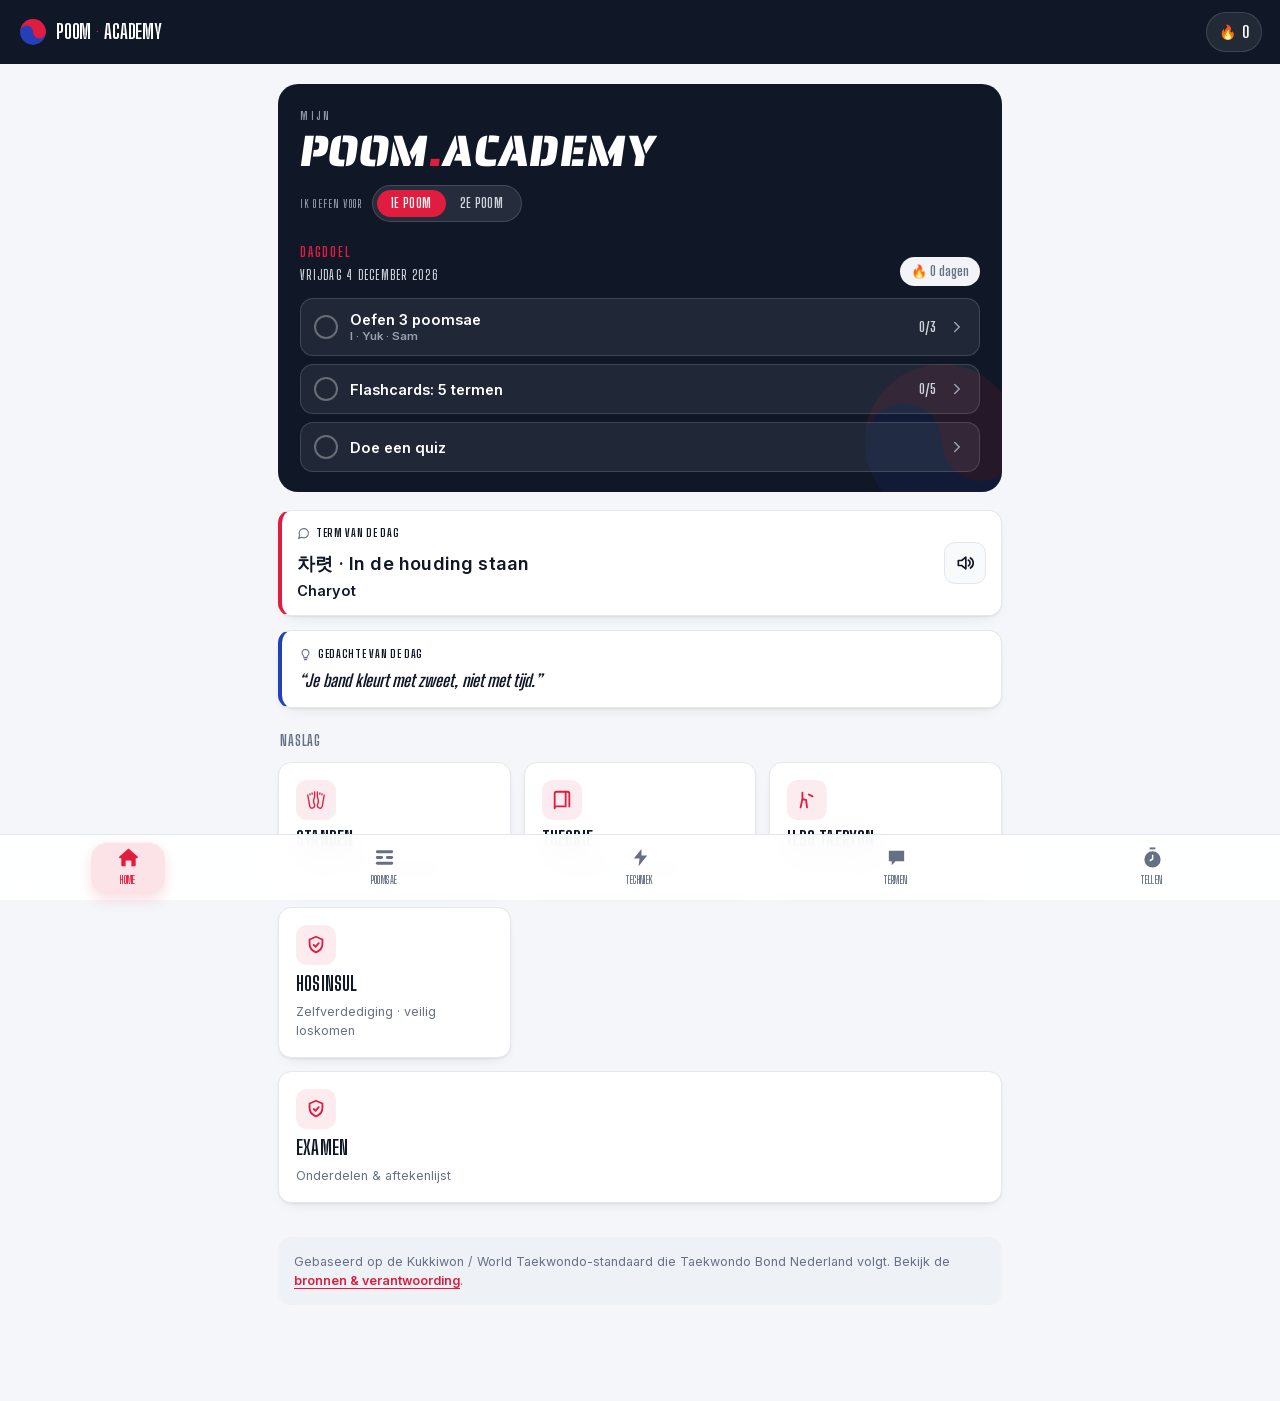
<file: index.html>
<!doctype html>
<html lang="nl">
<head>
<meta charset="utf-8">
<meta name="viewport" content="width=device-width, initial-scale=1, viewport-fit=cover">
<title>Mijn Poom Academy</title>
<meta name="description" content="Leer alles voor je eerste en tweede poom: Taegeuk 1–8, standen, technieken, Koreaanse termen en oefenquizzen. Werkt offline.">
<meta name="theme-color" content="#101828">

<link rel="manifest" href="manifest.webmanifest">
<link rel="icon" href="icon-taeguk-dark.svg">
<link rel="apple-touch-icon" href="icons/apple-touch-180.png">
<meta name="apple-mobile-web-app-capable" content="yes">
<meta name="mobile-web-app-capable" content="yes">
<meta name="apple-mobile-web-app-status-bar-style" content="black-translucent">
<meta name="apple-mobile-web-app-title" content="Poom Academy">

<link rel="stylesheet" href="fonts/inter.css">
<link rel="stylesheet" href="fonts/poster.css">
<link rel="stylesheet" href="app.css">
</head>
<body>

<header class="appbar">
  <span class="brand"><img src="mark-taeguk.svg" alt="">Poom<span class="dot">.</span>Academy</span>
  <span class="streak" id="streak" title="Dagen op rij">
    <span class="flame" aria-hidden="true">🔥</span>
    <b id="streakN">0</b>
  </span>
</header>

<main id="view"><!-- routed content --></main>

<nav class="bottomnav" id="nav">
  <span class="navpill" id="navpill" aria-hidden="true"></span>
  <a href="#/home" data-r="home">
    <span class="ni">
      <svg class="ni-out" viewBox="0 0 24 24" fill="none" stroke="currentColor" stroke-width="2" stroke-linecap="round" stroke-linejoin="round"><path d="M3 11l9-8 9 8"/><path d="M6 10v10h12V10"/></svg>
      <svg class="ni-fill" viewBox="0 0 24 24" fill="currentColor"><path d="M12 2.6 2.5 11a1 1 0 0 0 .66 1.75H4.5V20a1 1 0 0 0 1 1H9v-5a1 1 0 0 1 1-1h4a1 1 0 0 1 1 1v5h3.5a1 1 0 0 0 1-1v-7.25h1.34A1 1 0 0 0 21.5 11z"/></svg>
    </span>
    Home</a>
  <a href="#/poomsae" data-r="poomsae">
    <span class="ni">
      <svg class="ni-out" viewBox="0 0 24 24" fill="none" stroke="currentColor" stroke-width="2"><circle cx="12" cy="12" r="9"/><path d="M12 3a4.5 4.5 0 0 0 0 9 4.5 4.5 0 0 1 0 9" stroke-linecap="round"/></svg>
      <svg class="ni-fill" viewBox="0 0 24 24" fill="currentColor"><rect x="3" y="4.5" width="18" height="3" rx="1.5"/><rect x="3" y="10.5" width="7.5" height="3" rx="1.5"/><rect x="13.5" y="10.5" width="7.5" height="3" rx="1.5"/><rect x="3" y="16.5" width="18" height="3" rx="1.5"/></svg>
    </span>
    Poomsae</a>
  <a href="#/techniek" data-r="techniek">
    <span class="ni">
      <svg class="ni-out" viewBox="0 0 24 24" fill="none" stroke="currentColor" stroke-width="2" stroke-linecap="round" stroke-linejoin="round"><path d="M13 3L5 13h6l-1 8 9-11h-6z"/></svg>
      <svg class="ni-fill" viewBox="0 0 24 24" fill="currentColor"><path d="M13 3L5 13h6l-1 8 9-11h-6z"/></svg>
    </span>
    Techniek</a>
  <a href="#/termen" data-r="termen">
    <span class="ni">
      <svg class="ni-out" viewBox="0 0 24 24" fill="none" stroke="currentColor" stroke-width="2" stroke-linecap="round" stroke-linejoin="round"><path d="M4 5h16v11h-9l-4 4v-4H4z"/></svg>
      <svg class="ni-fill" viewBox="0 0 24 24" fill="currentColor"><path d="M4 5h16v11h-9l-4 4v-4H4z"/></svg>
    </span>
    Termen</a>
  <a href="#/teller" data-r="teller">
    <span class="ni">
      <svg class="ni-out" viewBox="0 0 24 24" fill="none" stroke="currentColor" stroke-width="2" stroke-linecap="round" stroke-linejoin="round"><path d="M9 2h6"/><path d="M12 8v6l4 2"/><circle cx="12" cy="14" r="8"/></svg>
      <svg class="ni-fill" viewBox="0 0 24 24" fill="currentColor"><path d="M9 1.5h6v2H9z"/><path d="M12 5.5a8.5 8.5 0 1 0 0 17 8.5 8.5 0 0 0 0-17Zm.9 3.5v5.1l-3.3 2-.9-1.5 2.7-1.6V9z"/></svg>
    </span>
    Tellen</a>
</nav>

<div class="installbar" id="installbar">
  <img src="icon-taeguk-dark.svg" alt="">
  <div class="it"><b>App installeren</b><br>Zet Poom.Academy op je startscherm — werkt offline.</div>
  <button class="yes" id="installYes">Installeer</button>
  <button class="no" id="installNo">Later</button>
</div>
<div class="toast" id="toast"></div>

<script src="data/curriculum.js"></script>
<script src="app.js"></script>
<script>
  if ('serviceWorker' in navigator) {
    // Onthoud of er al een actieve worker was: alleen dan is een
    // controllerwissel een échte update (en geen eerste installatie).
    var hadController = !!navigator.serviceWorker.controller;
    var reloaded = false;
    navigator.serviceWorker.addEventListener('controllerchange', function(){
      if (!hadController || reloaded) return;
      reloaded = true; window.location.reload();
    });
    window.addEventListener('load', function(){
      navigator.serviceWorker.register('sw.js').then(function(reg){
        // Controleer op updates bij terugkeer naar de app.
        document.addEventListener('visibilitychange', function(){
          if (document.visibilityState === 'visible') reg.update();
        });
      }).catch(function(e){ console.warn('SW mislukt', e); });
    });
  }
</script>
</body>
</html>
</file>
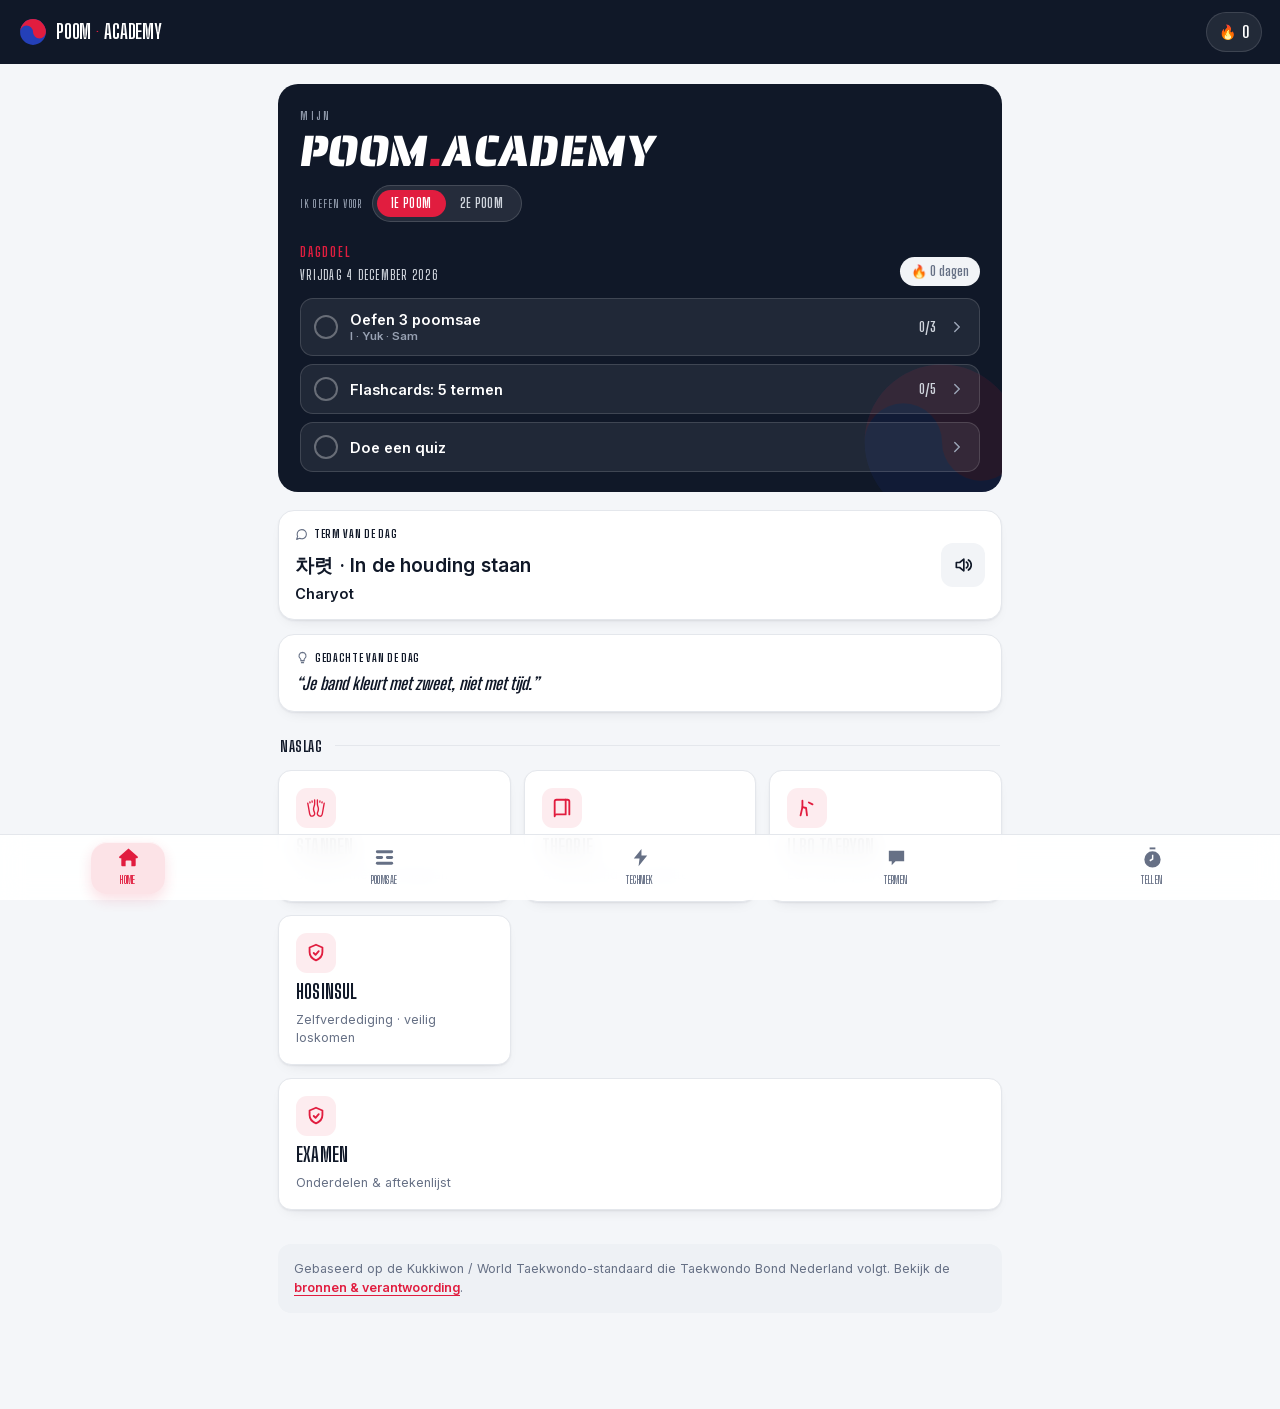
<file: next/index.html>
<!doctype html>
<html lang="nl">
<head>
<meta charset="utf-8">
<meta name="viewport" content="width=device-width, initial-scale=1, viewport-fit=cover">
<title>Poom Academy — Next</title>
<meta name="description" content="Leer alles voor je eerste en tweede poom: Taegeuk 1–8, standen, technieken, Koreaanse termen en oefenquizzen. Werkt offline.">
<meta name="theme-color" content="#101828">

<link rel="manifest" href="manifest.webmanifest">
<link rel="icon" href="../icon-taeguk-dark.svg">
<link rel="apple-touch-icon" href="../icons/apple-touch-180.png">
<meta name="apple-mobile-web-app-capable" content="yes">
<meta name="mobile-web-app-capable" content="yes">
<meta name="apple-mobile-web-app-status-bar-style" content="black-translucent">
<meta name="apple-mobile-web-app-title" content="Poom Next">

<link rel="stylesheet" href="../fonts/inter.css">
<link rel="stylesheet" href="../fonts/poster.css">
<link rel="stylesheet" href="app.css">
</head>
<body>

<header class="appbar">
  <span class="brand"><img src="../mark-taeguk.svg" alt="">Poom<span class="dot">.</span>Academy</span>
  <span class="streak" id="streak" title="Dagen op rij">
    <span class="flame" aria-hidden="true">🔥</span>
    <b id="streakN">0</b>
  </span>
</header>

<main id="view"><!-- routed content --></main>

<nav class="bottomnav" id="nav">
  <span class="navpill" id="navpill" aria-hidden="true"></span>
  <a href="#/home" data-r="home">
    <span class="ni">
      <svg class="ni-out" viewBox="0 0 24 24" fill="none" stroke="currentColor" stroke-width="2" stroke-linecap="round" stroke-linejoin="round"><path d="M3 11l9-8 9 8"/><path d="M6 10v10h12V10"/></svg>
      <svg class="ni-fill" viewBox="0 0 24 24" fill="currentColor"><path d="M12 2.6 2.5 11a1 1 0 0 0 .66 1.75H4.5V20a1 1 0 0 0 1 1H9v-5a1 1 0 0 1 1-1h4a1 1 0 0 1 1 1v5h3.5a1 1 0 0 0 1-1v-7.25h1.34A1 1 0 0 0 21.5 11z"/></svg>
    </span>
    Home</a>
  <a href="#/poomsae" data-r="poomsae">
    <span class="ni">
      <svg class="ni-out" viewBox="0 0 24 24" fill="none" stroke="currentColor" stroke-width="2"><circle cx="12" cy="12" r="9"/><path d="M12 3a4.5 4.5 0 0 0 0 9 4.5 4.5 0 0 1 0 9" stroke-linecap="round"/></svg>
      <svg class="ni-fill" viewBox="0 0 24 24" fill="currentColor"><rect x="3" y="4.5" width="18" height="3" rx="1.5"/><rect x="3" y="10.5" width="7.5" height="3" rx="1.5"/><rect x="13.5" y="10.5" width="7.5" height="3" rx="1.5"/><rect x="3" y="16.5" width="18" height="3" rx="1.5"/></svg>
    </span>
    Poomsae</a>
  <a href="#/techniek" data-r="techniek">
    <span class="ni">
      <svg class="ni-out" viewBox="0 0 24 24" fill="none" stroke="currentColor" stroke-width="2" stroke-linecap="round" stroke-linejoin="round"><path d="M13 3L5 13h6l-1 8 9-11h-6z"/></svg>
      <svg class="ni-fill" viewBox="0 0 24 24" fill="currentColor"><path d="M13 3L5 13h6l-1 8 9-11h-6z"/></svg>
    </span>
    Techniek</a>
  <a href="#/termen" data-r="termen">
    <span class="ni">
      <svg class="ni-out" viewBox="0 0 24 24" fill="none" stroke="currentColor" stroke-width="2" stroke-linecap="round" stroke-linejoin="round"><path d="M4 5h16v11h-9l-4 4v-4H4z"/></svg>
      <svg class="ni-fill" viewBox="0 0 24 24" fill="currentColor"><path d="M4 5h16v11h-9l-4 4v-4H4z"/></svg>
    </span>
    Termen</a>
  <a href="#/teller" data-r="teller">
    <span class="ni">
      <svg class="ni-out" viewBox="0 0 24 24" fill="none" stroke="currentColor" stroke-width="2" stroke-linecap="round" stroke-linejoin="round"><path d="M9 2h6"/><path d="M12 8v6l4 2"/><circle cx="12" cy="14" r="8"/></svg>
      <svg class="ni-fill" viewBox="0 0 24 24" fill="currentColor"><path d="M9 1.5h6v2H9z"/><path d="M12 5.5a8.5 8.5 0 1 0 0 17 8.5 8.5 0 0 0 0-17Zm.9 3.5v5.1l-3.3 2-.9-1.5 2.7-1.6V9z"/></svg>
    </span>
    Tellen</a>
</nav>

<div class="installbar" id="installbar">
  <img src="../icon-taeguk-dark.svg" alt="">
  <div class="it"><b>App installeren</b><br>Zet Poom.Academy op je startscherm — werkt offline.</div>
  <button class="yes" id="installYes">Installeer</button>
  <button class="no" id="installNo">Later</button>
</div>
<div class="toast" id="toast"></div>

<script src="../data/curriculum.js"></script>
<script src="app.js"></script>
<script>
  if ('serviceWorker' in navigator) {
    // Onthoud of er al een actieve worker was: alleen dan is een
    // controllerwissel een échte update (en geen eerste installatie).
    var hadController = !!navigator.serviceWorker.controller;
    var reloaded = false;
    navigator.serviceWorker.addEventListener('controllerchange', function(){
      if (!hadController || reloaded) return;
      reloaded = true; window.location.reload();
    });
    window.addEventListener('load', function(){
      navigator.serviceWorker.register('sw.js').then(function(reg){
        // Controleer op updates bij terugkeer naar de app.
        document.addEventListener('visibilitychange', function(){
          if (document.visibilityState === 'visible') reg.update();
        });
      }).catch(function(e){ console.warn('SW mislukt', e); });
    });
  }
</script>
</body>
</html>
</file>
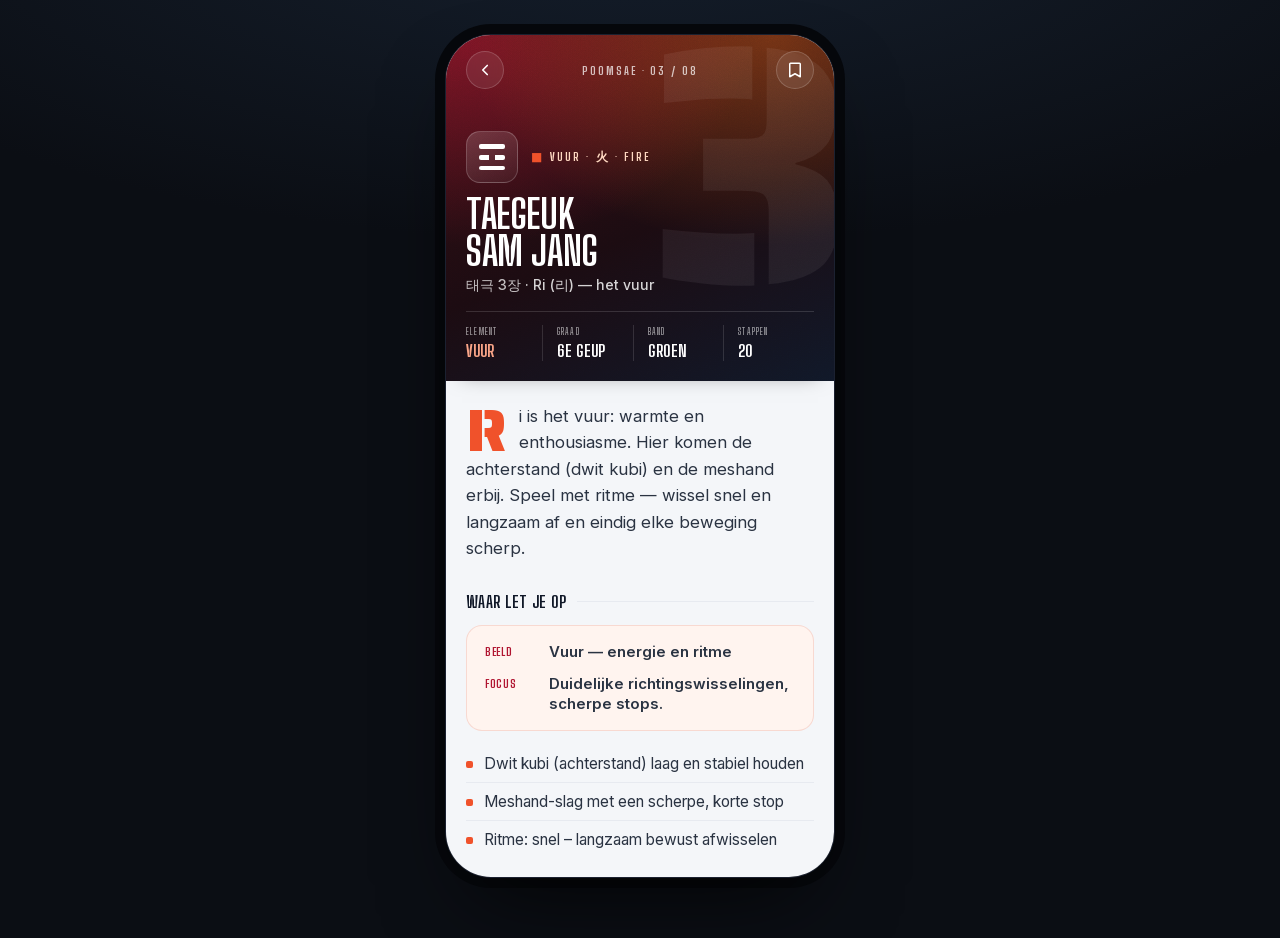
<file: concept.html>
<!doctype html>
<html lang="nl">
<head>
<meta charset="utf-8">
<meta name="viewport" content="width=device-width, initial-scale=1, viewport-fit=cover">
<title>Poom Academy — Concept: Taegeuk Sam Jang</title>
<link rel="stylesheet" href="fonts/inter.css">
<link rel="stylesheet" href="fonts/poster.css">
<style>
  :root{
    --ink:#101828; --mid:#101828; --page:#F4F6F9; --gray:#667085; --line:#E7EAF0;
    --surface:#FFFFFF;
    --text:'Inter',system-ui,-apple-system,'Segoe UI',Roboto,sans-serif;
    --cond:'Big Shoulders Display',system-ui,sans-serif;
    --poster:'Saira Stencil One',system-ui,sans-serif;
    /* Fire element tokens */
    --el:#F0522B; --el-glow:#FF7A18; --el-deep:#B01430; --el-ink:#3A0F14;
    --el-tint:#FFF4EF; --el-line:rgba(207,60,35,.15); --el-hot:#F8A487;
  }
  *{box-sizing:border-box}
  html,body{margin:0}
  body{
    background:
      radial-gradient(120% 60% at 50% -10%, #16202e, transparent 60%),
      #0B0E14;
    min-height:100vh;
    font-family:var(--text);color:var(--ink);
    -webkit-font-smoothing:antialiased;text-rendering:optimizeLegibility;
    display:flex;justify-content:center;align-items:flex-start;
    padding:34px 20px 60px;
  }
  .cond{font-family:var(--cond);text-transform:uppercase;line-height:1.02}
  .poster{font-family:var(--poster);text-transform:uppercase;line-height:.9}

  /* ---------- Device ---------- */
  .device{
    position:relative;width:390px;height:844px;flex:none;
    border-radius:46px;background:#0B0E14;
    padding:0;overflow:hidden;
    box-shadow:0 2px 0 rgba(255,255,255,.05) inset,
      0 40px 90px -30px rgba(0,0,0,.8), 0 0 0 10px #06080C;
    border:1px solid #1b2130;
  }
  .scroll{height:100%;overflow-y:auto;overflow-x:hidden;background:var(--page);
    scrollbar-width:none;position:relative}
  .scroll::-webkit-scrollbar{display:none}

  /* ---------- Collapsing hero ---------- */
  .hero{
    position:sticky;top:0;z-index:30;
    height:calc(346px - var(--t,0) * 280px);
    min-height:66px;
    padding:0 20px;
    color:#fff;overflow:hidden;
    background:
      radial-gradient(135% 105% at 84% 0%, rgba(255,122,24,calc(.34 - var(--t,0)*.18)), transparent 58%),
      radial-gradient(120% 95% at 4% 2%, rgba(225,29,63,calc(.40 - var(--t,0)*.22)), transparent 62%),
      linear-gradient(158deg, #3A0F14 0%, #1B0B11 55%, #101828 100%);
    box-shadow:0 8px 20px -16px rgba(0,0,0,.5);
    transition:box-shadow .3s;
    display:flex;flex-direction:column;
  }
  .hero::after{ /* grain */
    content:"";position:absolute;inset:0;pointer-events:none;opacity:.28;mix-blend-mode:overlay;
    background-image:url('data:image/svg+xml;utf8,<svg xmlns="http://www.w3.org/2000/svg" width="140" height="140"><filter id="n"><feTurbulence type="fractalNoise" baseFrequency="0.9" numOctaves="2" stitchTiles="stitch"/><feColorMatrix type="saturate" values="0"/></filter><rect width="140" height="140" filter="url(%23n)" opacity="0.5"/></svg>');
  }
  .hero .watermark{
    position:absolute;top:calc(-40px + var(--t,0)*20px);right:-6px;
    font-family:var(--poster);font-size:340px;line-height:1;color:rgba(255,255,255,.06);
    opacity:calc(1 - var(--t,0)*1.6);transform:scale(calc(1 - var(--t,0)*.2));transform-origin:top right;
    pointer-events:none;user-select:none;letter-spacing:-.04em;
  }

  /* top control row — always visible */
  .htop{position:relative;z-index:3;display:flex;align-items:center;justify-content:space-between;
    padding-top:calc(16px - var(--t,0)*4px);flex:none}
  .iconbtn{width:38px;height:38px;border-radius:50%;border:1px solid rgba(255,255,255,.18);
    background:rgba(255,255,255,.08);color:#fff;display:grid;place-items:center;cursor:pointer;
    -webkit-backdrop-filter:blur(6px);backdrop-filter:blur(6px)}
  .iconbtn svg{width:18px;height:18px}
  .kicker{font-family:var(--cond);font-weight:700;text-transform:uppercase;letter-spacing:.16em;
    font-size:12px;color:rgba(255,255,255,.72);opacity:calc(1 - var(--t,0)*2);transition:opacity .1s}

  /* compact title (fades in on scroll) */
  .compacttitle{position:absolute;left:0;right:0;top:0;height:66px;display:flex;align-items:center;
    justify-content:center;z-index:2;opacity:calc(var(--t,0)*var(--t,0));pointer-events:none}
  .compacttitle b{font-family:var(--cond);text-transform:uppercase;font-size:18px;font-weight:700;
    letter-spacing:.01em;white-space:nowrap;overflow:hidden;text-overflow:ellipsis}

  /* expanded hero body (fades out) */
  .hbody{position:relative;z-index:3;margin-top:auto;padding-bottom:20px;
    opacity:calc(1 - var(--t,0)*1.25);transform:translateY(calc(var(--t,0)*-4px));
    transition:opacity .1s}
  .emblem{display:flex;align-items:center;gap:13px;margin-bottom:13px}
  .trig{width:52px;height:52px;border-radius:14px;flex:none;display:flex;flex-direction:column;
    justify-content:center;gap:6px;padding:12px;
    background:linear-gradient(150deg, rgba(255,255,255,.16), rgba(255,255,255,.04));
    border:1px solid rgba(255,255,255,.20)}
  .trig i{height:5px;border-radius:2px;background:#fff}
  .trig i.broken{background:linear-gradient(to right,#fff 0 40%,transparent 40% 60%,#fff 60% 100%)}
  .eyebrow{font-family:var(--cond);font-weight:700;text-transform:uppercase;letter-spacing:.18em;
    font-size:12px;color:#FFD9C2}
  .eyebrow .flame{color:var(--el)}
  h1.title{font-family:var(--cond);text-transform:uppercase;font-weight:800;letter-spacing:-.01em;
    font-size:40px;line-height:.92;margin:2px 0 6px}
  .sub{font-size:14px;color:rgba(255,255,255,.82);font-weight:500}
  .sub .han{opacity:.9}

  .metastrip{display:flex;gap:0;margin-top:16px;border-top:1px solid rgba(255,255,255,.14);
    padding-top:13px}
  .metastrip .m{flex:1;position:relative;padding-right:8px}
  .metastrip .m + .m{padding-left:14px;border-left:1px solid rgba(255,255,255,.13)}
  .metastrip .ml{font-family:var(--cond);text-transform:uppercase;letter-spacing:.12em;font-size:10px;
    color:rgba(255,255,255,.6);margin-bottom:3px}
  .metastrip .mv{font-family:var(--cond);text-transform:uppercase;font-weight:700;font-size:17px}
  .metastrip .mv.hot{color:var(--el-hot)}

  /* scroll progress hairline under compact bar */
  .progress{position:absolute;left:0;bottom:0;height:2px;width:100%;z-index:4;
    background:rgba(255,255,255,.10);opacity:var(--t,0)}
  .progress i{display:block;height:100%;width:var(--p,0%);
    background:var(--el)}

  /* ---------- Body ---------- */
  .body{padding:22px 20px 40px;position:relative}
  .lead{font-size:16.5px;line-height:1.6;color:#2A3342;margin:0 0 8px}
  .lead .drop{float:left;font-family:var(--poster);font-size:60px;line-height:.7;padding:6px 12px 0 0;
    color:var(--el);}

  .sectlabel{display:flex;align-items:center;gap:10px;margin:30px 0 13px}
  .sectlabel h4{font-family:var(--cond);text-transform:uppercase;font-size:17px;font-weight:700;letter-spacing:.02em;margin:0}
  .sectlabel .ln{flex:1;height:1px;background:var(--line)}
  .sectlabel .cnt{font-family:var(--cond);font-weight:700;color:var(--el);font-size:15px}

  .focuscard{position:relative;border-radius:16px;
    background:var(--el-tint);
    border:1px solid var(--el-line);padding:16px 18px}
  .focuscard .row{display:flex;gap:12px}
  .focuscard .row + .row{margin-top:11px}
  .focuscard .tag{font-family:var(--cond);text-transform:uppercase;letter-spacing:.06em;font-weight:700;
    font-size:12px;color:var(--el-deep);width:52px;flex:none;padding-top:2px}
  .focuscard .val{font-size:15px;font-weight:600;color:#2A3342;line-height:1.35}

  ul.focus{list-style:none;margin:14px 0 0;padding:0}
  ul.focus li{display:flex;gap:11px;align-items:flex-start;padding:9px 0;font-size:15.5px;color:#2A3342}
  ul.focus li + li{border-top:1px solid var(--line)}
  ul.focus .dot{width:7px;height:7px;flex:none;margin-top:7px;border-radius:2px;
    background:var(--el)}

  /* technique cards */
  .techwrap{position:relative}
  .techwrap .bighan{position:absolute;right:-8px;top:-58px;font-family:var(--text);font-weight:800;
    font-size:150px;color:rgba(16,24,40,.035);z-index:0;pointer-events:none;letter-spacing:-.04em}
  .tcard{position:relative;z-index:1;display:flex;align-items:center;gap:14px;background:var(--surface);
    border:1px solid var(--line);border-radius:16px;padding:14px 16px;margin-bottom:10px}
  .tcard .txt{flex:1;min-width:0}
  .tcard .han{font-size:23px;font-weight:700;letter-spacing:-.01em;line-height:1.15}
  .tcard .rom{font-size:15px;font-weight:700;color:var(--ink);margin-top:1px}
  .tcard .nl{font-size:13.5px;color:var(--gray)}
  .tcard .spk{width:42px;height:42px;flex:none;border-radius:12px;border:0;
    background:var(--el-tint);color:var(--el-deep);display:grid;place-items:center;cursor:pointer}
  .tcard .spk svg{width:20px;height:20px}

  .chips{display:flex;flex-wrap:wrap;gap:9px;margin-top:4px}
  .chip{display:inline-flex;align-items:center;background:var(--el-tint);border:1px solid var(--el-line);
    border-radius:999px;padding:9px 15px;font-weight:600;font-size:14px;color:var(--el-deep)}

  .watch{display:inline-flex;align-items:center;gap:10px;margin-top:18px;width:100%;justify-content:center;
    background:var(--mid);color:#fff;border:0;border-radius:14px;padding:15px;font-family:var(--cond);
    text-transform:uppercase;font-weight:700;letter-spacing:.03em;font-size:16px;cursor:pointer;
    box-shadow:0 6px 16px -12px rgba(16,24,40,.4)}
  .watch svg{width:20px;height:20px}
  .watch .pl{color:var(--el-hot)}

  .note{margin-top:26px;background:#EEF1F5;border-radius:13px;padding:14px 15px;font-size:13.5px;color:var(--gray)}
  @media (prefers-reduced-motion: reduce){*{transition:none!important}}
</style>
</head>
<body>
  <div class="device">
    <div class="scroll" id="sc">
      <header class="hero" id="hero">
        <div class="watermark poster">3</div>
        <div class="htop">
          <button class="iconbtn" aria-label="Terug"><svg viewBox="0 0 24 24" fill="none" stroke="currentColor" stroke-width="2.2" stroke-linecap="round" stroke-linejoin="round"><path d="M15 18l-6-6 6-6"/></svg></button>
          <span class="kicker">Poomsae · 03 / 08</span>
          <button class="iconbtn" aria-label="Bewaren"><svg viewBox="0 0 24 24" fill="none" stroke="currentColor" stroke-width="2" stroke-linecap="round" stroke-linejoin="round"><path d="M6 3h12a1 1 0 0 1 1 1v17l-7-4-7 4V4a1 1 0 0 1 1-1z"/></svg></button>
        </div>
        <div class="compacttitle"><b class="cond">Taegeuk Sam Jang</b></div>
        <div class="hbody">
          <div class="emblem">
            <div class="trig" aria-hidden="true"><i></i><i class="broken"></i><i></i></div>
            <div>
              <div class="eyebrow"><span class="flame">&#9632;</span> Vuur · &#28779; · Fire</div>
            </div>
          </div>
          <h1 class="title">Taegeuk<br>Sam Jang</h1>
          <div class="sub"><span class="han">&#53468;&#44537; 3&#51109;</span> · Ri (&#47532;) — het vuur</div>
          <div class="metastrip">
            <div class="m"><div class="ml">Element</div><div class="mv hot">Vuur</div></div>
            <div class="m"><div class="ml">Graad</div><div class="mv">6e geup</div></div>
            <div class="m"><div class="ml">Band</div><div class="mv">Groen</div></div>
            <div class="m"><div class="ml">Stappen</div><div class="mv">20</div></div>
          </div>
        </div>
        <div class="progress"><i id="pbar"></i></div>
      </header>

      <div class="body">
        <p class="lead"><span class="drop poster">R</span>i is het vuur: warmte en enthousiasme. Hier komen de achterstand (dwit kubi) en de meshand erbij. Speel met ritme — wissel snel en langzaam af en eindig elke beweging scherp.</p>

        <div class="sectlabel"><h4>Waar let je op</h4><span class="ln"></span></div>
        <div class="focuscard">
          <div class="row"><span class="tag">Beeld</span><span class="val">Vuur — energie en ritme</span></div>
          <div class="row"><span class="tag">Focus</span><span class="val">Duidelijke richtingswisselingen, scherpe stops.</span></div>
        </div>
        <ul class="focus">
          <li><span class="dot"></span><span>Dwit kubi (achterstand) laag en stabiel houden</span></li>
          <li><span class="dot"></span><span>Meshand-slag met een scherpe, korte stop</span></li>
          <li><span class="dot"></span><span>Ritme: snel &ndash; langzaam bewust afwisselen</span></li>
        </ul>

        <div class="sectlabel"><h4>Nieuwe technieken</h4><span class="ln"></span><span class="cnt">2</span></div>
        <div class="techwrap">
          <div class="bighan">&#49912;</div>
          <div class="tcard">
            <div class="txt">
              <div class="han">&#49552;&#45216; &#47416;&#44592;</div>
              <div class="rom">Sonnal makgi</div>
              <div class="nl">Meshand-blok (in achterstand)</div>
            </div>
            <button class="spk" aria-label="Uitspreken"><svg viewBox="0 0 24 24" fill="none" stroke="currentColor" stroke-width="2" stroke-linecap="round" stroke-linejoin="round"><path d="M11 5 6 9H2v6h4l5 4V5z"/><path d="M15.5 8.5a5 5 0 0 1 0 7"/><path d="M19 5a9 9 0 0 1 0 14"/></svg></button>
          </div>
          <div class="tcard">
            <div class="txt">
              <div class="han">&#49552;&#45216; &#47785;&#52824;&#44592;</div>
              <div class="rom">Sonnal mok chigi</div>
              <div class="nl">Meshand-slag naar de nek</div>
            </div>
            <button class="spk" aria-label="Uitspreken"><svg viewBox="0 0 24 24" fill="none" stroke="currentColor" stroke-width="2" stroke-linecap="round" stroke-linejoin="round"><path d="M11 5 6 9H2v6h4l5 4V5z"/><path d="M15.5 8.5a5 5 0 0 1 0 7"/><path d="M19 5a9 9 0 0 1 0 14"/></svg></button>
          </div>
        </div>

        <div class="sectlabel"><h4>Standen in deze vorm</h4><span class="ln"></span></div>
        <div class="chips">
          <span class="chip">Ap seogi</span>
          <span class="chip">Ap kubi</span>
          <span class="chip">Dwit kubi</span>
        </div>

        <button class="watch"><svg class="pl" viewBox="0 0 24 24" fill="currentColor"><path d="M7 4.5l13 7.5-13 7.5z"/></svg> Bekijk de vorm</button>

        <div class="note">Gebaseerd op de Kukkiwon / World Taekwondo-standaard die de Taekwondo Bond Nederland volgt.</div>
      </div>
    </div>
  </div>

<script>
  var sc = document.getElementById('sc'), hero = document.getElementById('hero'), pbar = document.getElementById('pbar');
  var COLLAPSE = 250;
  function onScroll(){
    var y = sc.scrollTop;
    var t = Math.min(1, y / COLLAPSE);
    hero.style.setProperty('--t', t.toFixed(4));
    var max = sc.scrollHeight - sc.clientHeight;
    pbar.style.width = (max > 0 ? (y / max * 100) : 0).toFixed(1) + '%';
  }
  sc.addEventListener('scroll', onScroll, {passive:true});
  // allow ?y=NNN to preset scroll for static renders
  var m = location.search.match(/y=(\d+)/);
  function applyY(){ if(m){ sc.scrollTop = parseInt(m[1],10); } onScroll(); }
  window.addEventListener('load', function(){ applyY(); requestAnimationFrame(applyY); });
  if(document.fonts && document.fonts.ready){ document.fonts.ready.then(applyY); }
  onScroll();
</script>
</body>
</html>
</file>
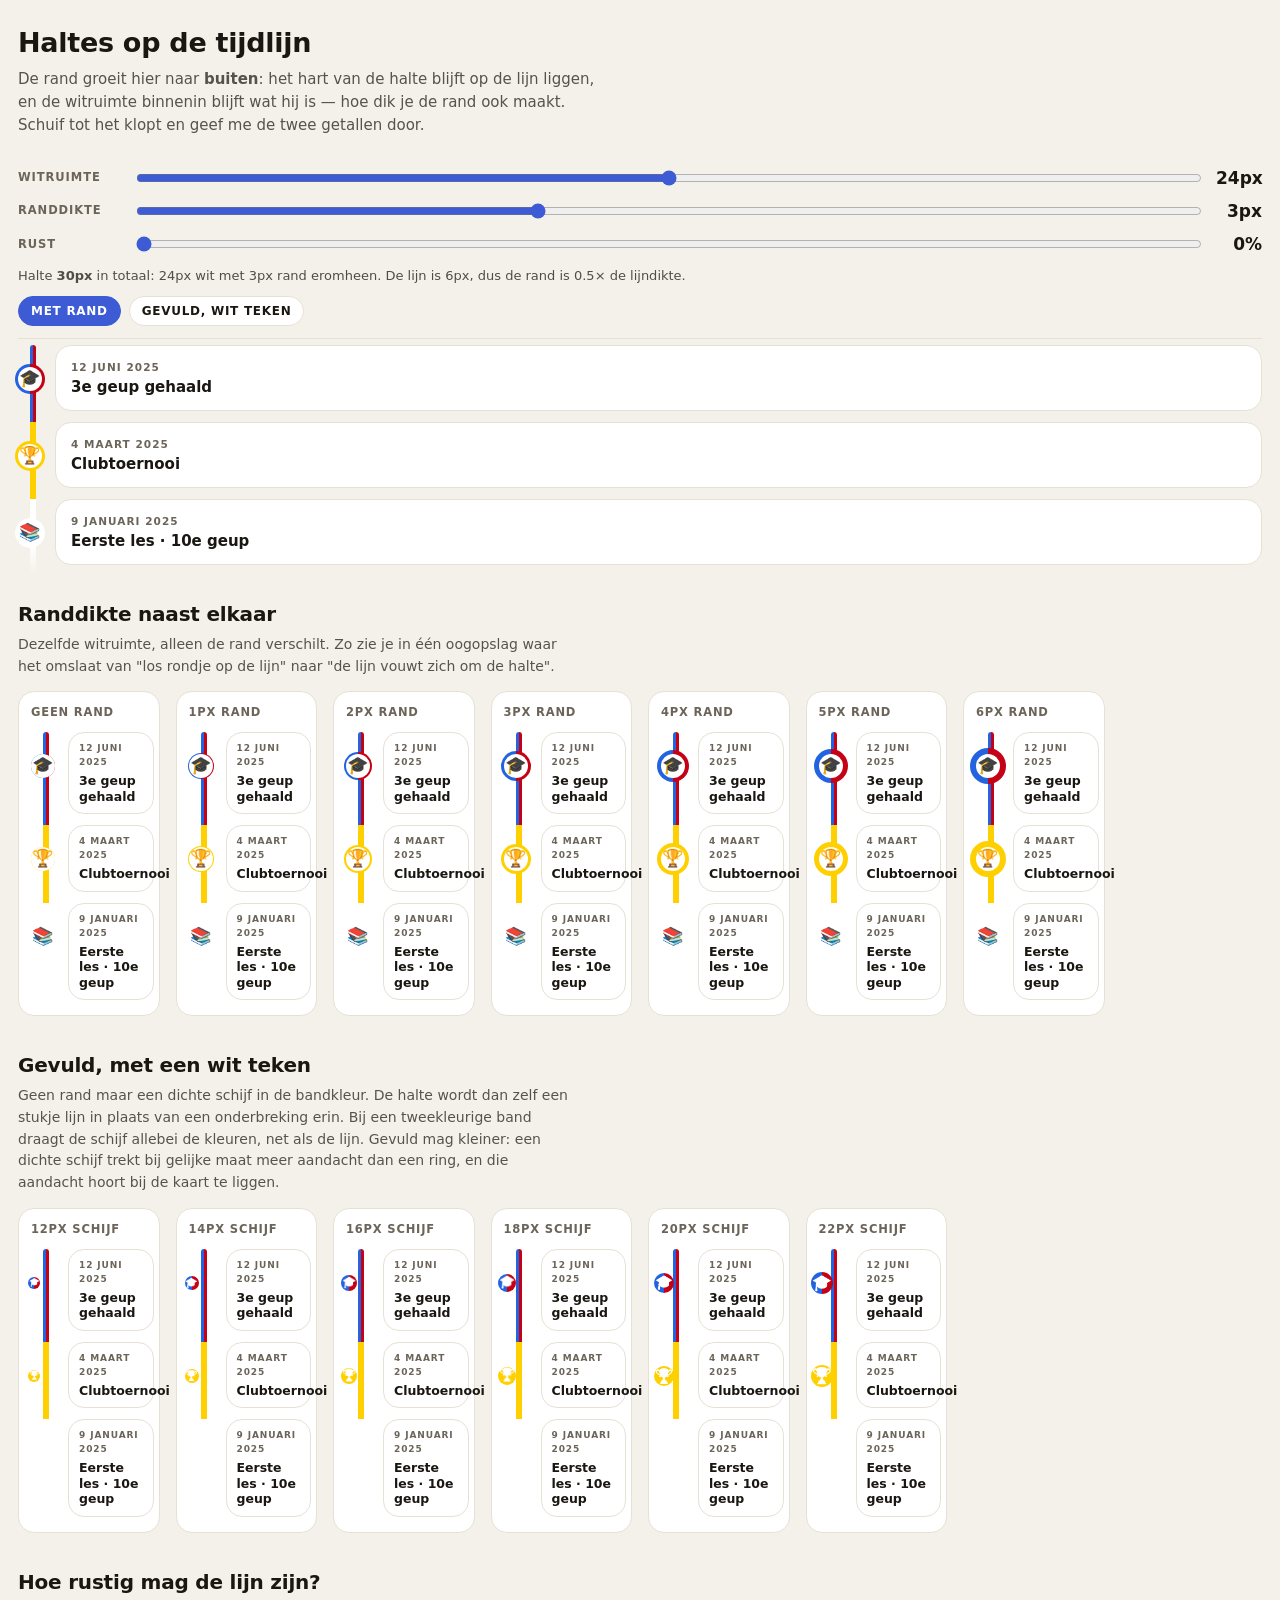
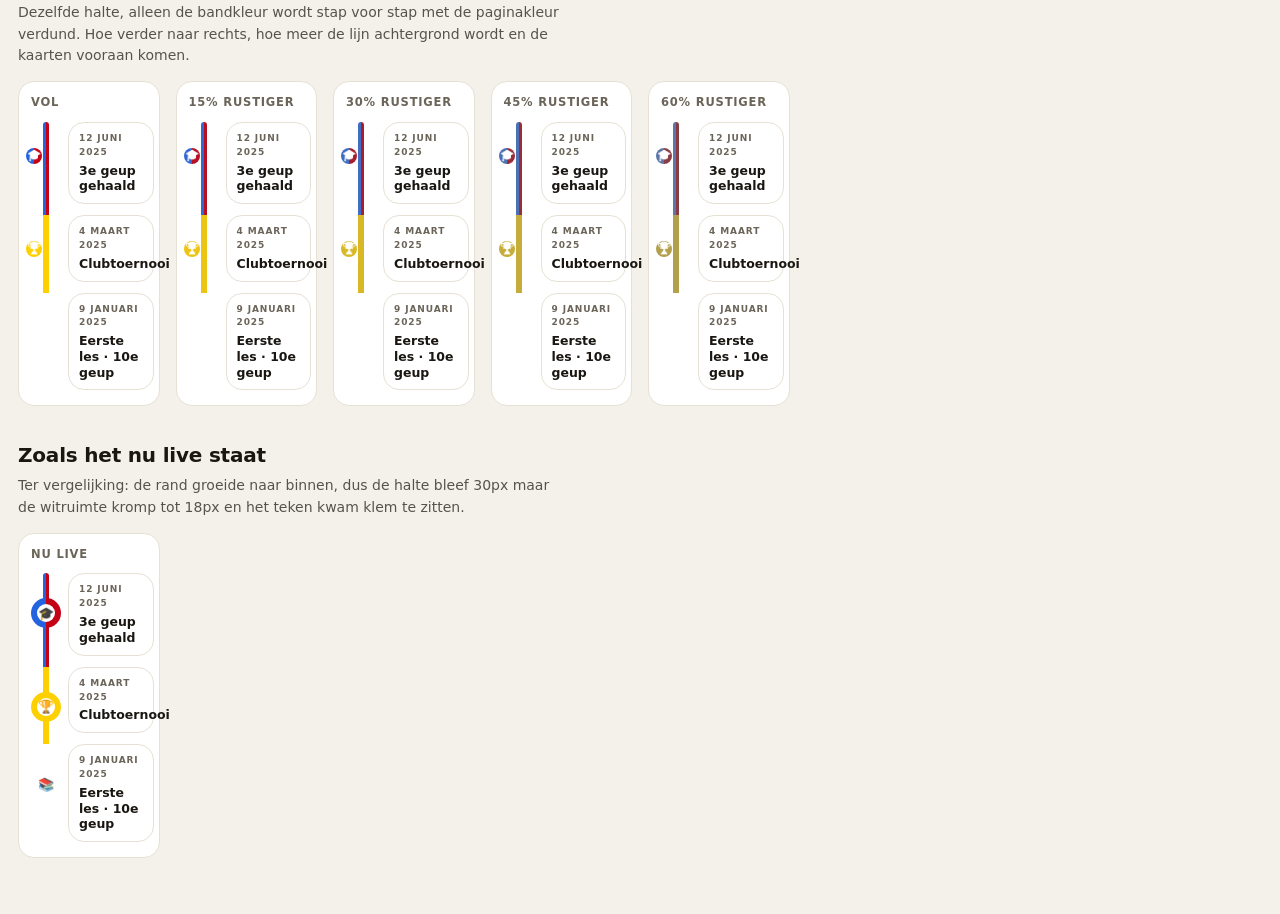
<file: halte-voorstel.html>
<!doctype html>
<html lang="nl">
<head>
<meta charset="utf-8">
<meta name="viewport" content="width=device-width,initial-scale=1,viewport-fit=cover">
<title>Poom Academy — haltes op de tijdlijn</title>
<style>
  :root{
    --page:#F4F1EA; --surface:#FFFFFF; --ink:#1A1712; --gray:#6B6459;
    --line:#E7E1D5; --soft:#EFEADF;
    /* Dezelfde twee stapels als de app, zodat de preview klopt met je telefoon. */
    --cond:'Big Shoulders Display','Oswald',system-ui,sans-serif;
    --text:'Inter',system-ui,-apple-system,'Segoe UI',Roboto,sans-serif;
  }
  *{box-sizing:border-box}
  body{margin:0;background:var(--page);color:var(--ink);font:15px/1.55 var(--text);
    padding:22px 18px calc(56px + env(safe-area-inset-bottom));-webkit-text-size-adjust:100%}
  h1{font-family:var(--cond);font-weight:800;font-size:27px;letter-spacing:-.01em;margin:0 0 4px}
  h2{font-family:var(--cond);font-weight:800;font-size:20px;margin:34px 0 2px;letter-spacing:-.01em}
  .lead{opacity:.72;margin:0 0 10px;max-width:62ch}
  p.note{opacity:.72;margin:4px 0 14px;max-width:62ch;font-size:14px}

  /* ---------- de nagebouwde tijdlijn ---------- */
  /* Exact de maten uit de app: lijst met 37px inspringing, lijn 6px op left:-25px, halte
     gecentreerd op datzelfde hart. Alleen de halte zelf is hier instelbaar. */
  .tl{position:relative;padding-left:37px}
  .it{position:relative;margin-bottom:11px}
  .it::before{content:"";position:absolute;left:-25px;width:6px;top:0;bottom:-11px;
    background:var(--c,var(--line))}
  .tl>.it:first-child::before{border-radius:3px 3px 0 0}
  .tl>.it:last-child::before{-webkit-mask:linear-gradient(180deg,#000 58%,transparent);
    mask:linear-gradient(180deg,#000 58%,transparent)}
  .kaart{position:relative;border:1px solid var(--line);border-radius:16px;
    padding:13px 15px;background:var(--surface)}
  .kaart .d{font-family:var(--cond);text-transform:uppercase;letter-spacing:.1em;
    font-size:10.5px;font-weight:700;color:var(--gray);margin-bottom:3px}
  .kaart .t{font-size:15px;font-weight:700;line-height:1.25}

  /* De halte. --in is de witruimte binnenin, --ring de dikte van de rand. De rand groeit naar
     BUITEN: left/top schuiven met de ring mee, zodat het hart precies op de lijn blijft liggen
     hoeveel rand je er ook omheen legt. De rand is geschilderd in plaats van een border, want
     een tweekleurige band moet twee kleuren in die ring kwijt. */
  .dot{position:absolute;
    left:calc(-37px - var(--ring));
    top:calc(25px - var(--ring) + (18px - var(--in)) / 2);
    width:calc(var(--in) + 2 * var(--ring));height:calc(var(--in) + 2 * var(--ring));
    border-radius:50%;display:grid;place-items:center;line-height:1;
    font-size:calc(var(--in) * .72);padding:var(--ring);
    background:linear-gradient(var(--surface),var(--surface)) content-box no-repeat,
      var(--r,var(--line)) border-box no-repeat}
  /* Gevuld: geen ring maar een dichte schijf in de bandkleur, met het teken er wit bovenop.
     Emoji zijn niet wit te krijgen, dus ze worden tot silhouet gerekend: eerst helemaal zwart,
     dan omgekeerd naar wit. Dat werkt voor elk teken dat er ooit bij komt. */
  .gevuld .dot{padding:0;width:var(--in);height:var(--in);
    left:calc(-37px + (18px - var(--in)) / 2 - 6px);
    top:calc(25px + (18px - var(--in)) / 2);
    background:var(--r,var(--line))}
  .gevuld .dot span{filter:brightness(0) invert(1)}
  /* Het oude gedrag, puur als ijkpunt: de rand groeide naar binnen, dus de halte bleef 30px
     maar de witruimte kromp van 30 naar 18. */
  .oud .dot{left:-37px;top:25px;width:30px;height:30px;padding:6px;font-size:13px}

  /* ---------- bediening ---------- */
  .paneel{position:sticky;top:0;z-index:5;background:var(--page);
    padding:10px 0 12px;margin-bottom:6px;border-bottom:1px solid var(--line)}
  .rij{display:flex;align-items:center;gap:12px;margin:7px 0}
  .rij label{font-family:var(--cond);text-transform:uppercase;letter-spacing:.08em;
    font-size:11.5px;font-weight:700;color:var(--gray);width:104px;flex:none}
  .rij input[type=range]{flex:1;accent-color:#3E5BD6}
  .rij .v{font-family:var(--cond);font-weight:800;font-size:17px;width:46px;text-align:right}
  .uitkomst{font-size:13px;opacity:.75;margin:8px 0 0}
  .uitkomst b{font-variant-numeric:tabular-nums}
  .knoppen{display:flex;gap:8px;margin-top:10px;flex-wrap:wrap}
  .knoppen button{font-family:var(--cond);text-transform:uppercase;letter-spacing:.06em;
    font-size:12px;font-weight:700;padding:7px 12px;border-radius:999px;cursor:pointer;
    border:1px solid var(--line);background:var(--surface);color:var(--ink)}
  .knoppen button.on{background:#3E5BD6;border-color:#3E5BD6;color:#fff}

  /* ---------- de vaste rij ter vergelijking ---------- */
  .strip{display:grid;grid-template-columns:repeat(auto-fill,minmax(132px,1fr));gap:16px;margin-top:12px}
  .vak{background:var(--surface);border:1px solid var(--line);border-radius:16px;padding:12px 12px 4px}
  .vak h3{font-family:var(--cond);text-transform:uppercase;letter-spacing:.07em;font-size:11.5px;
    font-weight:700;color:var(--gray);margin:0 0 10px}
  .vak .tl{padding-left:30px;transform:translateX(7px)}
  .vak .kaart{padding:9px 10px}
  .vak .kaart .t{font-size:12.5px}
  .vak .kaart .d{font-size:9px}
</style>
</head>
<body>

<h1>Haltes op de tijdlijn</h1>
<p class="lead">De rand groeit hier naar <b>buiten</b>: het hart van de halte blijft op de lijn
liggen, en de witruimte binnenin blijft wat hij is — hoe dik je de rand ook maakt. Schuif tot het
klopt en geef me de twee getallen door.</p>

<div class="paneel">
  <div class="rij">
    <label for="s-in">Witruimte</label>
    <input id="s-in" type="range" min="14" max="34" step="1" value="24">
    <span class="v" id="v-in">24px</span>
  </div>
  <div class="rij">
    <label for="s-ring">Randdikte</label>
    <input id="s-ring" type="range" min="0" max="8" step="1" value="3">
    <span class="v" id="v-ring">3px</span>
  </div>
  <div class="rij">
    <label for="s-rust">Rust</label>
    <input id="s-rust" type="range" min="0" max="60" step="5" value="0">
    <span class="v" id="v-rust">0%</span>
  </div>
  <p class="uitkomst" id="uitkomst"></p>
  <div class="knoppen">
    <button data-stijl="ring" class="on">Met rand</button>
    <button data-stijl="gevuld">Gevuld, wit teken</button>
  </div>
</div>

<div id="live"></div>

<h2>Randdikte naast elkaar</h2>
<p class="note">Dezelfde witruimte, alleen de rand verschilt. Zo zie je in één oogopslag waar het
omslaat van "los rondje op de lijn" naar "de lijn vouwt zich om de halte".</p>
<div class="strip" id="strip-ring"></div>

<h2>Gevuld, met een wit teken</h2>
<p class="note">Geen rand maar een dichte schijf in de bandkleur. De halte wordt dan zelf een
stukje lijn in plaats van een onderbreking erin. Bij een tweekleurige band draagt de schijf
allebei de kleuren, net als de lijn. Gevuld mag kleiner: een dichte schijf trekt bij gelijke maat
meer aandacht dan een ring, en die aandacht hoort bij de kaart te liggen.</p>
<div class="strip" id="strip-vul"></div>

<h2>Hoe rustig mag de lijn zijn?</h2>
<p class="note">Dezelfde halte, alleen de bandkleur wordt stap voor stap met de paginakleur
verdund. Hoe verder naar rechts, hoe meer de lijn achtergrond wordt en de kaarten vooraan komen.</p>
<div class="strip" id="strip-rust"></div>

<h2>Zoals het nu live staat</h2>
<p class="note">Ter vergelijking: de rand groeide naar binnen, dus de halte bleef 30px maar de
witruimte kromp tot 18px en het teken kwam klem te zitten.</p>
<div class="strip" id="strip-oud"></div>

<script>
  // Drie haltes die samen alle gevallen laten zien: een tweekleurige band, een effen band en
  // de witte band. Die laatste krijgt vol wit, net als de lijn: op de crèmekleurige pagina leest
  // wit wél als wit, en een gedempte grijze ring zou de 10e geup juist zijn kleur afpakken.
  var BLAUW = '#2463E0', ROOD = '#C50116', GEEL = '#FFD000', WIT = '#FFFFFF';
  var BASIS = [
    { ico:'🎓', kleuren:[BLAUW, ROOD], d:'12 juni 2025',    t:'3e geup gehaald' },
    { ico:'🏆', kleuren:[GEEL],        d:'4 maart 2025',    t:'Clubtoernooi' },
    { ico:'📚', kleuren:[WIT],         d:'9 januari 2025',  t:'Eerste les · 10e geup' }
  ];
  // Minder verzadigd betekent: dezelfde kleur, minder kleur erin. Dus naar grijs toe en niet naar
  // de paginakleur — anders verschuift de tint ook en wordt rood ineens roze-beige. Daarom via
  // HSL, waar verzadiging een eigen knop is. Wit heeft geen verzadiging en blijft dus wit.
  function ontzadig(hex, pct){
    if (!pct) return hex;
    var r = parseInt(hex.slice(1,3),16)/255, g = parseInt(hex.slice(3,5),16)/255, b = parseInt(hex.slice(5,7),16)/255;
    var mx = Math.max(r,g,b), mn = Math.min(r,g,b), l = (mx+mn)/2, h = 0, sat = 0;
    if (mx !== mn) {
      var d = mx - mn;
      sat = l > .5 ? d/(2-mx-mn) : d/(mx+mn);
      h = mx === r ? (g-b)/d + (g<b?6:0) : mx === g ? (b-r)/d + 2 : (r-g)/d + 4;
      h /= 6;
    }
    sat *= (1 - pct/100);
    function kan(p,q,t){ if(t<0)t+=1; if(t>1)t-=1;
      if(t<1/6) return p+(q-p)*6*t; if(t<1/2) return q; if(t<2/3) return p+(q-p)*(2/3-t)*6; return p; }
    var q = l < .5 ? l*(1+sat) : l+sat-l*sat, p2 = 2*l-q;
    var uit = [kan(p2,q,h+1/3), kan(p2,q,h), kan(p2,q,h-1/3)];
    return '#' + uit.map(function(v){ return ('0'+Math.round(v*255).toString(16)).slice(-2); }).join('').toUpperCase();
  }
  function verf(kleuren, rust){
    var k = kleuren.map(function(c){ return ontzadig(c, rust); });
    return k.length === 2 ? 'linear-gradient(90deg,' + k[0] + ' 0 50%,' + k[1] + ' 50% 100%)' : k[0];
  }
  function tlHtml(rust){
    return '<div class="tl">' + BASIS.map(function(h){
      var v = verf(h.kleuren, rust);
      return '<div class="it" style="--c:' + v + ';--r:' + v + '">' +
        '<span class="dot"><span>' + h.ico + '</span></span>' +
        '<div class="kaart"><div class="d">' + h.d + '</div><div class="t">' + h.t + '</div></div>' +
      '</div>';
    }).join('') + '</div>';
  }
  function vak(titel, stijl, inn, ring, rust){
    return '<div class="vak ' + stijl + '" style="--in:' + inn + 'px;--ring:' + ring + 'px">' +
      '<h3>' + titel + '</h3>' + tlHtml(rust || 0) + '</div>';
  }

  var live = document.getElementById('live'),
      sIn = document.getElementById('s-in'), sRing = document.getElementById('s-ring'),
      sRust = document.getElementById('s-rust'),
      vIn = document.getElementById('v-in'), vRing = document.getElementById('v-ring'),
      vRust = document.getElementById('v-rust'),
      uit = document.getElementById('uitkomst'), stijl = 'ring';
  // Een gevulde schijf trekt bij gelijke maat meer aandacht dan een ring, dus die stijl heeft
  // zijn eigen, kleinere uitgangsmaat. Wissel je van stijl, dan gaat de schuif daarheen mee.
  var maat = { ring:24, gevuld:18 };

  function teken(){
    var inn = +sIn.value, ring = +sRing.value, rust = +sRust.value;
    maat[stijl] = inn;
    vIn.textContent = inn + 'px';
    vRing.textContent = ring + 'px';
    vRust.textContent = rust + '%';
    uit.innerHTML = (stijl === 'gevuld'
      ? 'Schijf van <b>' + inn + 'px</b>, teken <b>' + Math.round(inn * .72) + 'px</b>.'
      : 'Halte <b>' + (inn + 2 * ring) + 'px</b> in totaal: ' + inn + 'px wit met ' + ring +
        'px rand eromheen. De lijn is 6px, dus de rand is ' +
        (ring === 0 ? 'er niet' : (ring / 6).toFixed(2).replace(/0+$/, '').replace(/\.$/, '') +
        '\u00d7 de lijndikte') + '.')
      + (rust ? ' Kleur <b>' + rust + '%</b> ontzadigd — geel wordt ' + ontzadig('#FFD000', rust) + '.' : '');
    live.className = stijl === 'gevuld' ? 'gevuld' : '';
    live.setAttribute('style', '--in:' + inn + 'px;--ring:' + ring + 'px');
    live.innerHTML = tlHtml(rust);
  }
  sIn.addEventListener('input', teken);
  sRing.addEventListener('input', teken);
  sRust.addEventListener('input', teken);
  [].forEach.call(document.querySelectorAll('.knoppen button'), function(b){
    b.addEventListener('click', function(){
      stijl = b.getAttribute('data-stijl');
      sIn.value = maat[stijl];
      [].forEach.call(document.querySelectorAll('.knoppen button'), function(o){
        o.classList.toggle('on', o === b);
      });
      teken();
    });
  });

  document.getElementById('strip-ring').innerHTML =
    [0,1,2,3,4,5,6].map(function(w){ return vak(w === 0 ? 'Geen rand' : w + 'px rand', '', 24, w); }).join('');
  document.getElementById('strip-vul').innerHTML =
    [12,14,16,18,20,22].map(function(d){ return vak(d + 'px schijf', 'gevuld', d, 0); }).join('');
  document.getElementById('strip-rust').innerHTML =
    [0,15,30,45,60].map(function(r){ return vak(r === 0 ? 'Vol' : r + '% rustiger', 'gevuld', 16, 0, r); }).join('');
  document.getElementById('strip-oud').innerHTML = vak('Nu live', 'oud', 18, 6);

  teken();
</script>
</body>
</html>
</file>
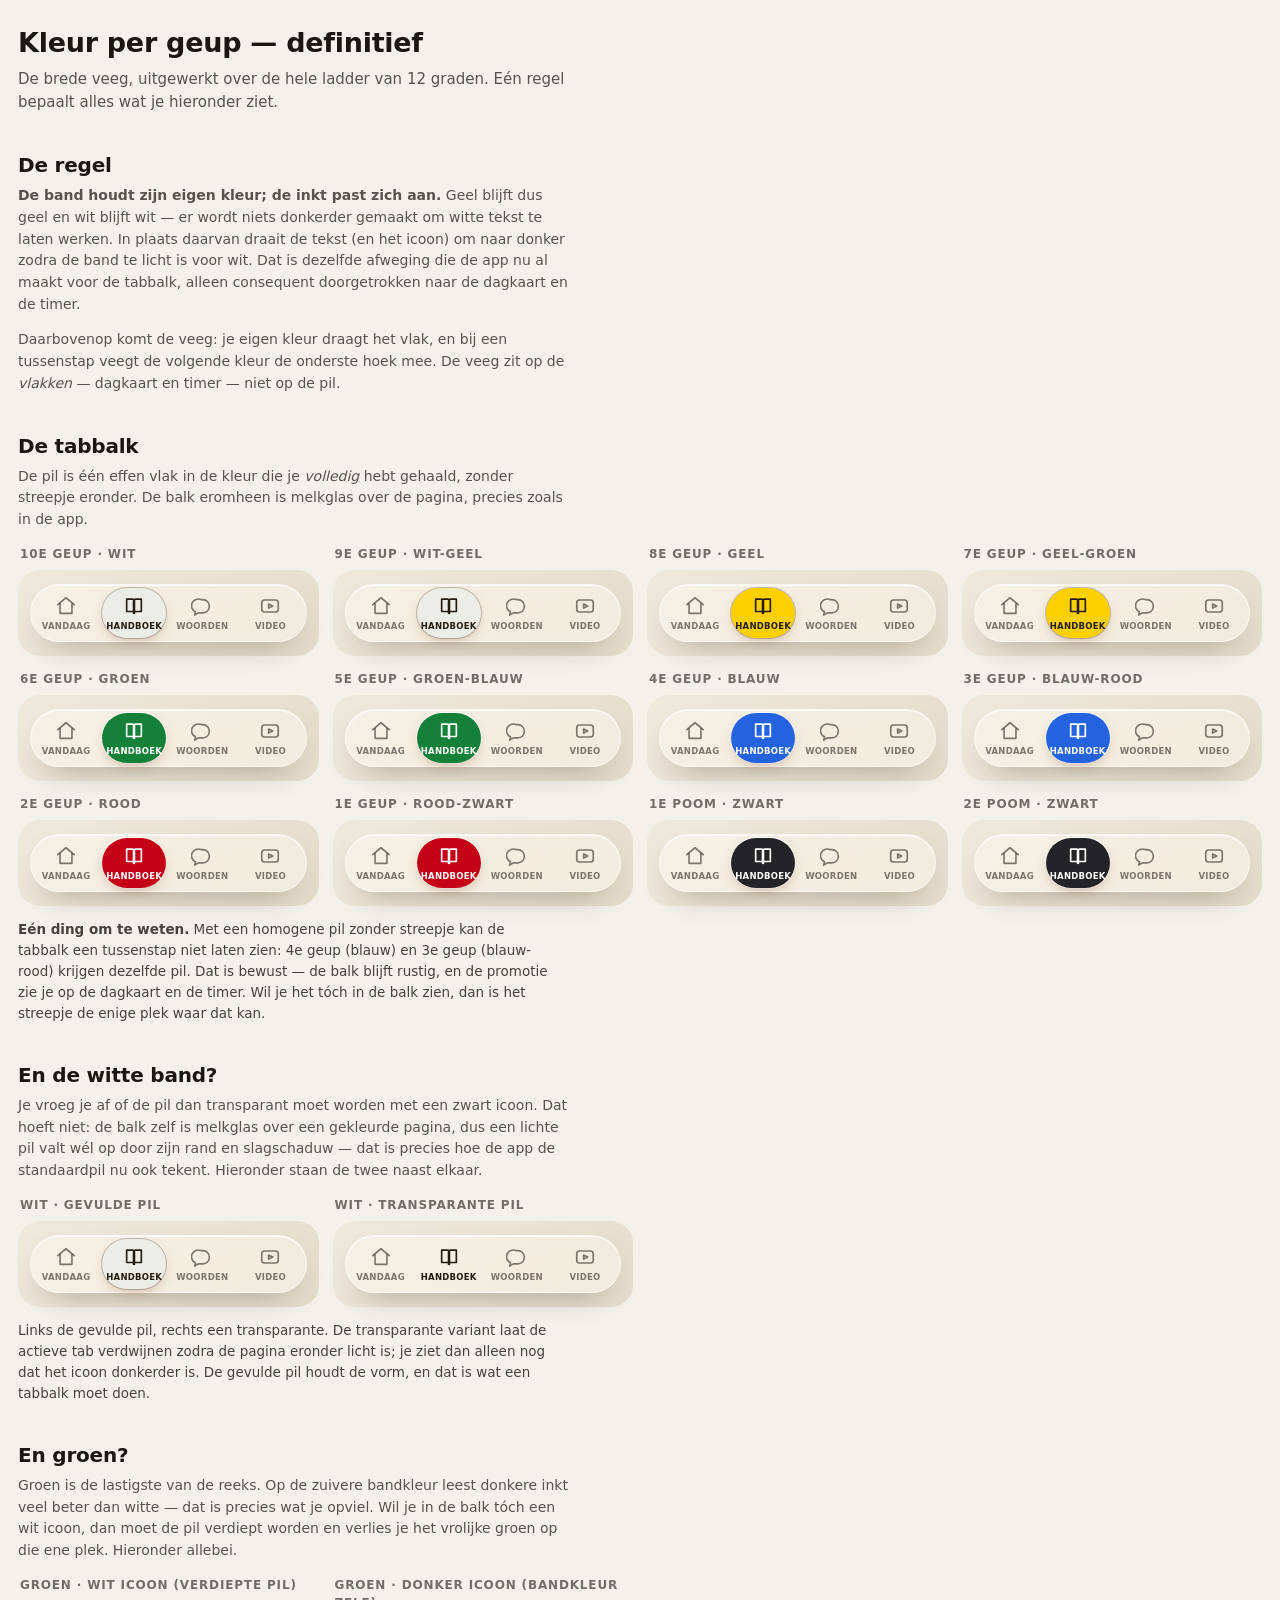
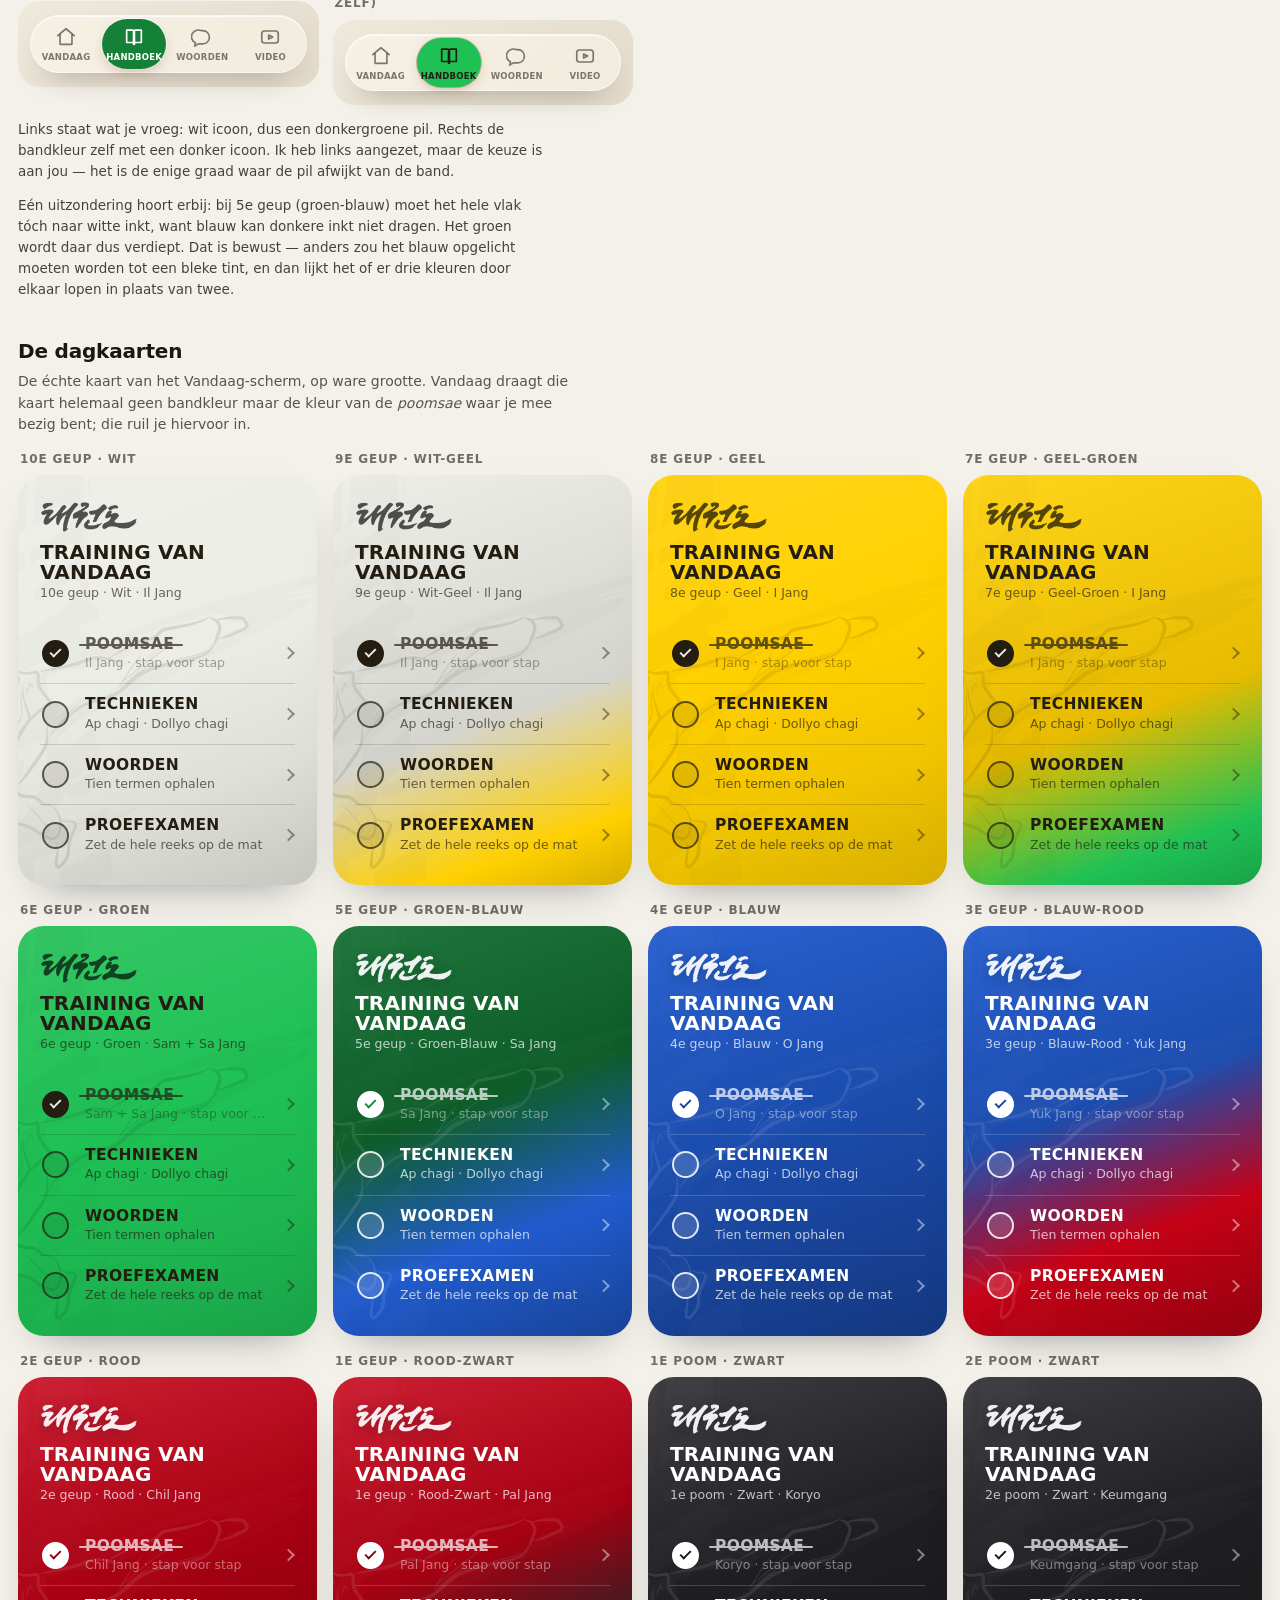
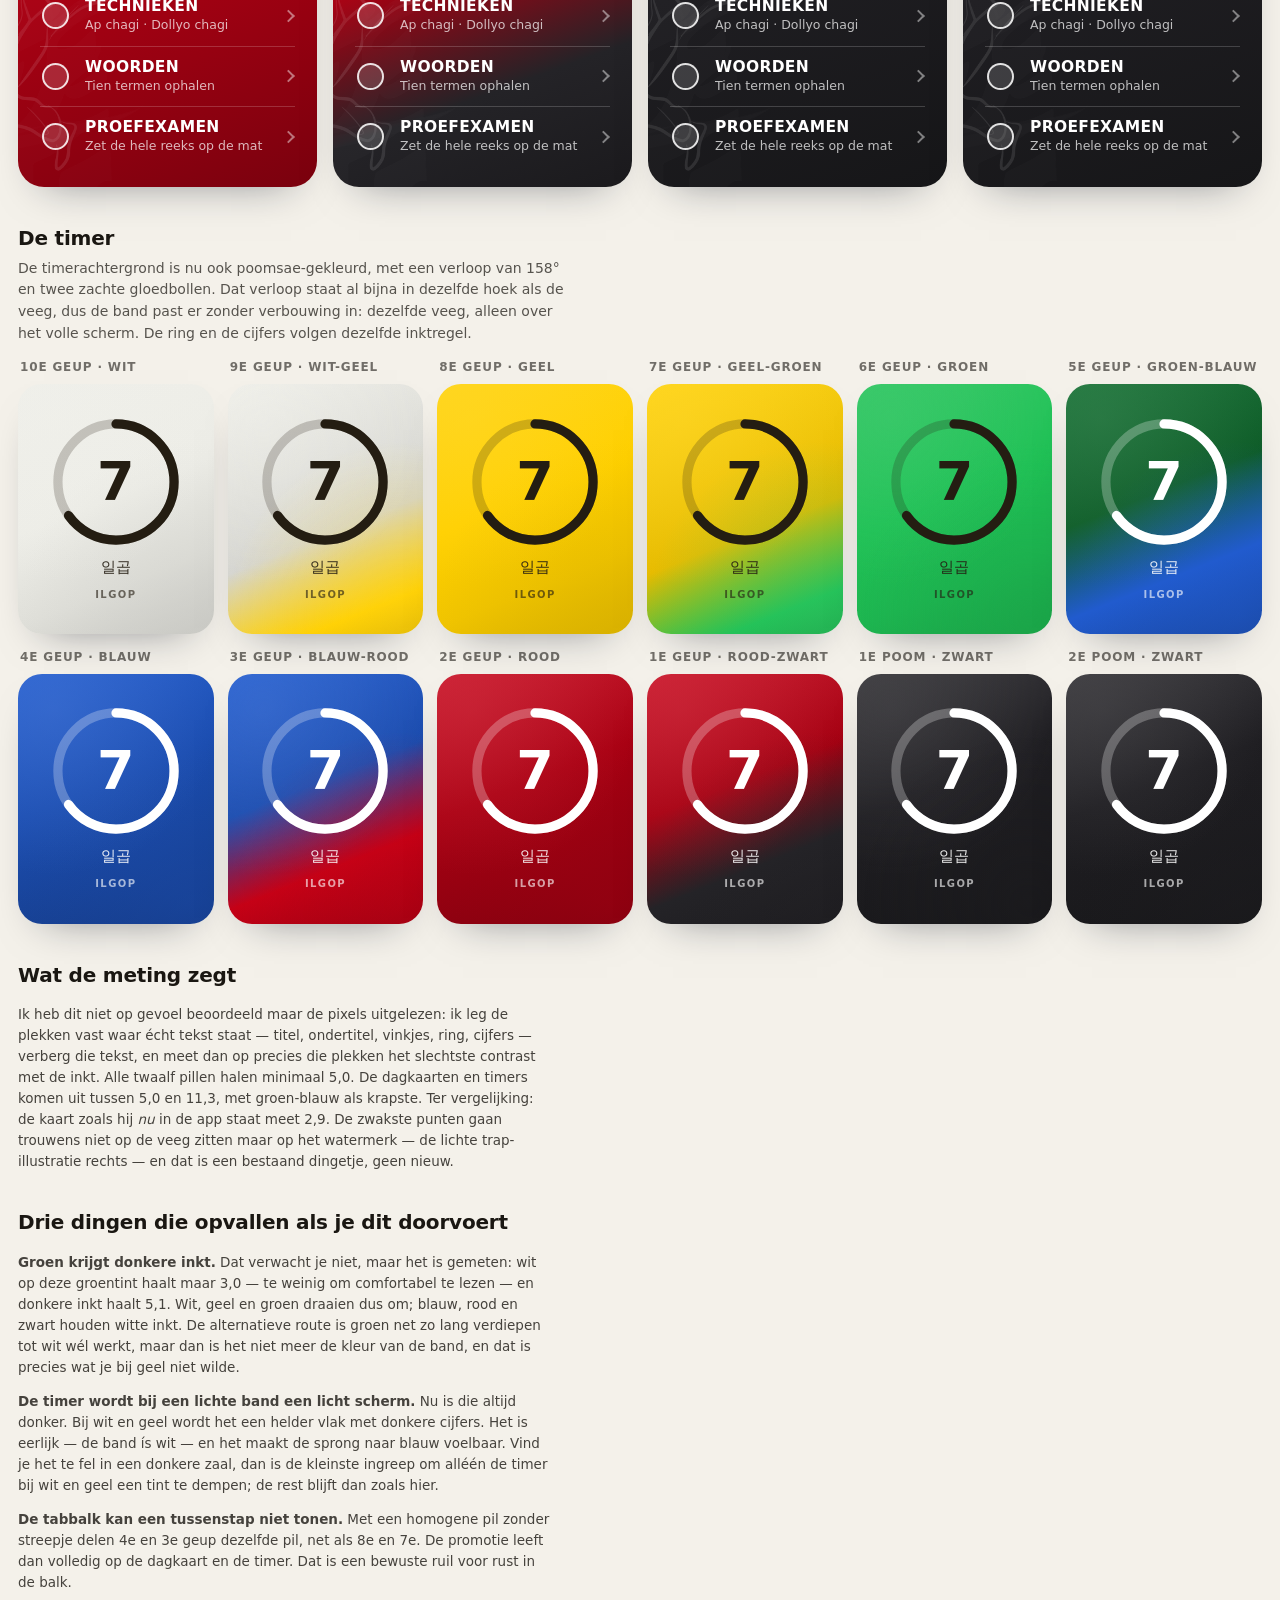
<file: kleur-voorstel.html>
<!doctype html>
<html lang="nl">
<head>
<meta charset="utf-8">
<meta name="viewport" content="width=device-width,initial-scale=1,viewport-fit=cover">
<title>Poom Academy — kleurvoorstel per geup</title>
<style>
  :root{
    --page:#F4F1EA; --surface:#FFFDF8; --ink:#1A1712; --line:rgba(30,22,16,.14);
    /* Dezelfde twee stapels als de app zelf, zodat de preview klopt met wat je op je
       telefoon ziet: een smalle display-letter voor de koppen, een rustige leesletter
       voor de tekst. */
    --cond:'Big Shoulders Display','Oswald',system-ui,sans-serif;
    --text:'Inter',system-ui,-apple-system,'Segoe UI',Roboto,sans-serif;
  }
  *{box-sizing:border-box}
  body{margin:0;background:var(--page);color:var(--ink);
    font:15px/1.55 var(--text);
    padding:22px 18px calc(48px + env(safe-area-inset-bottom));
    -webkit-text-size-adjust:100%}
  h1{font-family:var(--cond);font-weight:800;font-size:27px;letter-spacing:-.01em;margin:0 0 4px}
  h2{font-family:var(--cond);font-weight:800;font-size:20px;margin:36px 0 2px;letter-spacing:-.01em}
  .lead{opacity:.72;margin:0 0 6px;max-width:62ch}
  p.note{opacity:.72;margin:4px 0 14px;max-width:62ch;font-size:14px}
  /* ---- de nagebouwde tabbalk ----
     Zo staat hij in de app: een melkglazen balk die over de pagina zweeft, met de actieve pil
     eronder. De balk is bewust lichtgrijs-transparant, want dat bepaalt of een witte pil nog
     opvalt. */
  .navrij{display:grid;grid-template-columns:repeat(auto-fill,minmax(250px,1fr));gap:14px;margin:14px 0 4px}
  .navwrap>span{display:block;font-family:var(--cond);font-weight:800;font-size:12px;
    letter-spacing:.07em;text-transform:uppercase;opacity:.6;margin:0 0 7px 2px}
  .navvlak{background:linear-gradient(140deg,#EFE9DC,#E3DCCB);border-radius:22px;padding:14px 12px}
  .tabs{position:relative;display:flex;gap:4px;background:rgba(252,250,246,.5);
    -webkit-backdrop-filter:blur(30px) saturate(1.9);backdrop-filter:blur(30px) saturate(1.9);
    border-radius:999px;padding:3px;border:1px solid rgba(255,255,255,.55);
    box-shadow:0 14px 32px -16px rgba(40,24,12,.4), 0 1px 0 rgba(255,255,255,.75) inset}
  .tab{flex:1 1 0;border-radius:999px;padding:7px 4px;display:flex;flex-direction:column;
    align-items:center;justify-content:center;gap:5px;font-family:var(--cond);
    text-transform:uppercase;font-weight:700;letter-spacing:.03em;font-size:8.5px;line-height:1;
    color:rgba(30,22,16,.56);position:relative}
  .tab svg{width:22px;height:22px;display:block}
  /* De actieve pil: één effen vlak in de bandkleur, geen streepje. De inkt draait mee. */
  .tab.on{color:#fff}
  .tab.on.donker{color:#241d12}
  .tab.leeg{background:transparent !important;box-shadow:none !important}

  /* ---- de nagebouwde timer ---- */
  .tmrrij{display:grid;grid-template-columns:repeat(auto-fill,minmax(186px,1fr));gap:14px;margin:14px 0 4px}
  .tmrwrap>span{display:block;font-family:var(--cond);font-weight:800;font-size:12px;
    letter-spacing:.07em;text-transform:uppercase;opacity:.6;margin:0 0 7px 2px}
  .tmr{position:relative;border-radius:24px;overflow:hidden;height:250px;color:#fff;
    display:flex;flex-direction:column;align-items:center;justify-content:center;gap:8px;
    box-shadow:0 20px 40px -26px rgba(16,24,40,.5)}
  .tmr.donker{color:#241d12}
  .tmr .ring{position:relative;width:132px;height:132px;display:grid;place-items:center}
  .tmr .ring svg{position:absolute;inset:0;width:100%;height:100%;transform:rotate(-90deg)}
  .tmr .num{font-family:var(--cond);font-weight:800;font-size:54px;line-height:1;
    font-variant-numeric:tabular-nums}
  .tmr .ko{font-size:15px;opacity:.9}
  .tmr .ro{font-family:var(--cond);text-transform:uppercase;letter-spacing:.14em;
    font-size:10px;font-weight:700;opacity:.62}

  .keuze{display:flex;flex-wrap:wrap;gap:8px;margin:12px 0 2px}
  .keuze button{font:inherit;font-size:13px;font-weight:700;padding:7px 13px;border-radius:99px;
    border:1px solid var(--line);background:var(--surface);color:var(--ink);cursor:pointer}
  .keuze button[aria-pressed="true"]{background:var(--ink);color:var(--page);border-color:var(--ink)}
  code{background:rgba(30,22,16,.07);padding:1px 5px;border-radius:5px;font-size:13px}
  ul{margin:6px 0 0;padding-left:20px;max-width:62ch}
  li{margin:3px 0}
  .weeg{font-size:13.5px;opacity:.8;max-width:62ch}

  /* ---- de échte dagkaart, nagebouwd ---- */
  /* Dit is de kaart van het Vandaag-scherm, met dezelfde maten en dezelfde opbouw als in de app.
     De preview hierboven is een miniatuur; hier zie je wat er werkelijk verandert. */
  .dagrij{display:grid;grid-template-columns:repeat(auto-fill,minmax(290px,1fr));gap:16px;margin:14px 0 4px}
  .dagwrap{min-width:0}
  .dagwrap>span{display:block;font-family:var(--cond);font-weight:800;font-size:12px;
    letter-spacing:.07em;text-transform:uppercase;opacity:.6;margin:0 0 7px 2px}
  .dag{position:relative;border-radius:26px;overflow:hidden;color:#fff;isolation:isolate;
    display:flex;flex-direction:column;min-height:300px;padding:26px 22px 20px;
    box-shadow:0 20px 40px -26px rgba(16,24,40,.5)}
  .dag .wm{position:absolute;right:-70px;top:68%;transform:translateY(-50%);height:150%;width:auto;
    opacity:.11;pointer-events:none;z-index:-1}
  .dag .brush{height:32px;width:auto;align-self:flex-start;opacity:.92;
    filter:drop-shadow(0 2px 7px rgba(16,24,40,.28))}
  .dag .kop{display:flex;flex-direction:column;gap:9px;margin-bottom:22px}
  .dag .ttl{font-family:var(--cond);text-transform:uppercase;font-weight:800;font-size:20px;
    line-height:1;letter-spacing:.01em}
  .dag .doel{font-size:12.5px;line-height:1.3;color:rgba(255,255,255,.72);margin:-6px 0 0}
  .dag .lijst{display:flex;flex-direction:column;flex:1;justify-content:center}
  .dag .regel{display:flex;align-items:center;gap:16px;padding:0 2px}
  .dag .regel + .regel{border-top:1px solid rgba(255,255,255,.18)}
  .dag .n{font-family:var(--cond);font-weight:800;font-size:30px;line-height:1;
    font-variant-numeric:tabular-nums;min-width:32px;text-align:center;color:rgba(255,255,255,.9)}
  .dag .tx{flex:1;min-width:0;display:flex;flex-direction:column;gap:3px;padding:12px 24px 12px 0;
    position:relative}
  .dag .chev{position:absolute;right:0;top:50%;width:9px;height:9px;opacity:.45;
    border-right:2px solid currentColor;border-top:2px solid currentColor;
    transform:translateY(-50%) rotate(45deg)}
  .dag .t{font-family:var(--cond);text-transform:uppercase;letter-spacing:.02em;font-weight:800;
    font-size:15.5px;line-height:1.05;position:relative;align-self:flex-start}
  /* Een afgevinkte regel wordt zachter en krijgt een streep door de titel, net als in de app. */
  .dag .regel.af .t{opacity:.7}
  .dag .regel.af .t::after{content:'';position:absolute;left:-6px;right:-9px;top:52%;
    height:2px;background:currentColor;border-radius:2px}
  .dag .regel.af .s{opacity:.6}
  .dag .s{font-size:12.5px;color:rgba(255,255,255,.72);line-height:1.3;
    white-space:nowrap;overflow:hidden;text-overflow:ellipsis}
  .dag .ck{flex:none;width:27px;height:27px;border-radius:50%;
    border:2px solid rgba(255,255,255,.85);background:rgba(255,255,255,.14);
    display:grid;place-items:center}
  .dag .ck.aan{background:#fff;border-color:#fff}
  .dag .ck.aan i{display:block;width:11px;height:6px;border:2.4px solid currentColor;
    border-top:0;border-right:0;transform:rotate(-45deg) translate(1px,-1px)}
  /* Op wit en geel moet alles omkeren, anders valt er niets te lezen. De band blijft dan de
     kleur van de band; alleen de inkt wordt donker. */
  .dag.licht{color:#241d12}
  .dag.licht .doel,.dag.licht .s{color:rgba(36,29,18,.66)}
  .dag.licht .n{color:rgba(36,29,18,.8)}
  .dag.licht .regel + .regel{border-top-color:rgba(36,29,18,.16)}
  .dag.licht .ck{border-color:rgba(36,29,18,.7);background:rgba(36,29,18,.08)}
  .dag.licht .ck.aan{background:#241d12;border-color:#241d12}
  .dag.licht .brush{filter:invert(1) opacity(.72)}
  .dag.licht .wm{opacity:.1;filter:invert(1)}
</style>
</head>
<body>

<h1>Kleur per geup — definitief</h1>
<p class="lead">De brede veeg, uitgewerkt over de hele ladder van 12 graden. Eén regel bepaalt
alles wat je hieronder ziet.</p>

<h2>De regel</h2>
<p class="note"><strong>De band houdt zijn eigen kleur; de inkt past zich aan.</strong> Geel blijft
dus geel en wit blijft wit — er wordt niets donkerder gemaakt om witte tekst te laten werken.
In plaats daarvan draait de tekst (en het icoon) om naar donker zodra de band te licht is voor wit.
Dat is dezelfde afweging die de app nu al maakt voor de tabbalk, alleen consequent doorgetrokken
naar de dagkaart en de timer.</p>
<p class="note">Daarbovenop komt de veeg: je eigen kleur draagt het vlak, en bij een tussenstap
veegt de volgende kleur de onderste hoek mee. De veeg zit op de <em>vlakken</em> — dagkaart en
timer — niet op de pil.</p>

<h2>De tabbalk</h2>
<p class="note">De pil is één effen vlak in de kleur die je <em>volledig</em> hebt gehaald, zonder
streepje eronder. De balk eromheen is melkglas over de pagina, precies zoals in de app.</p>
<div id="navs"></div>
<p class="weeg"><strong>Eén ding om te weten.</strong> Met een homogene pil zonder streepje kan de
tabbalk een tussenstap niet laten zien: 4e geup (blauw) en 3e geup (blauw-rood) krijgen dezelfde
pil. Dat is bewust — de balk blijft rustig, en de promotie zie je op de dagkaart en de timer.
Wil je het tóch in de balk zien, dan is het streepje de enige plek waar dat kan.</p>

<h2>En de witte band?</h2>
<p class="note">Je vroeg je af of de pil dan transparant moet worden met een zwart icoon. Dat hoeft
niet: de balk zelf is melkglas over een gekleurde pagina, dus een lichte pil valt wél op door zijn
rand en slagschaduw — dat is precies hoe de app de standaardpil nu ook tekent. Hieronder staan de
twee naast elkaar.</p>
<div id="wit"></div>
<p class="weeg">Links de gevulde pil, rechts een transparante. De transparante variant laat de
actieve tab verdwijnen zodra de pagina eronder licht is; je ziet dan alleen nog dat het icoon
donkerder is. De gevulde pil houdt de vorm, en dat is wat een tabbalk moet doen.</p>

<h2>En groen?</h2>
<p class="note">Groen is de lastigste van de reeks. Op de zuivere bandkleur leest donkere inkt veel
beter dan witte — dat is precies wat je opviel. Wil je in de balk tóch een wit icoon, dan moet de
pil verdiept worden en verlies je het vrolijke groen op die ene plek. Hieronder allebei.</p>
<div id="groen"></div>
<p class="weeg">Links staat wat je vroeg: wit icoon, dus een donkergroene pil. Rechts de bandkleur
zelf met een donker icoon. Ik heb links aangezet, maar de keuze is aan jou — het is de enige graad
waar de pil afwijkt van de band.</p>
<p class="weeg">Eén uitzondering hoort erbij: bij 5e geup (groen-blauw) moet het hele vlak tóch naar
witte inkt, want blauw kan donkere inkt niet dragen. Het groen wordt daar dus verdiept. Dat is
bewust — anders zou het blauw opgelicht moeten worden tot een bleke tint, en dan lijkt het of er
drie kleuren door elkaar lopen in plaats van twee.</p>

<h2>De dagkaarten</h2>
<p class="note">De échte kaart van het Vandaag-scherm, op ware grootte. Vandaag draagt die kaart
helemaal geen bandkleur maar de kleur van de <em>poomsae</em> waar je mee bezig bent; die ruil je
hiervoor in.</p>
<div id="dagkaarten"></div>

<h2>De timer</h2>
<p class="note">De timerachtergrond is nu ook poomsae-gekleurd, met een verloop van 158° en twee
zachte gloedbollen. Dat verloop staat al bijna in dezelfde hoek als de veeg, dus de band past er
zonder verbouwing in: dezelfde veeg, alleen over het volle scherm. De ring en de cijfers volgen
dezelfde inktregel.</p>
<div id="timers"></div>

<h2>Wat de meting zegt</h2>
<p class="weeg">Ik heb dit niet op gevoel beoordeeld maar de pixels uitgelezen: ik leg de
plekken vast waar écht tekst staat — titel, ondertitel, vinkjes, ring, cijfers — verberg die tekst,
en meet dan op precies die plekken het slechtste contrast met de inkt. Alle twaalf pillen halen
minimaal 5,0. De dagkaarten en timers komen uit tussen 5,0 en 11,3, met groen-blauw als krapste. Ter vergelijking: de kaart zoals
hij <em>nu</em> in de app staat meet 2,9. De zwakste punten gaan trouwens niet op de veeg zitten
maar op het watermerk — de lichte trap-illustratie rechts — en dat is een bestaand dingetje, geen
nieuw.</p>

<h2>Drie dingen die opvallen als je dit doorvoert</h2>
<p class="weeg"><strong>Groen krijgt donkere inkt.</strong> Dat verwacht je niet, maar het is
gemeten: wit op deze groentint haalt maar 3,0 — te weinig om comfortabel te lezen — en donkere
inkt haalt 5,1. Wit, geel en groen draaien dus om; blauw, rood en zwart houden witte inkt. De
alternatieve route is groen net zo lang verdiepen tot wit wél werkt, maar dan is het niet meer de
kleur van de band, en dat is precies wat je bij geel niet wilde.</p>
<p class="weeg"><strong>De timer wordt bij een lichte band een licht scherm.</strong> Nu is die
altijd donker. Bij wit en geel wordt het een helder vlak met donkere cijfers. Het is eerlijk — de
band ís wit — en het maakt de sprong naar blauw voelbaar. Vind je het te fel in een donkere zaal,
dan is de kleinste ingreep om alléén de timer bij wit en geel een tint te dempen; de rest blijft
dan zoals hier.</p>
<p class="weeg"><strong>De tabbalk kan een tussenstap niet tonen.</strong> Met een homogene pil
zonder streepje delen 4e en 3e geup dezelfde pil, net als 8e en 7e. De promotie leeft dan volledig
op de dagkaart en de timer. Dat is een bewuste ruil voor rust in de balk.</p>

<script>
/* De volledige ladder, inclusief de tussenstappen die veel scholen overslaan.
   basis = de kleur die je volledig hebt gehaald, volgend = de kleur waar je naartoe werkt. */
var LADDER = [
  {stop:'10', grade:'10e geup', band:'Wit',         vorm:'Il Jang',       basis:'#EDEDE7'},
  {stop:'9',  grade:'9e geup',  band:'Wit-Geel',    vorm:'Il Jang',       basis:'#EDEDE7', volgend:'#FFD000', half:1},
  {stop:'8',  grade:'8e geup',  band:'Geel',        vorm:'I Jang',        basis:'#FFD000'},
  {stop:'7',  grade:'7e geup',  band:'Geel-Groen',  vorm:'I Jang',        basis:'#FFD000', volgend:'#1FC155', half:1},
  {stop:'6',  grade:'6e geup',  band:'Groen',       vorm:'Sam + Sa Jang', basis:'#1FC155', witPil:1},
  {stop:'5',  grade:'5e geup',  band:'Groen-Blauw', vorm:'Sa Jang',       basis:'#1FC155', volgend:'#2463E0', half:1, witPil:1},
  {stop:'4',  grade:'4e geup',  band:'Blauw',       vorm:'O Jang',        basis:'#2463E0'},
  {stop:'3',  grade:'3e geup',  band:'Blauw-Rood',  vorm:'Yuk Jang',      basis:'#2463E0', volgend:'#C50116', half:1},
  {stop:'2',  grade:'2e geup',  band:'Rood',        vorm:'Chil Jang',     basis:'#C50116'},
  {stop:'1',  grade:'1e geup',  band:'Rood-Zwart',  vorm:'Pal Jang',      basis:'#C50116', volgend:'#242327', half:1},
  {stop:'P1', grade:'1e poom',  band:'Zwart',       vorm:'Koryo',         basis:'#242327', strepen:1},
  {stop:'P2', grade:'2e poom',  band:'Zwart',       vorm:'Keumgang',      basis:'#242327', strepen:2}
];

function hx(h){ h=h.replace('#',''); if(h.length===3) h=h.replace(/./g,'$&$&');
  return [parseInt(h.slice(0,2),16),parseInt(h.slice(2,4),16),parseInt(h.slice(4,6),16)]; }
function hex(r){ return '#'+r.map(function(v){ v=Math.max(0,Math.min(255,Math.round(v)));
  return (v<16?'0':'')+v.toString(16); }).join(''); }
/* Positief = naar wit toe, negatief = naar zwart toe. */
function shade(h,p){ var c=hx(h), t=p<0?0:255, f=Math.abs(p)/100;
  return hex(c.map(function(v){ return v+(t-v)*f; })); }
function lum(h){ return hx(h).map(function(v){ v/=255;
  return v<=.03928 ? v/12.92 : Math.pow((v+.055)/1.055,2.4); })
  .reduce(function(a,v,i){ return a+v*[.2126,.7152,.0722][i]; },0); }
/* `transparent` is in WebKit rgba(0,0,0,0) en trekt een verloop dus naar grijs. Wil je een kleur
   laten wegvallen, dan moet je diezelfde kleur met alfa 0 gebruiken. */
function weg(h){ return 'rgba('+hx(h).join(',')+',0)'; }

/* De kaart mag niet naar de kleur van de band luisteren maar naar de leesbaarheid ervan:
   op wit en geel moet de tekst donker worden, anders valt er niets te lezen. */
/* De brede veeg. Je eigen kleur draagt het vlak tot ver over de helft; daarna komt de volgende
   kleur binnen en loopt hij uit naar de onderhoek.

   Een vlak verdraagt maar één inktkleur, en een verloop loopt van licht naar donker. Dat botst:
   donkere inkt leest prima op de lichte kop van het verloop, maar valt weg in de donkere staart.
   Daarom splitst de veeg in twee families.

   - Draagt de bandkleur donkere inkt beter dan witte, dan blijft het vlak licht: wit, geel en
     sinds deze ronde ook groen. De veeg gaat dan niet diep de schaduw in, en bij een tussenstap
     wordt de volgende kleur zo nodig opgelicht zodat dezelfde inkt er ook op werkt.
   - Draagt de bandkleur witte inkt beter — blauw, rood, zwart — dan krijgt het vlak witte inkt en
     wordt het zo nodig verdiept. De familie wordt gemeten, niet op helderheid gegokt. */
function draagtDonker(h){ return contrast(DONKER, h) >= contrast('#FFFFFF', h); }
/* Een vlak verdraagt maar één inkt. Bij een tussenstap moeten dus béide kleuren dezelfde inkt
   aankunnen; kan er één dat niet, dan gaat het hele vlak naar wit en wordt het verdiept. Zo
   ontstaat er nooit een opgelichte tussentint die als derde kleur gaat meedoen. */
function isLicht(g){ var b = typeof g === 'string' ? g : g.basis,
      v = typeof g === 'string' ? null : g.volgend;
  return draagtDonker(b) && (!v || draagtDonker(v)); }
/* Verdiep tot witte tekst er comfortabel op staat. Dit is dezelfde lus die de app al gebruikt. */
function witVeilig(h, doel){ var c = h, w = 0, d = doel || 5.8;
  while(contrast('#FFFFFF',c) < d && w++ < 30) c = shade(c,-8);
  return c; }
/* De kop van de kaart staat linksboven, precies waar het verloop het lichtst is. Licht dus niet
   verder op dan de inkt kan hebben. We mikken op 5,2 in plaats van op 4,5: het watermerk en de
   gloedbollen leggen er nog wat licht bovenop, en dat is in de gemeten pixels terug te zien. */
function kop(c, wit){ var p = wit ? 12 : 10;
  /* Mag ook ónder nul zakken: bij blauw ligt het watermerk precies over de kop, en dan is een
     iets diepere start de enige manier om de titel leesbaar te houden. */
  while(wit && p > -14 && contrast('#FFFFFF', shade(c,p)) < 5.5) p -= 2;
  return shade(c,p); }

function veeg(g, hoek){
  var h = (hoek||160)+'deg';
  if(isLicht(g)){
    return g.volgend
      ? 'linear-gradient('+h+','+kop(g.basis,false)+' 0%,'+shade(g.basis,-10)+' 58%,'+
        g.volgend+' 86%,'+shade(g.volgend,-16)+' 100%)'
      : 'linear-gradient('+h+','+kop(g.basis,false)+' 0%,'+g.basis+' 46%,'+
        shade(g.basis,-6)+' 74%,'+shade(g.basis,-16)+' 100%)';
  }
  var b = witVeilig(g.basis);
  var v = g.volgend ? witVeilig(g.volgend) : null;
  return v
    ? 'linear-gradient('+h+','+kop(b,true)+' 0%,'+shade(b,-16)+' 44%,'+v+' 72%,'+
      shade(v,-26)+' 100%)'
    : 'linear-gradient('+h+','+kop(b,true)+' 0%,'+shade(b,-14)+' 44%,'+shade(b,-38)+' 100%)';
}
/* Welke inkt hoort bij het vlak? Bij een vlak telt de hele reeks, niet alleen de bandkleur. */
function vlakInkt(g){ return isLicht(g) ? DONKER : '#FFFFFF'; }

/* Contrast volgens WCAG, zodat de inkt niet op gevoel gekozen wordt maar op meting.
   Dit is dezelfde regel die de app al gebruikt voor de actieve tab. */
function contrast(a,b){ var la=lum(a), lb=lum(b);
  return (Math.max(la,lb)+.05)/(Math.min(la,lb)+.05); }
/* Wit of donker? We meten beide tegen de bandkleur en nemen de winnaar. De donkere inkt is
   dezelfde warme zwarttint die de app overal gebruikt, niet een neutraal zwart. */
var DONKER = '#241D12';
function inkt(bg){ return contrast('#FFFFFF',bg) >= contrast(DONKER,bg) ? '#FFFFFF' : DONKER; }

var IC = {
  vandaag:'<svg viewBox="0 0 24 24" fill="none" stroke="currentColor" stroke-width="1.8" stroke-linecap="round" stroke-linejoin="round"><path d="M3 10.5 12 3l9 7.5"/><path d="M5.5 9.5V20h13V9.5"/></svg>',
  handboek:'<svg viewBox="0 0 24 24" fill="none" stroke="currentColor" stroke-width="1.8" stroke-linecap="round" stroke-linejoin="round"><path d="M4 4.5h6a2.5 2.5 0 0 1 2.5 2.5V20a2 2 0 0 0-2-2H4z"/><path d="M20 4.5h-6A2.5 2.5 0 0 0 11.5 7V20a2 2 0 0 1 2-2H20z"/></svg>',
  woorden:'<svg viewBox="0 0 24 24" fill="none" stroke="currentColor" stroke-width="1.8" stroke-linecap="round" stroke-linejoin="round"><path d="M20 12.5a7 7 0 0 1-7 7H8l-4 2.5.9-3.6A7 7 0 0 1 11 5h2a7 7 0 0 1 7 7z"/></svg>',
  video:'<svg viewBox="0 0 24 24" fill="none" stroke="currentColor" stroke-width="1.8" stroke-linecap="round" stroke-linejoin="round"><rect x="3" y="5.5" width="18" height="13" rx="3"/><path d="M10.5 9.8 15 12l-4.5 2.2z"/></svg>'
};
var TABS = [['Vandaag','vandaag'],['Handboek','handboek'],['Woorden','woorden'],['Video','video']];

/* De tabbalk. De pil is één effen vlak in de kleur die je volledig hebt gehaald — dus bij een
   tussenstap de básiskleur, niet de volgende. Geen streepje: de tussenstap laat zich hier niet
   zien, en dat is een bewuste keuze. `leeg` toont hoe een transparante pil eruit zou zien. */
function tabsHtml(g, leeg, witPil){
  var vul = witPil ? witVeilig(g.basis, 4.6) : g.basis;
  var i = witPil ? '#FFFFFF' : inkt(vul), donker = i !== '#FFFFFF';
  var stijl = leeg
    ? 'background:transparent'
    : 'background:'+vul+';box-shadow:0 5px 14px -5px rgba(120,52,20,.4), 0 0 0 1px '+
      (donker ? 'rgba(40,28,18,.24)' : 'rgba(255,255,255,.82)');
  return '<div class="tabs">'+
    TABS.map(function(t, n){
      return n===1
        ? '<div class="tab on'+(donker?' donker':'')+(leeg?' leeg':'')+'" style="'+stijl+
          (leeg?';color:'+DONKER:'')+'">'+IC[t[1]]+'<span>'+t[0]+'</span></div>'
        : '<div class="tab">'+IC[t[1]]+'<span>'+t[0]+'</span></div>';
    }).join('')+'</div>';
}

function navs(){
  document.getElementById('navs').innerHTML = '<div class="navrij">'+
    LADDER.map(function(g){
      return '<div class="navwrap"><span>'+g.grade+' · '+g.band+'</span>'+
        '<div class="navvlak">'+tabsHtml(g, false, !!g.witPil)+'</div></div>';
    }).join('')+'</div>';
  var w = LADDER[0];
  document.getElementById('wit').innerHTML = '<div class="navrij">'+
    '<div class="navwrap"><span>Wit · gevulde pil</span><div class="navvlak">'+tabsHtml(w)+'</div></div>'+
    '<div class="navwrap"><span>Wit · transparante pil</span><div class="navvlak">'+tabsHtml(w,true)+'</div></div>'+
    '</div>';
  var gr = LADDER.filter(function(g){ return g.stop==='6'; })[0];
  document.getElementById('groen').innerHTML = '<div class="navrij">'+
    '<div class="navwrap"><span>Groen · wit icoon (verdiepte pil)</span><div class="navvlak">'+
      tabsHtml(gr, false, true)+'</div></div>'+
    '<div class="navwrap"><span>Groen · donker icoon (bandkleur zelf)</span><div class="navvlak">'+
      tabsHtml(gr, false, false)+'</div></div>'+
    '</div>';
}

/* De timer, in het klein. De achtergrond is dezelfde veeg, alleen over het volle scherm; de ring
   en de cijfers volgen de inktregel. De twee gloedbollen houden we erin, want die geven het
   scherm zijn diepte — ze pakken alleen de kleur van de band in plaats van die van de poomsae. */
function timerHtml(g, bg, i){
  var donker = i === DONKER;
  var rgba = function(h,a){ return 'rgba('+hx(h).join(',')+','+a+')'; };
  /* De gloedbollen volgen dezelfde verdieping als het vlak; anders lichten ze de achtergrond
     net zo ver op dat de witte cijfers er alsnog op wegvallen. */
  var basis = isLicht(g) ? g.basis : witVeilig(g.basis);
  var bol1 = 'radial-gradient(circle at 18% 14%,'+rgba(shade(basis,isLicht(g)?18:20),.38)+', transparent 62%)';
  var bol2 = 'radial-gradient(circle at 88% 92%,'+
    rgba(g.volgend ? (isLicht(g)?shade(g.volgend,10):witVeilig(g.volgend)) : shade(basis,-14),.4)+', transparent 60%)';
  var ring = donker ? 'rgba(36,29,18,.22)' : 'rgba(255,255,255,.26)';
  return '<div class="tmr'+(donker?' donker':'')+'" style="background:'+bol1+','+bol2+','+bg+'">'+
    '<div class="ring">'+
      '<svg viewBox="0 0 100 100">'+
        '<circle cx="50" cy="50" r="44" fill="none" stroke="'+ring+'" stroke-width="7"/>'+
        '<circle cx="50" cy="50" r="44" fill="none" stroke="currentColor" stroke-width="7" '+
          'stroke-linecap="round" stroke-dasharray="276" stroke-dashoffset="96"/>'+
      '</svg>'+
      '<span class="num">7</span>'+
    '</div>'+
    '<span class="ko">일곱</span><span class="ro">Ilgop</span></div>';
}

function timers(){
  document.getElementById('timers').innerHTML = '<div class="tmrrij">'+
    LADDER.map(function(g){
      var bg = veeg(g, 158);
      return '<div class="tmrwrap"><span>'+g.grade+' · '+g.band+'</span>'+
        timerHtml(g, bg, vlakInkt(g))+'</div>';
    }).join('')+'</div>';
}

/* De drie regels van de training: hetzelfde rijtje als op het Vandaag-scherm. */
var DAGREGELS = [
  {t:'Poomsae', s:'__VORM__ · stap voor stap', aan:true},
  {t:'Technieken', s:'Ap chagi · Dollyo chagi', aan:false},
  {t:'Woorden', s:'Tien termen ophalen', aan:false},
  {t:'Proefexamen', s:'Zet de hele reeks op de mat', aan:false}
];

function dagHtml(g, bg, binnen, extra, licht_){
  var regels = DAGREGELS.map(function(r){
    return '<div class="regel'+(r.aan?' af':'')+'">'+
      '<span class="ck'+(r.aan?' aan':'')+'"'+(r.aan?' style="color:'+(licht_?'#EDEDE7':shade(g.basis,-30))+'"':'')+'>'+
        (r.aan?'<i></i>':'')+'</span>'+
      '<span class="tx"><span class="t">'+r.t+'</span>'+
        '<span class="s">'+r.s.replace('__VORM__', g.vorm)+'</span>'+
        '<span class="chev"></span></span></div>';
  }).join('');
  return '<div class="dag'+(licht_?' licht':'')+'" style="background:'+bg+';'+(extra||'')+'">'+
    '<img class="wm" src="assets/wm-kick.png" alt="" aria-hidden="true">'+
    (binnen||'')+
    '<div class="kop">'+
      '<img class="brush" src="assets/brand/taekwondo-brush-white.png" alt="" aria-hidden="true">'+
      '<div class="ttl">Training van vandaag</div>'+
      '<div class="doel">'+g.grade+' · '+g.band+' · '+g.vorm+'</div>'+
    '</div>'+
    '<div class="lijst">'+regels+'</div>'+
  '</div>';
}

function dagkaarten(){
  var uit = '<div class="dagrij">'+
    LADDER.map(function(g){
      return '<div class="dagwrap"><span>'+g.grade+' · '+g.band+'</span>'+
        dagHtml(g, veeg(g), '', '', vlakInkt(g) === DONKER)+'</div>';
    }).join('')+'</div>';
  document.getElementById('dagkaarten').innerHTML = uit;
}

navs();
dagkaarten();
timers();
</script>
</body>
</html>
</file>
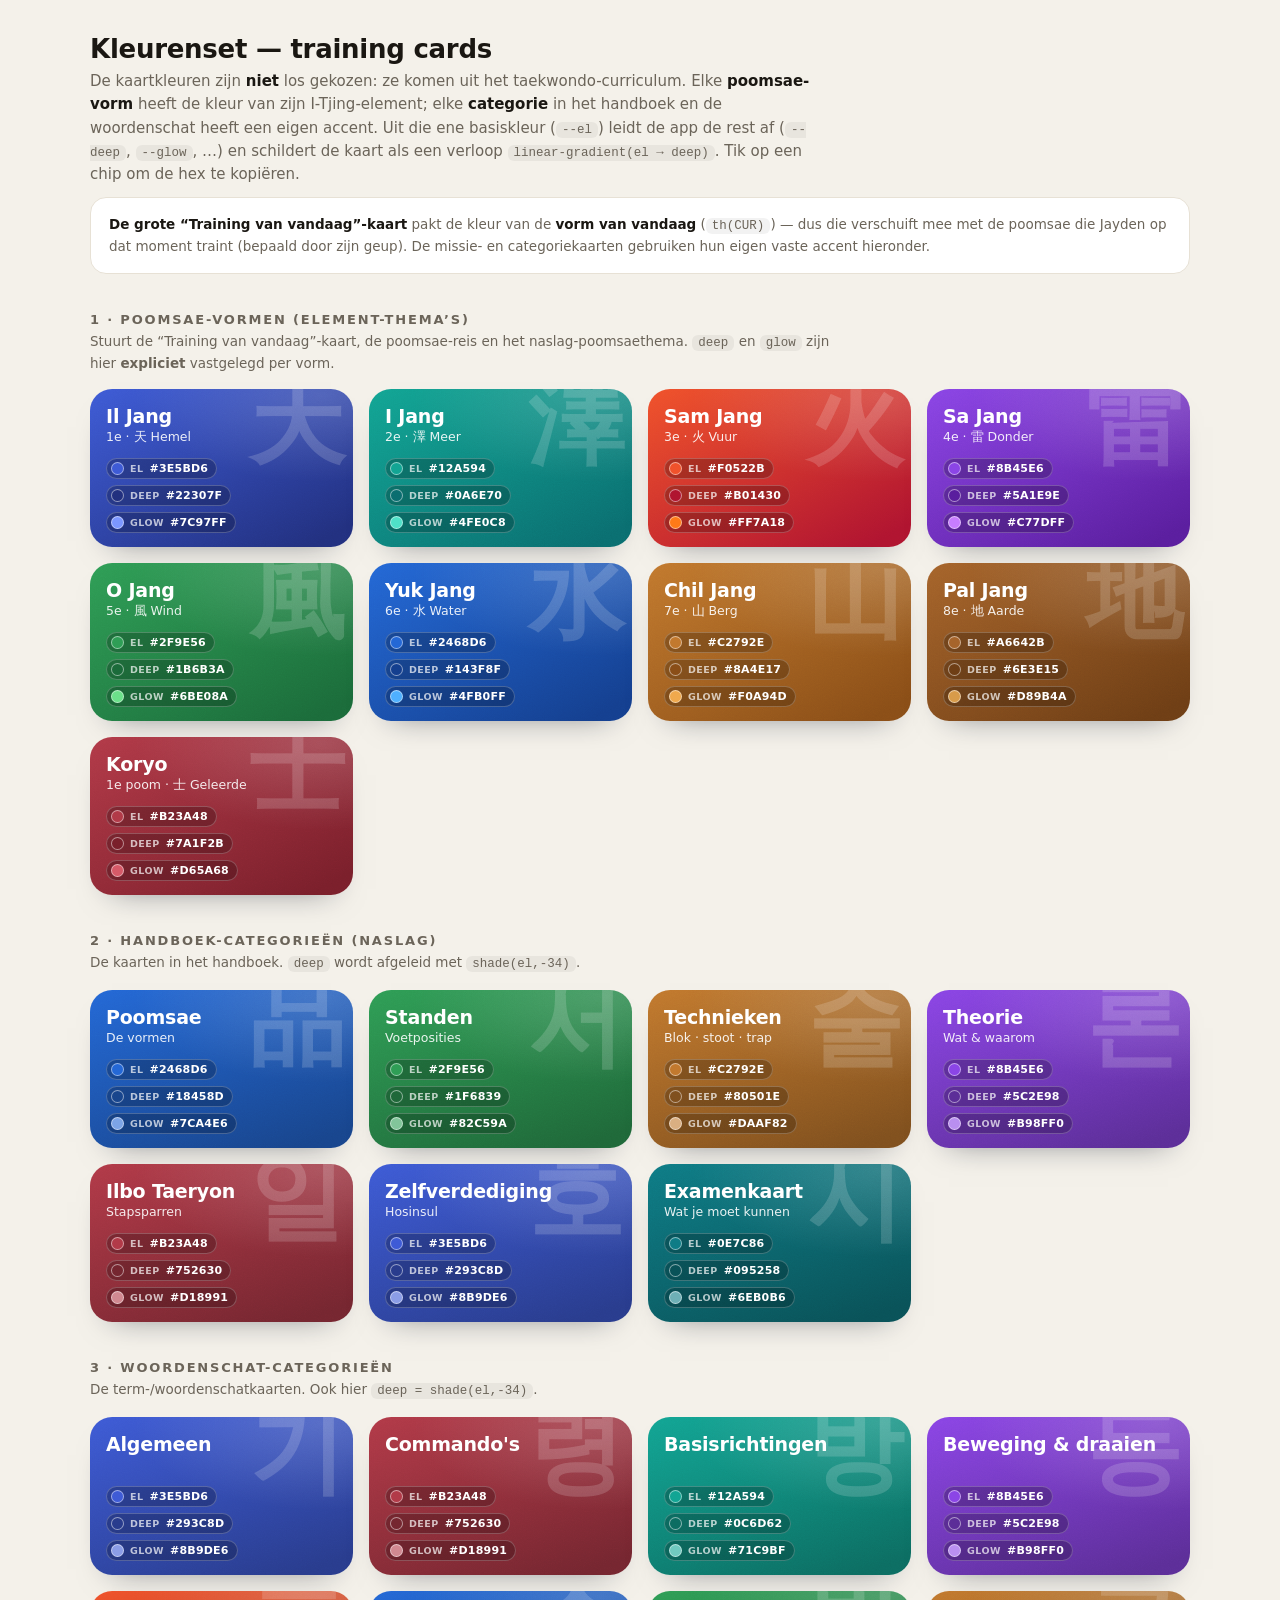
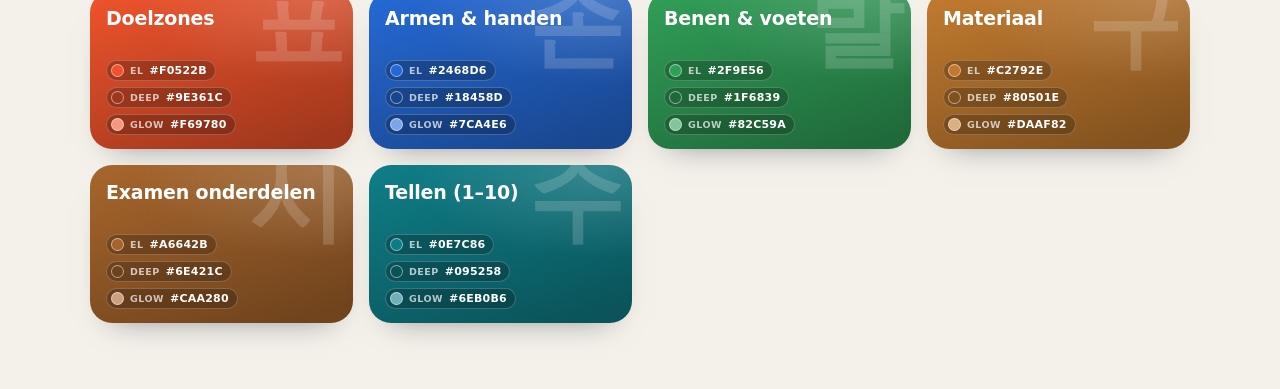
<file: palette.html>
<!doctype html>
<html lang="nl">
<head>
<meta charset="utf-8">
<meta name="viewport" content="width=device-width, initial-scale=1">
<title>Poom Academy — Kleurenset (training cards)</title>
<style>
  :root{--page:#F4F1EA;--ink:#1A1712;--gray:#6B6459;--line:#E7E1D5;--surface:#fff}
  *{box-sizing:border-box}
  body{margin:0;background:var(--page);color:var(--ink);
    font-family:Inter,system-ui,-apple-system,"Segoe UI",Roboto,sans-serif;
    -webkit-font-smoothing:antialiased;padding:34px 20px 70px}
  .wrap{max-width:1100px;margin:0 auto}
  h1{font-size:26px;margin:0 0 6px;letter-spacing:-.01em}
  .lead{color:var(--gray);font-size:15px;line-height:1.55;max-width:720px;margin:0 0 8px}
  .lead b{color:var(--ink)}
  h2{font-size:13px;text-transform:uppercase;letter-spacing:.14em;color:var(--gray);
    margin:38px 0 4px;font-weight:700}
  .h2sub{color:var(--gray);font-size:13.5px;margin:0 0 16px;max-width:760px;line-height:1.5}
  .grid{display:grid;grid-template-columns:repeat(auto-fill,minmax(220px,1fr));gap:16px}
  .sw{position:relative;border-radius:22px;overflow:hidden;color:#fff;min-height:158px;
    padding:16px 16px 14px;isolation:isolate;box-shadow:0 16px 30px -22px rgba(16,24,40,.55);
    display:flex;flex-direction:column;justify-content:space-between}
  .sw::after{content:"";position:absolute;inset:0;pointer-events:none;opacity:.16;mix-blend-mode:overlay;z-index:0;
    background-image:url('data:image/svg+xml;utf8,<svg xmlns="http://www.w3.org/2000/svg" width="140" height="140"><filter id="n"><feTurbulence type="fractalNoise" baseFrequency="0.9" numOctaves="2" stitchTiles="stitch"/><feColorMatrix type="saturate" values="0"/></filter><rect width="140" height="140" filter="url(%23n)" opacity="0.5"/></svg>')}
  .sw-han{position:absolute;right:8px;top:-14px;font-size:96px;line-height:1;opacity:.16;z-index:0;
    font-family:"Noto Serif SC","Songti SC",serif;font-weight:700;pointer-events:none}
  .sw-top{position:relative;z-index:1}
  .sw-name{font-size:19px;font-weight:800;letter-spacing:-.01em}
  .sw-sub{font-size:12.5px;opacity:.9;margin-top:2px}
  .sw-hex{position:relative;z-index:1;display:flex;gap:6px;flex-wrap:wrap}
  .chip{display:flex;align-items:center;gap:6px;background:rgba(0,0,0,.22);
    border:1px solid rgba(255,255,255,.22);border-radius:999px;padding:3px 8px 3px 4px;
    font-size:11px;font-variant-numeric:tabular-nums;cursor:pointer;user-select:all}
  .chip i{width:13px;height:13px;border-radius:50%;display:block;border:1px solid rgba(255,255,255,.5)}
  .chip b{font-weight:600;letter-spacing:.02em}
  .chip .lbl{opacity:.7;font-weight:600;text-transform:uppercase;letter-spacing:.05em;font-size:9.5px}
  .note{background:var(--surface);border:1px solid var(--line);border-radius:16px;padding:16px 18px;
    color:var(--gray);font-size:13.5px;line-height:1.6;margin:10px 0 4px}
  .note b{color:var(--ink)}
  code{background:rgba(0,0,0,.05);padding:1px 6px;border-radius:6px;font-size:12.5px}
  .copyhint{color:var(--gray);font-size:12px;margin-top:8px}
</style>
</head>
<body>
<div class="wrap">
  <h1>Kleurenset — training cards</h1>
  <p class="lead">De kaartkleuren zijn <b>niet</b> los gekozen: ze komen uit het taekwondo-curriculum.
  Elke <b>poomsae-vorm</b> heeft de kleur van zijn I-Tjing-element; elke <b>categorie</b> in het
  handboek en de woordenschat heeft een eigen accent. Uit die ene basiskleur (<code>--el</code>)
  leidt de app de rest af (<code>--deep</code>, <code>--glow</code>, …) en schildert de kaart als
  een verloop <code>linear-gradient(el → deep)</code>. Tik op een chip om de hex te kopiëren.</p>

  <div class="note">
    <b>De grote “Training van vandaag”-kaart</b> pakt de kleur van de <b>vorm van vandaag</b>
    (<code>th(CUR)</code>) — dus die verschuift mee met de poomsae die Jayden op dat moment traint
    (bepaald door zijn geup). De missie- en categoriekaarten gebruiken hun eigen vaste accent hieronder.
  </div>

  <h2>1 · Poomsae-vormen (element-thema’s)</h2>
  <p class="h2sub">Stuurt de “Training van vandaag”-kaart, de poomsae-reis en het naslag-poomsaethema.
  <code>deep</code> en <code>glow</code> zijn hier <b>expliciet</b> vastgelegd per vorm.</p>
  <div class="grid" id="forms"></div>

  <h2>2 · Handboek-categorieën (naslag)</h2>
  <p class="h2sub">De kaarten in het handboek. <code>deep</code> wordt afgeleid met <code>shade(el,-34)</code>.</p>
  <div class="grid" id="hb"></div>

  <h2>3 · Woordenschat-categorieën</h2>
  <p class="h2sub">De term-/woordenschatkaarten. Ook hier <code>deep = shade(el,-34)</code>.</p>
  <div class="grid" id="vocab"></div>
</div>

<script>
  // shade(): exact mirror of the app helper (lightens toward white for pct>0, darkens for pct<0)
  function shade(hex,pct){var h=hex.replace('#','');if(h.length===3)h=h[0]+h[0]+h[1]+h[1]+h[2]+h[2];
    var r=parseInt(h.slice(0,2),16),g=parseInt(h.slice(2,4),16),b=parseInt(h.slice(4,6),16);
    var t=pct<0?0:255,p=Math.abs(pct)/100;function mix(c){return Math.round((t-c)*p+c);}
    function hx(c){return('0'+c.toString(16)).slice(-2);}
    return('#'+hx(mix(r))+hx(mix(g))+hx(mix(b))).toUpperCase();}

  // ---- token tables (mirrors of concept-coach.html) ----
  var FORMS=[
    {name:'Il Jang',   sub:'1e · 天 Hemel',    han:'天',el:'#3E5BD6',deep:'#22307F',glow:'#7C97FF'},
    {name:'I Jang',    sub:'2e · 澤 Meer',     han:'澤',el:'#12A594',deep:'#0A6E70',glow:'#4FE0C8'},
    {name:'Sam Jang',  sub:'3e · 火 Vuur',     han:'火',el:'#F0522B',deep:'#B01430',glow:'#FF7A18'},
    {name:'Sa Jang',   sub:'4e · 雷 Donder',   han:'雷',el:'#8B45E6',deep:'#5A1E9E',glow:'#C77DFF'},
    {name:'O Jang',    sub:'5e · 風 Wind',     han:'風',el:'#2F9E56',deep:'#1B6B3A',glow:'#6BE08A'},
    {name:'Yuk Jang',  sub:'6e · 水 Water',    han:'水',el:'#2468D6',deep:'#143F8F',glow:'#4FB0FF'},
    {name:'Chil Jang', sub:'7e · 山 Berg',     han:'山',el:'#C2792E',deep:'#8A4E17',glow:'#F0A94D'},
    {name:'Pal Jang',  sub:'8e · 地 Aarde',    han:'地',el:'#A6642B',deep:'#6E3E15',glow:'#D89B4A'},
    {name:'Koryo',     sub:'1e poom · 士 Geleerde',han:'士',el:'#B23A48',deep:'#7A1F2B',glow:'#D65A68'}
  ];
  var HB=[
    {name:'Poomsae',       sub:'De vormen',           han:'品',el:'#2468D6'},
    {name:'Standen',       sub:'Voetposities',        han:'서',el:'#2F9E56'},
    {name:'Technieken',    sub:'Blok · stoot · trap', han:'술',el:'#C2792E'},
    {name:'Theorie',       sub:'Wat & waarom',        han:'론',el:'#8B45E6'},
    {name:'Ilbo Taeryon',  sub:'Stapsparren',         han:'일',el:'#B23A48'},
    {name:'Zelfverdediging',sub:'Hosinsul',           han:'호',el:'#3E5BD6'},
    {name:'Examenkaart',   sub:'Wat je moet kunnen',  han:'시',el:'#0E7C86'}
  ];
  var VOCAB=[
    {name:'Algemeen',            han:'기',el:'#3E5BD6'},
    {name:"Commando's",          han:'령',el:'#B23A48'},
    {name:'Basisrichtingen',     han:'방',el:'#12A594'},
    {name:'Beweging & draaien',  han:'동',el:'#8B45E6'},
    {name:'Doelzones',           han:'표',el:'#F0522B'},
    {name:'Armen & handen',      han:'손',el:'#2468D6'},
    {name:'Benen & voeten',      han:'발',el:'#2F9E56'},
    {name:'Materiaal',           han:'구',el:'#C2792E'},
    {name:'Examen onderdelen',   han:'시',el:'#A6642B'},
    {name:'Tellen (1–10)',       han:'수',el:'#0E7C86'}
  ];

  function chip(lbl,hex){return '<span class="chip" title="Klik om te kopiëren" data-copy="'+hex+'">'+
    '<i style="background:'+hex+'"></i><span class="lbl">'+lbl+'</span><b>'+hex+'</b></span>';}

  function card(o,deg){
    var deep=o.deep||shade(o.el,-34), glow=o.glow||shade(o.el,40);
    return '<div class="sw" style="background:'+
      'radial-gradient(130% 100% at 88% 4%,rgba(255,255,255,.16),transparent 55%),'+
      'linear-gradient('+deg+'deg,'+o.el+' 0%,'+deep+' 92%)">'+
      '<span class="sw-han">'+o.han+'</span>'+
      '<div class="sw-top"><div class="sw-name">'+o.name+'</div>'+
        (o.sub?'<div class="sw-sub">'+o.sub+'</div>':'')+'</div>'+
      '<div class="sw-hex">'+chip('el',o.el)+chip('deep',deep)+chip('glow',glow)+'</div>'+
    '</div>';
  }
  function fill(id,list,deg){document.getElementById(id).innerHTML=list.map(function(o){return card(o,deg);}).join('');}
  fill('forms',FORMS,152); fill('hb',HB,162); fill('vocab',VOCAB,162);

  // click-to-copy hex
  document.addEventListener('click',function(e){
    var c=e.target.closest('.chip'); if(!c)return;
    var hex=c.getAttribute('data-copy');
    if(navigator.clipboard) navigator.clipboard.writeText(hex);
    var b=c.querySelector('b'), old=b.textContent; b.textContent='gekopieerd ✓';
    setTimeout(function(){b.textContent=old;},900);
  });
</script>
</body>
</html>
</file>
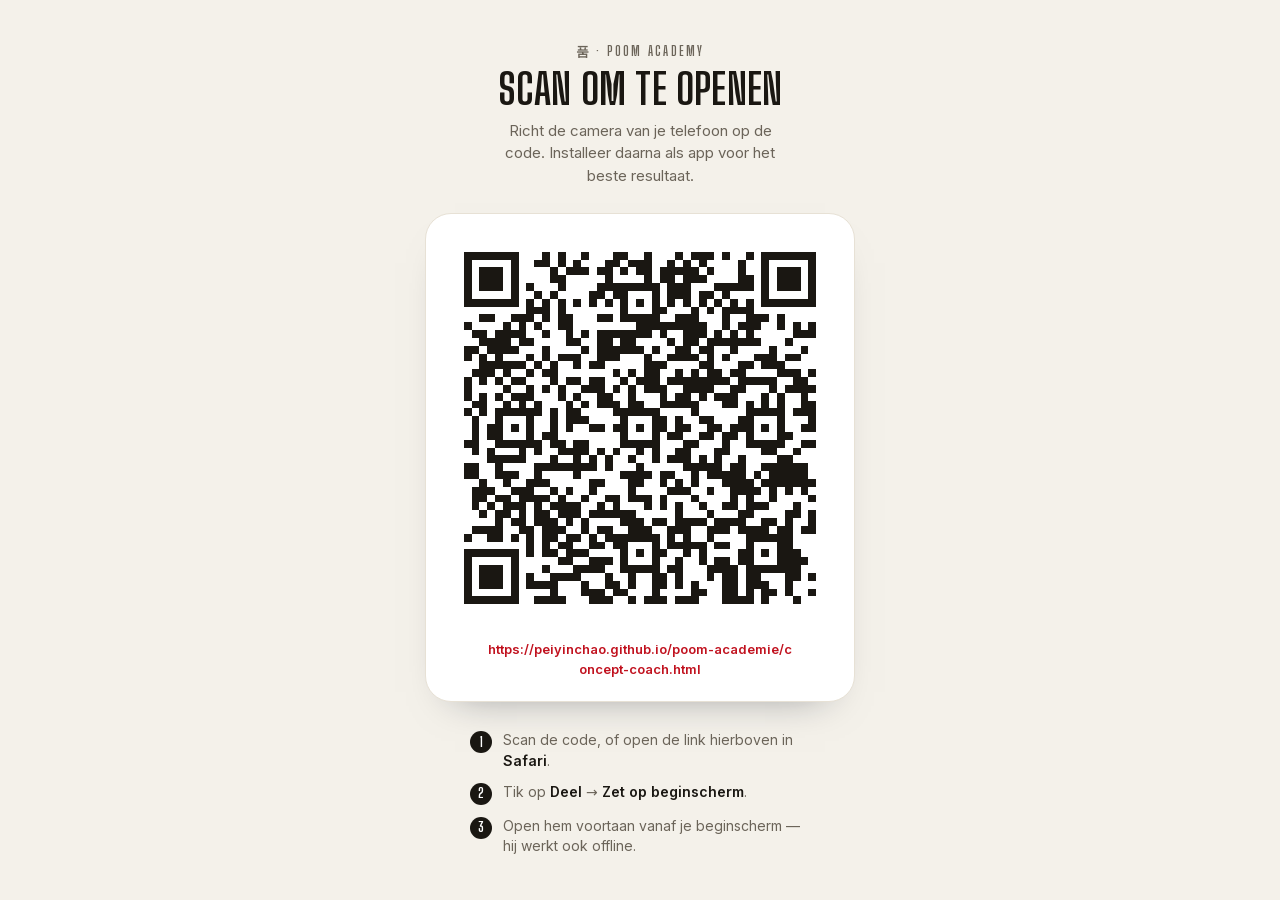
<file: qr.html>
<!doctype html>
<html lang="nl">
<head>
<meta charset="utf-8">
<meta name="viewport" content="width=device-width,initial-scale=1,viewport-fit=cover">
<title>Poom Academy — scan om te openen</title>
<meta name="robots" content="noindex">
<link rel="stylesheet" href="fonts/inter.css">
<link rel="stylesheet" href="fonts/bigshoulders.css">
<link rel="icon" href="icon-taeguk-light.svg">
<style>
  :root{
    --ink:#1A1712; --page:#F4F1EA; --gray:#6B6459; --line:#E7E1D5;
    --surface:#FFFFFF; --seal:#C1121F;
    --text:'Inter',system-ui,-apple-system,'Segoe UI',Roboto,sans-serif;
    --cond:'Big Shoulders Display',system-ui,sans-serif;
  }
  *{box-sizing:border-box}
  html,body{margin:0}
  body{min-height:100svh;background:var(--page);color:var(--ink);font-family:var(--text);
    -webkit-font-smoothing:antialiased;display:grid;place-items:center;
    padding:calc(env(safe-area-inset-top) + 28px) 22px calc(env(safe-area-inset-bottom) + 28px)}
  .wrap{width:100%;max-width:430px;text-align:center}
  .eye{font-family:var(--cond);text-transform:uppercase;letter-spacing:.18em;
    font-size:12.5px;font-weight:700;color:var(--gray);margin-bottom:8px}
  h1{font-family:var(--cond);text-transform:uppercase;letter-spacing:.005em;
    font-weight:800;font-size:clamp(30px,9vw,42px);line-height:.98;margin:0 0 10px}
  .lead{font-size:15px;line-height:1.5;color:var(--gray);margin:0 auto 26px;max-width:32ch}
  .card{background:var(--surface);border:1px solid var(--line);border-radius:26px;
    padding:22px;box-shadow:0 20px 40px -30px rgba(16,24,40,.5)}
  /* shape-rendering keeps the module edges hard at any scale */
  .card svg{display:block;width:100%;height:auto;shape-rendering:crispEdges}
  .url{display:block;margin:20px auto 0;font-size:13px;line-height:1.5;color:var(--seal);
    word-break:break-all;text-decoration:none;font-weight:600;max-width:34ch}
  .url:hover{text-decoration:underline}
  .steps{margin:28px auto 0;padding:0;list-style:none;text-align:left;max-width:34ch;
    display:flex;flex-direction:column;gap:11px}
  .steps li{display:flex;gap:11px;align-items:flex-start;font-size:14px;line-height:1.45;color:var(--gray)}
  .steps b{color:var(--ink);font-weight:600}
  .n{flex:none;width:22px;height:22px;border-radius:50%;background:var(--ink);color:#fff;
    font-family:var(--cond);font-weight:700;font-size:13px;display:grid;place-items:center;margin-top:1px}
  @media (prefers-color-scheme:dark){
    :root{--page:#14120E;--ink:#F4F1EA;--surface:#FFFFFF;--gray:#A49B8C;--line:#2A251C}
    .n{background:var(--seal)}
  }
</style>
</head>
<body>
  <main class="wrap">
    <div class="eye">품 &middot; Poom Academy</div>
    <h1>Scan om te openen</h1>
    <p class="lead">Richt de camera van je telefoon op de code. Installeer daarna als app voor het beste resultaat.</p>

    <div class="card">
      <svg viewBox="-2 -2 49 49" role="img" aria-label="QR-code naar de Poom Academy web-app">
        <path stroke="#1a1712" d="M0 0.5h7m3 0h1m1 0h1m2 0h1m3 0h2m2 0h1m3 0h1m1 0h3m1 0h1m2 0h1m1 0h7m-45 1h1m5 0h1m2 0h2m1 0h1m1 0h1m3 0h2m1 0h3m2 0h1m1 0h1m1 0h1m4 0h1m2 0h1m5 0h1m-45 1h1m1 0h3m1 0h1m4 0h1m1 0h3m1 0h2m1 0h1m1 0h2m1 0h5m1 0h1m3 0h1m2 0h1m1 0h3m1 0h1m-45 1h1m1 0h3m1 0h1m4 0h2m5 0h1m4 0h1m1 0h2m1 0h3m4 0h2m1 0h1m1 0h3m1 0h1m-45 1h1m1 0h3m1 0h1m1 0h1m3 0h1m4 0h8m1 0h3m3 0h5m1 0h1m1 0h3m1 0h1m-45 1h1m5 0h1m2 0h1m1 0h1m4 0h2m1 0h2m3 0h1m1 0h3m1 0h2m1 0h1m4 0h1m5 0h1m-45 1h7m1 0h1m1 0h1m1 0h1m1 0h1m1 0h1m1 0h1m1 0h1m1 0h1m1 0h1m1 0h1m1 0h1m1 0h1m1 0h1m1 0h1m1 0h1m1 0h7m-37 1h3m1 0h1m7 0h1m3 0h2m3 0h1m1 0h1m1 0h4m-35 1h2m2 0h3m1 0h1m1 0h2m3 0h2m1 0h5m2 0h3m3 0h1m2 0h3m1 0h1m-41 1h1m4 0h1m1 0h1m1 0h1m2 0h2m8 0h9m2 0h1m1 0h3m2 0h1m1 0h1m1 0h1m-44 1h2m1 0h4m2 0h1m2 0h1m1 0h1m1 0h7m1 0h1m2 0h3m1 0h1m1 0h1m1 0h1m5 0h3m-43 1h4m1 0h2m4 0h2m2 0h2m1 0h2m4 0h1m1 0h2m1 0h7m3 0h1m-42 1h2m1 0h4m3 0h1m4 0h1m1 0h6m1 0h1m2 0h2m1 0h2m2 0h1m4 0h1m3 0h1m-44 1h1m1 0h1m1 0h1m3 0h1m1 0h1m1 0h3m2 0h3m3 0h1m2 0h4m1 0h1m1 0h1m3 0h3m1 0h2m-41 1h6m1 0h1m1 0h1m2 0h1m1 0h2m5 0h3m4 0h2m3 0h2m1 0h3m-40 1h3m1 0h1m2 0h1m1 0h2m7 0h1m1 0h1m1 0h2m2 0h1m1 0h1m1 0h2m1 0h2m4 0h3m1 0h1m-45 1h1m1 0h1m1 0h1m1 0h2m3 0h1m1 0h2m1 0h2m2 0h1m1 0h3m1 0h8m1 0h5m2 0h2m-44 1h1m4 0h1m2 0h1m1 0h1m1 0h1m2 0h3m1 0h1m1 0h1m1 0h3m2 0h4m2 0h2m3 0h1m1 0h4m-45 1h1m1 0h1m1 0h1m1 0h3m3 0h1m1 0h1m2 0h2m2 0h1m3 0h1m1 0h2m1 0h1m1 0h3m3 0h1m1 0h1m2 0h1m-43 1h2m2 0h1m1 0h1m1 0h1m3 0h1m1 0h1m1 0h3m1 0h2m2 0h5m3 0h2m1 0h1m1 0h1m1 0h1m2 0h2m-45 1h1m1 0h1m1 0h6m1 0h1m1 0h2m4 0h6m4 0h1m6 0h5m1 0h3m-44 1h1m2 0h1m3 0h1m2 0h1m1 0h3m4 0h1m3 0h2m1 0h1m2 0h2m3 0h2m3 0h1m3 0h1m-44 1h1m1 0h2m1 0h1m1 0h1m2 0h1m1 0h1m2 0h2m1 0h2m1 0h1m1 0h2m1 0h2m2 0h2m1 0h3m1 0h1m1 0h1m2 0h2m-44 1h1m1 0h2m3 0h1m1 0h2m8 0h1m3 0h1m1 0h2m2 0h2m1 0h2m1 0h1m3 0h2m-42 1h2m2 0h6m1 0h2m1 0h2m4 0h5m3 0h2m3 0h1m2 0h5m2 0h2m-44 1h1m1 0h1m3 0h1m1 0h1m2 0h4m1 0h1m1 0h1m2 0h1m1 0h1m2 0h2m3 0h2m4 0h2m2 0h1m-40 1h5m3 0h1m2 0h1m1 0h1m1 0h1m2 0h1m2 0h1m1 0h3m1 0h1m1 0h1m2 0h1m4 0h2m-42 1h2m2 0h1m4 0h8m1 0h1m3 0h1m5 0h5m1 0h2m2 0h6m-44 1h2m2 0h3m2 0h1m4 0h1m5 0h4m1 0h2m2 0h1m1 0h5m1 0h1m1 0h5m-42 1h1m2 0h1m2 0h3m5 0h2m3 0h2m2 0h1m1 0h1m1 0h1m3 0h4m1 0h7m-44 1h3m2 0h3m2 0h1m1 0h1m2 0h1m4 0h1m4 0h3m2 0h1m2 0h4m1 0h1m1 0h1m1 0h1m-43 1h2m1 0h2m1 0h4m1 0h1m2 0h1m2 0h2m1 0h3m1 0h1m3 0h1m4 0h1m1 0h1m2 0h1m4 0h1m-44 1h1m1 0h1m1 0h3m1 0h1m1 0h4m2 0h1m1 0h1m3 0h1m1 0h1m1 0h1m2 0h1m2 0h2m1 0h3m3 0h1m-41 1h1m1 0h2m1 0h1m1 0h2m1 0h3m1 0h6m5 0h1m3 0h1m3 0h2m4 0h2m1 0h1m-41 1h1m1 0h2m1 0h3m1 0h1m1 0h1m4 0h3m1 0h2m1 0h4m1 0h4m2 0h2m1 0h1m2 0h1m-44 1h4m2 0h2m1 0h3m2 0h1m1 0h2m2 0h3m2 0h3m2 0h3m1 0h4m1 0h2m1 0h2m-45 1h1m2 0h2m1 0h1m1 0h1m1 0h2m1 0h2m1 0h1m1 0h7m1 0h1m1 0h1m2 0h1m4 0h6m-34 1h1m1 0h1m1 0h2m2 0h2m1 0h2m3 0h1m1 0h5m1 0h2m2 0h1m3 0h2m-42 1h7m1 0h1m1 0h2m1 0h3m4 0h1m1 0h1m1 0h2m2 0h1m1 0h1m4 0h2m1 0h1m1 0h3m-43 1h1m5 0h1m5 0h2m2 0h3m1 0h1m3 0h1m2 0h1m2 0h1m1 0h2m1 0h2m3 0h4m-44 1h1m1 0h3m1 0h1m3 0h1m3 0h4m2 0h5m1 0h2m3 0h4m1 0h7m-43 1h1m1 0h3m1 0h1m1 0h1m2 0h4m3 0h1m2 0h1m2 0h2m1 0h1m3 0h1m1 0h2m1 0h2m3 0h2m1 0h1m-45 1h1m1 0h3m1 0h1m1 0h4m3 0h1m2 0h2m1 0h1m2 0h2m1 0h1m1 0h1m3 0h2m1 0h3m2 0h1m-42 1h1m5 0h1m4 0h1m3 0h3m1 0h2m3 0h1m4 0h2m2 0h2m1 0h1m1 0h2m1 0h1m2 0h1m-45 1h7m2 0h4m3 0h3m2 0h1m1 0h3m1 0h3m3 0h4m1 0h1m3 0h1"/>
      </svg>
      <a class="url" href="https://peiyinchao.github.io/poom-academie/concept-coach.html">https://peiyinchao.github.io/poom-academie/concept-coach.html</a>
    </div>

    <ol class="steps">
      <li><span class="n">1</span><span>Scan de code, of open de link hierboven in <b>Safari</b>.</span></li>
      <li><span class="n">2</span><span>Tik op <b>Deel</b> &rarr; <b>Zet op beginscherm</b>.</span></li>
      <li><span class="n">3</span><span>Open hem voortaan vanaf je beginscherm &mdash; hij werkt ook offline.</span></li>
    </ol>
  </main>
</body>
</html>
</file>
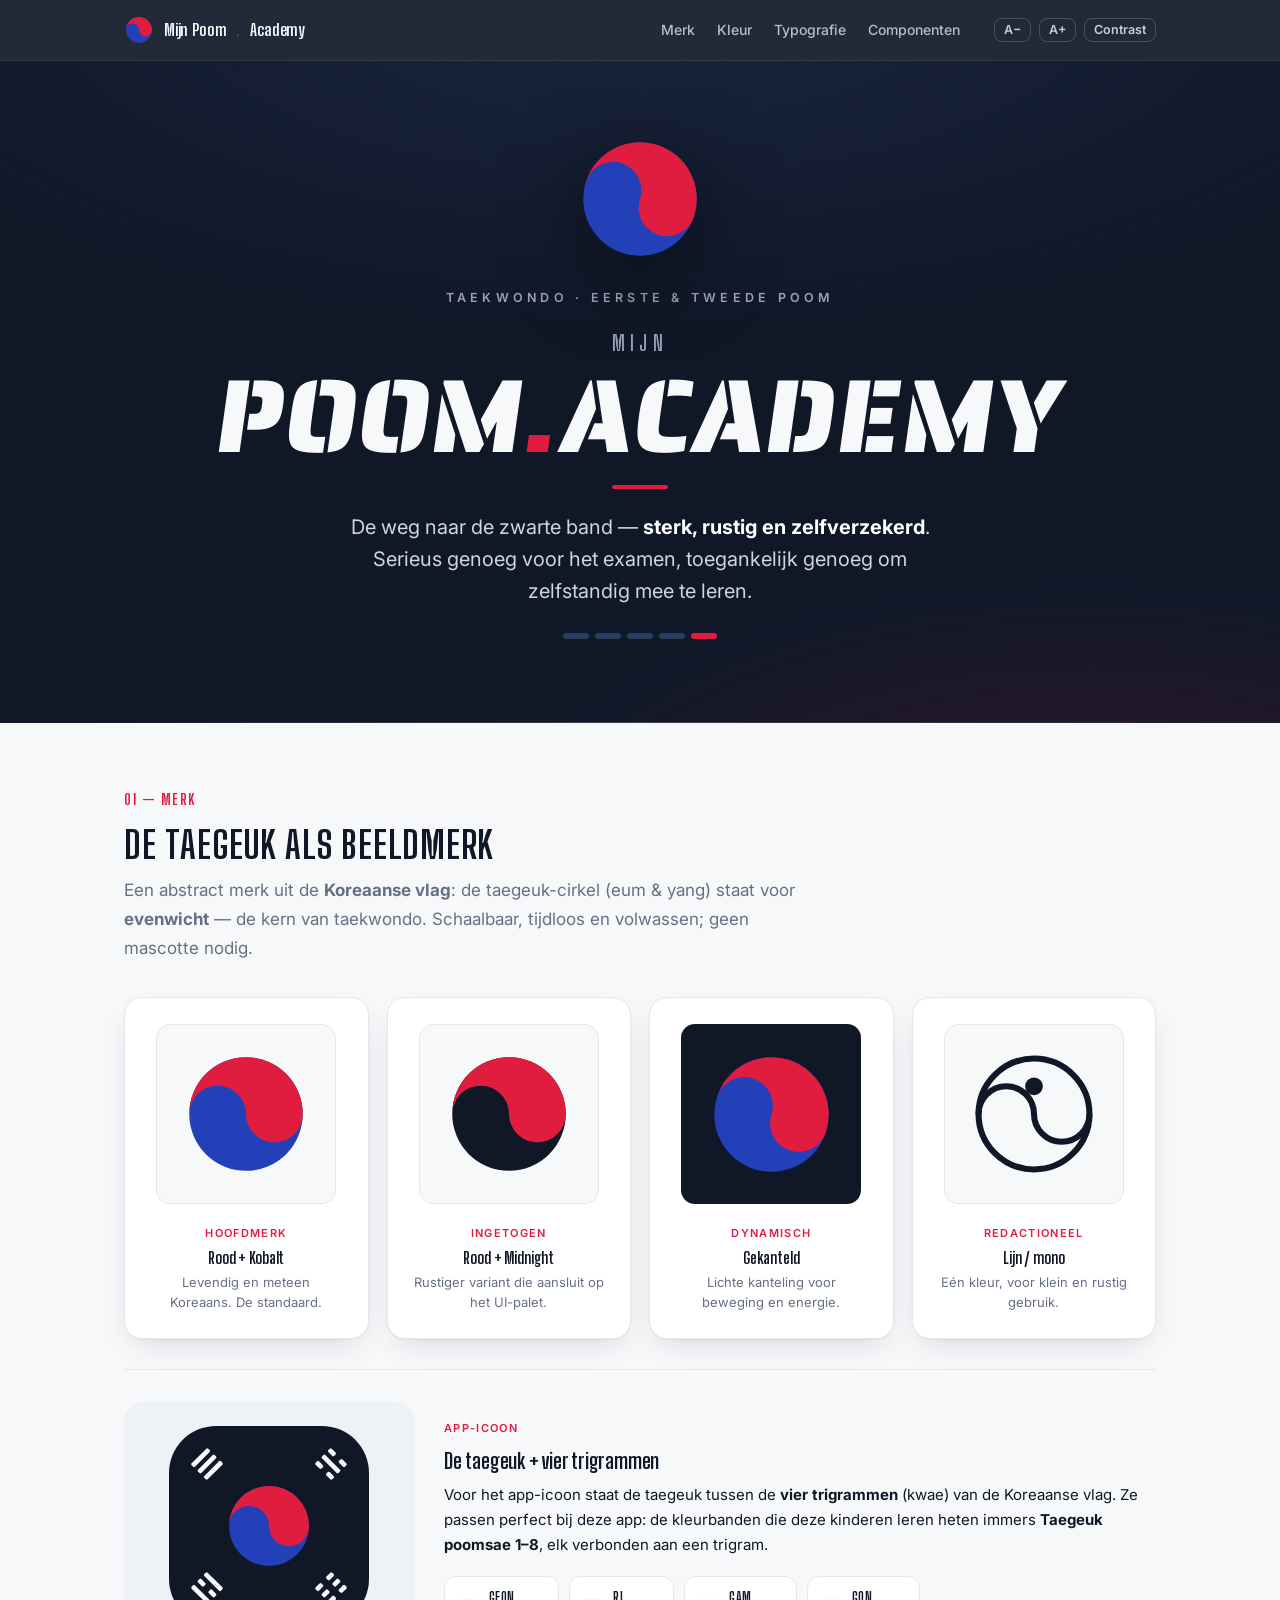
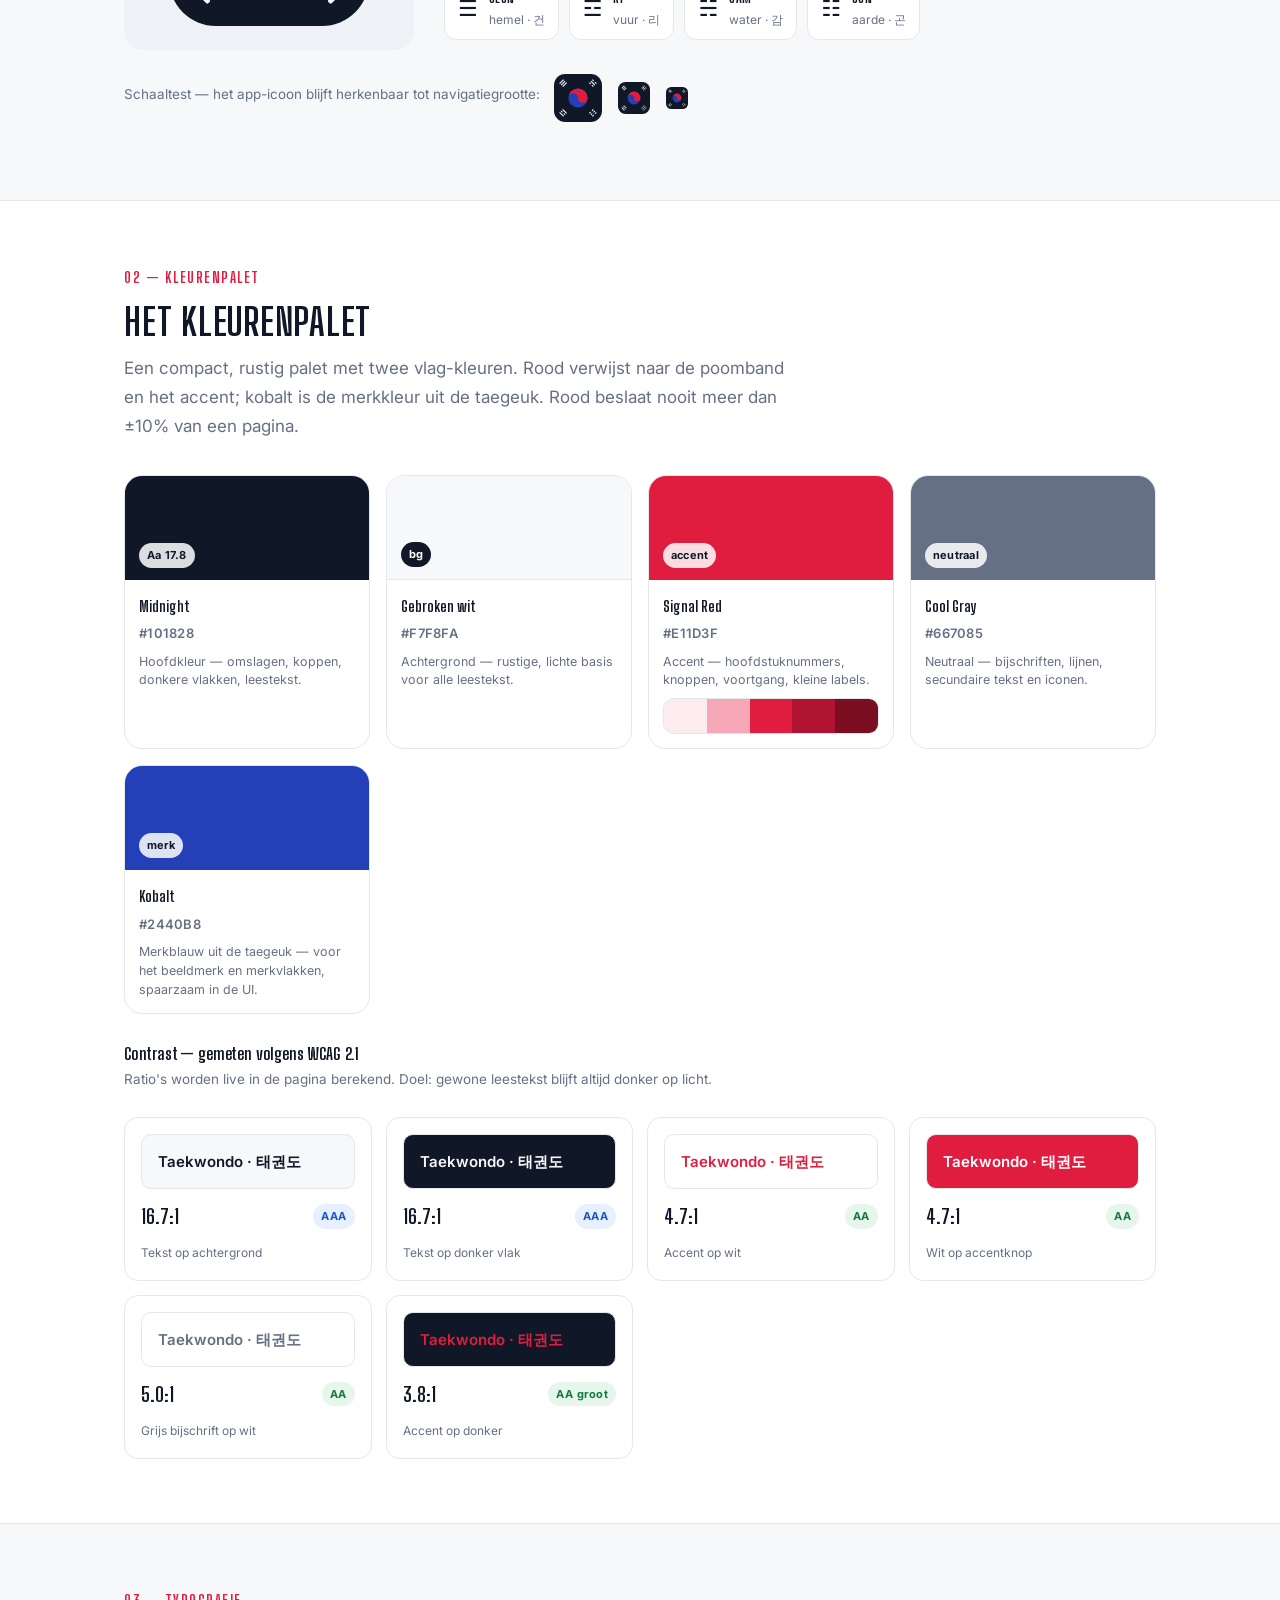
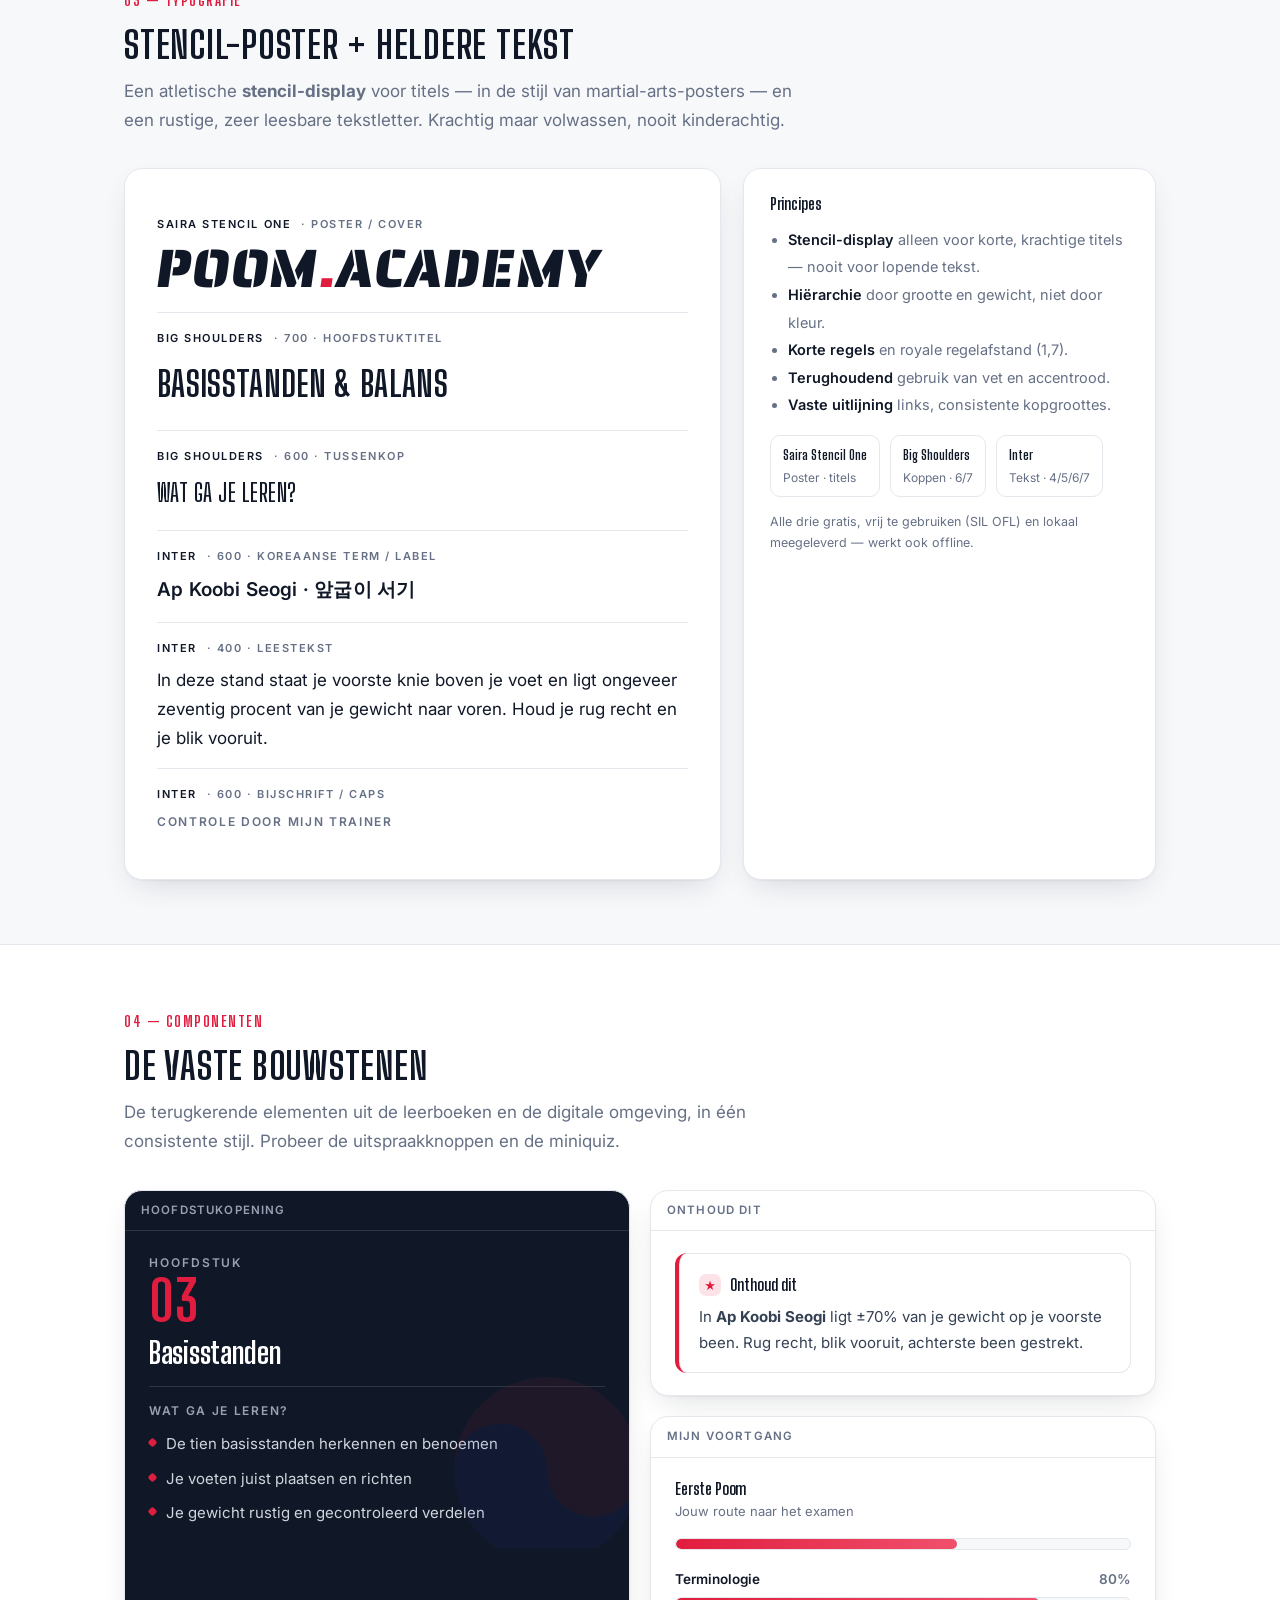
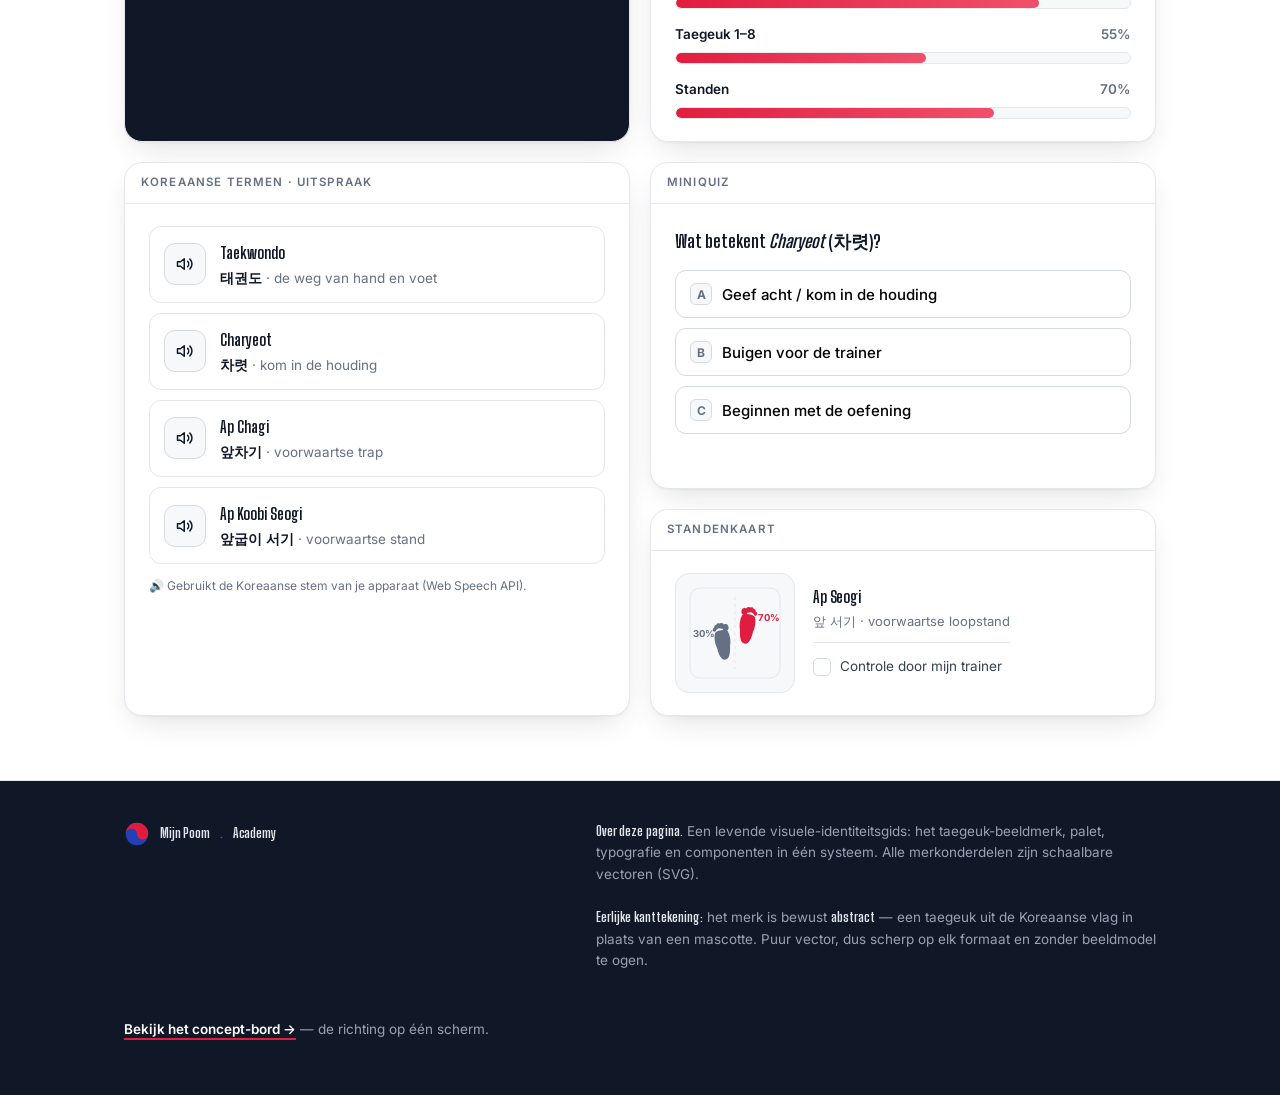
<file: styleguide.html>
<!doctype html>
<html lang="nl">
<head>
<meta charset="utf-8">
<meta name="viewport" content="width=device-width, initial-scale=1">
<title>Mijn Poom Academy — Visuele Identiteit</title>
<meta name="theme-color" content="#101828">
<link rel="icon" href="icon-taeguk-dark.svg">
<link rel="preconnect" href="https://fonts.googleapis.com">
<link rel="preconnect" href="https://fonts.gstatic.com" crossorigin>
<link href="https://fonts.googleapis.com/css2?family=Sora:wght@400;600;700;800&family=Inter:wght@400;500;600;700&display=swap" rel="stylesheet">
<link rel="stylesheet" href="fonts/poster.css">
<style>
  :root{
    --midnight:#101828;
    --off:#F7F8FA;
    --red:#E11D3F;
    --blue:#2440B8;
    --gray:#667085;
    --white:#FFFFFF;
    --ink:#101828;
    --line:#E4E7EC;
    --line-2:#D5DAE2;
    --muted:#667085;
    --surface:#FFFFFF;
    --page:#F7F8FA;
    --radius:18px;
    --radius-sm:12px;
    --shadow:0 1px 2px rgba(16,24,40,.04), 0 12px 32px -12px rgba(16,24,40,.18);
    --maxw:1080px;
    --font-display:'Big Shoulders Display', 'Sora', system-ui, -apple-system, Segoe UI, Roboto, sans-serif;
    --font-text:'Inter', system-ui, -apple-system, Segoe UI, Roboto, sans-serif;
    --font-poster:'Saira Stencil One', system-ui, sans-serif;
    --font-cond:'Big Shoulders Display', 'Sora', system-ui, sans-serif;
    --step:1;
  }
  *{box-sizing:border-box}
  html{font-size:calc(100% * var(--step))}
  body{
    margin:0;background:var(--page);color:var(--ink);
    font-family:var(--font-text);font-size:17px;line-height:1.7;
    -webkit-font-smoothing:antialiased;text-rendering:optimizeLegibility;
  }
  h1,h2,h3,h4{font-family:var(--font-display);line-height:1.15;margin:0;letter-spacing:-.01em}
  p{margin:0 0 1em}
  a{color:inherit}
  .wrap{max-width:var(--maxw);margin:0 auto;padding:0 24px}
  .eyebrow{font-family:var(--font-text);font-weight:600;font-size:12px;letter-spacing:.16em;
    text-transform:uppercase;color:var(--gray)}
  .accent{color:var(--red)}

  /* ---------- Top bar ---------- */
  .topbar{position:sticky;top:0;z-index:20;background:rgba(16,24,40,.92);
    backdrop-filter:saturate(1.2) blur(8px);color:var(--off);border-bottom:1px solid rgba(255,255,255,.08)}
  .topbar .wrap{display:flex;align-items:center;gap:16px;height:60px}
  .brandmini{display:flex;align-items:center;gap:10px;font-family:var(--font-display);
    font-weight:700;letter-spacing:-.01em}
  .brandmini img{width:30px;height:30px;display:block}
  .brandmini .accent{color:var(--red)}
  .topnav{margin-left:auto;display:flex;gap:22px;font-size:14px;font-weight:500;color:#C7CEDA}
  .topnav a{text-decoration:none;opacity:.9}
  .topnav a:hover{opacity:1;color:#fff}
  .a11y{display:flex;align-items:center;gap:8px;margin-left:18px}
  .a11y button{font-family:var(--font-text);cursor:pointer;border:1px solid rgba(255,255,255,.18);
    background:transparent;color:#C7CEDA;border-radius:8px;padding:5px 9px;font-size:12.5px;font-weight:600;line-height:1}
  .a11y button:hover{color:#fff;border-color:rgba(255,255,255,.4)}
  .a11y button[aria-pressed=true]{background:var(--red);border-color:var(--red);color:#fff}
  @media(max-width:720px){.topnav{display:none}}

  /* ---------- Hero / cover ---------- */
  .hero{background:
      radial-gradient(120% 90% at 50% -10%, #1a2540 0%, rgba(26,37,64,0) 55%),
      radial-gradient(80% 70% at 85% 120%, rgba(225,29,63,.16) 0%, rgba(225,29,63,0) 60%),
      var(--midnight);
    color:var(--off);text-align:center;padding:72px 0 84px;position:relative;overflow:hidden}
  .hero::after{content:"";position:absolute;inset:auto 0 0 0;height:1px;
    background:linear-gradient(90deg,transparent, rgba(255,255,255,.18), transparent)}
  .hero .emblem{width:132px;height:132px;margin:0 auto 22px;display:block;
    filter:drop-shadow(0 18px 40px rgba(0,0,0,.5))}
  .hero .kicker{letter-spacing:.34em;font-size:12.5px;color:#98A2B3;text-transform:uppercase;
    font-weight:600;margin-bottom:16px}
  .hero h1{font-family:var(--font-poster);font-weight:400;font-size:clamp(46px,9vw,104px);letter-spacing:.01em;line-height:.9;margin:0 0 6px;text-transform:uppercase;transform:skewX(-8deg)}
  .hero h1 .dot{color:var(--red)}
  .hero .myline{font-family:var(--font-cond);font-weight:600;font-size:clamp(15px,2.4vw,22px);letter-spacing:.24em;
    color:#98A2B3;text-transform:uppercase;margin-bottom:8px}
  .hero .rule{width:56px;height:4px;background:var(--red);border-radius:3px;margin:22px auto}
  .hero .tag{max-width:640px;margin:0 auto;color:#D0D5DD;font-size:clamp(16px,2vw,20px);line-height:1.6}
  .hero .belts{display:flex;gap:6px;justify-content:center;margin-top:26px}
  .hero .belts i{width:26px;height:6px;border-radius:3px;background:#2C3B60}
  .hero .belts i:last-child{background:var(--red)}
  .poster{font-family:var(--font-poster);font-weight:400;text-transform:uppercase;letter-spacing:.01em}
  .sk{display:inline-block;transform:skewX(-8deg)}
  .cond{font-family:var(--font-cond);font-weight:600;text-transform:uppercase;letter-spacing:.06em}
  .trigrow{display:flex;flex-wrap:wrap;gap:10px;margin-top:18px}
  .trigrow .tg{display:flex;align-items:center;gap:11px;border:1px solid var(--line);border-radius:12px;padding:9px 13px;background:#fff}
  .trigrow .tg .g{font-size:22px;line-height:1;color:var(--ink)}
  .trigrow .tg b{font-family:var(--font-cond);font-weight:700;text-transform:uppercase;letter-spacing:.03em;font-size:14px;display:block}
  .trigrow .tg small{color:var(--gray);font-size:12px;display:block}

  /* ---------- Section scaffold ---------- */
  section.block{padding:64px 0}
  .block > .wrap > header{max-width:680px;margin-bottom:34px}
  .block h2{font-family:var(--font-cond);font-weight:700;text-transform:uppercase;letter-spacing:.02em;font-size:clamp(26px,3.6vw,38px);margin-bottom:10px}
  .block header p{color:var(--gray);font-size:17px;margin:0}
  .secnum{font-family:var(--font-cond);font-weight:700;color:var(--red);font-size:15px;
    letter-spacing:.1em;text-transform:uppercase;margin-bottom:10px;display:block}
  .card{background:var(--surface);border:1px solid var(--line);border-radius:var(--radius);
    box-shadow:var(--shadow)}
  .alt{background:#fff;border-top:1px solid var(--line);border-bottom:1px solid var(--line)}

  /* ---------- Mascot ---------- */
  .lions{display:grid;grid-template-columns:repeat(auto-fit,minmax(220px,1fr));gap:18px}
  .lion{padding:26px;text-align:center;display:flex;flex-direction:column;align-items:center;gap:6px}
  .lion .stage{width:100%;aspect-ratio:1/1;max-width:180px;border-radius:14px;display:grid;place-items:center;margin-bottom:14px}
  .lion .stage img{width:74%;height:74%}
  .stage.light{background:var(--off);border:1px solid var(--line)}
  .stage.dark{background:var(--midnight)}
  .stage.plain{background:repeating-conic-gradient(#F0F2F5 0% 25%, #fff 0% 50%) 50% / 22px 22px}
  .lion h4{font-size:16px;font-weight:700}
  .lion small{color:var(--gray);font-size:13px;line-height:1.5}
  .lion .role{font-size:11px;font-weight:600;letter-spacing:.12em;text-transform:uppercase;color:var(--red)}
  .charshow{display:grid;grid-template-columns:minmax(200px,290px) 1fr;gap:30px;align-items:center;margin-top:30px;border-top:1px solid var(--line);padding-top:32px}
  .charstage{background:var(--midnight);border-radius:20px;padding:24px 18px;display:grid;place-items:center}
  .charstage img{width:100%;max-width:250px;height:auto;display:block}
  .chartext h3{font-size:21px;font-weight:700;margin:8px 0 10px;letter-spacing:-.01em}
  .chartext p{color:var(--ink);font-size:15px;line-height:1.65;margin:0}
  .charlist{list-style:none;margin:16px 0 12px;padding:0;display:flex;flex-direction:column;gap:8px}
  .charlist li{font-size:14px;line-height:1.5;color:var(--ink);padding-left:22px;position:relative}
  .charlist li::before{content:"";position:absolute;left:0;top:7px;width:9px;height:9px;border-radius:50%;background:var(--red)}
  .chartext small{color:var(--gray);font-size:13px}
  @media(max-width:640px){.charshow{grid-template-columns:1fr;text-align:center}.charlist li{text-align:left}}
  .iconrow{display:flex;align-items:center;gap:16px;justify-content:center;margin-top:6px}
  .iconrow img{display:block}

  /* ---------- Colour ---------- */
  .swatches{display:grid;grid-template-columns:repeat(auto-fit,minmax(210px,1fr));gap:16px}
  .sw{border-radius:var(--radius);overflow:hidden;border:1px solid var(--line);background:#fff}
  .sw .chip{height:104px;display:flex;align-items:flex-end;justify-content:space-between;padding:12px 14px}
  .sw .meta{padding:12px 14px 14px}
  .sw .meta b{font-family:var(--font-display);font-weight:700;font-size:15px}
  .sw .meta .hex{font-family:var(--font-text);font-weight:600;font-size:13px;color:var(--gray);
    letter-spacing:.02em;margin-top:2px}
  .sw .meta .role{font-size:12.5px;color:var(--gray);margin-top:8px;line-height:1.5}
  .sw .pill{font-size:11px;font-weight:700;background:rgba(255,255,255,.85);color:#101828;
    padding:3px 8px;border-radius:999px;letter-spacing:.02em}
  .tintrow{display:flex;margin-top:8px;border-radius:10px;overflow:hidden;border:1px solid var(--line)}
  .tintrow span{flex:1;height:34px}

  .contrast{margin-top:26px;display:grid;grid-template-columns:repeat(auto-fit,minmax(230px,1fr));gap:14px}
  .ctile{border:1px solid var(--line);border-radius:14px;padding:16px;display:flex;flex-direction:column;gap:10px}
  .ctile .demo{border-radius:10px;padding:14px 16px;font-weight:600;font-size:15px}
  .ctile .row{display:flex;align-items:center;justify-content:space-between;gap:10px}
  .ctile .ratio{font-family:var(--font-display);font-weight:700;font-size:20px}
  .badge{font-size:11px;font-weight:700;letter-spacing:.04em;padding:3px 8px;border-radius:999px}
  .badge.pass{background:#E7F6EC;color:#137a3a}
  .badge.aaa{background:#E6F0FF;color:#1b56c4}
  .badge.fail{background:#FDECEC;color:#c02626}
  .ctile small{color:var(--gray);font-size:12px}

  /* ---------- Typography ---------- */
  .type-wrap{display:grid;grid-template-columns:1.3fr .9fr;gap:22px}
  @media(max-width:820px){.type-wrap{grid-template-columns:1fr}}
  .specimen{padding:30px 32px}
  .specimen .line{padding:16px 0;border-bottom:1px solid var(--line)}
  .specimen .line:last-child{border-bottom:0}
  .specimen .lbl{font-size:11px;letter-spacing:.14em;text-transform:uppercase;color:var(--gray);
    font-weight:600;margin-bottom:8px;display:flex;gap:10px;flex-wrap:wrap}
  .specimen .lbl b{color:var(--ink);font-weight:600}
  .t-cover{font-family:var(--font-poster);font-weight:400;font-size:54px;letter-spacing:.01em;line-height:1;text-transform:uppercase}
  .t-chap{font-family:var(--font-cond);font-weight:700;font-size:34px;letter-spacing:.01em;text-transform:uppercase}
  .t-sec{font-family:var(--font-cond);font-weight:600;font-size:24px;letter-spacing:.02em;text-transform:uppercase}
  .t-kor{font-family:var(--font-text);font-weight:600;font-size:19px;letter-spacing:.01em}
  .t-body{font-family:var(--font-text);font-weight:400;font-size:17px;line-height:1.7;color:#101828}
  .t-cap{font-family:var(--font-text);font-weight:600;font-size:12px;letter-spacing:.14em;text-transform:uppercase;color:var(--gray)}
  .scale-note{padding:26px 26px}
  .scale-note h4{font-family:var(--font-display);font-weight:700;font-size:16px;margin-bottom:12px}
  .scale-note ul{margin:0;padding-left:18px;color:var(--gray);font-size:14.5px;line-height:1.9}
  .scale-note li b{color:var(--ink);font-weight:600}
  .fontchips{display:flex;gap:10px;margin-top:16px;flex-wrap:wrap}
  .fontchip{border:1px solid var(--line);border-radius:10px;padding:8px 12px;font-size:13px}
  .fontchip b{font-family:var(--font-display);font-weight:700}

  /* ---------- Components ---------- */
  .comp-grid{display:grid;grid-template-columns:repeat(2,1fr);gap:20px}
  @media(max-width:820px){.comp-grid{grid-template-columns:1fr}}
  .comp{padding:0;overflow:hidden}
  .comp .cap{display:flex;align-items:center;gap:8px;padding:10px 16px;border-bottom:1px solid var(--line);
    font-size:11.5px;font-weight:600;letter-spacing:.1em;text-transform:uppercase;color:var(--gray)}
  .comp .body{padding:22px 24px}

  /* chapter opener */
  .chapopen{background:var(--midnight);color:var(--off)}
  .chapopen .num{font-family:var(--font-display);font-weight:700;font-size:56px;color:var(--red);line-height:1;letter-spacing:.01em}
  .chapopen .eyebrow{color:#98A2B3}
  .chapopen h3{color:#fff;font-size:30px;font-weight:700;margin:6px 0 16px}
  .chapopen .learn{border-top:1px solid rgba(255,255,255,.12);padding-top:14px;margin-top:6px}
  .chapopen .learn .t-cap{color:#98A2B3;margin-bottom:10px}
  .chapopen ul{list-style:none;margin:0;padding:0;display:grid;gap:9px}
  .chapopen li{display:flex;gap:10px;align-items:flex-start;color:#D0D5DD;font-size:15px}
  .chapopen li::before{content:"";width:7px;height:7px;border-radius:2px;background:var(--red);margin-top:8px;flex:none;transform:rotate(45deg)}
  .chapopen img{position:absolute;right:-26px;bottom:-30px;width:216px;opacity:.07;pointer-events:none}
  .chapopen .body{position:relative;overflow:hidden}

  /* onthoud dit */
  .callout{border-left:4px solid var(--red);background:#fff;border-radius:12px;padding:18px 20px;
    box-shadow:inset 0 0 0 1px var(--line)}
  .callout .h{display:flex;align-items:center;gap:9px;font-family:var(--font-display);font-weight:700;font-size:16px;margin-bottom:6px}
  .callout .h .dot{width:22px;height:22px;border-radius:7px;background:rgba(225,29,63,.12);color:var(--red);
    display:grid;place-items:center;font-size:13px}
  .callout p{margin:0;color:#344054;font-size:15px}

  /* korean terms */
  .terms{display:grid;gap:10px}
  .term{display:flex;align-items:center;gap:14px;padding:12px 14px;border:1px solid var(--line);border-radius:12px;background:#fff}
  .term .spk{flex:none;width:42px;height:42px;border-radius:11px;border:1px solid var(--line-2);background:var(--off);
    color:var(--midnight);display:grid;place-items:center;cursor:pointer;transition:.15s}
  .term .spk:hover{background:var(--red);border-color:var(--red);color:#fff}
  .term .spk svg{width:18px;height:18px}
  .term .tx{min-width:0}
  .term .rom{font-family:var(--font-display);font-weight:700;font-size:16px}
  .term .han{font-weight:600;color:var(--midnight)}
  .term .tr{color:var(--gray);font-size:13.5px}
  .term .han{font-size:14px}

  /* quiz */
  .quiz .q{font-family:var(--font-display);font-weight:700;font-size:18px;margin-bottom:14px}
  .quiz .opts{display:grid;gap:10px}
  .quiz button{font-family:var(--font-text);text-align:left;border:1px solid var(--line-2);background:#fff;
    border-radius:11px;padding:12px 14px;font-size:15px;font-weight:500;cursor:pointer;transition:.14s;display:flex;
    align-items:center;gap:10px}
  .quiz button:hover{border-color:var(--midnight)}
  .quiz button .k{width:22px;height:22px;border-radius:6px;background:var(--off);border:1px solid var(--line-2);
    display:grid;place-items:center;font-size:12px;font-weight:700;color:var(--gray);flex:none}
  .quiz button.correct{border-color:#137a3a;background:#E7F6EC}
  .quiz button.correct .k{background:#137a3a;border-color:#137a3a;color:#fff}
  .quiz button.wrong{border-color:#c02626;background:#FDECEC}
  .quiz button.wrong .k{background:#c02626;border-color:#c02626;color:#fff}
  .quiz .fb{margin-top:12px;font-size:14px;font-weight:600;min-height:20px}

  /* progress */
  .prog h4{font-family:var(--font-display);font-weight:700;font-size:16px;margin-bottom:2px}
  .prog .sub{color:var(--gray);font-size:13px;margin-bottom:16px}
  .prog .bar{height:12px;border-radius:999px;background:var(--off);border:1px solid var(--line);overflow:hidden}
  .prog .bar > i{display:block;height:100%;background:linear-gradient(90deg,#E11D3F,#f0506b);border-radius:999px}
  .prog .rows{display:grid;gap:14px;margin-top:18px}
  .prog .r .top{display:flex;justify-content:space-between;font-size:13.5px;font-weight:600;margin-bottom:6px}
  .prog .r .top span:last-child{color:var(--gray)}

  /* stance */
  .stance{display:flex;gap:18px;align-items:center}
  .stance .diagram{flex:none;width:120px;height:120px;border:1px solid var(--line);border-radius:14px;background:var(--off);display:grid;place-items:center}
  .stance h4{font-family:var(--font-display);font-weight:700;font-size:16px;margin-bottom:4px}
  .stance .kr{font-size:13px;color:var(--gray);margin-bottom:10px}
  .stance .chk{display:flex;align-items:center;gap:9px;font-size:13.5px;color:#344054;
    border-top:1px solid var(--line);padding-top:12px;margin-top:4px}
  .stance .box{width:18px;height:18px;border-radius:5px;border:1.5px solid var(--line-2)}

  footer{background:var(--midnight);color:#98A2B3;padding:40px 0;font-size:13.5px}
  footer .wrap{display:flex;gap:16px;align-items:flex-start;flex-wrap:wrap;justify-content:space-between}
  footer b{color:#E4E7EC;font-family:var(--font-display)}
  footer .note{max-width:560px;line-height:1.6}
  footer .brandmini img{width:26px;height:26px}

  /* high contrast */
  body.hc{--page:#fff;--gray:#3a4250;--line:#98A2B3;--line-2:#667085;--muted:#3a4250}
  body.hc .card,body.hc .term,body.hc .quiz button{border-width:2px}
  body.hc .hero{background:#000}
  body.hc .chapopen,body.hc .topbar{background:#000}
</style>
</head>
<body>
<div class="topbar">
  <div class="wrap">
    <span class="brandmini"><img src="mark-taeguk.svg" alt=""> Mijn Poom<span class="accent">.</span>Academy</span>
    <nav class="topnav">
      <a href="#merk">Merk</a><a href="#kleur">Kleur</a><a href="#type">Typografie</a><a href="#comp">Componenten</a>
    </nav>
    <div class="a11y" role="group" aria-label="Toegankelijkheid">
      <button id="tminus" title="Kleinere tekst">A−</button>
      <button id="tplus" title="Grotere tekst">A+</button>
      <button id="hc" aria-pressed="false" title="Hoog contrast">Contrast</button>
    </div>
  </div>
</div>

<header class="hero">
  <img class="emblem" src="mark-taeguk-tilt.svg" alt="Taegeuk-merk van Mijn Poom Academy">
  <div class="kicker">Taekwondo · Eerste &amp; Tweede Poom</div>
  <div class="myline">Mijn</div>
  <h1>Poom<span class="dot">.</span>Academy</h1>
  <div class="rule"></div>
  <p class="tag">De weg naar de zwarte band — <strong style="color:#fff">sterk, rustig en zelfverzekerd</strong>. Serieus genoeg voor het examen, toegankelijk genoeg om zelfstandig mee te leren.</p>
  <div class="belts" aria-hidden="true"><i></i><i></i><i></i><i></i><i></i></div>
</header>

<!-- MERK -->
<section class="block" id="merk">
  <div class="wrap">
    <header>
      <span class="secnum">01 — Merk</span>
      <h2>De taegeuk als beeldmerk</h2>
      <p>Een abstract merk uit de <strong>Koreaanse vlag</strong>: de taegeuk-cirkel (eum &amp; yang) staat voor <strong>evenwicht</strong> — de kern van taekwondo. Schaalbaar, tijdloos en volwassen; geen mascotte nodig.</p>
    </header>
    <div class="lions">
      <div class="lion card">
        <div class="stage light"><img src="mark-taeguk.svg" alt="Taegeuk-merk in rood en kobalt"></div>
        <span class="role">Hoofdmerk</span>
        <h4>Rood + Kobalt</h4>
        <small>Levendig en meteen Koreaans. De standaard.</small>
      </div>
      <div class="lion card">
        <div class="stage light"><img src="mark-taeguk-mid.svg" alt="Taegeuk-merk in rood en midnight"></div>
        <span class="role">Ingetogen</span>
        <h4>Rood + Midnight</h4>
        <small>Rustiger variant die aansluit op het UI-palet.</small>
      </div>
      <div class="lion card">
        <div class="stage dark"><img src="mark-taeguk-tilt.svg" alt="Gekanteld taegeuk-merk"></div>
        <span class="role">Dynamisch</span>
        <h4>Gekanteld</h4>
        <small>Lichte kanteling voor beweging en energie.</small>
      </div>
      <div class="lion card">
        <div class="stage light"><img src="mark-taeguk-line.svg" alt="Taegeuk in lijnvorm"></div>
        <span class="role">Redactioneel</span>
        <h4>Lijn / mono</h4>
        <small>Eén kleur, voor klein en rustig gebruik.</small>
      </div>
    </div>
    <div class="charshow">
      <div class="charstage" style="background:#EEF1F5"><img src="icon-taeguk-dark.svg" alt="App-icoon: taegeuk met de vier trigrammen op een donker afgerond vierkant" style="max-width:200px"></div>
      <div class="chartext">
        <span class="role" style="color:var(--red);font-size:11px;font-weight:600;letter-spacing:.12em;text-transform:uppercase">App-icoon</span>
        <h3>De taegeuk + vier trigrammen</h3>
        <p>Voor het app-icoon staat de taegeuk tussen de <strong>vier trigrammen</strong> (kwae) van de Koreaanse vlag. Ze passen perfect bij deze app: de kleurbanden die deze kinderen leren heten immers <strong>Taegeuk poomsae 1–8</strong>, elk verbonden aan een trigram.</p>
        <div class="trigrow">
          <div class="tg"><span class="g">☰</span><span><b>Geon</b><small>hemel · 건</small></span></div>
          <div class="tg"><span class="g">☲</span><span><b>Ri</b><small>vuur · 리</small></span></div>
          <div class="tg"><span class="g">☵</span><span><b>Gam</b><small>water · 감</small></span></div>
          <div class="tg"><span class="g">☷</span><span><b>Gon</b><small>aarde · 곤</small></span></div>
        </div>
      </div>
    </div>
    <p style="color:var(--gray);font-size:13.5px;margin-top:18px">
      Schaaltest — het app-icoon blijft herkenbaar tot navigatiegrootte:
      <span class="iconrow" style="display:inline-flex;vertical-align:middle;margin-left:10px">
        <img src="icon-taeguk-dark.svg" width="48" height="48" alt=""><img src="icon-taeguk-dark.svg" width="32" height="32" alt=""><img src="icon-taeguk-dark.svg" width="22" height="22" alt="">
      </span>
    </p>
  </div>
</section>

<!-- KLEUR -->
<section class="block alt" id="kleur">
  <div class="wrap">
    <header>
      <span class="secnum">02 — Kleurenpalet</span>
      <h2>Het kleurenpalet</h2>
      <p>Een compact, rustig palet met twee vlag-kleuren. Rood verwijst naar de poomband en het accent; kobalt is de merkkleur uit de taegeuk. Rood beslaat nooit meer dan ±10% van een pagina.</p>
    </header>
    <div class="swatches">
      <div class="sw">
        <div class="chip" style="background:#101828"><span class="pill">Aa 17.8</span></div>
        <div class="meta"><b>Midnight</b><div class="hex">#101828</div>
          <div class="role">Hoofdkleur — omslagen, koppen, donkere vlakken, leestekst.</div></div>
      </div>
      <div class="sw">
        <div class="chip" style="background:#F7F8FA;border-bottom:1px solid var(--line)"><span class="pill" style="background:#101828;color:#fff">bg</span></div>
        <div class="meta"><b>Gebroken wit</b><div class="hex">#F7F8FA</div>
          <div class="role">Achtergrond — rustige, lichte basis voor alle leestekst.</div></div>
      </div>
      <div class="sw">
        <div class="chip" style="background:#E11D3F"><span class="pill">accent</span></div>
        <div class="meta"><b>Signal Red</b><div class="hex">#E11D3F</div>
          <div class="role">Accent — hoofdstuknummers, knoppen, voortgang, kleine labels.</div>
          <div class="tintrow" aria-hidden="true">
            <span style="background:#FDECEF"></span><span style="background:#F6A8B8"></span><span style="background:#E11D3F"></span><span style="background:#B01430"></span><span style="background:#7C0E22"></span>
          </div></div>
      </div>
      <div class="sw">
        <div class="chip" style="background:#667085"><span class="pill">neutraal</span></div>
        <div class="meta"><b>Cool Gray</b><div class="hex">#667085</div>
          <div class="role">Neutraal — bijschriften, lijnen, secundaire tekst en iconen.</div></div>
      </div>
      <div class="sw">
        <div class="chip" style="background:#2440B8"><span class="pill">merk</span></div>
        <div class="meta"><b>Kobalt</b><div class="hex">#2440B8</div>
          <div class="role">Merkblauw uit de taegeuk — voor het beeldmerk en merkvlakken, spaarzaam in de UI.</div></div>
      </div>
    </div>

    <h3 style="font-family:var(--font-display);font-size:17px;margin:30px 0 4px">Contrast — gemeten volgens WCAG&nbsp;2.1</h3>
    <p style="color:var(--gray);font-size:13.5px;margin:0">Ratio&#39;s worden live in de pagina berekend. Doel: gewone leestekst blijft altijd donker op licht.</p>
    <div class="contrast" id="contrast"></div>
  </div>
</section>

<!-- TYPOGRAFIE -->
<section class="block" id="type">
  <div class="wrap">
    <header>
      <span class="secnum">03 — Typografie</span>
      <h2>Stencil-poster + heldere tekst</h2>
      <p>Een atletische <strong>stencil-display</strong> voor titels — in de stijl van martial-arts-posters — en een rustige, zeer leesbare tekstletter. Krachtig maar volwassen, nooit kinderachtig.</p>
    </header>
    <div class="type-wrap">
      <div class="specimen card">
        <div class="line">
          <div class="lbl"><b>Saira Stencil One</b> · poster / cover</div>
          <div class="t-cover"><span class="sk">Poom<span style="color:var(--red)">.</span>Academy</span></div>
        </div>
        <div class="line">
          <div class="lbl"><b>Big Shoulders</b> · 700 · hoofdstuktitel</div>
          <div class="t-chap">Basisstanden &amp; balans</div>
        </div>
        <div class="line">
          <div class="lbl"><b>Big Shoulders</b> · 600 · tussenkop</div>
          <div class="t-sec">Wat ga je leren?</div>
        </div>
        <div class="line">
          <div class="lbl"><b>Inter</b> · 600 · Koreaanse term / label</div>
          <div class="t-kor">Ap&nbsp;Koobi&nbsp;Seogi · 앞굽이&nbsp;서기</div>
        </div>
        <div class="line">
          <div class="lbl"><b>Inter</b> · 400 · leestekst</div>
          <div class="t-body">In deze stand staat je voorste knie boven je voet en ligt ongeveer zeventig procent van je gewicht naar voren. Houd je rug recht en je blik vooruit.</div>
        </div>
        <div class="line">
          <div class="lbl"><b>Inter</b> · 600 · bijschrift / caps</div>
          <div class="t-cap">Controle door mijn trainer</div>
        </div>
      </div>
      <div class="scale-note card">
        <div class="scale-note" style="padding:0">
          <h4>Principes</h4>
          <ul>
            <li><b>Stencil-display</b> alleen voor korte, krachtige titels — nooit voor lopende tekst.</li>
            <li><b>Hiërarchie</b> door grootte en gewicht, niet door kleur.</li>
            <li><b>Korte regels</b> en royale regelafstand (1,7).</li>
            <li><b>Terughoudend</b> gebruik van vet en accentrood.</li>
            <li><b>Vaste uitlijning</b> links, consistente kopgroottes.</li>
          </ul>
          <div class="fontchips">
            <div class="fontchip"><b>Saira Stencil One</b><br><span style="color:var(--gray);font-size:12px">Poster · titels</span></div>
            <div class="fontchip"><b>Big Shoulders</b><br><span style="color:var(--gray);font-size:12px">Koppen · 6/7</span></div>
            <div class="fontchip"><b>Inter</b><br><span style="color:var(--gray);font-size:12px">Tekst · 4/5/6/7</span></div>
          </div>
          <p style="color:var(--gray);font-size:12.5px;margin-top:14px;margin-bottom:0">Alle drie gratis, vrij te gebruiken (SIL OFL) en lokaal meegeleverd — werkt ook offline.</p>
        </div>
      </div>
    </div>
  </div>
</section>

<!-- COMPONENTEN -->
<section class="block alt" id="comp">
  <div class="wrap">
    <header>
      <span class="secnum">04 — Componenten</span>
      <h2>De vaste bouwstenen</h2>
      <p>De terugkerende elementen uit de leerboeken en de digitale omgeving, in één consistente stijl. Probeer de uitspraakknoppen en de miniquiz.</p>
    </header>
    <div class="comp-grid">

      <!-- Chapter opener -->
      <div class="comp card chapopen">
        <div class="cap" style="color:#98A2B3;border-color:rgba(255,255,255,.12)">Hoofdstukopening</div>
        <div class="body">
          <div class="eyebrow">Hoofdstuk</div>
          <div class="num">03</div>
          <h3>Basisstanden</h3>
          <div class="learn">
            <div class="t-cap">Wat ga je leren?</div>
            <ul>
              <li>De tien basisstanden herkennen en benoemen</li>
              <li>Je voeten juist plaatsen en richten</li>
              <li>Je gewicht rustig en gecontroleerd verdelen</li>
            </ul>
          </div>
          <img src="mark-taeguk.svg" alt="" aria-hidden="true">
        </div>
      </div>

      <!-- Right column stacked -->
      <div style="display:grid;gap:20px">
        <!-- Onthoud dit -->
        <div class="comp card">
          <div class="cap">Onthoud dit</div>
          <div class="body">
            <div class="callout">
              <div class="h"><span class="dot">★</span> Onthoud dit</div>
              <p>In <strong>Ap&nbsp;Koobi&nbsp;Seogi</strong> ligt ±70% van je gewicht op je voorste been. Rug recht, blik vooruit, achterste been gestrekt.</p>
            </div>
          </div>
        </div>
        <!-- Progress -->
        <div class="comp card">
          <div class="cap">Mijn voortgang</div>
          <div class="body prog">
            <h4>Eerste Poom</h4>
            <div class="sub">Jouw route naar het examen</div>
            <div class="bar"><i style="width:62%"></i></div>
            <div class="rows">
              <div class="r"><div class="top"><span>Terminologie</span><span>80%</span></div><div class="bar"><i style="width:80%"></i></div></div>
              <div class="r"><div class="top"><span>Taegeuk 1–8</span><span>55%</span></div><div class="bar"><i style="width:55%"></i></div></div>
              <div class="r"><div class="top"><span>Standen</span><span>70%</span></div><div class="bar"><i style="width:70%"></i></div></div>
            </div>
          </div>
        </div>
      </div>

      <!-- Korean terms -->
      <div class="comp card">
        <div class="cap">Koreaanse termen · uitspraak</div>
        <div class="body">
          <div class="terms" id="terms"></div>
          <p style="color:var(--gray);font-size:12px;margin:12px 0 0">🔊 Gebruikt de Koreaanse stem van je apparaat (Web Speech API).</p>
        </div>
      </div>

      <!-- Quiz + stance -->
      <div style="display:grid;gap:20px">
        <div class="comp card">
          <div class="cap">Miniquiz</div>
          <div class="body quiz" id="quiz">
            <div class="q">Wat betekent <em>Charyeot</em> (차렷)?</div>
            <div class="opts">
              <button data-correct="true"><span class="k">A</span> Geef acht / kom in de houding</button>
              <button><span class="k">B</span> Buigen voor de trainer</button>
              <button><span class="k">C</span> Beginnen met de oefening</button>
            </div>
            <div class="fb" id="fb"></div>
          </div>
        </div>
        <div class="comp card">
          <div class="cap">Standenkaart</div>
          <div class="body">
            <div class="stance">
              <div class="diagram">
                <svg width="92" height="92" viewBox="0 0 92 92" aria-hidden="true">
                  <rect x="1" y="1" width="90" height="90" rx="10" fill="none" stroke="#E4E7EC"/>
                  <line x1="46" y1="10" x2="46" y2="82" stroke="#E4E7EC" stroke-dasharray="3 4"/>
                  <defs>
                    <g id="foot" fill="currentColor">
                      <path d="M -6.5 -11 C -8.2 -7 -8.2 -1 -6.6 4 C -6.1 9 -5 13 -3.4 15.2 C -1.4 17.4 1.4 17.4 3.4 15.2 C 5 13 6.1 9 6.6 4 C 8.2 -1 8.2 -7 6.5 -11 C 4 -13.5 -4 -13.5 -6.5 -11 Z"/>
                      <ellipse cx="-4.6" cy="-15" rx="3.1" ry="3.5"/>
                      <ellipse cx="-1" cy="-17.2" rx="2.6" ry="2.9"/>
                      <ellipse cx="2" cy="-17.6" rx="2.3" ry="2.6"/>
                      <ellipse cx="4.6" cy="-16.4" rx="2" ry="2.3"/>
                      <ellipse cx="6.6" cy="-14.4" rx="1.7" ry="2"/>
                    </g>
                  </defs>
                  <!-- back foot -->
                  <use href="#foot" transform="translate(34 56) rotate(-8) scale(-1,1)" color="#667085"/>
                  <!-- front foot -->
                  <use href="#foot" transform="translate(58 40) rotate(8)" color="#E11D3F"/>
                  <text x="15" y="50" font-family="Inter,sans-serif" font-size="9.5" font-weight="700" fill="#667085" text-anchor="middle">30%</text>
                  <text x="80" y="34" font-family="Inter,sans-serif" font-size="9.5" font-weight="700" fill="#E11D3F" text-anchor="middle">70%</text>
                </svg>
              </div>
              <div>
                <h4>Ap Seogi</h4>
                <div class="kr">앞 서기 · voorwaartse loopstand</div>
                <div class="chk"><span class="box"></span> Controle door mijn trainer</div>
              </div>
            </div>
          </div>
        </div>
      </div>

    </div>
  </div>
</section>

<footer>
  <div class="wrap">
    <span class="brandmini" style="color:#E4E7EC"><img src="mark-taeguk.svg" alt=""> Mijn Poom<span class="accent">.</span>Academy</span>
    <p class="note"><b>Over deze pagina.</b> Een levende visuele-identiteitsgids: het taegeuk-beeldmerk, palet, typografie en componenten in één systeem. Alle merkonderdelen zijn schaalbare vectoren (SVG). <br><br>
    <b>Eerlijke kanttekening:</b> het merk is bewust <b>abstract</b> — een taegeuk uit de Koreaanse vlag in plaats van een mascotte. Puur vector, dus scherp op elk formaat en zonder beeldmodel te ogen.</p>
    <p class="note" style="margin-top:18px"><a href="concept.html" style="color:#fff;font-weight:600;text-decoration:none;border-bottom:2px solid var(--red);padding-bottom:1px">Bekijk het concept-bord →</a> <span style="color:#98A2B3">— de richting op één scherm.</span></p>
  </div>
</footer>

<script>
  // ---- Accessibility: text scale + high contrast ----
  var step = 1;
  function setStep(s){ step = Math.min(1.4, Math.max(.9, s)); document.documentElement.style.setProperty('--step', step.toFixed(2)); }
  document.getElementById('tplus').onclick = function(){ setStep(step + .1); };
  document.getElementById('tminus').onclick = function(){ setStep(step - .1); };
  var hcBtn = document.getElementById('hc');
  hcBtn.onclick = function(){ var on = document.body.classList.toggle('hc'); hcBtn.setAttribute('aria-pressed', on); };

  // ---- WCAG contrast ----
  function lum(hex){
    var c = hex.replace('#','').match(/.{2}/g).map(function(h){
      var v = parseInt(h,16)/255; return v <= .03928 ? v/12.92 : Math.pow((v+.055)/1.055, 2.4);
    });
    return .2126*c[0] + .7152*c[1] + .0722*c[2];
  }
  function ratio(a,b){ var l1=lum(a), l2=lum(b); var hi=Math.max(l1,l2), lo=Math.min(l1,l2); return (hi+.05)/(lo+.05); }
  var pairs = [
    {name:'Tekst op achtergrond', fg:'#101828', bg:'#F7F8FA'},
    {name:'Tekst op donker vlak',  fg:'#F7F8FA', bg:'#101828'},
    {name:'Accent op wit',         fg:'#E11D3F', bg:'#FFFFFF'},
    {name:'Wit op accentknop',     fg:'#FFFFFF', bg:'#E11D3F'},
    {name:'Grijs bijschrift op wit',fg:'#667085', bg:'#FFFFFF'},
    {name:'Accent op donker',      fg:'#E11D3F', bg:'#101828'}
  ];
  var box = document.getElementById('contrast');
  pairs.forEach(function(p){
    var r = ratio(p.fg,p.bg), rr = Math.round(r*10)/10;
    var cls='fail', txt='onder AA';
    if(r>=7){cls='aaa';txt='AAA';} else if(r>=4.5){cls='pass';txt='AA';} else if(r>=3){cls='pass';txt='AA groot';}
    var el = document.createElement('div');
    el.className='ctile';
    el.innerHTML =
      '<div class="demo" style="background:'+p.bg+';color:'+p.fg+';border:1px solid var(--line)">Taekwondo · 태권도</div>'+
      '<div class="row"><span class="ratio">'+rr.toFixed(1)+':1</span><span class="badge '+cls+'">'+txt+'</span></div>'+
      '<small>'+p.name+'</small>';
    box.appendChild(el);
  });

  // ---- Korean terms + pronunciation ----
  var terms = [
    {rom:'Taekwondo', han:'태권도', tr:'de weg van hand en voet'},
    {rom:'Charyeot',  han:'차렷',   tr:'kom in de houding'},
    {rom:'Ap Chagi',  han:'앞차기', tr:'voorwaartse trap'},
    {rom:'Ap Koobi Seogi', han:'앞굽이 서기', tr:'voorwaartse stand'}
  ];
  var spk = '<svg viewBox="0 0 24 24" fill="none" stroke="currentColor" stroke-width="2" stroke-linecap="round" stroke-linejoin="round"><path d="M11 5 6 9H2v6h4l5 4z"/><path d="M15.5 8.5a5 5 0 0 1 0 7"/><path d="M18.5 5.5a9 9 0 0 1 0 13"/></svg>';
  var tbox = document.getElementById('terms');
  function speak(text){
    if(!('speechSynthesis' in window)) return;
    speechSynthesis.cancel();
    var u = new SpeechSynthesisUtterance(text);
    u.lang='ko-KR'; u.rate=.9;
    var ko = speechSynthesis.getVoices().find(function(v){return v.lang && v.lang.toLowerCase().indexOf('ko')===0;});
    if(ko) u.voice = ko;
    speechSynthesis.speak(u);
  }
  terms.forEach(function(t){
    var el = document.createElement('div');
    el.className='term';
    el.innerHTML = '<button class="spk" aria-label="Spreek '+t.rom+' uit">'+spk+'</button>'+
      '<div class="tx"><div class="rom">'+t.rom+'</div>'+
      '<div class="tr"><span class="han">'+t.han+'</span> · '+t.tr+'</div></div>';
    el.querySelector('.spk').onclick = function(){ speak(t.han); };
    tbox.appendChild(el);
  });
  if('speechSynthesis' in window){ speechSynthesis.onvoiceschanged = function(){}; }

  // ---- Quiz ----
  var quiz = document.getElementById('quiz'), fb = document.getElementById('fb');
  quiz.querySelectorAll('button').forEach(function(b){
    b.onclick = function(){
      if(quiz.dataset.done) return;
      quiz.dataset.done = '1';
      quiz.querySelectorAll('button').forEach(function(x){
        if(x.dataset.correct) x.classList.add('correct');
      });
      if(b.dataset.correct){ fb.textContent='Correct! 차렷 betekent “kom in de houding”.'; fb.style.color='#137a3a'; }
      else{ b.classList.add('wrong'); fb.textContent='Bijna — het juiste antwoord staat gemarkeerd.'; fb.style.color='#c02626'; }
    };
  });
</script>
</body>
</html>
</file>
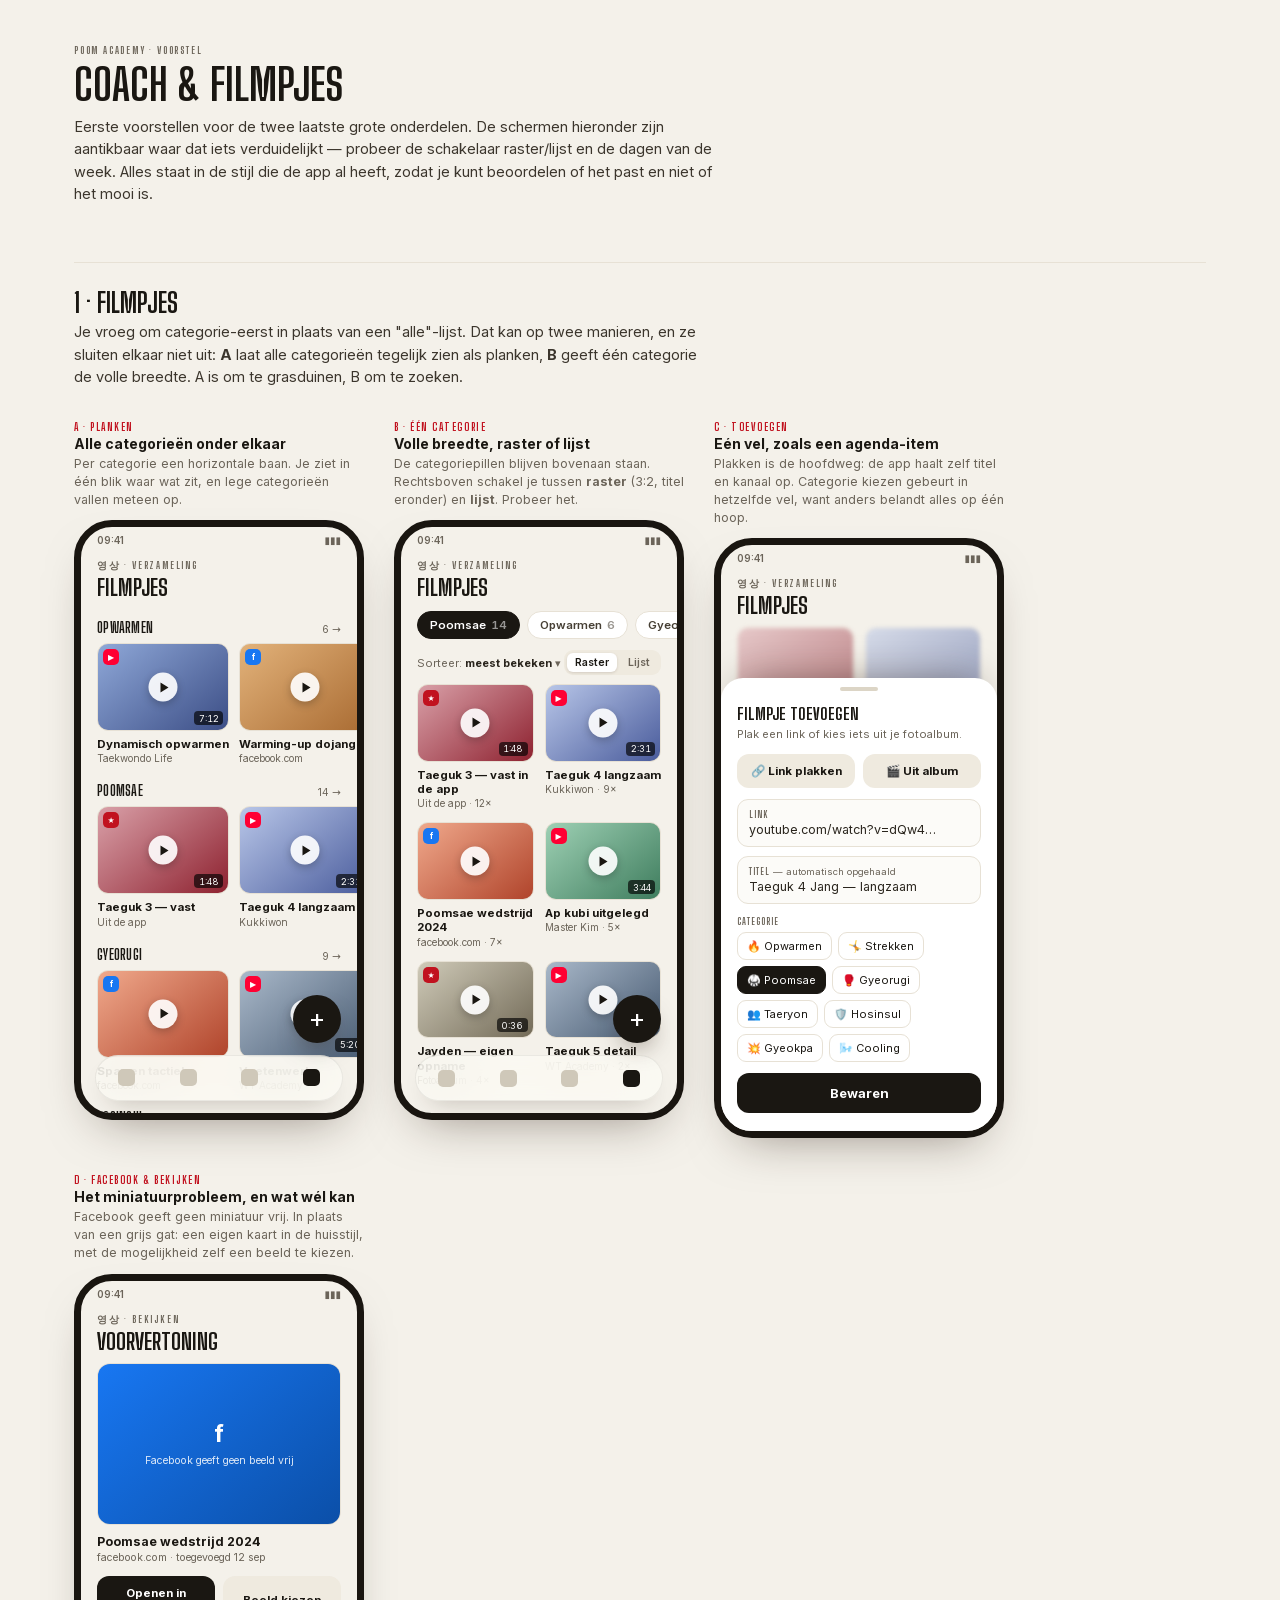
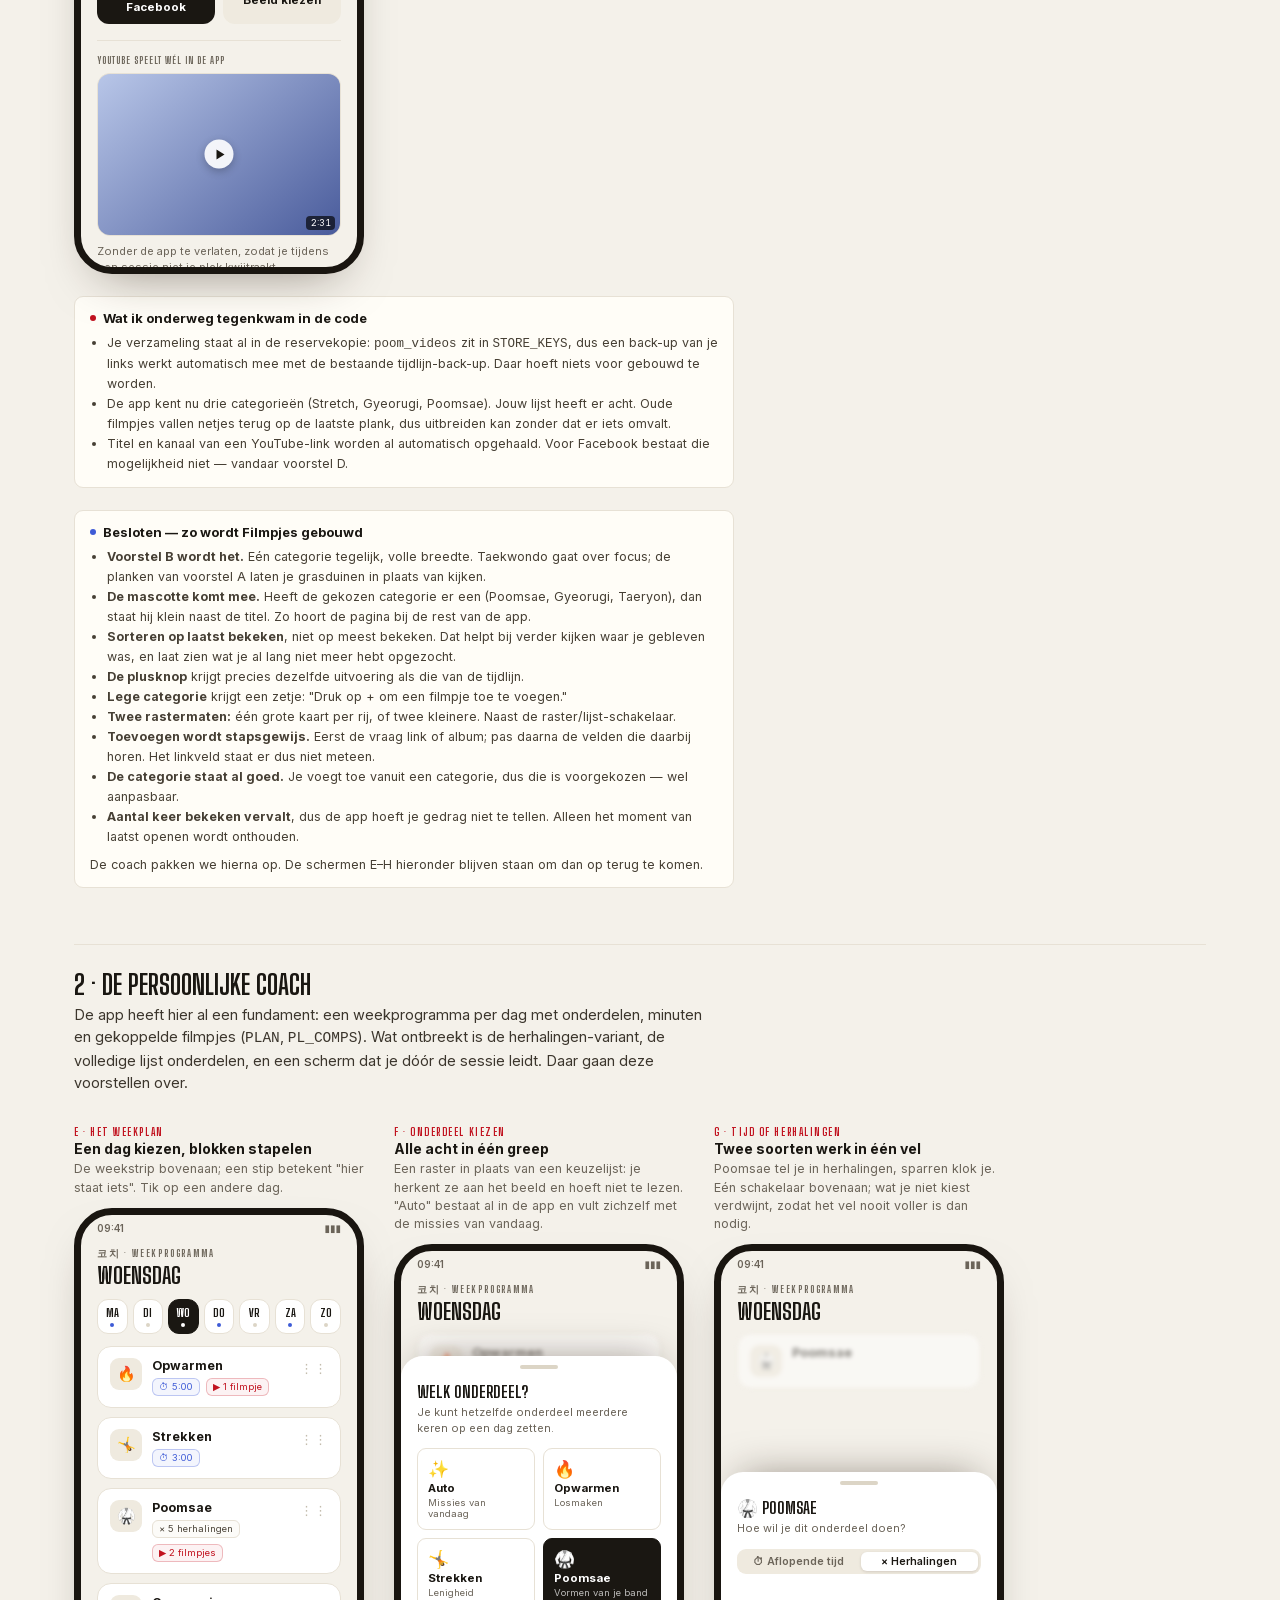
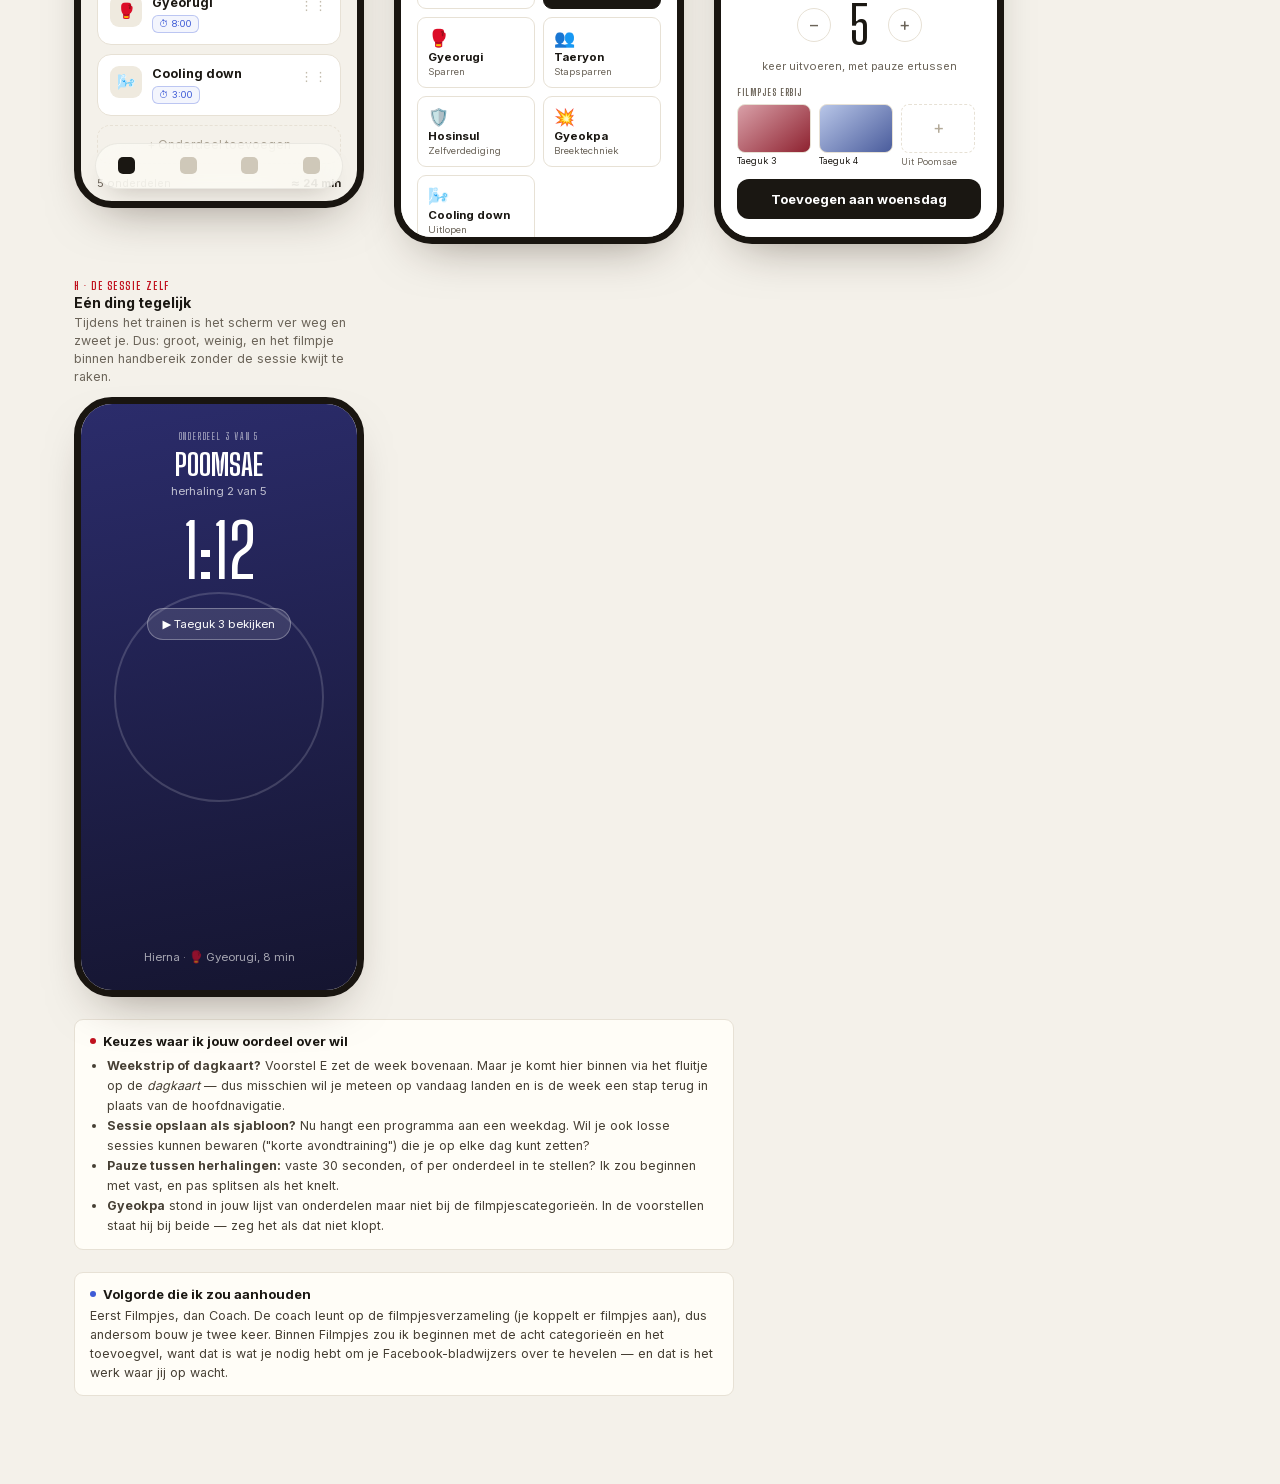
<file: voorstel-coach-filmpjes.html>
<!doctype html>
<html lang="nl">
<head>
<meta charset="utf-8">
<meta name="viewport" content="width=device-width, initial-scale=1">
<title>Poom Academy — voorstel: Coach &amp; Filmpjes</title>
<link rel="stylesheet" href="fonts/inter.css">
<link rel="stylesheet" href="fonts/poster.css">
<style>
  :root{
    --ink:#1A1712; --page:#F4F1EA; --gray:#6B6459; --line:#E7E1D5;
    --surface:#FFFFFF; --soft:#EFEADF;
    --seal:#C1121F; --seal-deep:#8E0D17; --blue:#3E5BD6;
    --text:'Inter',system-ui,-apple-system,'Segoe UI',Roboto,sans-serif;
    --cond:'Big Shoulders Display',system-ui,sans-serif;
  }
  *{box-sizing:border-box}
  body{margin:0;background:var(--page);color:var(--ink);font-family:var(--text);
    -webkit-font-smoothing:antialiased}
  .wrap{max-width:1180px;margin:0 auto;padding:44px 24px 90px}
  .eyebrow{font-family:var(--cond);text-transform:uppercase;letter-spacing:.18em;
    font-size:10px;font-weight:700;color:var(--gray);margin:0 0 6px}
  h1{font-family:var(--cond);text-transform:uppercase;font-size:44px;line-height:1;margin:0 0 10px}
  h2{font-family:var(--cond);text-transform:uppercase;font-size:27px;line-height:1.05;
    margin:56px 0 4px;padding-top:26px;border-top:1px solid var(--line)}
  h3{font-size:14px;margin:0 0 3px;font-weight:650}
  .lead{max-width:640px;color:#3b352c;line-height:1.55;margin:0 0 6px;font-size:14.5px}
  .sub{max-width:660px;color:var(--gray);line-height:1.5;font-size:13.5px;margin:6px 0 0}

  .rij{display:flex;gap:30px;flex-wrap:wrap;margin-top:26px;align-items:flex-start}
  .kolom{width:290px}
  .kop{margin:0 0 11px}
  .kop .nr{font-family:var(--cond);font-size:11px;letter-spacing:.14em;color:var(--seal);
    text-transform:uppercase;font-weight:700}
  .kop p{margin:3px 0 0;font-size:12.5px;color:var(--gray);line-height:1.45}

  /* --- telefoon --- */
  .tel{width:290px;height:600px;border-radius:38px;background:var(--page);position:relative;
    overflow:hidden;border:7px solid #191510;box-shadow:0 22px 50px -26px rgba(40,24,12,.5)}
  .tel .binnen{position:absolute;inset:0;display:flex;flex-direction:column;overflow:hidden}
  .statusbalk{height:26px;flex:none;display:flex;align-items:center;justify-content:space-between;
    padding:0 16px;font-size:10px;color:var(--gray);font-weight:600}
  .scroll{flex:1;overflow-y:auto;overflow-x:hidden;scrollbar-width:none}
  .scroll::-webkit-scrollbar{display:none}

  .sheadje{padding:6px 16px 10px;flex:none}
  .sheadje .eyebrow{margin-bottom:3px}
  .sheadje h4{font-family:var(--cond);text-transform:uppercase;font-size:23px;margin:0;line-height:1}

  /* --- tabbalk onderin --- */
  .dock{position:absolute;left:14px;right:14px;bottom:12px;height:46px;border-radius:999px;
    background:rgba(252,250,245,.82);backdrop-filter:blur(22px) saturate(1.8);
    -webkit-backdrop-filter:blur(22px) saturate(1.8);border:1px solid rgba(26,23,18,.07);
    display:flex;align-items:center;justify-content:space-around;
    box-shadow:0 12px 26px -16px rgba(40,24,12,.4);z-index:8}
  .dock i{width:17px;height:17px;border-radius:5px;background:#CFC8B9;display:block}
  .dock i.aan{background:var(--ink)}

  /* --- filmpjes --- */
  .catbar{display:flex;gap:7px;padding:2px 16px 11px;overflow-x:auto;flex:none;scrollbar-width:none}
  .catbar::-webkit-scrollbar{display:none}
  .pil{flex:none;border:1px solid var(--line);background:var(--surface);border-radius:999px;
    padding:6px 12px;font-size:11.5px;font-weight:600;color:#463f34;white-space:nowrap;cursor:pointer;
    font-family:var(--text)}
  .pil.aan{background:var(--ink);color:#fff;border-color:var(--ink)}
  .pil .tel-n{opacity:.55;margin-left:5px;font-variant-numeric:tabular-nums}

  .gereed{display:flex;align-items:center;justify-content:space-between;padding:0 16px 9px;flex:none}
  .gereed .links{font-size:11px;color:var(--gray)}
  .schakel{display:flex;gap:3px;background:var(--soft);border-radius:9px;padding:3px}
  .schakel button{border:0;background:none;border-radius:6px;padding:3px 8px;cursor:pointer;
    font-size:10.5px;color:var(--gray);font-family:var(--text);font-weight:600}
  .schakel button.aan{background:#fff;color:var(--ink);box-shadow:0 1px 3px rgba(40,24,12,.14)}

  .raster{display:grid;grid-template-columns:1fr 1fr;gap:13px 11px;padding:0 16px 16px}
  .kaart{cursor:pointer}
  .duim{position:relative;aspect-ratio:3/2;border-radius:11px;overflow:hidden;background:#DED7C8;
    border:1px solid var(--line)}
  .duim .verloop{position:absolute;inset:0}
  .duim .speel{position:absolute;left:50%;top:50%;transform:translate(-50%,-50%);
    width:29px;height:29px;border-radius:50%;background:rgba(255,255,255,.9);
    display:grid;place-items:center;box-shadow:0 3px 9px rgba(0,0,0,.24)}
  .duim .speel::after{content:'';border-left:8px solid var(--ink);border-top:5.5px solid transparent;
    border-bottom:5.5px solid transparent;margin-left:2px}
  .duim .duur{position:absolute;right:5px;bottom:5px;background:rgba(0,0,0,.66);color:#fff;
    font-size:9px;padding:1.5px 4.5px;border-radius:4px;font-variant-numeric:tabular-nums}
  .duim .bron{position:absolute;left:5px;top:5px;width:16px;height:16px;border-radius:5px;
    display:grid;place-items:center;font-size:8px;font-weight:800;color:#fff}
  .bron.yt{background:#FF0033}
  .bron.fb{background:#1877F2}
  .bron.eigen{background:var(--seal)}
  .kaart h5{margin:6px 0 1px;font-size:11.5px;line-height:1.25;font-weight:620}
  .kaart .meta{margin:0;font-size:10px;color:var(--gray)}

  .lijst{padding:0 16px 16px;display:flex;flex-direction:column}
  .lr{display:flex;gap:10px;align-items:center;padding:8px 0;border-bottom:1px solid var(--line)}
  .lr:last-child{border-bottom:0}
  .lr .mini{width:58px;aspect-ratio:3/2;border-radius:7px;flex:none;overflow:hidden;position:relative;
    border:1px solid var(--line)}
  .lr h5{margin:0 0 2px;font-size:11.5px;font-weight:620;line-height:1.2}
  .lr .meta{margin:0;font-size:10px;color:var(--gray)}
  .lr .grijp{margin-left:auto;color:#C3BCAD;font-size:13px;letter-spacing:1px}

  .plank{padding:0 0 4px}
  .plankkop{display:flex;align-items:baseline;justify-content:space-between;padding:10px 16px 7px}
  .plankkop h5{margin:0;font-family:var(--cond);text-transform:uppercase;font-size:14px;letter-spacing:.02em}
  .plankkop span{font-size:10.5px;color:var(--gray)}
  .baan{display:flex;gap:10px;overflow-x:auto;padding:0 16px 4px;scrollbar-width:none}
  .baan::-webkit-scrollbar{display:none}
  .baan .kaart{width:132px;flex:none}

  .plus{position:absolute;right:16px;bottom:70px;width:48px;height:48px;border-radius:50%;
    background:var(--ink);color:#fff;display:grid;place-items:center;font-size:25px;z-index:9;
    box-shadow:0 12px 26px -12px rgba(40,24,12,.7);line-height:0;padding-bottom:3px}

  /* --- vel (bottom sheet) --- */
  .vel{position:absolute;left:0;right:0;bottom:0;background:var(--surface);
    border-radius:22px 22px 0 0;box-shadow:0 -14px 40px -20px rgba(40,24,12,.5);z-index:12;
    padding:9px 16px 18px;max-height:82%;overflow-y:auto;scrollbar-width:none}
  .vel::-webkit-scrollbar{display:none}
  .greep{width:38px;height:4px;border-radius:2px;background:#DCD5C6;margin:0 auto 12px}
  .vel h5{font-family:var(--cond);text-transform:uppercase;font-size:17px;margin:0 0 3px}
  .vel .uitleg{font-size:11px;color:var(--gray);margin:0 0 12px;line-height:1.4}
  .veld{border:1px solid var(--line);border-radius:11px;padding:9px 11px;margin-bottom:9px;background:#FCFBF8}
  .veld label{display:block;font-size:9.5px;text-transform:uppercase;letter-spacing:.1em;
    color:var(--gray);font-family:var(--cond);font-weight:700;margin-bottom:2px}
  .veld .waarde{font-size:12.5px;color:#2a251d}
  .veld .waarde.grijs{color:#A79F90}
  .keuzes{display:flex;gap:6px;flex-wrap:wrap;margin-bottom:11px}
  .keuze{border:1px solid var(--line);background:#fff;border-radius:9px;padding:6px 9px;
    font-size:11px;display:flex;align-items:center;gap:5px;cursor:pointer}
  .keuze.aan{border-color:var(--ink);background:var(--ink);color:#fff}
  .knop{display:block;width:100%;border:0;border-radius:12px;background:var(--ink);color:#fff;
    padding:12px;font-size:13px;font-weight:650;font-family:var(--text);cursor:pointer}
  .knop.zacht{background:var(--soft);color:var(--ink)}
  .tweeknop{display:flex;gap:8px;margin-top:4px}
  .tweeknop .knop{margin:0}

  /* --- coach --- */
  .weekstrip{display:flex;gap:5px;padding:2px 16px 12px;flex:none}
  .dag{flex:1;border-radius:11px;border:1px solid var(--line);background:var(--surface);
    padding:7px 0 6px;text-align:center;cursor:pointer;position:relative}
  .dag b{display:block;font-family:var(--cond);font-size:12px;text-transform:uppercase;line-height:1}
  .dag i{display:block;width:4px;height:4px;border-radius:50%;background:var(--blue);margin:4px auto 0}
  .dag i.leeg{background:#DCD5C6}
  .dag.aan{background:var(--ink);border-color:var(--ink);color:#fff}
  .dag.aan i{background:#fff}

  .blok{background:var(--surface);border:1px solid var(--line);border-radius:14px;
    margin:0 16px 9px;padding:11px 12px;display:flex;gap:10px;align-items:flex-start}
  .blok .ico{width:32px;height:32px;border-radius:9px;background:var(--soft);display:grid;
    place-items:center;font-size:15px;flex:none}
  .blok .vul{flex:1;min-width:0}
  .blok h5{margin:0 0 2px;font-size:12.5px;font-weight:650}
  .blok .regel{display:flex;gap:6px;flex-wrap:wrap;margin-top:5px}
  .merk{font-size:9.5px;border:1px solid var(--line);border-radius:6px;padding:2.5px 6px;
    color:#4c453a;display:flex;align-items:center;gap:4px;background:#FCFBF8}
  .merk.tijd{border-color:rgba(62,91,214,.3);color:var(--blue);background:rgba(62,91,214,.06)}
  .merk.film{border-color:rgba(193,18,31,.25);color:var(--seal);background:rgba(193,18,31,.05)}
  .blok .grijp{color:#C3BCAD;font-size:13px;letter-spacing:1px;flex:none;padding-top:2px}
  .totaal{margin:2px 16px 12px;font-size:11px;color:var(--gray);display:flex;
    justify-content:space-between;align-items:center}
  .startknop{margin:0 16px 14px;border:0;border-radius:13px;background:var(--seal);color:#fff;
    padding:13px;font-size:13.5px;font-weight:650;width:calc(100% - 32px);font-family:var(--text);
    display:flex;align-items:center;justify-content:center;gap:7px;cursor:pointer}

  .runner{position:absolute;inset:0;background:linear-gradient(170deg,#2B2C6B,#151530);color:#fff;
    display:flex;flex-direction:column;align-items:center;justify-content:center;padding:26px;z-index:14}
  .runner .stap{font-family:var(--cond);text-transform:uppercase;font-size:10px;letter-spacing:.18em;
    opacity:.6}
  .runner h4{font-family:var(--cond);text-transform:uppercase;font-size:29px;margin:5px 0 2px}
  .runner .klok{font-family:var(--cond);font-size:74px;line-height:1;margin:16px 0 4px;
    font-variant-numeric:tabular-nums}
  .runner .straks{opacity:.62;font-size:11.5px;margin-top:auto;padding-top:20px}
  .runner .ring{position:absolute;left:50%;top:50%;transform:translate(-50%,-50%);
    width:210px;height:210px;border-radius:50%;border:2px solid rgba(255,255,255,.16)}
  .runner .filmknop{margin-top:16px;border:1px solid rgba(255,255,255,.3);background:rgba(255,255,255,.12);
    color:#fff;border-radius:999px;padding:8px 15px;font-size:11.5px;font-family:var(--text);cursor:pointer}

  .notitie{background:#FFFDF7;border:1px solid var(--line);
    border-radius:9px;padding:13px 15px;margin-top:22px;max-width:660px}
  .notitie h4{margin:0 0 5px;font-size:13px;display:flex;align-items:center;gap:7px}
  /* Een klein zegelstipje in plaats van een gekleurde balk langs de rand: het wijst het blok
     aan zonder de bladzijde in tweeën te delen. */
  .notitie h4::before{content:'';width:6px;height:6px;border-radius:50%;background:var(--seal);flex:none}
  .notitie.blauw h4::before{background:var(--blue)}
  .notitie p{margin:0;font-size:12.5px;color:#463f34;line-height:1.5}
  .notitie ul{margin:7px 0 0;padding-left:17px;font-size:12.5px;color:#463f34;line-height:1.6}
  .vraag{color:var(--seal-deep);font-weight:600}
</style>
</head>
<body>
<div class="wrap">

  <p class="eyebrow">Poom Academy · voorstel</p>
  <h1>Coach &amp; Filmpjes</h1>
  <p class="lead">Eerste voorstellen voor de twee laatste grote onderdelen. De schermen hieronder
    zijn aantikbaar waar dat iets verduidelijkt — probeer de schakelaar raster/lijst en de dagen
    van de week. Alles staat in de stijl die de app al heeft, zodat je kunt beoordelen of het past
    en niet of het mooi is.</p>

  <!-- ==================== FILMPJES ==================== -->
  <h2>1 · Filmpjes</h2>
  <p class="lead">Je vroeg om categorie-eerst in plaats van een "alle"-lijst. Dat kan op twee
    manieren, en ze sluiten elkaar niet uit: <b>A</b> laat alle categorieën tegelijk zien als
    planken, <b>B</b> geeft één categorie de volle breedte. A is om te grasduinen, B om te zoeken.</p>

  <div class="rij">

    <!-- A: planken -->
    <div class="kolom">
      <div class="kop">
        <span class="nr">A · planken</span>
        <h3>Alle categorieën onder elkaar</h3>
        <p>Per categorie een horizontale baan. Je ziet in één blik waar wat zit, en lege
          categorieën vallen meteen op.</p>
      </div>
      <div class="tel"><div class="binnen">
        <div class="statusbalk"><span>09:41</span><span>▮▮▮</span></div>
        <div class="sheadje">
          <p class="eyebrow">영상 · verzameling</p>
          <h4>Filmpjes</h4>
        </div>
        <div class="scroll" style="padding-bottom:64px">
          <div class="plank">
            <div class="plankkop"><h5>Opwarmen</h5><span>6 →</span></div>
            <div class="baan">
              <div class="kaart"><div class="duim"><div class="verloop" style="background:linear-gradient(140deg,#8FA8D8,#3C4E86)"></div><span class="bron yt">▶</span><span class="speel"></span><span class="duur">7:12</span></div><h5>Dynamisch opwarmen</h5><p class="meta">Taekwondo Life</p></div>
              <div class="kaart"><div class="duim"><div class="verloop" style="background:linear-gradient(140deg,#E2B27A,#A96B32)"></div><span class="bron fb">f</span><span class="speel"></span></div><h5>Warming-up dojang</h5><p class="meta">facebook.com</p></div>
              <div class="kaart"><div class="duim"><div class="verloop" style="background:linear-gradient(140deg,#9ED0B4,#3F7D5E)"></div><span class="bron yt">▶</span><span class="speel"></span><span class="duur">4:03</span></div><h5>Enkels en heupen</h5><p class="meta">MoveDaily</p></div>
            </div>
          </div>
          <div class="plank">
            <div class="plankkop"><h5>Poomsae</h5><span>14 →</span></div>
            <div class="baan">
              <div class="kaart"><div class="duim"><div class="verloop" style="background:linear-gradient(140deg,#D9A0A8,#8E2230)"></div><span class="bron eigen">★</span><span class="speel"></span><span class="duur">1:48</span></div><h5>Taeguk 3 — vast</h5><p class="meta">Uit de app</p></div>
              <div class="kaart"><div class="duim"><div class="verloop" style="background:linear-gradient(140deg,#B8C6E8,#4A5C9C)"></div><span class="bron yt">▶</span><span class="speel"></span><span class="duur">2:31</span></div><h5>Taeguk 4 langzaam</h5><p class="meta">Kukkiwon</p></div>
              <div class="kaart"><div class="duim"><div class="verloop" style="background:linear-gradient(140deg,#CFCAB8,#736B58)"></div><span class="bron yt">▶</span><span class="speel"></span></div><h5>Detail: hand</h5><p class="meta">Master Kim</p></div>
            </div>
          </div>
          <div class="plank">
            <div class="plankkop"><h5>Gyeorugi</h5><span>9 →</span></div>
            <div class="baan">
              <div class="kaart"><div class="duim"><div class="verloop" style="background:linear-gradient(140deg,#F0A98C,#B0442B)"></div><span class="bron fb">f</span><span class="speel"></span></div><h5>Sparren tactiek</h5><p class="meta">facebook.com</p></div>
              <div class="kaart"><div class="duim"><div class="verloop" style="background:linear-gradient(140deg,#A9B8C9,#485B72)"></div><span class="bron yt">▶</span><span class="speel"></span><span class="duur">5:20</span></div><h5>Voetenwerk</h5><p class="meta">WT Academy</p></div>
            </div>
          </div>
          <div class="plank">
            <div class="plankkop"><h5>Hosinsul</h5><span style="color:#B3AA99">leeg</span></div>
            <div class="baan"><div style="border:1px dashed var(--line);border-radius:11px;width:132px;
              aspect-ratio:3/2;display:grid;place-items:center;color:#B3AA99;font-size:11px">+ eerste</div></div>
          </div>
          <div style="height:14px"></div>
        </div>
        <div class="plus">+</div>
        <div class="dock"><i></i><i></i><i></i><i class="aan"></i></div>
      </div></div>
    </div>

    <!-- B: één categorie, met schakelaar -->
    <div class="kolom">
      <div class="kop">
        <span class="nr">B · één categorie</span>
        <h3>Volle breedte, raster of lijst</h3>
        <p>De categoriepillen blijven bovenaan staan. Rechtsboven schakel je tussen
          <b>raster</b> (3:2, titel eronder) en <b>lijst</b>. Probeer het.</p>
      </div>
      <div class="tel"><div class="binnen">
        <div class="statusbalk"><span>09:41</span><span>▮▮▮</span></div>
        <div class="sheadje">
          <p class="eyebrow">영상 · verzameling</p>
          <h4>Filmpjes</h4>
        </div>
        <div class="catbar">
          <button class="pil aan">Poomsae<span class="tel-n">14</span></button>
          <button class="pil">Opwarmen<span class="tel-n">6</span></button>
          <button class="pil">Gyeorugi<span class="tel-n">9</span></button>
          <button class="pil">Taeryon<span class="tel-n">3</span></button>
        </div>
        <div class="gereed">
          <span class="links">Sorteer: <b style="color:#2a251d">meest bekeken</b> ▾</span>
          <div class="schakel" id="schakel">
            <button class="aan" data-w="raster">Raster</button>
            <button data-w="lijst">Lijst</button>
          </div>
        </div>
        <div class="scroll" style="padding-bottom:64px">
          <div class="raster" id="rasterweergave">
            <div class="kaart"><div class="duim"><div class="verloop" style="background:linear-gradient(140deg,#D9A0A8,#8E2230)"></div><span class="bron eigen">★</span><span class="speel"></span><span class="duur">1:48</span></div><h5>Taeguk 3 — vast in de app</h5><p class="meta">Uit de app · 12×</p></div>
            <div class="kaart"><div class="duim"><div class="verloop" style="background:linear-gradient(140deg,#B8C6E8,#4A5C9C)"></div><span class="bron yt">▶</span><span class="speel"></span><span class="duur">2:31</span></div><h5>Taeguk 4 langzaam</h5><p class="meta">Kukkiwon · 9×</p></div>
            <div class="kaart"><div class="duim"><div class="verloop" style="background:linear-gradient(140deg,#F0A98C,#B0442B)"></div><span class="bron fb">f</span><span class="speel"></span></div><h5>Poomsae wedstrijd 2024</h5><p class="meta">facebook.com · 7×</p></div>
            <div class="kaart"><div class="duim"><div class="verloop" style="background:linear-gradient(140deg,#9ED0B4,#3F7D5E)"></div><span class="bron yt">▶</span><span class="speel"></span><span class="duur">3:44</span></div><h5>Ap kubi uitgelegd</h5><p class="meta">Master Kim · 5×</p></div>
            <div class="kaart"><div class="duim"><div class="verloop" style="background:linear-gradient(140deg,#CFCAB8,#736B58)"></div><span class="bron eigen">★</span><span class="speel"></span><span class="duur">0:36</span></div><h5>Jayden — eigen opname</h5><p class="meta">Fotoalbum · 4×</p></div>
            <div class="kaart"><div class="duim"><div class="verloop" style="background:linear-gradient(140deg,#A9B8C9,#485B72)"></div><span class="bron yt">▶</span><span class="speel"></span><span class="duur">6:02</span></div><h5>Taeguk 5 detail</h5><p class="meta">WT Academy · 2×</p></div>
          </div>
          <div class="lijst" id="lijstweergave" style="display:none">
            <div class="lr"><div class="mini"><div class="verloop" style="background:linear-gradient(140deg,#D9A0A8,#8E2230);position:absolute;inset:0"></div></div><div><h5>Taeguk 3 — vast in de app</h5><p class="meta">Uit de app · 1:48 · 12×</p></div><span class="grijp">⋮⋮</span></div>
            <div class="lr"><div class="mini"><div class="verloop" style="background:linear-gradient(140deg,#B8C6E8,#4A5C9C);position:absolute;inset:0"></div></div><div><h5>Taeguk 4 langzaam</h5><p class="meta">Kukkiwon · 2:31 · 9×</p></div><span class="grijp">⋮⋮</span></div>
            <div class="lr"><div class="mini"><div class="verloop" style="background:linear-gradient(140deg,#F0A98C,#B0442B);position:absolute;inset:0"></div></div><div><h5>Poomsae wedstrijd 2024</h5><p class="meta">facebook.com · 7×</p></div><span class="grijp">⋮⋮</span></div>
            <div class="lr"><div class="mini"><div class="verloop" style="background:linear-gradient(140deg,#9ED0B4,#3F7D5E);position:absolute;inset:0"></div></div><div><h5>Ap kubi uitgelegd</h5><p class="meta">Master Kim · 3:44 · 5×</p></div><span class="grijp">⋮⋮</span></div>
            <div class="lr"><div class="mini"><div class="verloop" style="background:linear-gradient(140deg,#CFCAB8,#736B58);position:absolute;inset:0"></div></div><div><h5>Jayden — eigen opname</h5><p class="meta">Fotoalbum · 0:36 · 4×</p></div><span class="grijp">⋮⋮</span></div>
            <div class="lr"><div class="mini"><div class="verloop" style="background:linear-gradient(140deg,#A9B8C9,#485B72);position:absolute;inset:0"></div></div><div><h5>Taeguk 5 detail</h5><p class="meta">WT Academy · 6:02 · 2×</p></div><span class="grijp">⋮⋮</span></div>
          </div>
        </div>
        <div class="plus">+</div>
        <div class="dock"><i></i><i></i><i></i><i class="aan"></i></div>
      </div></div>
    </div>

    <!-- C: toevoegen -->
    <div class="kolom">
      <div class="kop">
        <span class="nr">C · toevoegen</span>
        <h3>Eén vel, zoals een agenda-item</h3>
        <p>Plakken is de hoofdweg: de app haalt zelf titel en kanaal op. Categorie kiezen
          gebeurt in hetzelfde vel, want anders belandt alles op één hoop.</p>
      </div>
      <div class="tel"><div class="binnen">
        <div class="statusbalk"><span>09:41</span><span>▮▮▮</span></div>
        <div class="sheadje"><p class="eyebrow">영상 · verzameling</p><h4>Filmpjes</h4></div>
        <div class="scroll" style="filter:blur(2px);opacity:.5">
          <div class="raster">
            <div class="kaart"><div class="duim"><div class="verloop" style="background:linear-gradient(140deg,#D9A0A8,#8E2230)"></div></div><h5>Taeguk 3</h5></div>
            <div class="kaart"><div class="duim"><div class="verloop" style="background:linear-gradient(140deg,#B8C6E8,#4A5C9C)"></div></div><h5>Taeguk 4</h5></div>
          </div>
        </div>
        <div class="vel">
          <div class="greep"></div>
          <h5>Filmpje toevoegen</h5>
          <p class="uitleg">Plak een link of kies iets uit je fotoalbum.</p>
          <div class="tweeknop" style="margin-bottom:11px">
            <button class="knop zacht" style="font-size:11.5px;padding:10px">🔗 Link plakken</button>
            <button class="knop zacht" style="font-size:11.5px;padding:10px">🎬 Uit album</button>
          </div>
          <div class="veld">
            <label>Link</label>
            <div class="waarde">youtube.com/watch?v=dQw4…</div>
          </div>
          <div class="veld">
            <label>Titel <span style="text-transform:none;letter-spacing:0;font-family:var(--text);font-weight:400">— automatisch opgehaald</span></label>
            <div class="waarde">Taeguk 4 Jang — langzaam</div>
          </div>
          <label style="display:block;font-size:9.5px;text-transform:uppercase;letter-spacing:.1em;
            color:var(--gray);font-family:var(--cond);font-weight:700;margin:12px 0 5px">Categorie</label>
          <div class="keuzes">
            <span class="keuze">🔥 Opwarmen</span>
            <span class="keuze">🤸 Strekken</span>
            <span class="keuze aan">🥋 Poomsae</span>
            <span class="keuze">🥊 Gyeorugi</span>
            <span class="keuze">👥 Taeryon</span>
            <span class="keuze">🛡️ Hosinsul</span>
            <span class="keuze">💥 Gyeokpa</span>
            <span class="keuze">🌬️ Cooling</span>
          </div>
          <button class="knop">Bewaren</button>
        </div>
      </div></div>
    </div>

    <!-- D: facebook + preview -->
    <div class="kolom">
      <div class="kop">
        <span class="nr">D · Facebook &amp; bekijken</span>
        <h3>Het miniatuurprobleem, en wat wél kan</h3>
        <p>Facebook geeft geen miniatuur vrij. In plaats van een grijs gat: een eigen kaart in
          de huisstijl, met de mogelijkheid zelf een beeld te kiezen.</p>
      </div>
      <div class="tel"><div class="binnen">
        <div class="statusbalk"><span>09:41</span><span>▮▮▮</span></div>
        <div class="sheadje"><p class="eyebrow">영상 · bekijken</p><h4>Voorvertoning</h4></div>
        <div class="scroll" style="padding-bottom:16px">
          <div style="padding:0 16px">
            <div class="duim" style="aspect-ratio:3/2;border-radius:13px">
              <div class="verloop" style="background:linear-gradient(140deg,#1877F2,#0B4FA8)"></div>
              <div style="position:absolute;inset:0;display:flex;flex-direction:column;
                align-items:center;justify-content:center;color:#fff;gap:6px">
                <span style="font-size:23px;font-weight:800">f</span>
                <span style="font-size:10.5px;opacity:.85">Facebook geeft geen beeld vrij</span>
              </div>
            </div>
            <p style="font-size:12.5px;font-weight:620;margin:9px 0 2px">Poomsae wedstrijd 2024</p>
            <p style="font-size:10.5px;color:var(--gray);margin:0">facebook.com · toegevoegd 12 sep</p>
            <div class="tweeknop" style="margin-top:12px">
              <button class="knop" style="font-size:11.5px;padding:10px">Openen in Facebook</button>
              <button class="knop zacht" style="font-size:11.5px;padding:10px">Beeld kiezen</button>
            </div>
            <div style="margin-top:16px;border-top:1px solid var(--line);padding-top:13px">
              <p style="font-size:10px;text-transform:uppercase;letter-spacing:.1em;
                font-family:var(--cond);font-weight:700;color:var(--gray);margin:0 0 7px">YouTube speelt wél in de app</p>
              <div class="duim" style="aspect-ratio:3/2;border-radius:13px">
                <div class="verloop" style="background:linear-gradient(140deg,#B8C6E8,#4A5C9C)"></div>
                <span class="speel"></span>
                <span class="duur">2:31</span>
              </div>
              <p style="font-size:11px;color:var(--gray);margin:8px 0 0;line-height:1.45">
                Zonder de app te verlaten, zodat je tijdens een sessie niet je plek kwijtraakt.</p>
            </div>
          </div>
        </div>
      </div></div>
    </div>
  </div>

  <div class="notitie">
    <h4>Wat ik onderweg tegenkwam in de code</h4>
    <ul>
      <li>Je verzameling staat al in de reservekopie: <code>poom_videos</code> zit in
        <code>STORE_KEYS</code>, dus een back-up van je links werkt automatisch mee met de
        bestaande tijdlijn-back-up. Daar hoeft niets voor gebouwd te worden.</li>
      <li>De app kent nu drie categorieën (Stretch, Gyeorugi, Poomsae). Jouw lijst heeft er acht.
        Oude filmpjes vallen netjes terug op de laatste plank, dus uitbreiden kan zonder dat er
        iets omvalt.</li>
      <li>Titel en kanaal van een YouTube-link worden al automatisch opgehaald. Voor Facebook
        bestaat die mogelijkheid niet — vandaar voorstel D.</li>
    </ul>
  </div>

  <div class="notitie blauw">
    <h4>Besloten &mdash; zo wordt Filmpjes gebouwd</h4>
    <ul>
      <li><b>Voorstel B wordt het.</b> E&eacute;n categorie tegelijk, volle breedte. Taekwondo gaat
        over focus; de planken van voorstel A laten je grasduinen in plaats van kijken.</li>
      <li><b>De mascotte komt mee.</b> Heeft de gekozen categorie er een (Poomsae, Gyeorugi,
        Taeryon), dan staat hij klein naast de titel. Zo hoort de pagina bij de rest van de app.</li>
      <li><b>Sorteren op laatst bekeken</b>, niet op meest bekeken. Dat helpt bij verder kijken
        waar je gebleven was, en laat zien wat je al lang niet meer hebt opgezocht.</li>
      <li><b>De plusknop</b> krijgt precies dezelfde uitvoering als die van de tijdlijn.</li>
      <li><b>Lege categorie</b> krijgt een zetje: "Druk op + om een filmpje toe te voegen."</li>
      <li><b>Twee rastermaten:</b> &eacute;&eacute;n grote kaart per rij, of twee kleinere. Naast de
        raster/lijst-schakelaar.</li>
      <li><b>Toevoegen wordt stapsgewijs.</b> Eerst de vraag link of album; pas daarna de velden
        die daarbij horen. Het linkveld staat er dus niet meteen.</li>
      <li><b>De categorie staat al goed.</b> Je voegt toe vanuit een categorie, dus die is
        voorgekozen &mdash; wel aanpasbaar.</li>
      <li><b>Aantal keer bekeken vervalt</b>, dus de app hoeft je gedrag niet te tellen. Alleen
        het moment van laatst openen wordt onthouden.</li>
    </ul>
    <p style="margin-top:9px">De coach pakken we hierna op. De schermen E&ndash;H hieronder
      blijven staan om dan op terug te komen.</p>
  </div>

  <!-- ==================== COACH ==================== -->
  <h2>2 · De persoonlijke coach</h2>
  <p class="lead">De app heeft hier al een fundament: een weekprogramma per dag met onderdelen,
    minuten en gekoppelde filmpjes (<code>PLAN</code>, <code>PL_COMPS</code>). Wat ontbreekt is
    de herhalingen-variant, de volledige lijst onderdelen, en een scherm dat je dóór de sessie
    leidt. Daar gaan deze voorstellen over.</p>

  <div class="rij">

    <!-- E: weekplan -->
    <div class="kolom">
      <div class="kop">
        <span class="nr">E · het weekplan</span>
        <h3>Een dag kiezen, blokken stapelen</h3>
        <p>De weekstrip bovenaan; een stip betekent "hier staat iets". Tik op een andere dag.</p>
      </div>
      <div class="tel"><div class="binnen">
        <div class="statusbalk"><span>09:41</span><span>▮▮▮</span></div>
        <div class="sheadje"><p class="eyebrow">코치 · weekprogramma</p><h4 id="dagtitel">Woensdag</h4></div>
        <div class="weekstrip" id="weekstrip">
          <div class="dag"><b>ma</b><i></i></div>
          <div class="dag"><b>di</b><i class="leeg"></i></div>
          <div class="dag aan"><b>wo</b><i></i></div>
          <div class="dag"><b>do</b><i></i></div>
          <div class="dag"><b>vr</b><i class="leeg"></i></div>
          <div class="dag"><b>za</b><i></i></div>
          <div class="dag"><b>zo</b><i class="leeg"></i></div>
        </div>
        <div class="scroll" style="padding-bottom:64px">
          <div class="blok">
            <span class="ico">🔥</span>
            <div class="vul"><h5>Opwarmen</h5>
              <div class="regel"><span class="merk tijd">⏱ 5:00</span><span class="merk film">▶ 1 filmpje</span></div>
            </div><span class="grijp">⋮⋮</span>
          </div>
          <div class="blok">
            <span class="ico">🤸</span>
            <div class="vul"><h5>Strekken</h5>
              <div class="regel"><span class="merk tijd">⏱ 3:00</span></div>
            </div><span class="grijp">⋮⋮</span>
          </div>
          <div class="blok">
            <span class="ico">🥋</span>
            <div class="vul"><h5>Poomsae</h5>
              <div class="regel"><span class="merk">× 5 herhalingen</span><span class="merk film">▶ 2 filmpjes</span></div>
            </div><span class="grijp">⋮⋮</span>
          </div>
          <div class="blok">
            <span class="ico">🥊</span>
            <div class="vul"><h5>Gyeorugi</h5>
              <div class="regel"><span class="merk tijd">⏱ 8:00</span></div>
            </div><span class="grijp">⋮⋮</span>
          </div>
          <div class="blok">
            <span class="ico">🌬️</span>
            <div class="vul"><h5>Cooling down</h5>
              <div class="regel"><span class="merk tijd">⏱ 3:00</span></div>
            </div><span class="grijp">⋮⋮</span>
          </div>
          <div style="margin:0 16px 12px">
            <div style="border:1px dashed var(--line);border-radius:13px;padding:11px;
              text-align:center;color:#A79F90;font-size:12px">+ Onderdeel toevoegen</div>
          </div>
          <div class="totaal"><span>5 onderdelen</span><span><b style="color:#2a251d">≈ 24 min</b></span></div>
          <button class="startknop">▶ Start de sessie</button>
        </div>
        <div class="dock"><i class="aan"></i><i></i><i></i><i></i></div>
      </div></div>
    </div>

    <!-- F: onderdeel kiezen -->
    <div class="kolom">
      <div class="kop">
        <span class="nr">F · onderdeel kiezen</span>
        <h3>Alle acht in één greep</h3>
        <p>Een raster in plaats van een keuzelijst: je herkent ze aan het beeld en hoeft niet te
          lezen. "Auto" bestaat al in de app en vult zichzelf met de missies van vandaag.</p>
      </div>
      <div class="tel"><div class="binnen">
        <div class="statusbalk"><span>09:41</span><span>▮▮▮</span></div>
        <div class="sheadje"><p class="eyebrow">코치 · weekprogramma</p><h4>Woensdag</h4></div>
        <div class="scroll" style="filter:blur(2px);opacity:.5">
          <div class="blok"><span class="ico">🔥</span><div class="vul"><h5>Opwarmen</h5></div></div>
          <div class="blok"><span class="ico">🤸</span><div class="vul"><h5>Strekken</h5></div></div>
        </div>
        <div class="vel">
          <div class="greep"></div>
          <h5>Welk onderdeel?</h5>
          <p class="uitleg">Je kunt hetzelfde onderdeel meerdere keren op een dag zetten.</p>
          <div style="display:grid;grid-template-columns:1fr 1fr;gap:8px">
            <div class="keuze" style="flex-direction:column;align-items:flex-start;gap:2px;padding:10px">
              <span style="font-size:17px">✨</span><b style="font-size:11.5px">Auto</b>
              <span style="font-size:9.5px;color:var(--gray)">Missies van vandaag</span></div>
            <div class="keuze" style="flex-direction:column;align-items:flex-start;gap:2px;padding:10px">
              <span style="font-size:17px">🔥</span><b style="font-size:11.5px">Opwarmen</b>
              <span style="font-size:9.5px;color:var(--gray)">Losmaken</span></div>
            <div class="keuze" style="flex-direction:column;align-items:flex-start;gap:2px;padding:10px">
              <span style="font-size:17px">🤸</span><b style="font-size:11.5px">Strekken</b>
              <span style="font-size:9.5px;color:var(--gray)">Lenigheid</span></div>
            <div class="keuze aan" style="flex-direction:column;align-items:flex-start;gap:2px;padding:10px">
              <span style="font-size:17px">🥋</span><b style="font-size:11.5px">Poomsae</b>
              <span style="font-size:9.5px;opacity:.7">Vormen van je band</span></div>
            <div class="keuze" style="flex-direction:column;align-items:flex-start;gap:2px;padding:10px">
              <span style="font-size:17px">🥊</span><b style="font-size:11.5px">Gyeorugi</b>
              <span style="font-size:9.5px;color:var(--gray)">Sparren</span></div>
            <div class="keuze" style="flex-direction:column;align-items:flex-start;gap:2px;padding:10px">
              <span style="font-size:17px">👥</span><b style="font-size:11.5px">Taeryon</b>
              <span style="font-size:9.5px;color:var(--gray)">Stapsparren</span></div>
            <div class="keuze" style="flex-direction:column;align-items:flex-start;gap:2px;padding:10px">
              <span style="font-size:17px">🛡️</span><b style="font-size:11.5px">Hosinsul</b>
              <span style="font-size:9.5px;color:var(--gray)">Zelfverdediging</span></div>
            <div class="keuze" style="flex-direction:column;align-items:flex-start;gap:2px;padding:10px">
              <span style="font-size:17px">💥</span><b style="font-size:11.5px">Gyeokpa</b>
              <span style="font-size:9.5px;color:var(--gray)">Breektechniek</span></div>
            <div class="keuze" style="flex-direction:column;align-items:flex-start;gap:2px;padding:10px">
              <span style="font-size:17px">🌬️</span><b style="font-size:11.5px">Cooling down</b>
              <span style="font-size:9.5px;color:var(--gray)">Uitlopen</span></div>
          </div>
          <button class="knop" style="margin-top:11px">Verder</button>
        </div>
      </div></div>
    </div>

    <!-- G: timer of herhalingen -->
    <div class="kolom">
      <div class="kop">
        <span class="nr">G · tijd of herhalingen</span>
        <h3>Twee soorten werk in één vel</h3>
        <p>Poomsae tel je in herhalingen, sparren klok je. Eén schakelaar bovenaan; wat je niet
          kiest verdwijnt, zodat het vel nooit voller is dan nodig.</p>
      </div>
      <div class="tel"><div class="binnen">
        <div class="statusbalk"><span>09:41</span><span>▮▮▮</span></div>
        <div class="sheadje"><p class="eyebrow">코치 · weekprogramma</p><h4>Woensdag</h4></div>
        <div class="scroll" style="filter:blur(2px);opacity:.5">
          <div class="blok"><span class="ico">🥋</span><div class="vul"><h5>Poomsae</h5></div></div>
        </div>
        <div class="vel">
          <div class="greep"></div>
          <h5>🥋 Poomsae</h5>
          <p class="uitleg">Hoe wil je dit onderdeel doen?</p>
          <div class="schakel" style="width:100%;margin-bottom:13px">
            <button style="flex:1">⏱ Aflopende tijd</button>
            <button class="aan" style="flex:1">× Herhalingen</button>
          </div>
          <div style="display:flex;align-items:center;justify-content:center;gap:18px;
            padding:12px 0 16px">
            <span style="width:34px;height:34px;border-radius:50%;border:1px solid var(--line);
              display:grid;place-items:center;font-size:17px;color:var(--gray);background:#fff">−</span>
            <span style="font-family:var(--cond);font-size:52px;line-height:1">5</span>
            <span style="width:34px;height:34px;border-radius:50%;border:1px solid var(--line);
              display:grid;place-items:center;font-size:17px;color:var(--gray);background:#fff">+</span>
          </div>
          <p style="text-align:center;font-size:11px;color:var(--gray);margin:-8px 0 14px">
            keer uitvoeren, met pauze ertussen</p>
          <label style="display:block;font-size:9.5px;text-transform:uppercase;letter-spacing:.1em;
            color:var(--gray);font-family:var(--cond);font-weight:700;margin:0 0 6px">Filmpjes erbij</label>
          <div style="display:flex;gap:8px;margin-bottom:12px">
            <div style="width:74px;flex:none">
              <div class="duim" style="border-radius:8px"><div class="verloop" style="background:linear-gradient(140deg,#D9A0A8,#8E2230)"></div></div>
              <p style="font-size:9px;margin:3px 0 0;line-height:1.2">Taeguk 3</p>
            </div>
            <div style="width:74px;flex:none">
              <div class="duim" style="border-radius:8px"><div class="verloop" style="background:linear-gradient(140deg,#B8C6E8,#4A5C9C)"></div></div>
              <p style="font-size:9px;margin:3px 0 0;line-height:1.2">Taeguk 4</p>
            </div>
            <div style="width:74px;flex:none">
              <div style="border:1px dashed var(--line);border-radius:8px;aspect-ratio:3/2;
                display:grid;place-items:center;color:#B3AA99;font-size:17px">+</div>
              <p style="font-size:9px;margin:3px 0 0;color:var(--gray)">Uit Poomsae</p>
            </div>
          </div>
          <button class="knop">Toevoegen aan woensdag</button>
        </div>
      </div></div>
    </div>

    <!-- H: sessie draaien -->
    <div class="kolom">
      <div class="kop">
        <span class="nr">H · de sessie zelf</span>
        <h3>Eén ding tegelijk</h3>
        <p>Tijdens het trainen is het scherm ver weg en zweet je. Dus: groot, weinig, en het
          filmpje binnen handbereik zonder de sessie kwijt te raken.</p>
      </div>
      <div class="tel"><div class="binnen">
        <div class="runner">
          <div class="ring"></div>
          <div class="stap">Onderdeel 3 van 5</div>
          <h4>Poomsae</h4>
          <div style="font-size:11.5px;opacity:.7">herhaling 2 van 5</div>
          <div class="klok">1:12</div>
          <button class="filmknop">▶ Taeguk 3 bekijken</button>
          <div class="straks">Hierna · 🥊 Gyeorugi, 8 min</div>
        </div>
      </div></div>
    </div>
  </div>

  <div class="notitie">
    <h4>Keuzes waar ik jouw oordeel over wil</h4>
    <ul>
      <li><b>Weekstrip of dagkaart?</b> Voorstel E zet de week bovenaan. Maar je komt hier binnen
        via het fluitje op de <i>dagkaart</i> — dus misschien wil je meteen op vandaag landen en
        is de week een stap terug in plaats van de hoofdnavigatie.</li>
      <li><b>Sessie opslaan als sjabloon?</b> Nu hangt een programma aan een weekdag. Wil je ook
        losse sessies kunnen bewaren ("korte avondtraining") die je op elke dag kunt zetten?</li>
      <li><b>Pauze tussen herhalingen:</b> vaste 30 seconden, of per onderdeel in te stellen?
        Ik zou beginnen met vast, en pas splitsen als het knelt.</li>
      <li><b>Gyeokpa</b> stond in jouw lijst van onderdelen maar niet bij de filmpjescategorieën.
        In de voorstellen staat hij bij beide — zeg het als dat niet klopt.</li>
    </ul>
  </div>

  <div class="notitie blauw">
    <h4>Volgorde die ik zou aanhouden</h4>
    <p>Eerst Filmpjes, dan Coach. De coach leunt op de filmpjesverzameling (je koppelt er
      filmpjes aan), dus andersom bouw je twee keer. Binnen Filmpjes zou ik beginnen met de acht
      categorieën en het toevoegvel, want dat is wat je nodig hebt om je Facebook-bladwijzers over
      te hevelen — en dat is het werk waar jij op wacht.</p>
  </div>

</div>

<script>
  // Raster of lijst — dezelfde schakelaar als in het voorstel bedoeld is.
  var sch = document.getElementById('schakel');
  if(sch){
    sch.addEventListener('click', function(e){
      var b = e.target.closest('button'); if(!b) return;
      [].forEach.call(sch.children, function(k){ k.classList.toggle('aan', k===b); });
      var raster = b.dataset.w === 'raster';
      document.getElementById('rasterweergave').style.display = raster ? 'grid' : 'none';
      document.getElementById('lijstweergave').style.display  = raster ? 'none' : 'flex';
    });
  }
  // De weekstrip laat zien hoe het voelt om van dag te wisselen.
  var strip = document.getElementById('weekstrip');
  if(strip){
    var namen = {ma:'Maandag',di:'Dinsdag',wo:'Woensdag',do:'Donderdag',
                 vr:'Vrijdag',za:'Zaterdag',zo:'Zondag'};
    strip.addEventListener('click', function(e){
      var d = e.target.closest('.dag'); if(!d) return;
      [].forEach.call(strip.children, function(k){ k.classList.toggle('aan', k===d); });
      document.getElementById('dagtitel').textContent = namen[d.querySelector('b').textContent] || '';
    });
  }
</script>
</body>
</html>
</file>
<file: fonts/inter.css>
/* latin-ext */
@font-face {
  font-family: 'Inter';
  font-style: normal;
  font-weight: 400;
  font-display: swap;
  src: url(inter-400-latin-ext.woff2) format('woff2');
  unicode-range: U+0100-02BA, U+02BD-02C5, U+02C7-02CC, U+02CE-02D7, U+02DD-02FF, U+0304, U+0308, U+0329, U+1D00-1DBF, U+1E00-1E9F, U+1EF2-1EFF, U+2020, U+20A0-20AB, U+20AD-20C0, U+2113, U+2C60-2C7F, U+A720-A7FF;
}
/* latin */
@font-face {
  font-family: 'Inter';
  font-style: normal;
  font-weight: 400;
  font-display: swap;
  src: url(inter-400-latin.woff2) format('woff2');
  unicode-range: U+0000-00FF, U+0131, U+0152-0153, U+02BB-02BC, U+02C6, U+02DA, U+02DC, U+0304, U+0308, U+0329, U+2000-206F, U+20AC, U+2122, U+2191, U+2193, U+2212, U+2215, U+FEFF, U+FFFD;
}
/* latin-ext */
@font-face {
  font-family: 'Inter';
  font-style: normal;
  font-weight: 500;
  font-display: swap;
  src: url(inter-500-latin-ext.woff2) format('woff2');
  unicode-range: U+0100-02BA, U+02BD-02C5, U+02C7-02CC, U+02CE-02D7, U+02DD-02FF, U+0304, U+0308, U+0329, U+1D00-1DBF, U+1E00-1E9F, U+1EF2-1EFF, U+2020, U+20A0-20AB, U+20AD-20C0, U+2113, U+2C60-2C7F, U+A720-A7FF;
}
/* latin */
@font-face {
  font-family: 'Inter';
  font-style: normal;
  font-weight: 500;
  font-display: swap;
  src: url(inter-500-latin.woff2) format('woff2');
  unicode-range: U+0000-00FF, U+0131, U+0152-0153, U+02BB-02BC, U+02C6, U+02DA, U+02DC, U+0304, U+0308, U+0329, U+2000-206F, U+20AC, U+2122, U+2191, U+2193, U+2212, U+2215, U+FEFF, U+FFFD;
}
/* latin-ext */
@font-face {
  font-family: 'Inter';
  font-style: normal;
  font-weight: 600;
  font-display: swap;
  src: url(inter-600-latin-ext.woff2) format('woff2');
  unicode-range: U+0100-02BA, U+02BD-02C5, U+02C7-02CC, U+02CE-02D7, U+02DD-02FF, U+0304, U+0308, U+0329, U+1D00-1DBF, U+1E00-1E9F, U+1EF2-1EFF, U+2020, U+20A0-20AB, U+20AD-20C0, U+2113, U+2C60-2C7F, U+A720-A7FF;
}
/* latin */
@font-face {
  font-family: 'Inter';
  font-style: normal;
  font-weight: 600;
  font-display: swap;
  src: url(inter-600-latin.woff2) format('woff2');
  unicode-range: U+0000-00FF, U+0131, U+0152-0153, U+02BB-02BC, U+02C6, U+02DA, U+02DC, U+0304, U+0308, U+0329, U+2000-206F, U+20AC, U+2122, U+2191, U+2193, U+2212, U+2215, U+FEFF, U+FFFD;
}
/* latin-ext */
@font-face {
  font-family: 'Inter';
  font-style: normal;
  font-weight: 700;
  font-display: swap;
  src: url(inter-700-latin-ext.woff2) format('woff2');
  unicode-range: U+0100-02BA, U+02BD-02C5, U+02C7-02CC, U+02CE-02D7, U+02DD-02FF, U+0304, U+0308, U+0329, U+1D00-1DBF, U+1E00-1E9F, U+1EF2-1EFF, U+2020, U+20A0-20AB, U+20AD-20C0, U+2113, U+2C60-2C7F, U+A720-A7FF;
}
/* latin */
@font-face {
  font-family: 'Inter';
  font-style: normal;
  font-weight: 700;
  font-display: swap;
  src: url(inter-700-latin.woff2) format('woff2');
  unicode-range: U+0000-00FF, U+0131, U+0152-0153, U+02BB-02BC, U+02C6, U+02DA, U+02DC, U+0304, U+0308, U+0329, U+2000-206F, U+20AC, U+2122, U+2191, U+2193, U+2212, U+2215, U+FEFF, U+FFFD;
}
</file>
<file: fonts/poster.css>
/* vietnamese */
@font-face {
  font-family: 'Saira Stencil One';
  font-style: normal;
  font-weight: 400;
  font-display: swap;
  src: url(saira-stencil-0.woff2) format('woff2');
  unicode-range: U+0102-0103, U+0110-0111, U+0128-0129, U+0168-0169, U+01A0-01A1, U+01AF-01B0, U+0300-0301, U+0303-0304, U+0308-0309, U+0323, U+0329, U+1EA0-1EF9, U+20AB;
}
/* latin-ext */
@font-face {
  font-family: 'Saira Stencil One';
  font-style: normal;
  font-weight: 400;
  font-display: swap;
  src: url(saira-stencil-1.woff2) format('woff2');
  unicode-range: U+0100-02BA, U+02BD-02C5, U+02C7-02CC, U+02CE-02D7, U+02DD-02FF, U+0304, U+0308, U+0329, U+1D00-1DBF, U+1E00-1E9F, U+1EF2-1EFF, U+2020, U+20A0-20AB, U+20AD-20C0, U+2113, U+2C60-2C7F, U+A720-A7FF;
}
/* latin */
@font-face {
  font-family: 'Saira Stencil One';
  font-style: normal;
  font-weight: 400;
  font-display: swap;
  src: url(saira-stencil-2.woff2) format('woff2');
  unicode-range: U+0000-00FF, U+0131, U+0152-0153, U+02BB-02BC, U+02C6, U+02DA, U+02DC, U+0304, U+0308, U+0329, U+2000-206F, U+20AC, U+2122, U+2191, U+2193, U+2212, U+2215, U+FEFF, U+FFFD;
}
/* vietnamese */
@font-face {
  font-family: 'Big Shoulders Stencil Display';
  font-style: normal;
  font-weight: 600;
  font-display: swap;
  src: url(bigshoulders-stencil-0.woff2) format('woff2');
  unicode-range: U+0102-0103, U+0110-0111, U+0128-0129, U+0168-0169, U+01A0-01A1, U+01AF-01B0, U+0300-0301, U+0303-0304, U+0308-0309, U+0323, U+0329, U+1EA0-1EF9, U+20AB;
}
/* latin-ext */
@font-face {
  font-family: 'Big Shoulders Stencil Display';
  font-style: normal;
  font-weight: 600;
  font-display: swap;
  src: url(bigshoulders-stencil-1.woff2) format('woff2');
  unicode-range: U+0100-02BA, U+02BD-02C5, U+02C7-02CC, U+02CE-02D7, U+02DD-02FF, U+0304, U+0308, U+0329, U+1D00-1DBF, U+1E00-1E9F, U+1EF2-1EFF, U+2020, U+20A0-20AB, U+20AD-20C0, U+2113, U+2C60-2C7F, U+A720-A7FF;
}
/* latin */
@font-face {
  font-family: 'Big Shoulders Stencil Display';
  font-style: normal;
  font-weight: 600;
  font-display: swap;
  src: url(bigshoulders-stencil-2.woff2) format('woff2');
  unicode-range: U+0000-00FF, U+0131, U+0152-0153, U+02BB-02BC, U+02C6, U+02DA, U+02DC, U+0304, U+0308, U+0329, U+2000-206F, U+20AC, U+2122, U+2191, U+2193, U+2212, U+2215, U+FEFF, U+FFFD;
}
/* vietnamese */
@font-face {
  font-family: 'Big Shoulders Stencil Display';
  font-style: normal;
  font-weight: 700;
  font-display: swap;
  src: url(bigshoulders-stencil-0.woff2) format('woff2');
  unicode-range: U+0102-0103, U+0110-0111, U+0128-0129, U+0168-0169, U+01A0-01A1, U+01AF-01B0, U+0300-0301, U+0303-0304, U+0308-0309, U+0323, U+0329, U+1EA0-1EF9, U+20AB;
}
/* latin-ext */
@font-face {
  font-family: 'Big Shoulders Stencil Display';
  font-style: normal;
  font-weight: 700;
  font-display: swap;
  src: url(bigshoulders-stencil-1.woff2) format('woff2');
  unicode-range: U+0100-02BA, U+02BD-02C5, U+02C7-02CC, U+02CE-02D7, U+02DD-02FF, U+0304, U+0308, U+0329, U+1D00-1DBF, U+1E00-1E9F, U+1EF2-1EFF, U+2020, U+20A0-20AB, U+20AD-20C0, U+2113, U+2C60-2C7F, U+A720-A7FF;
}
/* latin */
@font-face {
  font-family: 'Big Shoulders Stencil Display';
  font-style: normal;
  font-weight: 700;
  font-display: swap;
  src: url(bigshoulders-stencil-2.woff2) format('woff2');
  unicode-range: U+0000-00FF, U+0131, U+0152-0153, U+02BB-02BC, U+02C6, U+02DA, U+02DC, U+0304, U+0308, U+0329, U+2000-206F, U+20AC, U+2122, U+2191, U+2193, U+2212, U+2215, U+FEFF, U+FFFD;
}
/* vietnamese */
@font-face {
  font-family: 'Big Shoulders Stencil Display';
  font-style: normal;
  font-weight: 800;
  font-display: swap;
  src: url(bigshoulders-stencil-0.woff2) format('woff2');
  unicode-range: U+0102-0103, U+0110-0111, U+0128-0129, U+0168-0169, U+01A0-01A1, U+01AF-01B0, U+0300-0301, U+0303-0304, U+0308-0309, U+0323, U+0329, U+1EA0-1EF9, U+20AB;
}
/* latin-ext */
@font-face {
  font-family: 'Big Shoulders Stencil Display';
  font-style: normal;
  font-weight: 800;
  font-display: swap;
  src: url(bigshoulders-stencil-1.woff2) format('woff2');
  unicode-range: U+0100-02BA, U+02BD-02C5, U+02C7-02CC, U+02CE-02D7, U+02DD-02FF, U+0304, U+0308, U+0329, U+1D00-1DBF, U+1E00-1E9F, U+1EF2-1EFF, U+2020, U+20A0-20AB, U+20AD-20C0, U+2113, U+2C60-2C7F, U+A720-A7FF;
}
/* latin */
@font-face {
  font-family: 'Big Shoulders Stencil Display';
  font-style: normal;
  font-weight: 800;
  font-display: swap;
  src: url(bigshoulders-stencil-2.woff2) format('woff2');
  unicode-range: U+0000-00FF, U+0131, U+0152-0153, U+02BB-02BC, U+02C6, U+02DA, U+02DC, U+0304, U+0308, U+0329, U+2000-206F, U+20AC, U+2122, U+2191, U+2193, U+2212, U+2215, U+FEFF, U+FFFD;
}
/* vietnamese */
@font-face {
  font-family: 'Big Shoulders Stencil Display';
  font-style: normal;
  font-weight: 900;
  font-display: swap;
  src: url(bigshoulders-stencil-0.woff2) format('woff2');
  unicode-range: U+0102-0103, U+0110-0111, U+0128-0129, U+0168-0169, U+01A0-01A1, U+01AF-01B0, U+0300-0301, U+0303-0304, U+0308-0309, U+0323, U+0329, U+1EA0-1EF9, U+20AB;
}
/* latin-ext */
@font-face {
  font-family: 'Big Shoulders Stencil Display';
  font-style: normal;
  font-weight: 900;
  font-display: swap;
  src: url(bigshoulders-stencil-1.woff2) format('woff2');
  unicode-range: U+0100-02BA, U+02BD-02C5, U+02C7-02CC, U+02CE-02D7, U+02DD-02FF, U+0304, U+0308, U+0329, U+1D00-1DBF, U+1E00-1E9F, U+1EF2-1EFF, U+2020, U+20A0-20AB, U+20AD-20C0, U+2113, U+2C60-2C7F, U+A720-A7FF;
}
/* latin */
@font-face {
  font-family: 'Big Shoulders Stencil Display';
  font-style: normal;
  font-weight: 900;
  font-display: swap;
  src: url(bigshoulders-stencil-2.woff2) format('woff2');
  unicode-range: U+0000-00FF, U+0131, U+0152-0153, U+02BB-02BC, U+02C6, U+02DA, U+02DC, U+0304, U+0308, U+0329, U+2000-206F, U+20AC, U+2122, U+2191, U+2193, U+2212, U+2215, U+FEFF, U+FFFD;
}
/* vietnamese */
@font-face {
  font-family: 'Big Shoulders Display';
  font-style: normal;
  font-weight: 500;
  font-display: swap;
  src: url(bigshoulders-0.woff2) format('woff2');
  unicode-range: U+0102-0103, U+0110-0111, U+0128-0129, U+0168-0169, U+01A0-01A1, U+01AF-01B0, U+0300-0301, U+0303-0304, U+0308-0309, U+0323, U+0329, U+1EA0-1EF9, U+20AB;
}
/* latin-ext */
@font-face {
  font-family: 'Big Shoulders Display';
  font-style: normal;
  font-weight: 500;
  font-display: swap;
  src: url(bigshoulders-1.woff2) format('woff2');
  unicode-range: U+0100-02BA, U+02BD-02C5, U+02C7-02CC, U+02CE-02D7, U+02DD-02FF, U+0304, U+0308, U+0329, U+1D00-1DBF, U+1E00-1E9F, U+1EF2-1EFF, U+2020, U+20A0-20AB, U+20AD-20C0, U+2113, U+2C60-2C7F, U+A720-A7FF;
}
/* latin */
@font-face {
  font-family: 'Big Shoulders Display';
  font-style: normal;
  font-weight: 500;
  font-display: swap;
  src: url(bigshoulders-2.woff2) format('woff2');
  unicode-range: U+0000-00FF, U+0131, U+0152-0153, U+02BB-02BC, U+02C6, U+02DA, U+02DC, U+0304, U+0308, U+0329, U+2000-206F, U+20AC, U+2122, U+2191, U+2193, U+2212, U+2215, U+FEFF, U+FFFD;
}
/* vietnamese */
@font-face {
  font-family: 'Big Shoulders Display';
  font-style: normal;
  font-weight: 600;
  font-display: swap;
  src: url(bigshoulders-0.woff2) format('woff2');
  unicode-range: U+0102-0103, U+0110-0111, U+0128-0129, U+0168-0169, U+01A0-01A1, U+01AF-01B0, U+0300-0301, U+0303-0304, U+0308-0309, U+0323, U+0329, U+1EA0-1EF9, U+20AB;
}
/* latin-ext */
@font-face {
  font-family: 'Big Shoulders Display';
  font-style: normal;
  font-weight: 600;
  font-display: swap;
  src: url(bigshoulders-1.woff2) format('woff2');
  unicode-range: U+0100-02BA, U+02BD-02C5, U+02C7-02CC, U+02CE-02D7, U+02DD-02FF, U+0304, U+0308, U+0329, U+1D00-1DBF, U+1E00-1E9F, U+1EF2-1EFF, U+2020, U+20A0-20AB, U+20AD-20C0, U+2113, U+2C60-2C7F, U+A720-A7FF;
}
/* latin */
@font-face {
  font-family: 'Big Shoulders Display';
  font-style: normal;
  font-weight: 600;
  font-display: swap;
  src: url(bigshoulders-2.woff2) format('woff2');
  unicode-range: U+0000-00FF, U+0131, U+0152-0153, U+02BB-02BC, U+02C6, U+02DA, U+02DC, U+0304, U+0308, U+0329, U+2000-206F, U+20AC, U+2122, U+2191, U+2193, U+2212, U+2215, U+FEFF, U+FFFD;
}
/* vietnamese */
@font-face {
  font-family: 'Big Shoulders Display';
  font-style: normal;
  font-weight: 700;
  font-display: swap;
  src: url(bigshoulders-0.woff2) format('woff2');
  unicode-range: U+0102-0103, U+0110-0111, U+0128-0129, U+0168-0169, U+01A0-01A1, U+01AF-01B0, U+0300-0301, U+0303-0304, U+0308-0309, U+0323, U+0329, U+1EA0-1EF9, U+20AB;
}
/* latin-ext */
@font-face {
  font-family: 'Big Shoulders Display';
  font-style: normal;
  font-weight: 700;
  font-display: swap;
  src: url(bigshoulders-1.woff2) format('woff2');
  unicode-range: U+0100-02BA, U+02BD-02C5, U+02C7-02CC, U+02CE-02D7, U+02DD-02FF, U+0304, U+0308, U+0329, U+1D00-1DBF, U+1E00-1E9F, U+1EF2-1EFF, U+2020, U+20A0-20AB, U+20AD-20C0, U+2113, U+2C60-2C7F, U+A720-A7FF;
}
/* latin */
@font-face {
  font-family: 'Big Shoulders Display';
  font-style: normal;
  font-weight: 700;
  font-display: swap;
  src: url(bigshoulders-2.woff2) format('woff2');
  unicode-range: U+0000-00FF, U+0131, U+0152-0153, U+02BB-02BC, U+02C6, U+02DA, U+02DC, U+0304, U+0308, U+0329, U+2000-206F, U+20AC, U+2122, U+2191, U+2193, U+2212, U+2215, U+FEFF, U+FFFD;
}
</file>
<file: app.css>
/* ============================================================
   Mijn Poom Academie — App-stijl (PWA)
   Hergebruikt de merkidentiteit: taegeuk, palet en fonts.
   ============================================================ */
:root{
  --midnight:#101828; --off:#F7F8FA; --red:#E11D3F; --red-d:#B01430;
  --blue:#2440B8; --gray:#667085; --ink:#101828; --line:#E4E7EC;
  --surface:#FFFFFF; --page:#F4F6F9;
  --radius:20px; --radius-sm:13px;
  --shadow:0 1px 2px rgba(16,24,40,.05), 0 14px 34px -16px rgba(16,24,40,.22);
  --shadow-sm:0 1px 2px rgba(16,24,40,.06), 0 6px 16px -10px rgba(16,24,40,.18);
  --font-text:'Inter', system-ui, -apple-system, 'Segoe UI', Roboto, sans-serif;
  --font-cond:'Big Shoulders Display','Sora', system-ui, sans-serif;
  --font-poster:'Saira Stencil One', system-ui, sans-serif;
  --nav-h:66px;
  --appbar-h:calc(env(safe-area-inset-top) + 74px);
}
*{box-sizing:border-box}
html{-webkit-text-size-adjust:100%}
body{
  margin:0;background:var(--page);color:var(--ink);
  font-family:var(--font-text);font-size:16px;line-height:1.6;
  -webkit-font-smoothing:antialiased;text-rendering:optimizeLegibility;
  padding-bottom:calc(var(--nav-h) + env(safe-area-inset-bottom));
}
h1,h2,h3,h4{font-family:var(--font-cond);text-transform:uppercase;letter-spacing:.01em;line-height:1.05;margin:0}
p{margin:0 0 1em}
a{color:inherit}
img,svg{display:block}
button{font-family:inherit}
::selection{background:var(--red);color:#fff}

/* ---------- App bar ---------- */
.appbar{
  position:sticky;top:0;z-index:40;background:var(--midnight);color:#fff;
  padding:calc(env(safe-area-inset-top) + 12px) 18px 12px;
  border-bottom:20px solid var(--page);
  display:flex;align-items:center;justify-content:space-between;gap:12px;
}
.appbar .brand{display:flex;align-items:center;gap:8px;font-family:var(--font-cond);
  font-weight:700;text-transform:uppercase;letter-spacing:-.01em;font-size:19px}
.appbar .brand img{width:30px;height:30px}
.appbar .brand .dot{color:var(--red);margin:0 -.22em;position:relative;top:-.34em;font-size:.7em}
.appbar .streak{display:flex;align-items:center;gap:6px;background:rgba(255,255,255,.08);
  border:1px solid rgba(255,255,255,.12);border-radius:999px;padding:6px 12px;font-size:13px;font-weight:600}
.appbar .streak .flame{font-size:14px;line-height:1}
.appbar .streak b{font-family:var(--font-cond);font-size:16px}

/* ---------- Screens / router ---------- */
.view{display:none;animation:fade .25s ease}
.view.active{display:block}
@keyframes fade{from{opacity:0;transform:translateY(6px)}to{opacity:1;transform:none}}
.screen{max-width:760px;margin:0 auto;padding:0 18px 30px}
.screen-title{font-size:clamp(26px,7vw,34px);font-weight:800;margin-bottom:20px;line-height:1.15}
.screen-sub{color:var(--gray);font-size:14.5px;line-height:1.55;margin-bottom:22px}
.stickyhd{position:sticky;top:calc(var(--appbar-h) - 1px);z-index:20;background:var(--page)}
.stickyhd::after{content:"";position:absolute;left:0;right:0;bottom:-14px;height:14px;
  background:linear-gradient(var(--page),rgba(247,248,250,0))}
.iic{display:inline-flex;align-items:center;justify-content:center;width:1.15em;height:1.15em;
  vertical-align:-0.2em;margin:0 .1em;color:var(--ink)}
.iic svg{width:100%;height:100%}
.secnum{font-family:var(--font-cond);font-weight:700;color:var(--red);
  font-size:13px;letter-spacing:.12em;text-transform:uppercase;display:block;margin-bottom:6px}
.hdrow{display:flex;align-items:flex-start;justify-content:space-between;gap:12px}
.infobtn{flex:none;width:34px;height:34px;margin-top:1px;border-radius:50%;border:1.5px solid var(--line);
  background:var(--surface);color:var(--gray);display:grid;place-items:center;cursor:pointer;
  -webkit-tap-highlight-color:transparent;transition:background .15s,color .15s,border-color .15s,transform .12s}
.infobtn svg{width:19px;height:19px}
.infobtn:active{transform:scale(.9)}
.infobtn[aria-expanded="true"]{background:var(--midnight);color:#fff;border-color:var(--midnight)}
.infopanel{margin:0 0 16px;padding:12px 14px;background:var(--surface);border:1px solid var(--line);
  border-radius:12px;box-shadow:var(--shadow-sm);color:var(--gray);font-size:14px;line-height:1.55}

/* ---------- Cards & tiles ---------- */
.card{background:var(--surface);border:1px solid var(--line);border-radius:var(--radius);
  box-shadow:var(--shadow-sm)}
.tiles{display:grid;grid-template-columns:repeat(2,1fr);gap:13px}
.tile.wide{grid-column:1 / -1}
.tile{padding:17px;border-radius:var(--radius-sm);border:1px solid var(--line);
  background:var(--surface);box-shadow:var(--shadow-sm);text-decoration:none;color:inherit;
  display:flex;flex-direction:column;gap:9px;cursor:pointer;transition:transform .12s, box-shadow .12s}
.tile:active{transform:scale(.98)}
.tile .ti{width:40px;height:40px;border-radius:11px;display:grid;place-items:center;
  background:#FDECEF;color:var(--red)}
.tile .ti svg{width:22px;height:22px}
.tile h3{font-size:19px;font-weight:700}
.tile small{color:var(--gray);font-size:12.5px;line-height:1.45}
.ontdek-hd{display:flex;align-items:center;justify-content:space-between;margin-bottom:2px}
.editlink{background:none;border:0;color:var(--red);font-family:var(--font-cond);text-transform:uppercase;
  letter-spacing:.04em;font-weight:700;font-size:13px;cursor:pointer;padding:4px 2px}
.tiles.editing .tile{position:relative}
.tile.edit{position:relative;border-style:dashed;cursor:default;animation:tilewob .4s ease}
.tile.edit .tmoves{display:flex;gap:8px;margin-top:2px}
.tile.edit .tmove{flex:1;height:36px;border:1px solid var(--line);border-radius:9px;background:#F9FAFB;
  font-size:17px;font-weight:700;color:var(--ink);cursor:pointer;line-height:1}
.tile.edit .tmove.ph{visibility:hidden}
.tile.edit .tmove:active{background:#EEF1F5}
@keyframes tilewob{from{transform:scale(.97)}to{transform:scale(1)}}

/* ---------- Home hero ---------- */
.hero{position:relative;overflow:hidden;background:var(--midnight);color:#fff;
  border-radius:var(--radius);padding:22px;margin-bottom:18px}
.hero .myline{font-family:var(--font-cond);font-weight:600;letter-spacing:.22em;
  text-transform:uppercase;color:#98A2B3;font-size:12px;margin-bottom:6px}
.hero h1{font-family:var(--font-poster);font-weight:400;text-transform:uppercase;
  font-size:clamp(30px,9vw,44px);line-height:.92;transform:skewX(-8deg);margin-bottom:14px}
.hero h1 .dot{color:var(--red)}
.hero .goal{display:inline-flex;align-items:center;gap:8px;background:rgba(255,255,255,.08);
  border:1px solid rgba(255,255,255,.14);border-radius:999px;padding:7px 13px;font-size:13px}
.hero .goal b{color:#fff}
.hero .wm{position:absolute;right:-30px;bottom:-40px;width:180px;opacity:.10;pointer-events:none}

/* ---------- Progress ---------- */
.prog-wrap{display:flex;align-items:center;gap:16px;margin-top:16px}
.ring{--p:0;--sz:74px;width:var(--sz);height:var(--sz);border-radius:50%;flex:none;
  background:conic-gradient(var(--red) calc(var(--p)*1%), rgba(255,255,255,.14) 0);
  display:grid;place-items:center;position:relative}
.ring::before{content:"";position:absolute;inset:8px;border-radius:50%;background:var(--midnight)}
.ring span{position:relative;font-family:var(--font-cond);font-weight:700;font-size:19px;color:#fff}
.prog-wrap .pl{color:#D0D5DD;font-size:13.5px}
.prog-wrap .pl b{color:#fff;display:block;font-family:var(--font-cond);font-size:17px;text-transform:uppercase}

.bar{height:9px;border-radius:999px;background:#EAECF0;overflow:hidden}
.bar i{display:block;height:100%;background:linear-gradient(90deg,var(--red),var(--red-d));border-radius:999px}

/* ---------- Poomsae list ---------- */
.poomlist{display:grid;gap:12px}
.poomrow{display:flex;align-items:center;gap:15px;padding:15px 16px;text-align:left;width:100%;
  background:var(--surface);border:1px solid var(--line);border-radius:var(--radius-sm);
  box-shadow:var(--shadow-sm);cursor:pointer;transition:transform .12s}
.poomrow:active{transform:scale(.99)}
.poomrow .tg{width:48px;height:48px;border-radius:12px;background:var(--midnight);color:#fff;
  display:grid;place-items:center;font-size:26px;line-height:1;flex:none}
.poomrow .tg svg{width:28px;height:28px}
.poomrow .tg.done{background:var(--red)}
.poomrow .pm{flex:1;min-width:0}
.poomrow .pm b{font-family:var(--font-cond);font-weight:700;text-transform:uppercase;
  font-size:17px;letter-spacing:.01em;display:block}
.poomrow .pm small{color:var(--gray);font-size:12.5px}
.poomrow .meta{text-align:right;flex:none}
.poomrow .meta .mv{font-family:var(--font-cond);font-weight:700;font-size:19px}
.poomrow .meta small{color:var(--gray);font-size:11px;display:block;text-transform:uppercase;letter-spacing:.05em}
.poomrow .chev{color:var(--gray);flex:none}
.check{width:22px;height:22px;border-radius:7px;border:2px solid var(--line);flex:none;
  display:grid;place-items:center;background:#fff}
.check.on{background:var(--red);border-color:var(--red);color:#fff}

/* ---------- Poomsae detail ---------- */
.backlink{display:inline-flex;align-items:center;gap:7px;color:var(--gray);font-weight:600;
  font-size:14px;background:none;border:0;padding:8px 0;cursor:pointer;font-family:var(--font-cond);
  text-transform:uppercase;letter-spacing:.04em}
.detail-head{display:flex;align-items:center;gap:16px;margin:6px 0 18px}
.detail-head .tg{width:66px;height:66px;border-radius:16px;background:var(--midnight);color:#fff;
  display:grid;place-items:center;font-size:38px;flex:none}
.detail-head .tg svg{width:40px;height:40px}
.detail-head h2{font-size:26px;font-weight:800}
.detail-head .kr{color:var(--gray);font-size:14px}
.factrow{display:flex;gap:14px 26px;flex-wrap:wrap;margin:2px 0 20px;padding-bottom:18px;
  border-bottom:1px solid var(--line)}
.fact{flex:0 0 auto;display:flex;flex-direction:column;gap:2px;background:none;border:0;
  border-radius:0;padding:0;box-shadow:none}
.fact .fl{font-size:11px;color:var(--gray);text-transform:uppercase;letter-spacing:.08em;font-weight:600}
.fact .fv{font-family:var(--font-cond);font-weight:700;font-size:19px;text-transform:uppercase}
.sect{margin:22px 0 10px}
.sect h4{font-size:16px;font-weight:700;color:var(--ink);margin-bottom:2px}
.blurb{background:none;border:0;border-radius:0;padding:0;box-shadow:none;
  color:var(--ink);font-size:16px;line-height:1.5;margin-bottom:2px}
.ul{list-style:none;padding:0;margin:0;display:grid;gap:8px}
.ul li{display:flex;gap:10px;align-items:flex-start;font-size:14.5px}
.ul li::before{content:"";width:7px;height:7px;border-radius:2px;background:var(--red);
  margin-top:8px;flex:none;transform:rotate(45deg)}

/* ---------- Term / technique rows ---------- */
.rows{display:grid;gap:10px}
.trow{display:flex;align-items:center;gap:13px;padding:13px 15px;background:var(--surface);
  border:1px solid var(--line);border-radius:var(--radius-sm);box-shadow:var(--shadow-sm)}
.trow .speak{width:42px;height:42px;border-radius:11px;border:1px solid var(--line);background:#F9FAFB;
  display:grid;place-items:center;flex:none;cursor:pointer;color:var(--ink);transition:background .15s}
.trow .speak:active{background:#EEF1F5}
.trow .speak svg{width:20px;height:20px}
.trow .tx{flex:1;min-width:0}
.trow .tx .ko{font-size:18px;font-weight:600;letter-spacing:.01em}
.trow .tx .ro{color:var(--ink);font-weight:600;font-size:14.5px}
.trow .tx .nl{color:var(--gray);font-size:13px}
.trow .tx .stdesc{color:var(--gray);font-size:12.5px;line-height:1.45;margin-top:4px}
.trow .tag{font-family:var(--font-cond);font-weight:700;font-size:15px;color:var(--red);
  text-transform:uppercase;flex:none}
.grouphd{font-family:var(--font-cond);font-weight:700;text-transform:uppercase;letter-spacing:.06em;
  font-size:14px;color:var(--gray);margin:20px 2px 10px}

/* ---------- Segmented control ---------- */
/* ---------- Stances ---------- */
.stance{display:flex;align-items:center;gap:15px;padding:15px;background:var(--surface);
  border:1px solid var(--line);border-radius:var(--radius-sm);box-shadow:var(--shadow-sm)}
.stance.hard{border-color:#FECDD3;box-shadow:0 0 0 1px #FECDD3 inset}
.stance .feet{width:96px;height:192px;flex:none;overflow:hidden;display:grid;place-items:center}
.stance .feet img{width:100%;height:100%;object-fit:contain;display:block}
.stance .sd{flex:1;min-width:0}
.stance .sd .ko{display:block;font-size:16px;font-weight:600;line-height:1.3}
.stance .sd b{font-family:var(--font-cond);font-weight:700;text-transform:uppercase;font-size:16px;display:block}
.stance .sd small{display:block;color:var(--gray);font-size:13px;line-height:1.45;margin-top:3px}
.stance .wt,.trow .tx .wt{display:inline-block;margin-top:7px;font-family:var(--font-cond);font-weight:700;color:var(--blue);
  font-size:12px;text-transform:uppercase;letter-spacing:.03em;background:rgba(36,64,184,.08);
  border-radius:6px;padding:3px 8px}

/* ---------- Quiz ---------- */
.quizcard{background:var(--surface);border:1px solid var(--line);border-radius:var(--radius);
  box-shadow:var(--shadow);padding:22px}
.quizcard .qnum{font-family:var(--font-cond);font-weight:700;color:var(--red);font-size:13px;
  letter-spacing:.1em;text-transform:uppercase}
.quizcard .q{font-size:21px;font-weight:700;font-family:var(--font-cond);text-transform:none;
  margin:6px 0 18px;line-height:1.2}
.opts{display:grid;gap:10px}
.opt{display:flex;align-items:center;gap:12px;padding:14px 15px;border:1.5px solid var(--line);
  border-radius:var(--radius-sm);background:#fff;cursor:pointer;font-size:15px;text-align:left;
  width:100%;transition:border-color .12s, background .12s}
.opt .lt{width:26px;height:26px;border-radius:7px;background:#F2F4F7;display:grid;place-items:center;
  font-family:var(--font-cond);font-weight:700;font-size:14px;flex:none}
.opt.correct{border-color:#12B76A;background:#ECFDF3}
.opt.correct .lt{background:#12B76A;color:#fff}
.opt.wrong{border-color:var(--red);background:#FEF3F2}
.opt.wrong .lt{background:var(--red);color:#fff}
.opt:disabled{cursor:default}
.quizbar{height:8px;border-radius:999px;background:#EAECF0;overflow:hidden;margin-bottom:18px}
.quizbar i{display:block;height:100%;background:var(--red);transition:width .5s cubic-bezier(.22,1,.36,1)}
.qfoot{display:flex;justify-content:space-between;align-items:center;margin-top:18px;gap:12px}
.btn{font-family:var(--font-cond);font-weight:700;text-transform:uppercase;letter-spacing:.04em;
  border:0;border-radius:12px;padding:13px 20px;font-size:15px;cursor:pointer}
.btn.primary{background:var(--red);color:#fff}
.btn.ghost{background:#F2F4F7;color:var(--ink)}
.btn:active{transform:scale(.98)}
.quizdone{text-align:center;padding:16px 6px}
.quizdone .score{font-family:var(--font-cond);font-weight:700;font-size:60px;color:var(--red);line-height:1}
.quizdone p{color:var(--gray)}

/* ---------- Theory ---------- */
.acc{display:grid;gap:12px}
.acc details{background:var(--surface);border:1px solid var(--line);border-radius:var(--radius-sm);
  box-shadow:var(--shadow-sm);overflow:hidden}
.acc summary{list-style:none;cursor:pointer;padding:16px 17px;font-family:var(--font-cond);
  font-weight:700;text-transform:uppercase;letter-spacing:.02em;font-size:16px;
  display:flex;align-items:center;justify-content:space-between}
.acc summary::-webkit-details-marker{display:none}
.acc summary .pl{color:var(--red);font-size:22px;transition:transform .2s}
.acc details[open] summary .pl{transform:rotate(45deg)}
.acc .body{padding:0 17px 17px;color:var(--ink);font-size:14.5px;line-height:1.65}

/* ---------- Bottom nav ---------- */
.bottomnav{position:fixed;left:0;right:0;bottom:0;z-index:50;height:calc(var(--nav-h) + env(safe-area-inset-bottom));
  padding-bottom:env(safe-area-inset-bottom);
  background:rgba(255,255,255,.92);backdrop-filter:saturate(1.6) blur(12px);
  border-top:1px solid var(--line);display:flex}
.bottomnav a{position:relative;z-index:1;flex:1;display:flex;flex-direction:column;align-items:center;justify-content:center;gap:3px;
  text-decoration:none;color:var(--gray);font-family:var(--font-cond);font-weight:600;
  text-transform:uppercase;letter-spacing:.04em;font-size:10.5px}
.bottomnav a .ni{display:grid;place-items:center;width:23px;height:23px}
.bottomnav a .ni svg{grid-area:1/1;width:23px;height:23px}
.bottomnav a .ni-out{display:none}
.bottomnav a .ni-fill{display:block}
.bottomnav a.on{color:var(--red)}
.bottomnav a.on .ni{animation:navbounce .42s cubic-bezier(.34,1.56,.64,1)}
@keyframes navbounce{0%{transform:scale(.7)}55%{transform:scale(1.18)}100%{transform:scale(1)}}
.navpill{position:absolute;top:7px;left:0;height:calc(var(--nav-h) - 14px);width:48px;z-index:0;border-radius:16px;
  background:rgba(225,29,63,.12);box-shadow:0 1px 0 rgba(255,255,255,.6) inset,0 6px 14px rgba(225,29,63,.14);
  opacity:0;transform:translateX(0);
  transition:transform .42s cubic-bezier(.34,1.4,.5,1),width .3s cubic-bezier(.34,1.4,.5,1),opacity .25s}
.navpill.show{opacity:1}

/* ---------- Install / toast ---------- */
.installbar{position:fixed;left:12px;right:12px;bottom:calc(var(--nav-h) + 12px + env(safe-area-inset-bottom));
  z-index:60;background:var(--midnight);color:#fff;border-radius:14px;padding:13px 15px;
  display:none;align-items:center;gap:12px;box-shadow:var(--shadow);max-width:520px;margin:0 auto}
.installbar.show{display:flex}
.installbar img{width:34px;height:34px}
.installbar .it{flex:1;font-size:13px;line-height:1.35}
.installbar .it b{font-family:var(--font-cond);text-transform:uppercase;font-size:14px}
.installbar button{border:0;border-radius:9px;padding:9px 13px;font-family:var(--font-cond);font-weight:700;
  text-transform:uppercase;font-size:13px;cursor:pointer}
.installbar .yes{background:var(--red);color:#fff}
.installbar .no{background:transparent;color:#98A2B3}
.toast{position:fixed;left:50%;transform:translateX(-50%);bottom:calc(var(--nav-h) + 20px);z-index:70;
  background:var(--ink);color:#fff;padding:11px 18px;border-radius:999px;font-size:13.5px;font-weight:600;
  opacity:0;transition:opacity .2s, transform .2s;pointer-events:none}
.toast.show{opacity:1;transform:translateX(-50%) translateY(-4px)}

/* ---------- Footer note in views ---------- */
.notecard{margin-top:22px;padding:15px 16px;background:#EEF1F5;border-radius:var(--radius-sm);
  color:var(--gray);font-size:12.5px;line-height:1.55}
.notecard a{color:var(--red);font-weight:600;text-decoration:none;border-bottom:1px solid var(--red)}
.notecard.srcnote{margin-top:34px}

/* ---------- Niveau-keuze (hero) ---------- */
.hero .lvlsel{display:flex;align-items:center;gap:10px;flex-wrap:wrap;margin-bottom:2px}
.hero .lvlsel .ll{font-family:var(--font-cond);text-transform:uppercase;letter-spacing:.1em;font-size:11.5px;color:#98A2B3}
.lvltoggle{display:inline-flex;background:rgba(255,255,255,.09);border:1px solid rgba(255,255,255,.14);border-radius:999px;padding:4px}
.lvltoggle button{border:0;background:none;color:#D0D5DD;font-family:var(--font-cond);font-weight:700;text-transform:uppercase;
  letter-spacing:.03em;font-size:12.5px;padding:6px 14px;border-radius:999px;cursor:pointer;transition:background .15s}
.lvltoggle button.on{background:var(--red);color:#fff}

/* ---------- Term van de dag + quote ---------- */
.trow.tod{margin-bottom:14px;border-left:4px solid var(--red)}
.cardkick{display:flex;align-items:center;gap:6px;margin-bottom:8px;font-style:normal;
  font-family:var(--font-cond);font-weight:700;text-transform:uppercase;letter-spacing:.06em;
  font-size:11.5px;color:var(--muted)}
.cardkick .dk-ic{display:inline-flex;flex:none;color:var(--gray)}
.cardkick svg{width:13px;height:13px}
.quotecard{background:var(--surface);border:1px solid var(--line);border-left:4px solid var(--blue);
  border-radius:var(--radius-sm);box-shadow:var(--shadow-sm);padding:15px 17px;margin-bottom:22px;
  font-family:var(--font-cond);text-transform:none;font-weight:600;font-size:17px;line-height:1.32;color:var(--ink)}
.quotecard .qt{font-style:italic;font-weight:800}

/* ---------- Dagdoel ---------- */
.daily{background:var(--surface);border:1px solid var(--line);border-radius:var(--radius);box-shadow:var(--shadow-sm);
  padding:16px 16px 8px;margin-bottom:26px}
.daily-hd{display:flex;align-items:center;justify-content:space-between;margin-bottom:11px}
.daystreak{font-family:var(--font-cond);font-weight:700;font-size:13px;color:var(--gray);background:#F2F4F7;border-radius:999px;padding:4px 11px}
.daystreak.on{color:var(--red);background:#FDECEF}
.goals{display:grid;gap:9px;padding-bottom:4px}
.goal-item{display:flex;align-items:center;gap:12px;width:100%;text-align:left;cursor:pointer;
  background:#F9FAFB;border:1px solid var(--line);border-radius:var(--radius-sm);padding:12px 13px;transition:transform .12s}
.goal-item:active{transform:scale(.99)}
.goal-item .gck{width:24px;height:24px;border-radius:50%;border:2px solid var(--line);flex:none;display:grid;place-items:center;color:#fff}
.goal-item.done .gck{background:#12B76A;border-color:#12B76A}
.goal-item .gck svg{width:15px;height:15px}
.goal-item .gl{flex:1;font-weight:600;font-size:14.5px}
.goal-item .gl small{display:block;color:var(--gray);font-weight:600;font-size:11.5px;margin-top:1px;text-transform:none}
.goal-item.done .gl small{text-decoration:none}
.askbadge{font-family:var(--font-cond);font-size:10px;text-transform:uppercase;letter-spacing:.05em;
  background:#FDECEF;color:var(--red);padding:2px 7px;border-radius:999px;vertical-align:middle;margin-left:6px;white-space:nowrap}
.goal-item.done .gl{color:var(--gray);text-decoration:line-through}
.goal-item .dn{font-family:var(--font-cond);font-weight:700;color:var(--gray);font-size:13px}
.goal-item .gchev{color:var(--gray);display:grid;place-items:center}
.goal-item .gchev svg{width:18px;height:18px}
.daily-done{color:#12B76A;font-weight:600;font-size:13px;padding:6px 2px 10px;text-align:center}

/* ---------- Home hero: dagdoel-variant ---------- */
.hero-daily{padding-bottom:20px}
.hdaily-hd{display:flex;align-items:flex-end;justify-content:space-between;gap:10px;margin-top:20px;position:relative;z-index:1}
.hdaily-hd .hd-l{display:flex;flex-direction:column;gap:3px}
.hd-label{font-family:var(--font-cond);font-weight:700;text-transform:uppercase;letter-spacing:.14em;color:var(--red);font-size:13px}
.hd-date{font-family:var(--font-cond);font-weight:600;text-transform:uppercase;letter-spacing:.1em;color:#D0D5DD;font-size:12.5px}
.hero-daily .hgoals{display:grid;gap:8px;margin-top:12px;position:relative;z-index:1}
.hero-daily .goal-item{background:rgba(255,255,255,.07);border-color:rgba(255,255,255,.14)}
.hero-daily .goal-item .gl{color:#fff}
.hero-daily .goal-item .gl small{color:#98A2B3}
.hero-daily .goal-item.done .gl{color:#98A2B3}
.hero-daily .goal-item .gck{border-color:rgba(255,255,255,.32)}
.hero-daily .goal-item .dn{color:#D0D5DD}
.hero-daily .goal-item .gchev{color:#98A2B3}
.hero-daily .daily-done{color:#32D583;padding:12px 2px 0}
.hprog{display:flex;align-items:center;gap:11px;margin-top:15px;position:relative;z-index:1;
  font-family:var(--font-cond);font-weight:700;text-transform:uppercase;letter-spacing:.06em;font-size:12px;color:#98A2B3}
.hprog .bar{flex:1;height:7px;background:rgba(255,255,255,.14)}

/* ---------- Poomsae-detail: beeld & focus ---------- */
.focusbox{background:var(--surface);border:1px solid var(--line);border-left:4px solid var(--red);
  border-radius:var(--radius-sm);box-shadow:var(--shadow-sm);padding:12px 14px 12px 15px;margin-bottom:12px;display:grid;gap:8px}
.focusbox .fb-beeld,.focusbox .fb-focus{display:flex;align-items:baseline;gap:9px;font-size:14.5px;line-height:1.4}
.focusbox .fb-beeld{font-weight:700;color:var(--ink)}
.focusbox .fb-focus{color:var(--gray);font-weight:600}
.fb-tag{font-family:var(--font-cond);font-weight:700;text-transform:uppercase;letter-spacing:.07em;
  font-size:11px;color:var(--red);flex:none;width:46px}
.stlist{display:flex;flex-wrap:wrap;align-items:center;gap:4px 8px;margin:0}
.stlist .stnd{color:var(--ink);font-size:14px;font-weight:600}
.stlist .stsep{color:var(--line-strong,#C9CED6)}

/* ---------- Termen: tabs & moeilijk ---------- */
.termtabs{display:flex;flex-wrap:wrap;gap:7px;
  padding:2px 0 12px;margin-bottom:6px}
.termtabs button{flex:none;font-family:var(--font-cond);font-weight:700;font-size:13.5px;
  text-transform:uppercase;letter-spacing:.04em;color:var(--gray);background:#EAECF0;
  border:0;border-radius:999px;padding:8px 15px;cursor:pointer;white-space:nowrap}
.termtabs button.on{background:var(--midnight);color:#fff}
.gcount{font-family:var(--font-cond);font-weight:700;color:var(--gray);font-size:12px;
  background:#F2F4F7;border-radius:999px;padding:1px 8px;margin-left:4px}
.hardbtn{width:34px;height:34px;flex:none;border:0;border-radius:10px;background:transparent;
  color:#B4BCC8;cursor:pointer;display:grid;place-items:center;-webkit-tap-highlight-color:transparent}
.hardbtn svg{width:18px;height:18px}
.hardbtn.on{color:var(--red)}
.hardbtn.on svg{fill:currentColor}
.hardbtn.sm{width:30px;height:30px}
.hardbtn.sm svg{width:16px;height:16px}
.trow.hard{border-color:#FECDD3;background:#FFF5F6}
.termempty{color:var(--gray);font-size:14px;background:var(--surface);border:1px dashed var(--line);
  border-radius:var(--radius-sm);padding:18px 15px;text-align:center}

/* ---------- Examenkaart CTA (home) ---------- */
.examcta{display:flex;align-items:center;gap:13px;text-decoration:none;margin-bottom:26px;
  background:linear-gradient(135deg,#101828,#1D2B4D);color:#fff;border-radius:var(--radius);
  box-shadow:var(--shadow-sm);padding:15px 16px;position:relative;overflow:hidden}
.examcta:active{transform:scale(.995)}
.examcta-ic{width:40px;height:40px;flex:none;display:grid;place-items:center;border-radius:12px;
  background:var(--red);color:#fff}
.examcta-ic svg{width:22px;height:22px}
.examcta-tx{flex:1;min-width:0}
.examcta-tx b{display:block;font-family:var(--font-cond);font-weight:700;font-size:16px;letter-spacing:.01em}
.examcta-tx small{display:block;color:#C7CEDB;font-size:12.5px;margin-top:1px}
.examcta-bar{position:absolute;left:0;right:0;bottom:0;height:4px;background:rgba(255,255,255,.12)}
.examcta-bar i{display:block;height:100%;background:var(--red)}
.examcta-chev{color:#98A2B3;flex:none;display:grid;place-items:center}

/* ---------- Examenkaart (view) ---------- */
.lvltoggle.light{background:#F2F4F7;border-color:var(--line);margin-bottom:16px}
.lvltoggle.light button{color:var(--gray)}
.lvltoggle.light button.on{background:var(--red);color:#fff}
.exprog{display:flex;flex-direction:column;gap:7px;margin-bottom:16px}
.exprog .quizbar{margin-bottom:0}
.exprog span{font-family:var(--font-cond);font-weight:700;font-size:13px;color:var(--gray)}
.exlist{display:grid;gap:11px}
.exrow{display:flex;gap:13px;background:var(--surface);border:1px solid var(--line);
  border-radius:var(--radius-sm);box-shadow:var(--shadow-sm);padding:14px 15px;transition:border-color .15s}
.exrow.on{border-color:#12B76A;background:#F6FEF9}
.exchk{width:26px;height:26px;flex:none;margin-top:1px;border-radius:8px;border:2px solid var(--line);
  background:#fff;display:grid;place-items:center;color:#fff;cursor:pointer;transition:.15s}
.exrow.on .exchk{background:#12B76A;border-color:#12B76A}
.exchk svg{width:16px;height:16px}
.exmain{flex:1;min-width:0}
.exhd{display:flex;align-items:center;gap:9px;flex-wrap:wrap}
.exhd b{font-size:15.5px;font-weight:700;color:var(--ink)}
.exhd .kr{color:var(--gray);font-size:12.5px;font-weight:600}
.exhd .speak{width:34px;height:34px;margin-left:auto;border-radius:9px;border:1px solid var(--line);
  background:#F9FAFB;display:grid;place-items:center;flex:none;cursor:pointer;color:var(--ink)}
.exhd .speak svg{width:18px;height:18px}
.exeis{color:var(--gray);font-size:13.5px;line-height:1.5;margin-top:5px}
.exact{margin-top:9px}
.btn.sm{padding:7px 13px;font-size:13px}
.exdet{margin-top:9px;border-top:1px solid var(--line)}
.exdet summary{list-style:none;cursor:pointer;display:flex;align-items:center;justify-content:space-between;
  gap:8px;padding:9px 0 3px;font-family:var(--font-cond);font-weight:700;text-transform:uppercase;
  letter-spacing:.03em;font-size:12.5px;color:var(--blue)}
.exdet summary::-webkit-details-marker{display:none}
.exdet summary .pl{color:var(--blue);font-size:18px;transition:transform .2s}
.exdet[open] summary .pl{transform:rotate(45deg)}
.exdet-b{padding:4px 0 2px}
.exdet-b p{color:var(--ink);font-size:13.5px;line-height:1.6;margin:0 0 8px}
.qbadge{display:inline-block;font-family:var(--font-cond);font-weight:700;text-transform:uppercase;
  letter-spacing:.05em;font-size:13px;padding:4px 12px;border-radius:999px;margin-top:8px}
.qbadge.pass{background:#DCFAE6;color:#067647}
.qbadge.fail{background:#FEE4E2;color:#B42318}

/* ---------- Poomsae-video ---------- */
.video{position:relative;margin-top:8px;border-radius:var(--radius-sm);overflow:hidden;background:#000;
  aspect-ratio:16/9;cursor:pointer;border:1px solid var(--line)}
.video img{width:100%;height:100%;object-fit:cover;opacity:.88}
.video .playbtn{position:absolute;inset:0;margin:auto;width:58px;height:58px;border-radius:50%;
  background:var(--red);box-shadow:0 8px 24px rgba(225,29,63,.5)}
.video .playbtn::after{content:"";position:absolute;left:53%;top:50%;transform:translate(-50%,-50%);
  border-style:solid;border-width:11px 0 11px 18px;border-color:transparent transparent transparent #fff}
.video .vlabel{position:absolute;left:10px;bottom:9px;color:#fff;font-size:12px;font-weight:600;
  background:rgba(0,0,0,.55);padding:4px 9px;border-radius:999px}
.video.playing{cursor:default}
.video iframe{width:100%;height:100%;border:0;display:block}
.reelcard{position:relative;display:block;width:100%;max-width:208px;margin:0 auto;aspect-ratio:9/16;
  border-radius:var(--radius-sm);overflow:hidden;background:#000;border:1px solid var(--line);
  text-decoration:none;-webkit-tap-highlight-color:transparent;box-shadow:0 12px 30px -14px rgba(16,24,40,.5)}
.reelcard img{width:100%;height:100%;object-fit:cover;opacity:.92}
.reelcard .playbtn{position:absolute;inset:0;margin:auto;width:54px;height:54px;border-radius:50%;
  background:var(--red);box-shadow:0 8px 24px rgba(225,29,63,.5)}
.reelcard .playbtn::after{content:"";position:absolute;left:53%;top:50%;transform:translate(-50%,-50%);
  border-style:solid;border-width:10px 0 10px 16px;border-color:transparent transparent transparent #fff}
.reelcard .reelfb{position:absolute;top:9px;left:9px;display:inline-flex;align-items:center;gap:5px;
  color:#fff;font-size:11px;font-weight:700;background:rgba(0,0,0,.5);padding:4px 9px 4px 7px;border-radius:999px}
.reelcard .reelfb svg{width:14px;height:14px}
.reelcard .reelmeta{position:absolute;left:0;right:0;bottom:0;padding:24px 12px 11px;
  background:linear-gradient(to top,rgba(0,0,0,.78),rgba(0,0,0,0));color:#fff;
  display:flex;flex-direction:column;gap:1px}
.reelcard .reelmeta b{font-size:14px;font-weight:700;line-height:1.2}
.reelcard .reelmeta span{font-size:11.5px;opacity:.85}
.reelcard:active{transform:scale(.985)}

/* ---------- Examenonderdelen ---------- */
.examcard{background:var(--surface);border:1px solid var(--line);border-radius:var(--radius);box-shadow:var(--shadow-sm);
  padding:17px;margin-bottom:14px}
.examhd{display:flex;align-items:center;gap:13px;margin-bottom:10px}
.examico{width:46px;height:46px;border-radius:12px;background:#FDECEF;color:var(--red);display:grid;place-items:center;flex:none}
.examico svg{width:24px;height:24px}
.examt{flex:1;min-width:0}
.examt b{font-family:var(--font-cond);text-transform:uppercase;font-size:18px;display:block;line-height:1.1}
.examt .kr{color:var(--gray);font-size:13px}
.examhd .speak{width:40px;height:40px;border-radius:11px;border:1px solid var(--line);background:#F9FAFB;
  display:grid;place-items:center;flex:none;cursor:pointer;color:var(--ink)}
.examhd .speak svg{width:19px;height:19px}
.examb{color:var(--ink);font-size:14px;line-height:1.6;margin:0 0 6px}

/* ---------- Naslag (Ilbo / Hosinsul) ---------- */
.eisbox{background:#FDECEF;border:1px solid #F7CDD6;border-radius:12px;padding:12px 14px;margin:2px 0 6px}
.eislabel{display:block;font-family:var(--font-cond);font-weight:700;text-transform:uppercase;
  letter-spacing:.08em;font-size:12px;color:var(--red);margin-bottom:3px}
.eisbox p{margin:0;font-size:14px;line-height:1.55;color:var(--ink)}
.catgrid{display:grid;grid-template-columns:repeat(2,1fr);gap:9px;margin-top:4px}
.catchip{display:flex;align-items:center;gap:10px;background:#F2F4F7;border:1px solid var(--line);
  border-radius:11px;padding:10px 12px}
.catchip b{font-family:var(--font-cond);font-size:17px;color:var(--red);flex:none}
.catchip span{font-size:13px;line-height:1.25;color:var(--ink)}
.checklist{list-style:none;margin:6px 0 0;padding:0;display:flex;flex-direction:column;gap:7px}
.checklist li{display:flex;align-items:center;gap:9px;font-size:14px;color:var(--ink)}
.checklist li svg{width:18px;height:18px;color:var(--red);flex:none}

/* ---------- Teller (1–10) — fullscreen ---------- */
.tellerpage{display:flex;flex-direction:column;min-height:calc(100vh - var(--appbar-h) - var(--nav-h) - env(safe-area-inset-bottom));
  gap:16px;padding:0 18px 0}
.tp-top{text-align:center}
.tp-kicker{font-family:var(--font-cond);font-weight:700;text-transform:uppercase;letter-spacing:.14em;
  color:var(--gray);font-size:13px}
.ccard{flex:1;display:flex;flex-direction:column;align-items:center;justify-content:center;gap:2px;
  position:relative;width:100%;background:var(--midnight);color:#fff;border:none;border-radius:22px;
  padding:24px;cursor:pointer;overflow:hidden;-webkit-tap-highlight-color:transparent;
  box-shadow:0 18px 40px -18px rgba(16,24,40,.6)}
.ccard.running{box-shadow:0 0 0 2px var(--red) inset,0 18px 40px -18px rgba(225,29,63,.5)}
.ccard .cnum{font-family:var(--font-poster);font-size:clamp(150px,52vw,260px);line-height:.9;color:#fff}
.ccard .cko{font-family:var(--font-cond);text-transform:uppercase;letter-spacing:.06em;color:#FDA4AF;
  font-weight:700;font-size:clamp(22px,7vw,30px);min-height:30px;text-align:center;padding:0 16px}
.ccard.prep .cnum{opacity:.5}
.ccard.done .cnum{color:#4ADE80;animation:telldone .55s cubic-bezier(.22,1.25,.36,1) both}
.ccard.done{animation:telldoneglow .7s ease-out}
@keyframes telldone{0%{transform:scale(.35);opacity:0}55%{transform:scale(1.12)}100%{transform:scale(1);opacity:1}}
@keyframes telldoneglow{0%{box-shadow:0 0 0 0 rgba(74,222,128,.5)}100%{box-shadow:0 0 0 3px rgba(74,222,128,0) inset,0 18px 40px -18px rgba(74,222,128,.4)}}
@media (prefers-reduced-motion: reduce){.ccard.done .cnum{animation:none}.ccard.done{animation:none}}
.transport{display:flex;align-items:center;justify-content:center;gap:30px;
  margin-top:10px;margin-bottom:34px}
.tbtn{width:56px;height:56px;flex:none;display:grid;place-items:center;border:0;background:none;
  border-radius:50%;cursor:pointer;color:var(--ink);-webkit-tap-highlight-color:transparent;
  transition:opacity .12s,transform .12s,color .12s}
.tbtn svg{width:27px;height:27px}
.tbtn:active{opacity:.5;transform:scale(.92)}
.tbtn.play{width:64px;height:64px;color:var(--midnight)}
.tbtn.play svg{width:40px;height:40px}
.tbtn.on{color:var(--red)}
.tp-speed{display:flex;flex-direction:column;align-items:center;gap:8px}
.segctrl{position:relative;display:flex;align-items:stretch;width:100%;background:transparent;border-radius:14px;padding:0}
.segstep{flex:none;width:36px;align-self:stretch;display:grid;place-items:center;border:0;background:none;
  color:var(--gray);font-family:var(--font-cond);font-weight:700;font-size:28px;line-height:1;
  border-radius:11px;cursor:pointer;-webkit-tap-highlight-color:transparent;transition:color .2s,transform .12s}
.segstep:active{transform:scale(.88)}
.segstep:disabled{opacity:.32;cursor:default}
.segthumb{position:absolute;top:0;left:0;height:100%;width:40px;
  background:#fff;border-radius:11px;box-shadow:0 1px 4px rgba(16,24,40,.22),0 0 0 1px rgba(16,24,40,.06);
  transform:translateX(0);transition:transform .42s cubic-bezier(.34,1.5,.5,1),width .42s cubic-bezier(.34,1.5,.5,1)}
.segctrl button{position:relative;z-index:1;flex:1 1 0;min-width:0;padding:11px 4px;border:0;background:none;
  border-radius:11px;font-family:var(--font-cond);font-weight:700;font-size:15px;color:var(--gray);
  cursor:pointer;white-space:nowrap;-webkit-tap-highlight-color:transparent;transition:color .2s}
.segctrl button.on{color:var(--ink)}
.segctrl button:active{transform:scale(.93)}
.segctrl button.pick{animation:segpick .42s cubic-bezier(.34,1.5,.5,1)}
@keyframes segpick{0%{transform:scale(1)}40%{transform:scale(1.13)}100%{transform:scale(1)}}

/* ---------- Bronnen & back-up ---------- */
.cctrl{display:flex;gap:10px;margin:6px 0 12px}
.cctrl .btn{flex:1}
.srclist{display:grid;gap:10px;margin-bottom:8px}
.srccard{background:var(--surface);border:1px solid var(--line);border-radius:var(--radius-sm);
  box-shadow:var(--shadow-sm);padding:14px 15px}
.src-hd{display:flex;flex-wrap:wrap;align-items:baseline;gap:6px 10px}
.src-hd b{font-size:15px;line-height:1.35}
.src-org{font-family:var(--font-cond);text-transform:uppercase;letter-spacing:.05em;font-size:11px;color:var(--gray)}
.src-wat{color:var(--gray);font-size:13.5px;line-height:1.5;margin:6px 0 8px}
.src-link{color:var(--blue);font-weight:600;font-size:13.5px;text-decoration:none}
.backupbox{width:100%;min-height:90px;resize:vertical;border:1px solid var(--line);border-radius:var(--radius-sm);
  padding:12px;font-family:ui-monospace,SFMono-Regular,Menlo,monospace;font-size:12px;color:var(--ink);
  background:#fff;margin-top:4px;-webkit-appearance:none}


/* ---------- Flashcards ---------- */
.flashbar{height:8px;border-radius:999px;background:#EAECF0;overflow:hidden;margin-bottom:16px}
.flashbar i{display:block;height:100%;background:var(--red);transition:width .5s cubic-bezier(.22,1,.36,1)}
.flashcard{perspective:1200px;cursor:pointer;margin-bottom:16px}
.fc-in{position:relative;transform-style:preserve-3d;transition:transform .62s cubic-bezier(.34,1.35,.5,1);min-height:210px}
.flashcard.flip .fc-in{transform:rotateY(180deg)}
.fc-face{position:absolute;inset:0;backface-visibility:hidden;-webkit-backface-visibility:hidden;
  border-radius:var(--radius);border:1px solid var(--line);box-shadow:var(--shadow);
  display:flex;flex-direction:column;align-items:center;justify-content:center;padding:24px;text-align:center}
.fc-front{background:var(--surface)}
.fc-front .ko{font-size:44px;font-weight:700;line-height:1.15}
.fc-front .speak{position:absolute;top:14px;right:14px;width:44px;height:44px;border-radius:12px;border:1px solid var(--line);
  background:#F9FAFB;display:grid;place-items:center;cursor:pointer;color:var(--ink)}
.fc-front .speak svg{width:20px;height:20px}
.fc-front .hint{position:absolute;bottom:14px;left:0;right:0;color:var(--gray);font-size:12.5px}
.fc-back{background:var(--midnight);color:#fff;transform:rotateY(180deg)}
.fc-back .ro{font-family:var(--font-cond);text-transform:uppercase;font-size:26px;font-weight:700;color:#fff}
.fc-back .nl{color:#D0D5DD;font-size:18px;margin-top:6px}
.flashctrl{display:flex;gap:10px}
.flashctrl .btn{flex:1}
.flashback{display:block;margin:12px auto 0;background:none;border:0;color:var(--gray);font-size:14px;font-weight:600;padding:6px 10px;cursor:pointer}
.flashback:active{color:var(--ink)}

/* ---------- Stand-illustraties ---------- */
.stance .sdhd{display:flex;align-items:center;gap:9px}
.stance .sdhd b{display:inline-block}
.stance .sdhd .speak.sm{margin-left:auto}
.speak.sm{width:34px;height:34px;border-radius:9px;border:1px solid var(--line);background:#F9FAFB;
  display:grid;place-items:center;cursor:pointer;color:var(--ink);flex:none;padding:0}
.speak.sm svg{width:17px;height:17px}
.qhint{font-size:12.5px;color:var(--gray)}

@media(min-width:560px){
  .tiles{grid-template-columns:repeat(3,1fr)}
}

/* ---------- Micro-interacties & animaties ---------- */
@keyframes rowin{from{opacity:0;transform:translateY(7px)}to{opacity:1;transform:none}}
.rows>*,.poomlist>*{animation:rowin .34s both}
.rows>*:nth-child(1),.poomlist>*:nth-child(1){animation-delay:.02s}
.rows>*:nth-child(2),.poomlist>*:nth-child(2){animation-delay:.055s}
.rows>*:nth-child(3),.poomlist>*:nth-child(3){animation-delay:.09s}
.rows>*:nth-child(4),.poomlist>*:nth-child(4){animation-delay:.125s}
.rows>*:nth-child(5),.poomlist>*:nth-child(5){animation-delay:.16s}
.rows>*:nth-child(6),.poomlist>*:nth-child(6){animation-delay:.195s}
.rows>*:nth-child(7),.poomlist>*:nth-child(7){animation-delay:.23s}
.rows>*:nth-child(8),.poomlist>*:nth-child(8){animation-delay:.265s}
.rows>*:nth-child(9),.poomlist>*:nth-child(9){animation-delay:.3s}
.rows>*:nth-child(n+10),.poomlist>*:nth-child(n+10){animation-delay:.33s}

.hardbtn.pop{animation:starpop .42s ease}
@keyframes starpop{0%{transform:scale(1)}35%{transform:scale(1.4) rotate(-8deg)}65%{transform:scale(.9)}100%{transform:scale(1)}}

.speak.speaking{color:var(--red);border-color:var(--red);animation:speakpulse 1s ease-in-out infinite}
@keyframes speakpulse{0%,100%{box-shadow:0 0 0 0 rgba(225,29,63,.4)}50%{box-shadow:0 0 0 8px rgba(225,29,63,0)}}

.btn.justdone{animation:btnpop .45s ease}
@keyframes btnpop{0%{transform:scale(1)}30%{transform:scale(1.04)}55%{transform:scale(.98)}100%{transform:scale(1)}}
.donebtn .ck{display:inline-flex;vertical-align:-.16em;margin-right:7px}
.donebtn .ck svg{width:18px;height:18px}
.donebtn.justdone .ck svg path{stroke-dasharray:30;animation:checkdraw .5s .05s ease both}
@keyframes checkdraw{from{stroke-dashoffset:30}to{stroke-dashoffset:0}}
.detail-head .tg.tgpop{animation:tgpop .55s ease}
@keyframes tgpop{0%{transform:scale(1)}35%{transform:scale(1.12);box-shadow:0 0 0 7px rgba(225,29,63,.18)}100%{transform:scale(1)}}

.appbar .streak.flare{animation:streakflare .9s ease}
@keyframes streakflare{0%{transform:scale(1)}25%{transform:scale(1.28)}50%{transform:scale(.95)}100%{transform:scale(1)}}
.appbar .streak.flare .flame{display:inline-block;animation:flamewiggle .9s ease}
@keyframes flamewiggle{0%,100%{transform:rotate(0) scale(1)}25%{transform:rotate(-14deg) scale(1.25)}75%{transform:rotate(14deg) scale(1.25)}}

.confetti{position:fixed;inset:0;pointer-events:none;z-index:80;overflow:hidden}
.confetti i{position:absolute;top:-16px;width:9px;height:14px;border-radius:2px;opacity:.95;animation:confall linear forwards}
@keyframes confall{0%{transform:translate(0,0) rotate(0);opacity:1}100%{transform:translate(var(--x,0),106vh) rotate(560deg);opacity:.85}}

/* wave 2: quiz feedback */
.opt.correct{animation:optpop .45s ease}
@keyframes optpop{0%{transform:scale(1)}40%{transform:scale(1.035)}70%{transform:scale(.99)}100%{transform:scale(1)}}
.opt.wrong{animation:optshake .4s ease}
@keyframes optshake{10%,90%{transform:translateX(-2px)}20%,80%{transform:translateX(4px)}30%,50%,70%{transform:translateX(-7px)}40%,60%{transform:translateX(7px)}}

/* wave 2: flashcard flourish */
.flashcard{animation:cardin .42s cubic-bezier(.22,1,.36,1) both}
@keyframes cardin{from{opacity:0;transform:translateY(10px) scale(.98)}to{opacity:1;transform:none}}
.flashcard.knew{animation:knewpop .3s ease}
@keyframes knewpop{0%{transform:scale(1)}45%{transform:scale(1.035)}100%{transform:scale(1)}}
.flashcard.knew .fc-face{box-shadow:0 0 0 3px rgba(18,183,106,.5),var(--shadow)}

@media(prefers-reduced-motion:reduce){*{animation:none!important;transition:none!important}}
</file>
<file: next/app.css>
/* ============================================================
   Mijn Poom Academie — App-stijl (PWA)
   Hergebruikt de merkidentiteit: taegeuk, palet en fonts.
   ============================================================ */
:root{
  --midnight:#101828; --off:#F7F8FA; --red:#E11D3F; --red-d:#B01430;
  --blue:#2440B8; --gray:#667085; --ink:#101828; --line:#E4E7EC;
  --surface:#FFFFFF; --page:#F4F6F9;
  --radius:20px; --radius-sm:13px;
  --shadow:0 1px 2px rgba(16,24,40,.05), 0 14px 34px -16px rgba(16,24,40,.22);
  --shadow-sm:0 1px 2px rgba(16,24,40,.06), 0 6px 16px -10px rgba(16,24,40,.18);
  --font-text:'Inter', system-ui, -apple-system, 'Segoe UI', Roboto, sans-serif;
  --font-cond:'Big Shoulders Display','Sora', system-ui, sans-serif;
  --font-poster:'Saira Stencil One', system-ui, sans-serif;
  --nav-h:66px;
  --appbar-h:calc(env(safe-area-inset-top) + 74px);
}
*{box-sizing:border-box}
html{-webkit-text-size-adjust:100%}
body{
  margin:0;background:var(--page);color:var(--ink);
  font-family:var(--font-text);font-size:16px;line-height:1.6;
  -webkit-font-smoothing:antialiased;text-rendering:optimizeLegibility;
  padding-bottom:calc(var(--nav-h) + env(safe-area-inset-bottom));
}
h1,h2,h3,h4{font-family:var(--font-cond);text-transform:uppercase;letter-spacing:.01em;line-height:1.05;margin:0}
p{margin:0 0 1em}
a{color:inherit}
img,svg{display:block}
button{font-family:inherit}
::selection{background:var(--red);color:#fff}

/* ---------- App bar ---------- */
.appbar{
  position:sticky;top:0;z-index:40;background:var(--midnight);color:#fff;
  padding:calc(env(safe-area-inset-top) + 12px) 18px 12px;
  border-bottom:20px solid var(--page);
  display:flex;align-items:center;justify-content:space-between;gap:12px;
}
.appbar .brand{display:flex;align-items:center;gap:8px;font-family:var(--font-cond);
  font-weight:700;text-transform:uppercase;letter-spacing:-.01em;font-size:19px}
.appbar .brand img{width:30px;height:30px}
.appbar .brand .dot{color:var(--red);margin:0 -.22em;position:relative;top:-.34em;font-size:.7em}
.appbar .streak{display:flex;align-items:center;gap:6px;background:rgba(255,255,255,.08);
  border:1px solid rgba(255,255,255,.12);border-radius:999px;padding:6px 12px;font-size:13px;font-weight:600}
.appbar .streak .flame{font-size:14px;line-height:1}
.appbar .streak b{font-family:var(--font-cond);font-size:16px}

/* ---------- Screens / router ---------- */
.view{display:none;animation:fade .25s ease}
.view.active{display:block}
@keyframes fade{from{opacity:0;transform:translateY(6px)}to{opacity:1;transform:none}}
.screen{max-width:760px;margin:0 auto;padding:0 18px 30px}
.screen-title{font-size:clamp(26px,7vw,34px);font-weight:800;margin-bottom:20px;line-height:1.15}
.screen-sub{color:var(--gray);font-size:14.5px;line-height:1.55;margin-bottom:22px}
.stickyhd{position:sticky;top:calc(var(--appbar-h) - 1px);z-index:20;background:var(--page)}
.stickyhd::after{content:"";position:absolute;left:0;right:0;bottom:-14px;height:14px;
  background:linear-gradient(var(--page),rgba(247,248,250,0))}
.iic{display:inline-flex;align-items:center;justify-content:center;width:1.15em;height:1.15em;
  vertical-align:-0.2em;margin:0 .1em;color:var(--ink)}
.iic svg{width:100%;height:100%}
.secnum{font-family:var(--font-cond);font-weight:700;color:var(--red);
  font-size:13px;letter-spacing:.12em;text-transform:uppercase;display:block;margin-bottom:6px}
.hdrow{display:flex;align-items:flex-start;justify-content:space-between;gap:12px}
.infobtn{flex:none;width:34px;height:34px;margin-top:1px;border-radius:50%;border:1.5px solid var(--line);
  background:var(--surface);color:var(--gray);display:grid;place-items:center;cursor:pointer;
  -webkit-tap-highlight-color:transparent;transition:background .15s,color .15s,border-color .15s,transform .12s}
.infobtn svg{width:19px;height:19px}
.infobtn:active{transform:scale(.9)}
.infobtn[aria-expanded="true"]{background:var(--midnight);color:#fff;border-color:var(--midnight)}
.infopanel{margin:0 0 16px;padding:12px 14px;background:var(--surface);border:1px solid var(--line);
  border-radius:12px;box-shadow:var(--shadow-sm);color:var(--gray);font-size:14px;line-height:1.55}

/* ---------- Cards & tiles ---------- */
.card{background:var(--surface);border:1px solid var(--line);border-radius:var(--radius);
  box-shadow:var(--shadow-sm)}
.tiles{display:grid;grid-template-columns:repeat(2,1fr);gap:13px}
.tile.wide{grid-column:1 / -1}
.tile{padding:17px;border-radius:var(--radius-sm);border:1px solid var(--line);
  background:var(--surface);box-shadow:var(--shadow-sm);text-decoration:none;color:inherit;
  display:flex;flex-direction:column;gap:9px;cursor:pointer;transition:transform .12s, box-shadow .12s}
.tile:active{transform:scale(.98)}
.tile .ti{width:40px;height:40px;border-radius:11px;display:grid;place-items:center;
  background:#FDECEF;color:var(--red)}
.tile .ti svg{width:22px;height:22px}
.tile h3{font-size:19px;font-weight:700}
.tile small{color:var(--gray);font-size:12.5px;line-height:1.45}
.ontdek-hd{display:flex;align-items:center;justify-content:space-between;margin-bottom:2px}
.editlink{background:none;border:0;color:var(--red);font-family:var(--font-cond);text-transform:uppercase;
  letter-spacing:.04em;font-weight:700;font-size:13px;cursor:pointer;padding:4px 2px}
.tiles.editing .tile{position:relative}
.tile.edit{position:relative;border-style:dashed;cursor:default;animation:tilewob .4s ease}
.tile.edit .tmoves{display:flex;gap:8px;margin-top:2px}
.tile.edit .tmove{flex:1;height:36px;border:1px solid var(--line);border-radius:9px;background:#F9FAFB;
  font-size:17px;font-weight:700;color:var(--ink);cursor:pointer;line-height:1}
.tile.edit .tmove.ph{visibility:hidden}
.tile.edit .tmove:active{background:#EEF1F5}
@keyframes tilewob{from{transform:scale(.97)}to{transform:scale(1)}}

/* ---------- Home hero ---------- */
.hero{position:relative;overflow:hidden;background:var(--midnight);color:#fff;
  border-radius:var(--radius);padding:22px;margin-bottom:18px}
.hero .myline{font-family:var(--font-cond);font-weight:600;letter-spacing:.22em;
  text-transform:uppercase;color:#98A2B3;font-size:12px;margin-bottom:6px}
.hero h1{font-family:var(--font-poster);font-weight:400;text-transform:uppercase;
  font-size:clamp(30px,9vw,44px);line-height:.92;transform:skewX(-8deg);margin-bottom:14px}
.hero h1 .dot{color:var(--red)}
.hero .goal{display:inline-flex;align-items:center;gap:8px;background:rgba(255,255,255,.08);
  border:1px solid rgba(255,255,255,.14);border-radius:999px;padding:7px 13px;font-size:13px}
.hero .goal b{color:#fff}
.hero .wm{position:absolute;right:-30px;bottom:-40px;width:180px;opacity:.10;pointer-events:none}

/* ---------- Progress ---------- */
.prog-wrap{display:flex;align-items:center;gap:16px;margin-top:16px}
.ring{--p:0;--sz:74px;width:var(--sz);height:var(--sz);border-radius:50%;flex:none;
  background:conic-gradient(var(--red) calc(var(--p)*1%), rgba(255,255,255,.14) 0);
  display:grid;place-items:center;position:relative}
.ring::before{content:"";position:absolute;inset:8px;border-radius:50%;background:var(--midnight)}
.ring span{position:relative;font-family:var(--font-cond);font-weight:700;font-size:19px;color:#fff}
.prog-wrap .pl{color:#D0D5DD;font-size:13.5px}
.prog-wrap .pl b{color:#fff;display:block;font-family:var(--font-cond);font-size:17px;text-transform:uppercase}

.bar{height:9px;border-radius:999px;background:#EAECF0;overflow:hidden}
.bar i{display:block;height:100%;background:linear-gradient(90deg,var(--red),var(--red-d));border-radius:999px}

/* ---------- Poomsae list ---------- */
.poomlist{display:grid;gap:12px}
.poomrow{display:flex;align-items:center;gap:15px;padding:15px 16px;text-align:left;width:100%;
  background:var(--surface);border:1px solid var(--line);border-radius:var(--radius-sm);
  box-shadow:var(--shadow-sm);cursor:pointer;transition:transform .12s}
.poomrow:active{transform:scale(.99)}
.poomrow .tg{width:48px;height:48px;border-radius:12px;background:var(--midnight);color:#fff;
  display:grid;place-items:center;font-size:26px;line-height:1;flex:none}
.poomrow .tg svg{width:28px;height:28px}
.poomrow .tg.done{background:var(--red)}
.poomrow .pm{flex:1;min-width:0}
.poomrow .pm b{font-family:var(--font-cond);font-weight:700;text-transform:uppercase;
  font-size:17px;letter-spacing:.01em;display:block}
.poomrow .pm small{color:var(--gray);font-size:12.5px}
.poomrow .meta{text-align:right;flex:none}
.poomrow .meta .mv{font-family:var(--font-cond);font-weight:700;font-size:19px}
.poomrow .meta small{color:var(--gray);font-size:11px;display:block;text-transform:uppercase;letter-spacing:.05em}
.poomrow .chev{color:var(--gray);flex:none}
.check{width:22px;height:22px;border-radius:7px;border:2px solid var(--line);flex:none;
  display:grid;place-items:center;background:#fff}
.check.on{background:var(--red);border-color:var(--red);color:#fff}

/* ---------- Poomsae detail ---------- */
.backlink{display:inline-flex;align-items:center;gap:7px;color:var(--gray);font-weight:600;
  font-size:14px;background:none;border:0;padding:8px 0;cursor:pointer;font-family:var(--font-cond);
  text-transform:uppercase;letter-spacing:.04em}
.detail-head{display:flex;align-items:center;gap:16px;margin:6px 0 18px}
.detail-head .tg{width:66px;height:66px;border-radius:16px;background:var(--midnight);color:#fff;
  display:grid;place-items:center;font-size:38px;flex:none}
.detail-head .tg svg{width:40px;height:40px}
.detail-head h2{font-size:26px;font-weight:800}
.detail-head .kr{color:var(--gray);font-size:14px}
.factrow{display:flex;gap:14px 26px;flex-wrap:wrap;margin:2px 0 20px;padding-bottom:18px;
  border-bottom:1px solid var(--line)}
.fact{flex:0 0 auto;display:flex;flex-direction:column;gap:2px;background:none;border:0;
  border-radius:0;padding:0;box-shadow:none}
.fact .fl{font-size:11px;color:var(--gray);text-transform:uppercase;letter-spacing:.08em;font-weight:600}
.fact .fv{font-family:var(--font-cond);font-weight:700;font-size:19px;text-transform:uppercase}
.sect{margin:22px 0 10px}
.sect h4{font-size:16px;font-weight:700;color:var(--ink);margin-bottom:2px}
.blurb{background:none;border:0;border-radius:0;padding:0;box-shadow:none;
  color:var(--ink);font-size:16px;line-height:1.5;margin-bottom:2px}
.ul{list-style:none;padding:0;margin:0;display:grid;gap:8px}
.ul li{display:flex;gap:10px;align-items:flex-start;font-size:14.5px}
.ul li::before{content:"";width:7px;height:7px;border-radius:2px;background:var(--red);
  margin-top:8px;flex:none;transform:rotate(45deg)}

/* ---------- Term / technique rows ---------- */
.rows{display:grid;gap:10px}
.trow{display:flex;align-items:center;gap:13px;padding:14px 16px;background:var(--surface);
  border:1px solid var(--line);border-radius:16px;box-shadow:var(--shadow-sm)}
.trow .speak{width:44px;height:44px;border-radius:12px;border:0;background:#F2F4F7;
  display:grid;place-items:center;flex:none;cursor:pointer;color:var(--ink);transition:filter .15s}
.trow .speak:active{filter:brightness(.95)}
.trow .speak svg{width:20px;height:20px}
.trow .tx{flex:1;min-width:0}
.trow .tx .ko{font-size:19px;font-weight:600;letter-spacing:.01em}
.trow .tx .ro{color:var(--ink);font-weight:600;font-size:14.5px}
.trow .tx .nl{color:var(--gray);font-size:13px}
.trow .tx .stdesc{color:var(--gray);font-size:12.5px;line-height:1.45;margin-top:4px}
.trow .tag{font-family:var(--font-cond);font-weight:700;font-size:15px;color:var(--red);
  text-transform:uppercase;flex:none}
.grouphd{font-family:var(--font-cond);font-weight:700;text-transform:uppercase;letter-spacing:.04em;
  font-size:15px;color:var(--ink);margin:22px 2px 12px;display:flex;align-items:center;gap:12px}
.grouphd::after{content:"";order:1;flex:1;height:1px;background:var(--line)}

/* ---------- Segmented control ---------- */
/* ---------- Stances ---------- */
.stance{display:flex;align-items:center;gap:15px;padding:15px 16px;background:var(--surface);
  border:1px solid var(--line);border-radius:16px;box-shadow:var(--shadow-sm)}
.stance.hard{border-color:#FECDD3;box-shadow:0 0 0 1px #FECDD3 inset}
.stance .feet{width:96px;height:192px;flex:none;overflow:hidden;display:grid;place-items:center}
.stance .feet img{width:100%;height:100%;object-fit:contain;display:block}
.stance .sd{flex:1;min-width:0}
.stance .sd .ko{display:block;font-size:16px;font-weight:600;line-height:1.3}
.stance .sd b{font-family:var(--font-cond);font-weight:700;text-transform:uppercase;font-size:16px;display:block}
.stance .sd small{display:block;color:var(--gray);font-size:13px;line-height:1.45;margin-top:3px}
.stance .wt,.trow .tx .wt{display:inline-block;margin-top:7px;font-family:var(--font-cond);font-weight:700;color:var(--blue);
  font-size:12px;text-transform:uppercase;letter-spacing:.03em;background:rgba(36,64,184,.08);
  border-radius:6px;padding:3px 8px}

/* ---------- Quiz ---------- */
.quizcard{background:var(--surface);border:1px solid var(--line);border-radius:var(--radius);
  box-shadow:var(--shadow);padding:22px}
.quizcard .qnum{font-family:var(--font-cond);font-weight:700;color:var(--red);font-size:13px;
  letter-spacing:.1em;text-transform:uppercase}
.quizcard .q{font-size:21px;font-weight:700;font-family:var(--font-cond);text-transform:none;
  margin:6px 0 18px;line-height:1.2}
.opts{display:grid;gap:10px}
.opt{display:flex;align-items:center;gap:12px;padding:14px 15px;border:1.5px solid var(--line);
  border-radius:var(--radius-sm);background:#fff;cursor:pointer;font-size:15px;text-align:left;
  width:100%;transition:border-color .12s, background .12s}
.opt .lt{width:26px;height:26px;border-radius:7px;background:#F2F4F7;display:grid;place-items:center;
  font-family:var(--font-cond);font-weight:700;font-size:14px;flex:none}
.opt.correct{border-color:#12B76A;background:#ECFDF3}
.opt.correct .lt{background:#12B76A;color:#fff}
.opt.wrong{border-color:var(--red);background:#FEF3F2}
.opt.wrong .lt{background:var(--red);color:#fff}
.opt:disabled{cursor:default}
.quizbar{height:8px;border-radius:999px;background:#EAECF0;overflow:hidden;margin-bottom:18px}
.quizbar i{display:block;height:100%;background:var(--red);transition:width .5s cubic-bezier(.22,1,.36,1)}
.qfoot{display:flex;justify-content:space-between;align-items:center;margin-top:18px;gap:12px}
.btn{font-family:var(--font-cond);font-weight:700;text-transform:uppercase;letter-spacing:.04em;
  border:0;border-radius:12px;padding:13px 20px;font-size:15px;cursor:pointer}
.btn.primary{background:var(--red);color:#fff}
.btn.ghost{background:#F2F4F7;color:var(--ink)}
.btn:active{transform:scale(.98)}
.quizdone{text-align:center;padding:16px 6px}
.quizdone .score{font-family:var(--font-cond);font-weight:700;font-size:60px;color:var(--red);line-height:1}
.quizdone p{color:var(--gray)}

/* ---------- Theory ---------- */
.acc{display:grid;gap:12px}
.acc details{background:var(--surface);border:1px solid var(--line);border-radius:var(--radius-sm);
  box-shadow:var(--shadow-sm);overflow:hidden}
.acc summary{list-style:none;cursor:pointer;padding:16px 17px;font-family:var(--font-cond);
  font-weight:700;text-transform:uppercase;letter-spacing:.02em;font-size:16px;
  display:flex;align-items:center;justify-content:space-between}
.acc summary::-webkit-details-marker{display:none}
.acc summary .pl{color:var(--red);font-size:22px;transition:transform .2s}
.acc details[open] summary .pl{transform:rotate(45deg)}
.acc .body{padding:0 17px 17px;color:var(--ink);font-size:14.5px;line-height:1.65}

/* ---------- Bottom nav ---------- */
.bottomnav{position:fixed;left:0;right:0;bottom:0;z-index:50;height:calc(var(--nav-h) + env(safe-area-inset-bottom));
  padding-bottom:env(safe-area-inset-bottom);
  background:rgba(255,255,255,.92);backdrop-filter:saturate(1.6) blur(12px);
  border-top:1px solid var(--line);display:flex}
.bottomnav a{position:relative;z-index:1;flex:1;display:flex;flex-direction:column;align-items:center;justify-content:center;gap:3px;
  text-decoration:none;color:var(--gray);font-family:var(--font-cond);font-weight:600;
  text-transform:uppercase;letter-spacing:.04em;font-size:10.5px}
.bottomnav a .ni{display:grid;place-items:center;width:23px;height:23px}
.bottomnav a .ni svg{grid-area:1/1;width:23px;height:23px}
.bottomnav a .ni-out{display:none}
.bottomnav a .ni-fill{display:block}
.bottomnav a.on{color:var(--red)}
.bottomnav a.on .ni{animation:navbounce .42s cubic-bezier(.34,1.56,.64,1)}
@keyframes navbounce{0%{transform:scale(.7)}55%{transform:scale(1.18)}100%{transform:scale(1)}}
.navpill{position:absolute;top:7px;left:0;height:calc(var(--nav-h) - 14px);width:48px;z-index:0;border-radius:16px;
  background:rgba(225,29,63,.12);box-shadow:0 1px 0 rgba(255,255,255,.6) inset,0 6px 14px rgba(225,29,63,.14);
  opacity:0;transform:translateX(0);
  transition:transform .42s cubic-bezier(.34,1.4,.5,1),width .3s cubic-bezier(.34,1.4,.5,1),opacity .25s}
.navpill.show{opacity:1}

/* ---------- Install / toast ---------- */
.installbar{position:fixed;left:12px;right:12px;bottom:calc(var(--nav-h) + 12px + env(safe-area-inset-bottom));
  z-index:60;background:var(--midnight);color:#fff;border-radius:14px;padding:13px 15px;
  display:none;align-items:center;gap:12px;box-shadow:var(--shadow);max-width:520px;margin:0 auto}
.installbar.show{display:flex}
.installbar img{width:34px;height:34px}
.installbar .it{flex:1;font-size:13px;line-height:1.35}
.installbar .it b{font-family:var(--font-cond);text-transform:uppercase;font-size:14px}
.installbar button{border:0;border-radius:9px;padding:9px 13px;font-family:var(--font-cond);font-weight:700;
  text-transform:uppercase;font-size:13px;cursor:pointer}
.installbar .yes{background:var(--red);color:#fff}
.installbar .no{background:transparent;color:#98A2B3}
.toast{position:fixed;left:50%;transform:translateX(-50%);bottom:calc(var(--nav-h) + 20px);z-index:70;
  background:var(--ink);color:#fff;padding:11px 18px;border-radius:999px;font-size:13.5px;font-weight:600;
  opacity:0;transition:opacity .2s, transform .2s;pointer-events:none}
.toast.show{opacity:1;transform:translateX(-50%) translateY(-4px)}

/* ---------- Footer note in views ---------- */
.notecard{margin-top:22px;padding:15px 16px;background:#EEF1F5;border-radius:var(--radius-sm);
  color:var(--gray);font-size:12.5px;line-height:1.55}
.notecard a{color:var(--red);font-weight:600;text-decoration:none;border-bottom:1px solid var(--red)}
.notecard.srcnote{margin-top:34px}

/* ---------- Niveau-keuze (hero) ---------- */
.hero .lvlsel{display:flex;align-items:center;gap:10px;flex-wrap:wrap;margin-bottom:2px}
.hero .lvlsel .ll{font-family:var(--font-cond);text-transform:uppercase;letter-spacing:.1em;font-size:11.5px;color:#98A2B3}
.lvltoggle{display:inline-flex;background:rgba(255,255,255,.09);border:1px solid rgba(255,255,255,.14);border-radius:999px;padding:4px}
.lvltoggle button{border:0;background:none;color:#D0D5DD;font-family:var(--font-cond);font-weight:700;text-transform:uppercase;
  letter-spacing:.03em;font-size:12.5px;padding:6px 14px;border-radius:999px;cursor:pointer;transition:background .15s}
.lvltoggle button.on{background:var(--red);color:#fff}

/* ---------- Term van de dag + quote ---------- */
.trow.tod{margin-bottom:14px}
.cardkick{display:flex;align-items:center;gap:6px;margin-bottom:8px;font-style:normal;
  font-family:var(--font-cond);font-weight:700;text-transform:uppercase;letter-spacing:.06em;
  font-size:11.5px;color:var(--muted)}
.cardkick .dk-ic{display:inline-flex;flex:none;color:var(--gray)}
.cardkick svg{width:13px;height:13px}
.quotecard{background:var(--surface);border:1px solid var(--line);
  border-radius:16px;box-shadow:var(--shadow-sm);padding:15px 17px;margin-bottom:22px;
  font-family:var(--font-cond);text-transform:none;font-weight:600;font-size:17px;line-height:1.32;color:var(--ink)}
.quotecard .qt{font-style:italic;font-weight:800}

/* ---------- Dagdoel ---------- */
.daily{background:var(--surface);border:1px solid var(--line);border-radius:var(--radius);box-shadow:var(--shadow-sm);
  padding:16px 16px 8px;margin-bottom:26px}
.daily-hd{display:flex;align-items:center;justify-content:space-between;margin-bottom:11px}
.daystreak{font-family:var(--font-cond);font-weight:700;font-size:13px;color:var(--gray);background:#F2F4F7;border-radius:999px;padding:4px 11px}
.daystreak.on{color:var(--red);background:#FDECEF}
.goals{display:grid;gap:9px;padding-bottom:4px}
.goal-item{display:flex;align-items:center;gap:12px;width:100%;text-align:left;cursor:pointer;
  background:#F9FAFB;border:1px solid var(--line);border-radius:var(--radius-sm);padding:12px 13px;transition:transform .12s}
.goal-item:active{transform:scale(.99)}
.goal-item .gck{width:24px;height:24px;border-radius:50%;border:2px solid var(--line);flex:none;display:grid;place-items:center;color:#fff}
.goal-item.done .gck{background:#12B76A;border-color:#12B76A}
.goal-item .gck svg{width:15px;height:15px}
.goal-item .gl{flex:1;font-weight:600;font-size:14.5px}
.goal-item .gl small{display:block;color:var(--gray);font-weight:600;font-size:11.5px;margin-top:1px;text-transform:none}
.goal-item.done .gl small{text-decoration:none}
.askbadge{font-family:var(--font-cond);font-size:10px;text-transform:uppercase;letter-spacing:.05em;
  background:#FDECEF;color:var(--red);padding:2px 7px;border-radius:999px;vertical-align:middle;margin-left:6px;white-space:nowrap}
.goal-item.done .gl{color:var(--gray);text-decoration:line-through}
.goal-item .dn{font-family:var(--font-cond);font-weight:700;color:var(--gray);font-size:13px}
.goal-item .gchev{color:var(--gray);display:grid;place-items:center}
.goal-item .gchev svg{width:18px;height:18px}
.daily-done{color:#12B76A;font-weight:600;font-size:13px;padding:6px 2px 10px;text-align:center}

/* ---------- Home hero: dagdoel-variant ---------- */
.hero-daily{padding-bottom:20px}
.hdaily-hd{display:flex;align-items:flex-end;justify-content:space-between;gap:10px;margin-top:20px;position:relative;z-index:1}
.hdaily-hd .hd-l{display:flex;flex-direction:column;gap:3px}
.hd-label{font-family:var(--font-cond);font-weight:700;text-transform:uppercase;letter-spacing:.14em;color:var(--red);font-size:13px}
.hd-date{font-family:var(--font-cond);font-weight:600;text-transform:uppercase;letter-spacing:.1em;color:#D0D5DD;font-size:12.5px}
.hero-daily .hgoals{display:grid;gap:8px;margin-top:12px;position:relative;z-index:1}
.hero-daily .goal-item{background:rgba(255,255,255,.07);border-color:rgba(255,255,255,.14)}
.hero-daily .goal-item .gl{color:#fff}
.hero-daily .goal-item .gl small{color:#98A2B3}
.hero-daily .goal-item.done .gl{color:#98A2B3}
.hero-daily .goal-item .gck{border-color:rgba(255,255,255,.32)}
.hero-daily .goal-item .dn{color:#D0D5DD}
.hero-daily .goal-item .gchev{color:#98A2B3}
.hero-daily .daily-done{color:#32D583;padding:12px 2px 0}
.hprog{display:flex;align-items:center;gap:11px;margin-top:15px;position:relative;z-index:1;
  font-family:var(--font-cond);font-weight:700;text-transform:uppercase;letter-spacing:.06em;font-size:12px;color:#98A2B3}
.hprog .bar{flex:1;height:7px;background:rgba(255,255,255,.14)}

/* ---------- Poomsae-detail: beeld & focus ---------- */
.focusbox{background:var(--surface);border:1px solid var(--line);border-left:4px solid var(--red);
  border-radius:var(--radius-sm);box-shadow:var(--shadow-sm);padding:12px 14px 12px 15px;margin-bottom:12px;display:grid;gap:8px}
.focusbox .fb-beeld,.focusbox .fb-focus{display:flex;align-items:baseline;gap:9px;font-size:14.5px;line-height:1.4}
.focusbox .fb-beeld{font-weight:700;color:var(--ink)}
.focusbox .fb-focus{color:var(--gray);font-weight:600}
.fb-tag{font-family:var(--font-cond);font-weight:700;text-transform:uppercase;letter-spacing:.07em;
  font-size:11px;color:var(--red);flex:none;width:46px}
.stlist{display:flex;flex-wrap:wrap;align-items:center;gap:4px 8px;margin:0}
.stlist .stnd{color:var(--ink);font-size:14px;font-weight:600}
.stlist .stsep{color:var(--line-strong,#C9CED6)}

/* ---------- Termen: tabs & moeilijk ---------- */
.termtabs{display:flex;flex-wrap:wrap;gap:7px;
  padding:2px 0 12px;margin-bottom:6px}
.termtabs button{flex:none;font-family:var(--font-cond);font-weight:700;font-size:13.5px;
  text-transform:uppercase;letter-spacing:.04em;color:var(--gray);background:#EAECF0;
  border:0;border-radius:999px;padding:8px 15px;cursor:pointer;white-space:nowrap}
.termtabs button.on{background:var(--midnight);color:#fff}
.gcount{font-family:var(--font-cond);font-weight:700;color:var(--gray);font-size:12px;
  background:#F2F4F7;border-radius:999px;padding:1px 8px;order:2;margin-left:0}
.hardbtn{width:34px;height:34px;flex:none;border:0;border-radius:10px;background:transparent;
  color:#B4BCC8;cursor:pointer;display:grid;place-items:center;-webkit-tap-highlight-color:transparent}
.hardbtn svg{width:18px;height:18px}
.hardbtn.on{color:var(--red)}
.hardbtn.on svg{fill:currentColor}
.hardbtn.sm{width:30px;height:30px}
.hardbtn.sm svg{width:16px;height:16px}
.trow.hard{border-color:#FECDD3;background:#FFF5F6}
.termempty{color:var(--gray);font-size:14px;background:var(--surface);border:1px dashed var(--line);
  border-radius:var(--radius-sm);padding:18px 15px;text-align:center}

/* ---------- Examenkaart CTA (home) ---------- */
.examcta{display:flex;align-items:center;gap:13px;text-decoration:none;margin-bottom:26px;
  background:linear-gradient(135deg,#101828,#1D2B4D);color:#fff;border-radius:var(--radius);
  box-shadow:var(--shadow-sm);padding:15px 16px;position:relative;overflow:hidden}
.examcta:active{transform:scale(.995)}
.examcta-ic{width:40px;height:40px;flex:none;display:grid;place-items:center;border-radius:12px;
  background:var(--red);color:#fff}
.examcta-ic svg{width:22px;height:22px}
.examcta-tx{flex:1;min-width:0}
.examcta-tx b{display:block;font-family:var(--font-cond);font-weight:700;font-size:16px;letter-spacing:.01em}
.examcta-tx small{display:block;color:#C7CEDB;font-size:12.5px;margin-top:1px}
.examcta-bar{position:absolute;left:0;right:0;bottom:0;height:4px;background:rgba(255,255,255,.12)}
.examcta-bar i{display:block;height:100%;background:var(--red)}
.examcta-chev{color:#98A2B3;flex:none;display:grid;place-items:center}

/* ---------- Examenkaart (view) ---------- */
.lvltoggle.light{background:#F2F4F7;border-color:var(--line);margin-bottom:16px}
.lvltoggle.light button{color:var(--gray)}
.lvltoggle.light button.on{background:var(--red);color:#fff}
.exprog{display:flex;flex-direction:column;gap:7px;margin-bottom:16px}
.exprog .quizbar{margin-bottom:0}
.exprog span{font-family:var(--font-cond);font-weight:700;font-size:13px;color:var(--gray)}
.exlist{display:grid;gap:11px}
.exrow{display:flex;gap:13px;background:var(--surface);border:1px solid var(--line);
  border-radius:var(--radius-sm);box-shadow:var(--shadow-sm);padding:14px 15px;transition:border-color .15s}
.exrow.on{border-color:#12B76A;background:#F6FEF9}
.exchk{width:26px;height:26px;flex:none;margin-top:1px;border-radius:8px;border:2px solid var(--line);
  background:#fff;display:grid;place-items:center;color:#fff;cursor:pointer;transition:.15s}
.exrow.on .exchk{background:#12B76A;border-color:#12B76A}
.exchk svg{width:16px;height:16px}
.exmain{flex:1;min-width:0}
.exhd{display:flex;align-items:center;gap:9px;flex-wrap:wrap}
.exhd b{font-size:15.5px;font-weight:700;color:var(--ink)}
.exhd .kr{color:var(--gray);font-size:12.5px;font-weight:600}
.exhd .speak{width:34px;height:34px;margin-left:auto;border-radius:9px;border:1px solid var(--line);
  background:#F9FAFB;display:grid;place-items:center;flex:none;cursor:pointer;color:var(--ink)}
.exhd .speak svg{width:18px;height:18px}
.exeis{color:var(--gray);font-size:13.5px;line-height:1.5;margin-top:5px}
.exact{margin-top:9px}
.btn.sm{padding:7px 13px;font-size:13px}
.exdet{margin-top:9px;border-top:1px solid var(--line)}
.exdet summary{list-style:none;cursor:pointer;display:flex;align-items:center;justify-content:space-between;
  gap:8px;padding:9px 0 3px;font-family:var(--font-cond);font-weight:700;text-transform:uppercase;
  letter-spacing:.03em;font-size:12.5px;color:var(--blue)}
.exdet summary::-webkit-details-marker{display:none}
.exdet summary .pl{color:var(--blue);font-size:18px;transition:transform .2s}
.exdet[open] summary .pl{transform:rotate(45deg)}
.exdet-b{padding:4px 0 2px}
.exdet-b p{color:var(--ink);font-size:13.5px;line-height:1.6;margin:0 0 8px}
.qbadge{display:inline-block;font-family:var(--font-cond);font-weight:700;text-transform:uppercase;
  letter-spacing:.05em;font-size:13px;padding:4px 12px;border-radius:999px;margin-top:8px}
.qbadge.pass{background:#DCFAE6;color:#067647}
.qbadge.fail{background:#FEE4E2;color:#B42318}

/* ---------- Poomsae-video ---------- */
.video{position:relative;margin-top:8px;border-radius:var(--radius-sm);overflow:hidden;background:#000;
  aspect-ratio:16/9;cursor:pointer;border:1px solid var(--line)}
.video img{width:100%;height:100%;object-fit:cover;opacity:.88}
.video .playbtn{position:absolute;inset:0;margin:auto;width:58px;height:58px;border-radius:50%;
  background:var(--red);box-shadow:0 8px 24px rgba(225,29,63,.5)}
.video .playbtn::after{content:"";position:absolute;left:53%;top:50%;transform:translate(-50%,-50%);
  border-style:solid;border-width:11px 0 11px 18px;border-color:transparent transparent transparent #fff}
.video .vlabel{position:absolute;left:10px;bottom:9px;color:#fff;font-size:12px;font-weight:600;
  background:rgba(0,0,0,.55);padding:4px 9px;border-radius:999px}
.video.playing{cursor:default}
.video iframe{width:100%;height:100%;border:0;display:block}
.reelcard{position:relative;display:block;width:100%;max-width:208px;margin:0 auto;aspect-ratio:9/16;
  border-radius:var(--radius-sm);overflow:hidden;background:#000;border:1px solid var(--line);
  text-decoration:none;-webkit-tap-highlight-color:transparent;box-shadow:0 12px 30px -14px rgba(16,24,40,.5)}
.reelcard img{width:100%;height:100%;object-fit:cover;opacity:.92}
.reelcard .playbtn{position:absolute;inset:0;margin:auto;width:54px;height:54px;border-radius:50%;
  background:var(--red);box-shadow:0 8px 24px rgba(225,29,63,.5)}
.reelcard .playbtn::after{content:"";position:absolute;left:53%;top:50%;transform:translate(-50%,-50%);
  border-style:solid;border-width:10px 0 10px 16px;border-color:transparent transparent transparent #fff}
.reelcard .reelfb{position:absolute;top:9px;left:9px;display:inline-flex;align-items:center;gap:5px;
  color:#fff;font-size:11px;font-weight:700;background:rgba(0,0,0,.5);padding:4px 9px 4px 7px;border-radius:999px}
.reelcard .reelfb svg{width:14px;height:14px}
.reelcard .reelmeta{position:absolute;left:0;right:0;bottom:0;padding:24px 12px 11px;
  background:linear-gradient(to top,rgba(0,0,0,.78),rgba(0,0,0,0));color:#fff;
  display:flex;flex-direction:column;gap:1px}
.reelcard .reelmeta b{font-size:14px;font-weight:700;line-height:1.2}
.reelcard .reelmeta span{font-size:11.5px;opacity:.85}
.reelcard:active{transform:scale(.985)}

/* ---------- Examenonderdelen ---------- */
.examcard{background:var(--surface);border:1px solid var(--line);border-radius:var(--radius);box-shadow:var(--shadow-sm);
  padding:17px;margin-bottom:14px}
.examhd{display:flex;align-items:center;gap:13px;margin-bottom:10px}
.examico{width:46px;height:46px;border-radius:12px;background:#FDECEF;color:var(--red);display:grid;place-items:center;flex:none}
.examico svg{width:24px;height:24px}
.examt{flex:1;min-width:0}
.examt b{font-family:var(--font-cond);text-transform:uppercase;font-size:18px;display:block;line-height:1.1}
.examt .kr{color:var(--gray);font-size:13px}
.examhd .speak{width:40px;height:40px;border-radius:11px;border:1px solid var(--line);background:#F9FAFB;
  display:grid;place-items:center;flex:none;cursor:pointer;color:var(--ink)}
.examhd .speak svg{width:19px;height:19px}
.examb{color:var(--ink);font-size:14px;line-height:1.6;margin:0 0 6px}

/* ---------- Naslag (Ilbo / Hosinsul) ---------- */
.eisbox{background:#FDECEF;border:1px solid #F7CDD6;border-radius:12px;padding:12px 14px;margin:2px 0 6px}
.eislabel{display:block;font-family:var(--font-cond);font-weight:700;text-transform:uppercase;
  letter-spacing:.08em;font-size:12px;color:var(--red);margin-bottom:3px}
.eisbox p{margin:0;font-size:14px;line-height:1.55;color:var(--ink)}
.catgrid{display:grid;grid-template-columns:repeat(2,1fr);gap:9px;margin-top:4px}
.catchip{display:flex;align-items:center;gap:10px;background:#F2F4F7;border:1px solid var(--line);
  border-radius:11px;padding:10px 12px}
.catchip b{font-family:var(--font-cond);font-size:17px;color:var(--red);flex:none}
.catchip span{font-size:13px;line-height:1.25;color:var(--ink)}
.checklist{list-style:none;margin:6px 0 0;padding:0;display:flex;flex-direction:column;gap:7px}
.checklist li{display:flex;align-items:center;gap:9px;font-size:14px;color:var(--ink)}
.checklist li svg{width:18px;height:18px;color:var(--red);flex:none}

/* ---------- Teller (1–10) — fullscreen ---------- */
.tellerpage{display:flex;flex-direction:column;min-height:calc(100vh - var(--appbar-h) - var(--nav-h) - env(safe-area-inset-bottom));
  gap:16px;padding:0 18px 0}
.tp-top{text-align:center}
.tp-kicker{font-family:var(--font-cond);font-weight:700;text-transform:uppercase;letter-spacing:.14em;
  color:var(--gray);font-size:13px}
.ccard{flex:1;display:flex;flex-direction:column;align-items:center;justify-content:center;gap:2px;
  position:relative;width:100%;background:var(--midnight);color:#fff;border:none;border-radius:22px;
  padding:24px;cursor:pointer;overflow:hidden;-webkit-tap-highlight-color:transparent;
  box-shadow:0 18px 40px -18px rgba(16,24,40,.6)}
.ccard.running{box-shadow:0 0 0 2px var(--red) inset,0 18px 40px -18px rgba(225,29,63,.5)}
.ccard .cnum{font-family:var(--font-poster);font-size:clamp(150px,52vw,260px);line-height:.9;color:#fff}
.ccard .cko{font-family:var(--font-cond);text-transform:uppercase;letter-spacing:.06em;color:#FDA4AF;
  font-weight:700;font-size:clamp(22px,7vw,30px);min-height:30px;text-align:center;padding:0 16px}
.ccard.prep .cnum{opacity:.5}
.ccard.done .cnum{color:#4ADE80;animation:telldone .55s cubic-bezier(.22,1.25,.36,1) both}
.ccard.done{animation:telldoneglow .7s ease-out}
@keyframes telldone{0%{transform:scale(.35);opacity:0}55%{transform:scale(1.12)}100%{transform:scale(1);opacity:1}}
@keyframes telldoneglow{0%{box-shadow:0 0 0 0 rgba(74,222,128,.5)}100%{box-shadow:0 0 0 3px rgba(74,222,128,0) inset,0 18px 40px -18px rgba(74,222,128,.4)}}
@media (prefers-reduced-motion: reduce){.ccard.done .cnum{animation:none}.ccard.done{animation:none}}
.transport{display:flex;align-items:center;justify-content:center;gap:30px;
  margin-top:10px;margin-bottom:34px}
.tbtn{width:56px;height:56px;flex:none;display:grid;place-items:center;border:0;background:none;
  border-radius:50%;cursor:pointer;color:var(--ink);-webkit-tap-highlight-color:transparent;
  transition:opacity .12s,transform .12s,color .12s}
.tbtn svg{width:27px;height:27px}
.tbtn:active{opacity:.5;transform:scale(.92)}
.tbtn.play{width:64px;height:64px;color:var(--midnight)}
.tbtn.play svg{width:40px;height:40px}
.tbtn.on{color:var(--red)}
.tp-speed{display:flex;flex-direction:column;align-items:center;gap:8px}
.segctrl{position:relative;display:flex;align-items:stretch;width:100%;background:transparent;border-radius:14px;padding:0}
.segstep{flex:none;width:36px;align-self:stretch;display:grid;place-items:center;border:0;background:none;
  color:var(--gray);font-family:var(--font-cond);font-weight:700;font-size:28px;line-height:1;
  border-radius:11px;cursor:pointer;-webkit-tap-highlight-color:transparent;transition:color .2s,transform .12s}
.segstep:active{transform:scale(.88)}
.segstep:disabled{opacity:.32;cursor:default}
.segthumb{position:absolute;top:0;left:0;height:100%;width:40px;
  background:#fff;border-radius:11px;box-shadow:0 1px 4px rgba(16,24,40,.22),0 0 0 1px rgba(16,24,40,.06);
  transform:translateX(0);transition:transform .42s cubic-bezier(.34,1.5,.5,1),width .42s cubic-bezier(.34,1.5,.5,1)}
.segctrl button{position:relative;z-index:1;flex:1 1 0;min-width:0;padding:11px 4px;border:0;background:none;
  border-radius:11px;font-family:var(--font-cond);font-weight:700;font-size:15px;color:var(--gray);
  cursor:pointer;white-space:nowrap;-webkit-tap-highlight-color:transparent;transition:color .2s}
.segctrl button.on{color:var(--ink)}
.segctrl button:active{transform:scale(.93)}
.segctrl button.pick{animation:segpick .42s cubic-bezier(.34,1.5,.5,1)}
@keyframes segpick{0%{transform:scale(1)}40%{transform:scale(1.13)}100%{transform:scale(1)}}

/* ---------- Bronnen & back-up ---------- */
.cctrl{display:flex;gap:10px;margin:6px 0 12px}
.cctrl .btn{flex:1}
.srclist{display:grid;gap:10px;margin-bottom:8px}
.srccard{background:var(--surface);border:1px solid var(--line);border-radius:var(--radius-sm);
  box-shadow:var(--shadow-sm);padding:14px 15px}
.src-hd{display:flex;flex-wrap:wrap;align-items:baseline;gap:6px 10px}
.src-hd b{font-size:15px;line-height:1.35}
.src-org{font-family:var(--font-cond);text-transform:uppercase;letter-spacing:.05em;font-size:11px;color:var(--gray)}
.src-wat{color:var(--gray);font-size:13.5px;line-height:1.5;margin:6px 0 8px}
.src-link{color:var(--blue);font-weight:600;font-size:13.5px;text-decoration:none}
.backupbox{width:100%;min-height:90px;resize:vertical;border:1px solid var(--line);border-radius:var(--radius-sm);
  padding:12px;font-family:ui-monospace,SFMono-Regular,Menlo,monospace;font-size:12px;color:var(--ink);
  background:#fff;margin-top:4px;-webkit-appearance:none}


/* ---------- Flashcards ---------- */
.flashbar{height:8px;border-radius:999px;background:#EAECF0;overflow:hidden;margin-bottom:16px}
.flashbar i{display:block;height:100%;background:var(--red);transition:width .5s cubic-bezier(.22,1,.36,1)}
.flashcard{perspective:1200px;cursor:pointer;margin-bottom:16px}
.fc-in{position:relative;transform-style:preserve-3d;transition:transform .62s cubic-bezier(.34,1.35,.5,1);min-height:210px}
.flashcard.flip .fc-in{transform:rotateY(180deg)}
.fc-face{position:absolute;inset:0;backface-visibility:hidden;-webkit-backface-visibility:hidden;
  border-radius:var(--radius);border:1px solid var(--line);box-shadow:var(--shadow);
  display:flex;flex-direction:column;align-items:center;justify-content:center;padding:24px;text-align:center}
.fc-front{background:var(--surface)}
.fc-front .ko{font-size:44px;font-weight:700;line-height:1.15}
.fc-front .speak{position:absolute;top:14px;right:14px;width:44px;height:44px;border-radius:12px;border:1px solid var(--line);
  background:#F9FAFB;display:grid;place-items:center;cursor:pointer;color:var(--ink)}
.fc-front .speak svg{width:20px;height:20px}
.fc-front .hint{position:absolute;bottom:14px;left:0;right:0;color:var(--gray);font-size:12.5px}
.fc-back{background:var(--midnight);color:#fff;transform:rotateY(180deg)}
.fc-back .ro{font-family:var(--font-cond);text-transform:uppercase;font-size:26px;font-weight:700;color:#fff}
.fc-back .nl{color:#D0D5DD;font-size:18px;margin-top:6px}
.flashctrl{display:flex;gap:10px}
.flashctrl .btn{flex:1}
.flashback{display:block;margin:12px auto 0;background:none;border:0;color:var(--gray);font-size:14px;font-weight:600;padding:6px 10px;cursor:pointer}
.flashback:active{color:var(--ink)}

/* ---------- Stand-illustraties ---------- */
.stance .sdhd{display:flex;align-items:center;gap:9px}
.stance .sdhd b{display:inline-block}
.stance .sdhd .speak.sm{margin-left:auto}
.speak.sm{width:36px;height:36px;border-radius:10px;border:0;background:#F2F4F7;
  display:grid;place-items:center;cursor:pointer;color:var(--ink);flex:none;padding:0}
.speak.sm svg{width:17px;height:17px}
.qhint{font-size:12.5px;color:var(--gray)}

@media(min-width:560px){
  .tiles{grid-template-columns:repeat(3,1fr)}
}

/* ---------- Micro-interacties & animaties ---------- */
@keyframes rowin{from{opacity:0;transform:translateY(7px)}to{opacity:1;transform:none}}
.rows>*,.poomlist>*{animation:rowin .34s both}
.rows>*:nth-child(1),.poomlist>*:nth-child(1){animation-delay:.02s}
.rows>*:nth-child(2),.poomlist>*:nth-child(2){animation-delay:.055s}
.rows>*:nth-child(3),.poomlist>*:nth-child(3){animation-delay:.09s}
.rows>*:nth-child(4),.poomlist>*:nth-child(4){animation-delay:.125s}
.rows>*:nth-child(5),.poomlist>*:nth-child(5){animation-delay:.16s}
.rows>*:nth-child(6),.poomlist>*:nth-child(6){animation-delay:.195s}
.rows>*:nth-child(7),.poomlist>*:nth-child(7){animation-delay:.23s}
.rows>*:nth-child(8),.poomlist>*:nth-child(8){animation-delay:.265s}
.rows>*:nth-child(9),.poomlist>*:nth-child(9){animation-delay:.3s}
.rows>*:nth-child(n+10),.poomlist>*:nth-child(n+10){animation-delay:.33s}

.hardbtn.pop{animation:starpop .42s ease}
@keyframes starpop{0%{transform:scale(1)}35%{transform:scale(1.4) rotate(-8deg)}65%{transform:scale(.9)}100%{transform:scale(1)}}

.speak.speaking{color:var(--red);border-color:var(--red);animation:speakpulse 1s ease-in-out infinite}
@keyframes speakpulse{0%,100%{box-shadow:0 0 0 0 rgba(225,29,63,.4)}50%{box-shadow:0 0 0 8px rgba(225,29,63,0)}}

.btn.justdone{animation:btnpop .45s ease}
@keyframes btnpop{0%{transform:scale(1)}30%{transform:scale(1.04)}55%{transform:scale(.98)}100%{transform:scale(1)}}
.donebtn .ck{display:inline-flex;vertical-align:-.16em;margin-right:7px}
.donebtn .ck svg{width:18px;height:18px}
.donebtn.justdone .ck svg path{stroke-dasharray:30;animation:checkdraw .5s .05s ease both}
@keyframes checkdraw{from{stroke-dashoffset:30}to{stroke-dashoffset:0}}
.detail-head .tg.tgpop{animation:tgpop .55s ease}
@keyframes tgpop{0%{transform:scale(1)}35%{transform:scale(1.12);box-shadow:0 0 0 7px rgba(225,29,63,.18)}100%{transform:scale(1)}}

.appbar .streak.flare{animation:streakflare .9s ease}
@keyframes streakflare{0%{transform:scale(1)}25%{transform:scale(1.28)}50%{transform:scale(.95)}100%{transform:scale(1)}}
.appbar .streak.flare .flame{display:inline-block;animation:flamewiggle .9s ease}
@keyframes flamewiggle{0%,100%{transform:rotate(0) scale(1)}25%{transform:rotate(-14deg) scale(1.25)}75%{transform:rotate(14deg) scale(1.25)}}

.confetti{position:fixed;inset:0;pointer-events:none;z-index:80;overflow:hidden}
.confetti i{position:absolute;top:-16px;width:9px;height:14px;border-radius:2px;opacity:.95;animation:confall linear forwards}
@keyframes confall{0%{transform:translate(0,0) rotate(0);opacity:1}100%{transform:translate(var(--x,0),106vh) rotate(560deg);opacity:.85}}

/* wave 2: quiz feedback */
.opt.correct{animation:optpop .45s ease}
@keyframes optpop{0%{transform:scale(1)}40%{transform:scale(1.035)}70%{transform:scale(.99)}100%{transform:scale(1)}}
.opt.wrong{animation:optshake .4s ease}
@keyframes optshake{10%,90%{transform:translateX(-2px)}20%,80%{transform:translateX(4px)}30%,50%,70%{transform:translateX(-7px)}40%,60%{transform:translateX(7px)}}

/* wave 2: flashcard flourish */
.flashcard{animation:cardin .42s cubic-bezier(.22,1,.36,1) both}
@keyframes cardin{from{opacity:0;transform:translateY(10px) scale(.98)}to{opacity:1;transform:none}}
.flashcard.knew{animation:knewpop .3s ease}
@keyframes knewpop{0%{transform:scale(1)}45%{transform:scale(1.035)}100%{transform:scale(1)}}
.flashcard.knew .fc-face{box-shadow:0 0 0 3px rgba(18,183,106,.5),var(--shadow)}

@media(prefers-reduced-motion:reduce){*{animation:none!important;transition:none!important}}

/* ============================================================
   Poomsae-detail — elevated elemental design (scoped .pdx)
   ============================================================ */
body.pdx-mode .appbar{display:none}
.view.pdx{animation:none}
.pdx{--t:0;--p:0%}

/* collapsing hero */
.pdx .phero{
  position:sticky;top:0;z-index:30;overflow:hidden;
  display:flex;flex-direction:column;padding:0 18px;color:#fff;
  height:calc(330px + env(safe-area-inset-top) - var(--t)*268px);
  min-height:calc(60px + env(safe-area-inset-top));
  background:
    radial-gradient(135% 108% at 84% 0%, rgba(var(--el-glow-rgb), calc(.30 - var(--t)*.18)), transparent 58%),
    radial-gradient(120% 96% at 2% 4%, rgba(var(--el-deep-rgb), calc(.34 - var(--t)*.2)), transparent 62%),
    linear-gradient(158deg, var(--el-ink) 0%, #14161f 62%, #101828 100%);
  box-shadow:0 10px 26px -20px rgba(0,0,0,.55);
  will-change:height;
}
.pdx .phero.noco{position:relative;height:auto;min-height:0;padding-bottom:20px}
.pdx .phero::after{
  content:"";position:absolute;inset:0;pointer-events:none;opacity:.22;mix-blend-mode:overlay;
  background:url("data:image/svg+xml,%3Csvg xmlns='http://www.w3.org/2000/svg' width='140' height='140'%3E%3Cfilter id='n'%3E%3CfeTurbulence type='fractalNoise' baseFrequency='0.9' numOctaves='2'/%3E%3C/filter%3E%3Crect width='100%25' height='100%25' filter='url(%23n)' opacity='0.55'/%3E%3C/svg%3E");
}
.pdx .pwm{
  position:absolute;right:-6px;top:calc(env(safe-area-inset-top) - 40px + var(--t)*20px);
  font-family:var(--font-poster);font-size:300px;line-height:1;color:rgba(255,255,255,.06);
  transform:scale(calc(1 - var(--t)*.22));transform-origin:top right;
  opacity:calc(1 - var(--t)*1.6);pointer-events:none;user-select:none;z-index:1;
}
.pdx .ptop{
  position:relative;z-index:3;flex:none;display:flex;align-items:center;justify-content:space-between;gap:12px;
  padding-top:calc(env(safe-area-inset-top) + 14px);
}
.pdx .pico{
  width:38px;height:38px;flex:none;border-radius:50%;cursor:pointer;
  border:1px solid rgba(255,255,255,.20);background:rgba(255,255,255,.10);color:#fff;
  display:grid;place-items:center;-webkit-tap-highlight-color:transparent;
}
.pdx .pico:active{background:rgba(255,255,255,.2)}
.pdx .pico svg{width:18px;height:18px}
.pdx .pico.ghost{opacity:0;pointer-events:none}
.pdx .pkick{
  font-family:var(--font-cond);font-weight:700;text-transform:uppercase;letter-spacing:.16em;font-size:12px;
  color:rgba(255,255,255,.74);opacity:calc(1 - var(--t)*2);white-space:nowrap;
}
.pdx .pcompact{
  position:absolute;left:56px;right:56px;top:calc(env(safe-area-inset-top) + 14px);height:38px;z-index:2;
  display:flex;align-items:center;justify-content:center;pointer-events:none;
  opacity:calc(var(--t)*var(--t));
}
.pdx .pcompact b{
  font-family:var(--font-cond);text-transform:uppercase;font-weight:700;font-size:18px;letter-spacing:.01em;
  white-space:nowrap;overflow:hidden;text-overflow:ellipsis;max-width:100%;
}
.pdx .phbody{
  position:relative;z-index:3;margin-top:auto;padding-bottom:18px;
  opacity:calc(1 - var(--t)*1.25);transform:translateY(calc(var(--t)*-6px));
}
.pdx .pemblem{display:flex;align-items:center;gap:12px;margin-bottom:13px}
.pdx .ptrig{
  width:50px;height:50px;flex:none;border-radius:14px;display:grid;place-items:center;
  background:linear-gradient(150deg, rgba(255,255,255,.17), rgba(255,255,255,.04));
  border:1px solid rgba(255,255,255,.22);
}
.pdx .ptrig svg{width:26px;height:26px;color:#fff}
.pdx .peyebrow{
  font-family:var(--font-cond);font-weight:700;text-transform:uppercase;letter-spacing:.15em;font-size:12px;
  color:rgba(255,255,255,.88);display:flex;align-items:center;gap:9px;
}
.pdx .peyebrow .sq{width:9px;height:9px;flex:none;border-radius:2px;background:var(--el)}
.pdx .ptitle{
  font-family:var(--font-cond);text-transform:uppercase;font-weight:800;letter-spacing:-.01em;
  font-size:38px;line-height:.9;margin:0 0 7px;
}
.pdx .psub{font-size:14px;font-weight:500;color:rgba(255,255,255,.82)}
.pdx .pmeta{display:flex;margin-top:15px;padding-top:12px;border-top:1px solid rgba(255,255,255,.14)}
.pdx .pmeta .mi{flex:1;min-width:0}
.pdx .pmeta .mi + .mi{padding-left:13px;margin-left:1px;border-left:1px solid rgba(255,255,255,.13)}
.pdx .pmeta .mk{
  font-family:var(--font-cond);text-transform:uppercase;letter-spacing:.11em;font-size:10px;
  color:rgba(255,255,255,.6);margin-bottom:3px;
}
.pdx .pmeta .mv{font-family:var(--font-cond);text-transform:uppercase;font-weight:700;font-size:16px;white-space:nowrap;overflow:hidden;text-overflow:ellipsis}
.pdx .pmeta .mv.hot{color:var(--el-hot)}
.pdx .pprog{position:absolute;left:0;bottom:0;width:100%;height:2px;z-index:4;background:rgba(255,255,255,.10);opacity:var(--t)}
.pdx .pprog i{display:block;height:100%;width:var(--p);background:var(--el)}

/* body */
.pdx .pbody{max-width:760px;margin:0 auto;padding:22px 18px 36px}
.pdx .plead{font-size:16.5px;line-height:1.62;color:#2A3342;margin:0}
.pdx .plead .drop{
  float:left;font-family:var(--font-poster);font-size:56px;line-height:.72;
  padding:6px 12px 0 0;color:var(--el);
}
.pdx .psl{display:flex;align-items:center;gap:11px;margin:30px 0 13px}
.pdx .psl h4{font-family:var(--font-cond);text-transform:uppercase;font-size:17px;font-weight:700;letter-spacing:.02em;color:var(--ink);margin:0}
.pdx .psl .ln{flex:1;height:1px;background:var(--line)}
.pdx .psl .cnt{font-family:var(--font-cond);font-weight:700;font-size:15px;color:var(--el)}
.pdx .pfcard{border-radius:16px;background:var(--el-tint);border:1px solid var(--el-line);padding:15px 17px}
.pdx .pfcard .r{display:flex;gap:14px}
.pdx .pfcard .r + .r{margin-top:11px}
.pdx .pfcard .tg{
  font-family:var(--font-cond);text-transform:uppercase;letter-spacing:.05em;font-weight:700;font-size:12px;
  color:var(--el-deep);width:48px;flex:none;padding-top:3px;
}
.pdx .pfcard .v{font-size:15px;font-weight:600;color:#2A3342;line-height:1.4}
.pdx ul.pfocus{list-style:none;margin:14px 0 0;padding:0}
.pdx ul.pfocus li{display:flex;gap:12px;align-items:flex-start;padding:10px 2px;font-size:15.5px;color:#2A3342;line-height:1.45}
.pdx ul.pfocus li + li{border-top:1px solid var(--line)}
.pdx ul.pfocus .sq{width:7px;height:7px;flex:none;margin-top:8px;border-radius:2px;background:var(--el)}
.pdx .ptech{display:grid;gap:10px}
.pdx .ptc{display:flex;align-items:center;gap:14px;background:var(--surface);border:1px solid var(--line);border-radius:16px;padding:13px 15px;box-shadow:var(--shadow-sm)}
.pdx .ptc .ptc-x{flex:1;min-width:0}
.pdx .ptc .ko{font-size:22px;font-weight:700;letter-spacing:-.01em;line-height:1.15}
.pdx .ptc .ro{font-size:15px;font-weight:700;color:var(--ink);margin-top:2px}
.pdx .ptc .nl{font-size:13.5px;color:var(--gray);margin-top:1px}
.pdx .ptc .speak{width:44px;height:44px;flex:none;border-radius:12px;border:0;background:var(--el-tint);color:var(--el-deep);display:grid;place-items:center;cursor:pointer}
.pdx .ptc .speak svg{width:20px;height:20px}
.pdx .ptc .speak:active{filter:brightness(.96)}
.pdx .ptc .speak.speaking{color:var(--el);border-color:transparent}
.pdx .pchips{display:flex;flex-wrap:wrap;gap:9px}
.pdx .pchip{
  display:inline-flex;align-items:center;background:var(--el-tint);border:1px solid var(--el-line);
  border-radius:999px;padding:9px 15px;font-weight:600;font-size:14px;color:var(--el-deep);
}
.pdx .pbody .video{margin-top:0}
.pdx .pbody .btn{border-radius:14px}
.pdx .pbody .btn.primary{background:var(--el);color:#fff}
.pdx .ptrig.tgpop{animation:ptrigpop .55s ease}
@keyframes ptrigpop{0%{transform:scale(1)}35%{transform:scale(1.12);box-shadow:0 0 0 7px rgba(255,255,255,.16)}100%{transform:scale(1)}}

/* elemental poomsae-list rows */
.poomrow.el{background:linear-gradient(180deg, var(--el-tint), var(--surface) 58%);border-color:var(--el-line)}
.poomrow.el .tg,.poomrow.el .tg.done{background:linear-gradient(150deg, var(--el), var(--el-deep))}
.poomrow.el .pm .elname{color:var(--el-deep);font-weight:600}
.poomrow.el .meta .mv{color:var(--el-deep)}
.poomrow.el .check.on{background:var(--el);border-color:var(--el)}
</file>
<file: fonts/bigshoulders.css>
/* vietnamese */
@font-face {
  font-family: 'Big Shoulders Display';
  font-style: normal;
  font-weight: 500;
  font-display: swap;
  src: url(bigshoulders-0.woff2) format('woff2');
  unicode-range: U+0102-0103, U+0110-0111, U+0128-0129, U+0168-0169, U+01A0-01A1, U+01AF-01B0, U+0300-0301, U+0303-0304, U+0308-0309, U+0323, U+0329, U+1EA0-1EF9, U+20AB;
}
/* latin-ext */
@font-face {
  font-family: 'Big Shoulders Display';
  font-style: normal;
  font-weight: 500;
  font-display: swap;
  src: url(bigshoulders-1.woff2) format('woff2');
  unicode-range: U+0100-02BA, U+02BD-02C5, U+02C7-02CC, U+02CE-02D7, U+02DD-02FF, U+0304, U+0308, U+0329, U+1D00-1DBF, U+1E00-1E9F, U+1EF2-1EFF, U+2020, U+20A0-20AB, U+20AD-20C0, U+2113, U+2C60-2C7F, U+A720-A7FF;
}
/* latin */
@font-face {
  font-family: 'Big Shoulders Display';
  font-style: normal;
  font-weight: 500;
  font-display: swap;
  src: url(bigshoulders-2.woff2) format('woff2');
  unicode-range: U+0000-00FF, U+0131, U+0152-0153, U+02BB-02BC, U+02C6, U+02DA, U+02DC, U+0304, U+0308, U+0329, U+2000-206F, U+20AC, U+2122, U+2191, U+2193, U+2212, U+2215, U+FEFF, U+FFFD;
}
/* vietnamese */
@font-face {
  font-family: 'Big Shoulders Display';
  font-style: normal;
  font-weight: 600;
  font-display: swap;
  src: url(bigshoulders-0.woff2) format('woff2');
  unicode-range: U+0102-0103, U+0110-0111, U+0128-0129, U+0168-0169, U+01A0-01A1, U+01AF-01B0, U+0300-0301, U+0303-0304, U+0308-0309, U+0323, U+0329, U+1EA0-1EF9, U+20AB;
}
/* latin-ext */
@font-face {
  font-family: 'Big Shoulders Display';
  font-style: normal;
  font-weight: 600;
  font-display: swap;
  src: url(bigshoulders-1.woff2) format('woff2');
  unicode-range: U+0100-02BA, U+02BD-02C5, U+02C7-02CC, U+02CE-02D7, U+02DD-02FF, U+0304, U+0308, U+0329, U+1D00-1DBF, U+1E00-1E9F, U+1EF2-1EFF, U+2020, U+20A0-20AB, U+20AD-20C0, U+2113, U+2C60-2C7F, U+A720-A7FF;
}
/* latin */
@font-face {
  font-family: 'Big Shoulders Display';
  font-style: normal;
  font-weight: 600;
  font-display: swap;
  src: url(bigshoulders-2.woff2) format('woff2');
  unicode-range: U+0000-00FF, U+0131, U+0152-0153, U+02BB-02BC, U+02C6, U+02DA, U+02DC, U+0304, U+0308, U+0329, U+2000-206F, U+20AC, U+2122, U+2191, U+2193, U+2212, U+2215, U+FEFF, U+FFFD;
}
/* vietnamese */
@font-face {
  font-family: 'Big Shoulders Display';
  font-style: normal;
  font-weight: 700;
  font-display: swap;
  src: url(bigshoulders-0.woff2) format('woff2');
  unicode-range: U+0102-0103, U+0110-0111, U+0128-0129, U+0168-0169, U+01A0-01A1, U+01AF-01B0, U+0300-0301, U+0303-0304, U+0308-0309, U+0323, U+0329, U+1EA0-1EF9, U+20AB;
}
/* latin-ext */
@font-face {
  font-family: 'Big Shoulders Display';
  font-style: normal;
  font-weight: 700;
  font-display: swap;
  src: url(bigshoulders-1.woff2) format('woff2');
  unicode-range: U+0100-02BA, U+02BD-02C5, U+02C7-02CC, U+02CE-02D7, U+02DD-02FF, U+0304, U+0308, U+0329, U+1D00-1DBF, U+1E00-1E9F, U+1EF2-1EFF, U+2020, U+20A0-20AB, U+20AD-20C0, U+2113, U+2C60-2C7F, U+A720-A7FF;
}
/* latin */
@font-face {
  font-family: 'Big Shoulders Display';
  font-style: normal;
  font-weight: 700;
  font-display: swap;
  src: url(bigshoulders-2.woff2) format('woff2');
  unicode-range: U+0000-00FF, U+0131, U+0152-0153, U+02BB-02BC, U+02C6, U+02DA, U+02DC, U+0304, U+0308, U+0329, U+2000-206F, U+20AC, U+2122, U+2191, U+2193, U+2212, U+2215, U+FEFF, U+FFFD;
}
</file>
